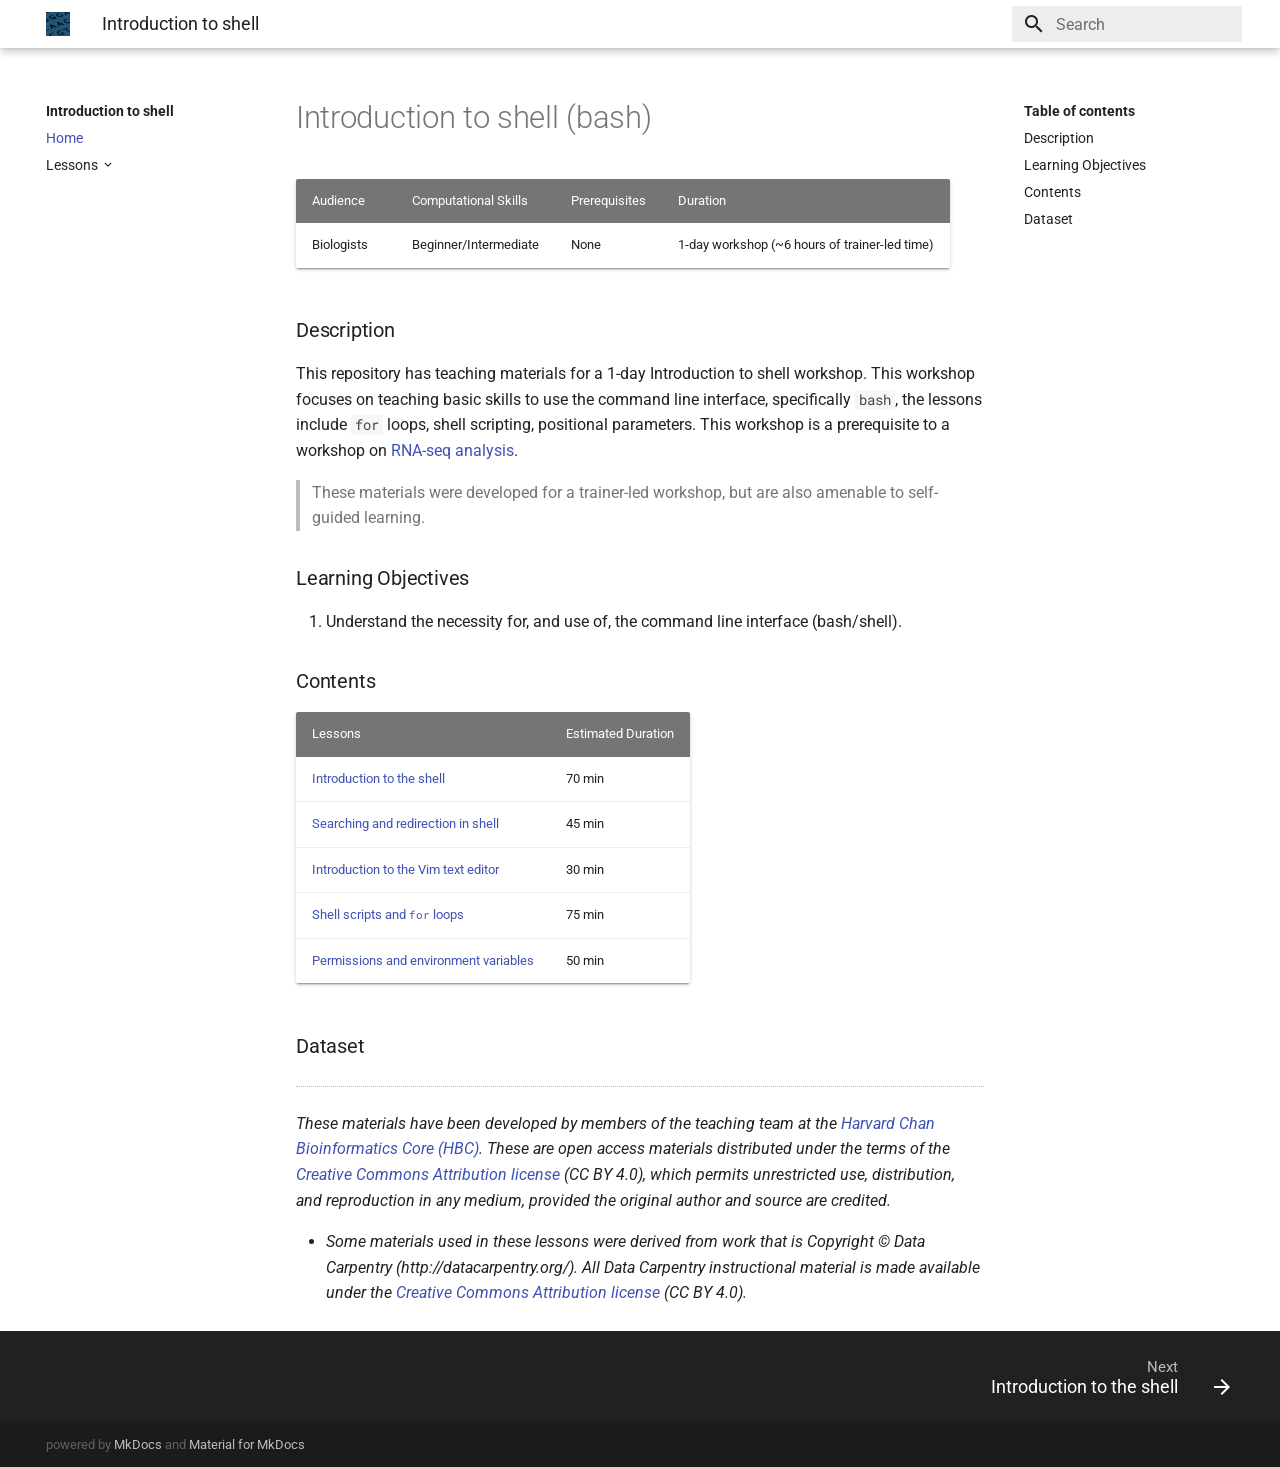
<file: index.html>
<!DOCTYPE html>
<html lang="en" class="no-js">
  <head>
    
      <meta charset="utf-8">
      <meta name="viewport" content="width=device-width,initial-scale=1">
      <meta http-equiv="x-ua-compatible" content="ie=edge">
      
      
      
      
        <meta name="lang:clipboard.copy" content="Copy to clipboard">
      
        <meta name="lang:clipboard.copied" content="Copied to clipboard">
      
        <meta name="lang:search.language" content="en">
      
        <meta name="lang:search.pipeline.stopwords" content="True">
      
        <meta name="lang:search.pipeline.trimmer" content="True">
      
        <meta name="lang:search.result.none" content="No matching documents">
      
        <meta name="lang:search.result.one" content="1 matching document">
      
        <meta name="lang:search.result.other" content="# matching documents">
      
        <meta name="lang:search.tokenizer" content="[\s\-]+">
      
      <link rel="shortcut icon" href="./assets/images/favicon.png">
      <meta name="generator" content="mkdocs-0.17.4, mkdocs-material-2.9.2">
    
    
      
        <title>Introduction to shell</title>
      
    
    
      <link rel="stylesheet" href="./assets/stylesheets/application.ba0fd1a6.css">
      
        <link rel="stylesheet" href="./assets/stylesheets/application-palette.6079476c.css">
      
      
        
        
        <meta name="theme-color" content="">
      
    
    
      <script src="./assets/javascripts/modernizr.1aa3b519.js"></script>
    
    
      <link href="https://fonts.gstatic.com" rel="preconnect" crossorigin>
      
        <link rel="stylesheet" href="https://fonts.googleapis.com/css?family=Roboto:300,400,400i,700|Roboto+Mono">
        <style>body,input{font-family:"Roboto","Helvetica Neue",Helvetica,Arial,sans-serif}code,kbd,pre{font-family:"Roboto Mono","Courier New",Courier,monospace}</style>
      
    
    <link rel="stylesheet" href="./assets/fonts/material-icons.css">
    
      <link rel="stylesheet" href="./extra.css">
    
    
  </head>
  
    
    
    <body dir="ltr" data-md-color-primary="white" data-md-color-accent="light-green">
  
    <svg class="md-svg">
      <defs>
        
        
      </defs>
    </svg>
    <input class="md-toggle" data-md-toggle="drawer" type="checkbox" id="__drawer" autocomplete="off">
    <input class="md-toggle" data-md-toggle="search" type="checkbox" id="__search" autocomplete="off">
    <label class="md-overlay" data-md-component="overlay" for="__drawer"></label>
    
      <a href="#introduction-to-shell-bash" tabindex="1" class="md-skip">
        Skip to content
      </a>
    
    
      <header class="md-header" data-md-component="header">
  <nav class="md-header-nav md-grid">
    <div class="md-flex">
      <div class="md-flex__cell md-flex__cell--shrink">
        <a href="." title="Introduction to shell" class="md-header-nav__button md-logo">
          
            <img src="./images/dna-sequence-1600x800.jpg" width="24" height="24">
          
        </a>
      </div>
      <div class="md-flex__cell md-flex__cell--shrink">
        <label class="md-icon md-icon--menu md-header-nav__button" for="__drawer"></label>
      </div>
      <div class="md-flex__cell md-flex__cell--stretch">
        <div class="md-flex__ellipsis md-header-nav__title" data-md-component="title">
          
            
              <span class="md-header-nav__topic">
                Introduction to shell
              </span>
              <span class="md-header-nav__topic">
                Home
              </span>
            
          
        </div>
      </div>
      <div class="md-flex__cell md-flex__cell--shrink">
        
          
            <label class="md-icon md-icon--search md-header-nav__button" for="__search"></label>
            
<div class="md-search" data-md-component="search" role="dialog">
  <label class="md-search__overlay" for="__search"></label>
  <div class="md-search__inner" role="search">
    <form class="md-search__form" name="search">
      <input type="text" class="md-search__input" name="query" placeholder="Search" autocapitalize="off" autocorrect="off" autocomplete="off" spellcheck="false" data-md-component="query" data-md-state="active">
      <label class="md-icon md-search__icon" for="__search"></label>
      <button type="reset" class="md-icon md-search__icon" data-md-component="reset" tabindex="-1">
        &#xE5CD;
      </button>
    </form>
    <div class="md-search__output">
      <div class="md-search__scrollwrap" data-md-scrollfix>
        <div class="md-search-result" data-md-component="result">
          <div class="md-search-result__meta">
            Type to start searching
          </div>
          <ol class="md-search-result__list"></ol>
        </div>
      </div>
    </div>
  </div>
</div>
          
        
      </div>
      
    </div>
  </nav>
</header>
    
    <div class="md-container">
      
        
      
      
      <main class="md-main">
        <div class="md-main__inner md-grid" data-md-component="container">
          
            
              <div class="md-sidebar md-sidebar--primary" data-md-component="navigation">
                <div class="md-sidebar__scrollwrap">
                  <div class="md-sidebar__inner">
                    <nav class="md-nav md-nav--primary" data-md-level="0">
  <label class="md-nav__title md-nav__title--site" for="__drawer">
    <span class="md-nav__button md-logo">
      
        <img src="./images/dna-sequence-1600x800.jpg" width="48" height="48">
      
    </span>
    Introduction to shell
  </label>
  
  <ul class="md-nav__list" data-md-scrollfix>
    
      
      
      

  


  <li class="md-nav__item md-nav__item--active">
    
    <input class="md-toggle md-nav__toggle" data-md-toggle="toc" type="checkbox" id="__toc">
    
      
    
    
      <label class="md-nav__link md-nav__link--active" for="__toc">
        Home
      </label>
    
    <a href="." title="Home" class="md-nav__link md-nav__link--active">
      Home
    </a>
    
      
<nav class="md-nav md-nav--secondary">
  
  
    
  
  
    <label class="md-nav__title" for="__toc">Table of contents</label>
    <ul class="md-nav__list" data-md-scrollfix>
      
        <li class="md-nav__item">
  <a href="#description" title="Description" class="md-nav__link">
    Description
  </a>
  
</li>
      
        <li class="md-nav__item">
  <a href="#learning-objectives" title="Learning Objectives" class="md-nav__link">
    Learning Objectives
  </a>
  
</li>
      
        <li class="md-nav__item">
  <a href="#contents" title="Contents" class="md-nav__link">
    Contents
  </a>
  
</li>
      
        <li class="md-nav__item">
  <a href="#dataset" title="Dataset" class="md-nav__link">
    Dataset
  </a>
  
</li>
      
      
      
      
      
    </ul>
  
</nav>
    
  </li>

    
      
      
      


  <li class="md-nav__item md-nav__item--nested">
    
      <input class="md-toggle md-nav__toggle" data-md-toggle="nav-2" type="checkbox" id="nav-2">
    
    <label class="md-nav__link" for="nav-2">
      Lessons
    </label>
    <nav class="md-nav" data-md-component="collapsible" data-md-level="1">
      <label class="md-nav__title" for="nav-2">
        Lessons
      </label>
      <ul class="md-nav__list" data-md-scrollfix>
        
        
          
          
          


  <li class="md-nav__item">
    <a href="01_the_filesystem/" title="Introduction to the shell" class="md-nav__link">
      Introduction to the shell
    </a>
  </li>

        
          
          
          


  <li class="md-nav__item">
    <a href="02_searching_files/" title="Searching and redirection in shell" class="md-nav__link">
      Searching and redirection in shell
    </a>
  </li>

        
          
          
          


  <li class="md-nav__item">
    <a href="03_vim/" title="Introduction to the `vim` text editor" class="md-nav__link">
      Introduction to the `vim` text editor
    </a>
  </li>

        
          
          
          


  <li class="md-nav__item">
    <a href="04_loops_and_scripts/" title="Shell scripts and `for` loops" class="md-nav__link">
      Shell scripts and `for` loops
    </a>
  </li>

        
          
          
          


  <li class="md-nav__item">
    <a href="05_permissions_and_environment_variables/" title="Permissions and environment variable" class="md-nav__link">
      Permissions and environment variable
    </a>
  </li>

        
      </ul>
    </nav>
  </li>

    
  </ul>
</nav>
                  </div>
                </div>
              </div>
            
            
              <div class="md-sidebar md-sidebar--secondary" data-md-component="toc">
                <div class="md-sidebar__scrollwrap">
                  <div class="md-sidebar__inner">
                    
<nav class="md-nav md-nav--secondary">
  
  
    
  
  
    <label class="md-nav__title" for="__toc">Table of contents</label>
    <ul class="md-nav__list" data-md-scrollfix>
      
        <li class="md-nav__item">
  <a href="#description" title="Description" class="md-nav__link">
    Description
  </a>
  
</li>
      
        <li class="md-nav__item">
  <a href="#learning-objectives" title="Learning Objectives" class="md-nav__link">
    Learning Objectives
  </a>
  
</li>
      
        <li class="md-nav__item">
  <a href="#contents" title="Contents" class="md-nav__link">
    Contents
  </a>
  
</li>
      
        <li class="md-nav__item">
  <a href="#dataset" title="Dataset" class="md-nav__link">
    Dataset
  </a>
  
</li>
      
      
      
      
      
    </ul>
  
</nav>
                  </div>
                </div>
              </div>
            
          
          <div class="md-content">
            <article class="md-content__inner md-typeset">
              
                
                
                <h1 id="introduction-to-shell-bash">Introduction to shell (bash)</h1>
<table>
<thead>
<tr>
<th align="left">Audience</th>
<th align="left">Computational Skills</th>
<th align="left">Prerequisites</th>
<th align="left">Duration</th>
</tr>
</thead>
<tbody>
<tr>
<td align="left">Biologists</td>
<td align="left">Beginner/Intermediate</td>
<td align="left">None</td>
<td align="left">1-day workshop (~6 hours of trainer-led time)</td>
</tr>
</tbody>
</table>
<h3 id="description">Description</h3>
<p>This repository has teaching materials for a 1-day Introduction to shell workshop. This workshop focuses on teaching basic skills to use the command line interface, specifically <code>bash</code>, the lessons include <code>for</code> loops, shell scripting, positional parameters. This workshop is a prerequisite to a workshop on <a href="https://hbctraining.github.io/Intro-to-rnaseq-hpc-O2/">RNA-seq analysis</a>.</p>
<blockquote>
<p>These materials were developed for a trainer-led workshop, but are also amenable to self-guided learning.</p>
</blockquote>
<h3 id="learning-objectives">Learning Objectives</h3>
<ol>
<li>Understand the necessity for, and use of, the command line interface (bash/shell).</li>
</ol>
<h3 id="contents">Contents</h3>
<table>
<thead>
<tr>
<th align="left">Lessons</th>
<th align="left">Estimated Duration</th>
</tr>
</thead>
<tbody>
<tr>
<td align="left"><a href="01_the_filesystem/">Introduction to the shell</a></td>
<td align="left">70 min</td>
</tr>
<tr>
<td align="left"><a href="02_searching_files/">Searching and redirection in shell</a></td>
<td align="left">45 min</td>
</tr>
<tr>
<td align="left"><a href="03_vim/">Introduction to the Vim text editor</a></td>
<td align="left">30 min</td>
</tr>
<tr>
<td align="left"><a href="04_loops_and_scripts/">Shell scripts and <code>for</code> loops</a></td>
<td align="left">75 min</td>
</tr>
<tr>
<td align="left"><a href="05_permissions_and_environment_variables/">Permissions and environment variables</a></td>
<td align="left">50 min</td>
</tr>
</tbody>
</table>
<h3 id="dataset">Dataset</h3>
<hr />
<p><em>These materials have been developed by members of the teaching team at the <a href="http://bioinformatics.sph.harvard.edu/">Harvard Chan Bioinformatics Core (HBC)</a>. These are open access materials distributed under the terms of the <a href="https://creativecommons.org/licenses/by/4.0/">Creative Commons Attribution license</a> (CC BY 4.0), which permits unrestricted use, distribution, and reproduction in any medium, provided the original author and source are credited.</em></p>
<ul>
<li><em>Some materials used in these lessons were derived from work that is Copyright © Data Carpentry (http://datacarpentry.org/). 
All Data Carpentry instructional material is made available under the <a href="https://creativecommons.org/licenses/by/4.0/">Creative Commons Attribution license</a> (CC BY 4.0).</em></li>
</ul>
                
                  
                
              
              
                


              
            </article>
          </div>
        </div>
      </main>
      
        
<footer class="md-footer">
  
    <div class="md-footer-nav">
      <nav class="md-footer-nav__inner md-grid">
        
        
          <a href="01_the_filesystem/" title="Introduction to the shell" class="md-flex md-footer-nav__link md-footer-nav__link--next" rel="next">
            <div class="md-flex__cell md-flex__cell--stretch md-footer-nav__title">
              <span class="md-flex__ellipsis">
                <span class="md-footer-nav__direction">
                  Next
                </span>
                Introduction to the shell
              </span>
            </div>
            <div class="md-flex__cell md-flex__cell--shrink">
              <i class="md-icon md-icon--arrow-forward md-footer-nav__button"></i>
            </div>
          </a>
        
      </nav>
    </div>
  
  <div class="md-footer-meta md-typeset">
    <div class="md-footer-meta__inner md-grid">
      <div class="md-footer-copyright">
        
        powered by
        <a href="https://www.mkdocs.org">MkDocs</a>
        and
        <a href="https://squidfunk.github.io/mkdocs-material/">
          Material for MkDocs</a>
      </div>
      
        
      
    </div>
  </div>
</footer>
      
    </div>
    
      <script src="./assets/javascripts/application.a59e2a89.js"></script>
      
      <script>app.initialize({version:"0.17.4",url:{base:"."}})</script>
      
    
    
      
    
  </body>
</html>
</file>
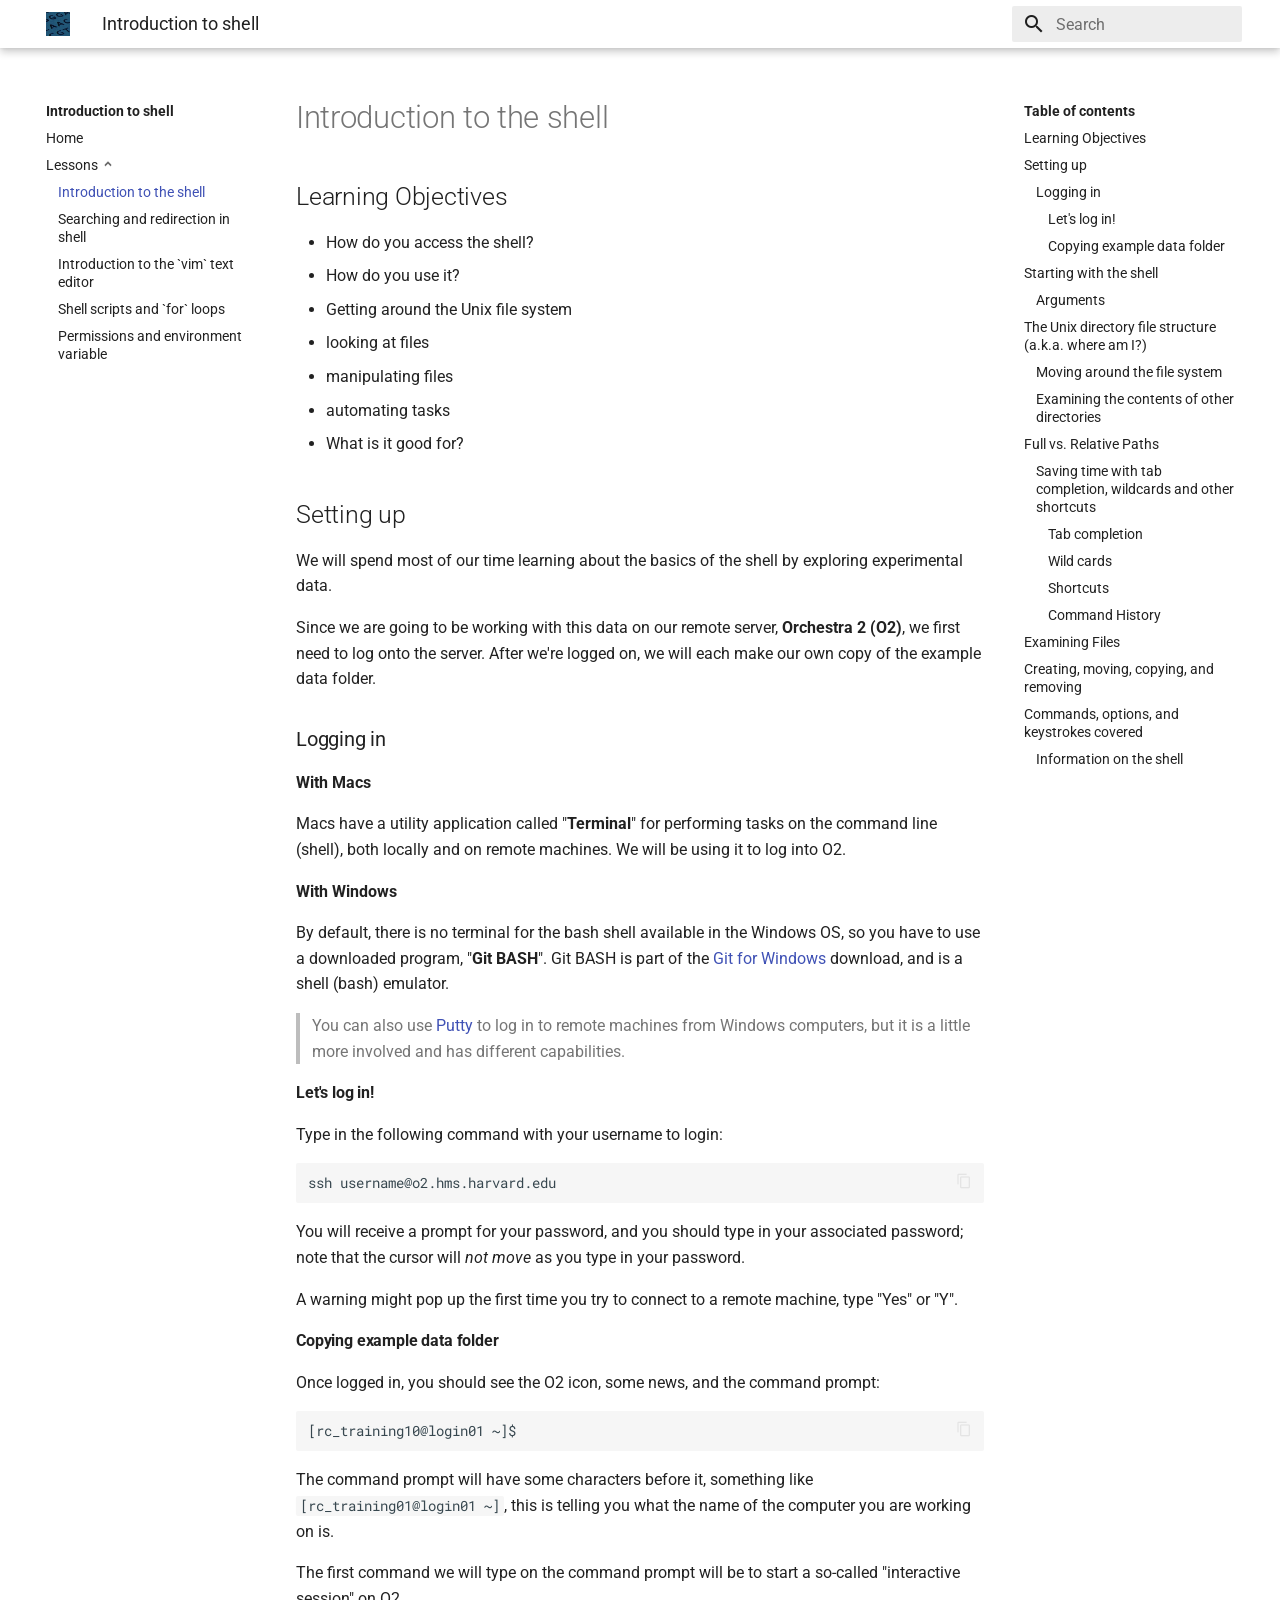
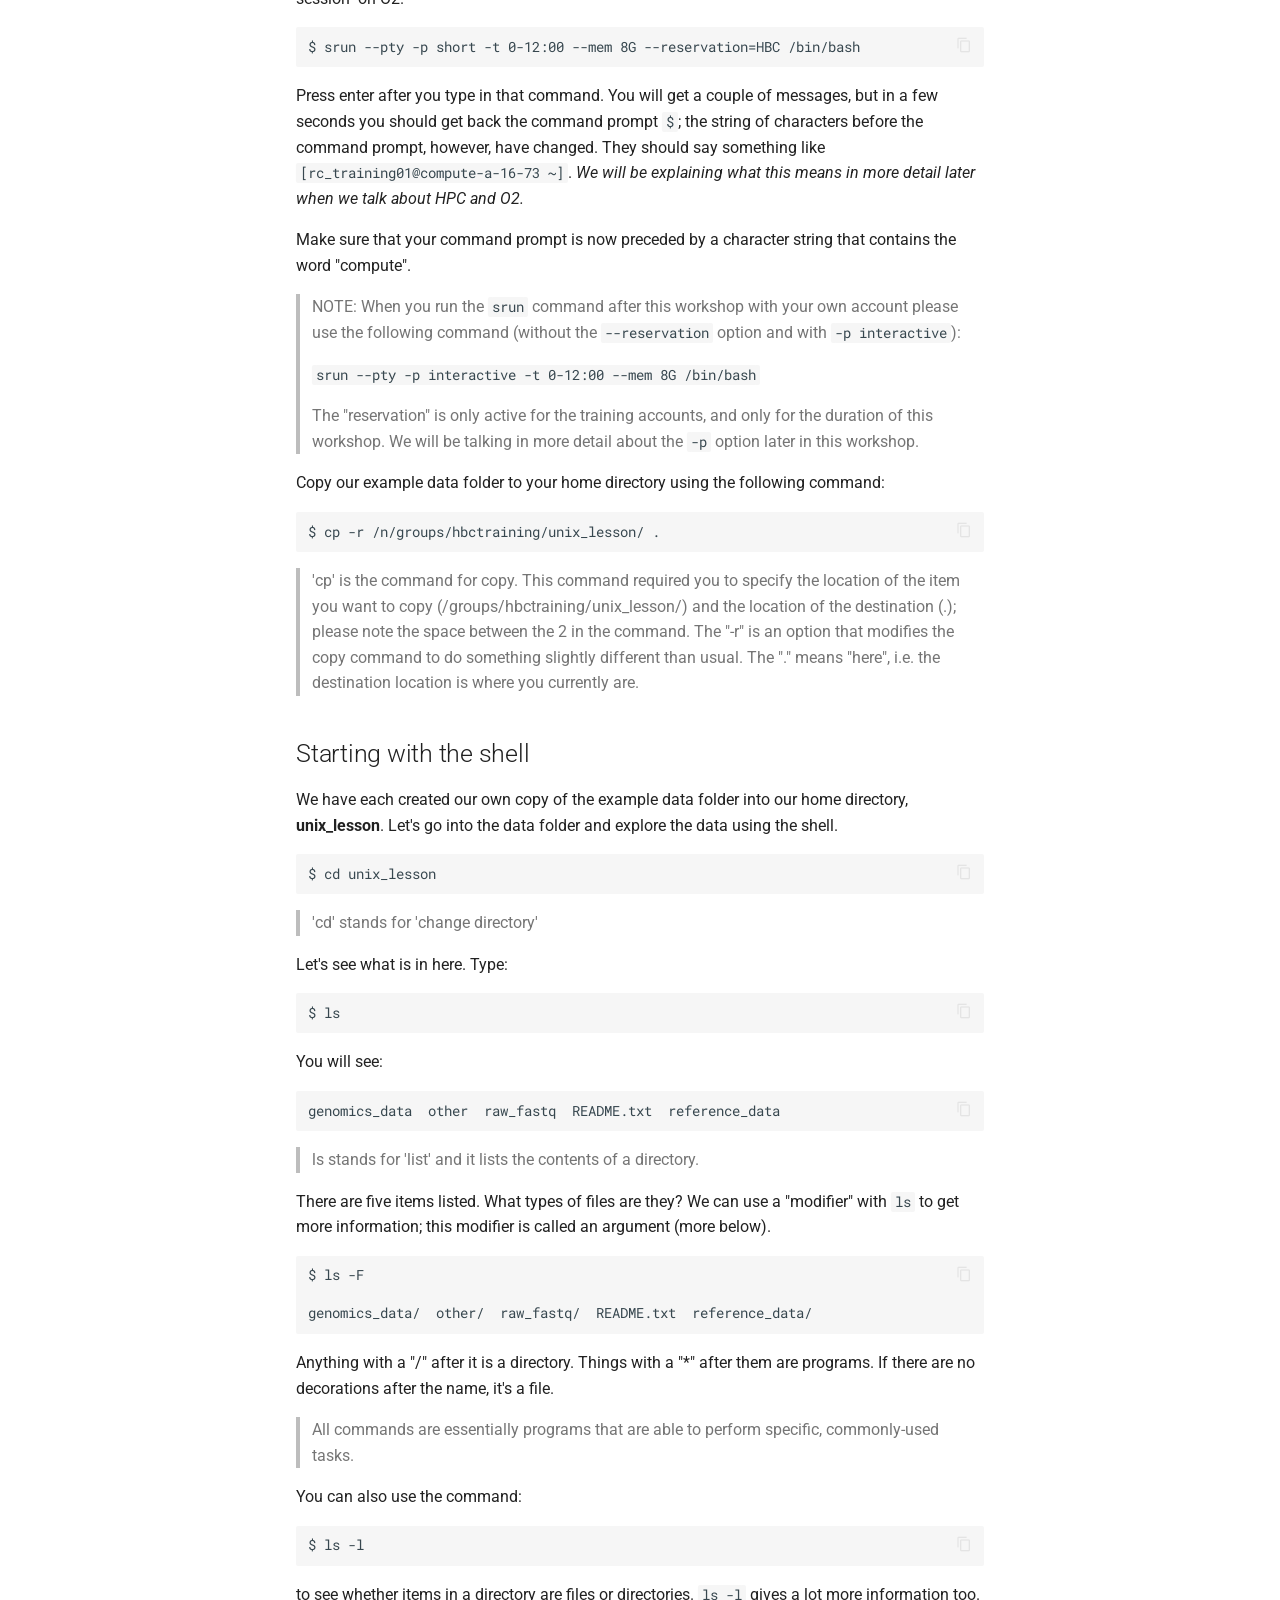
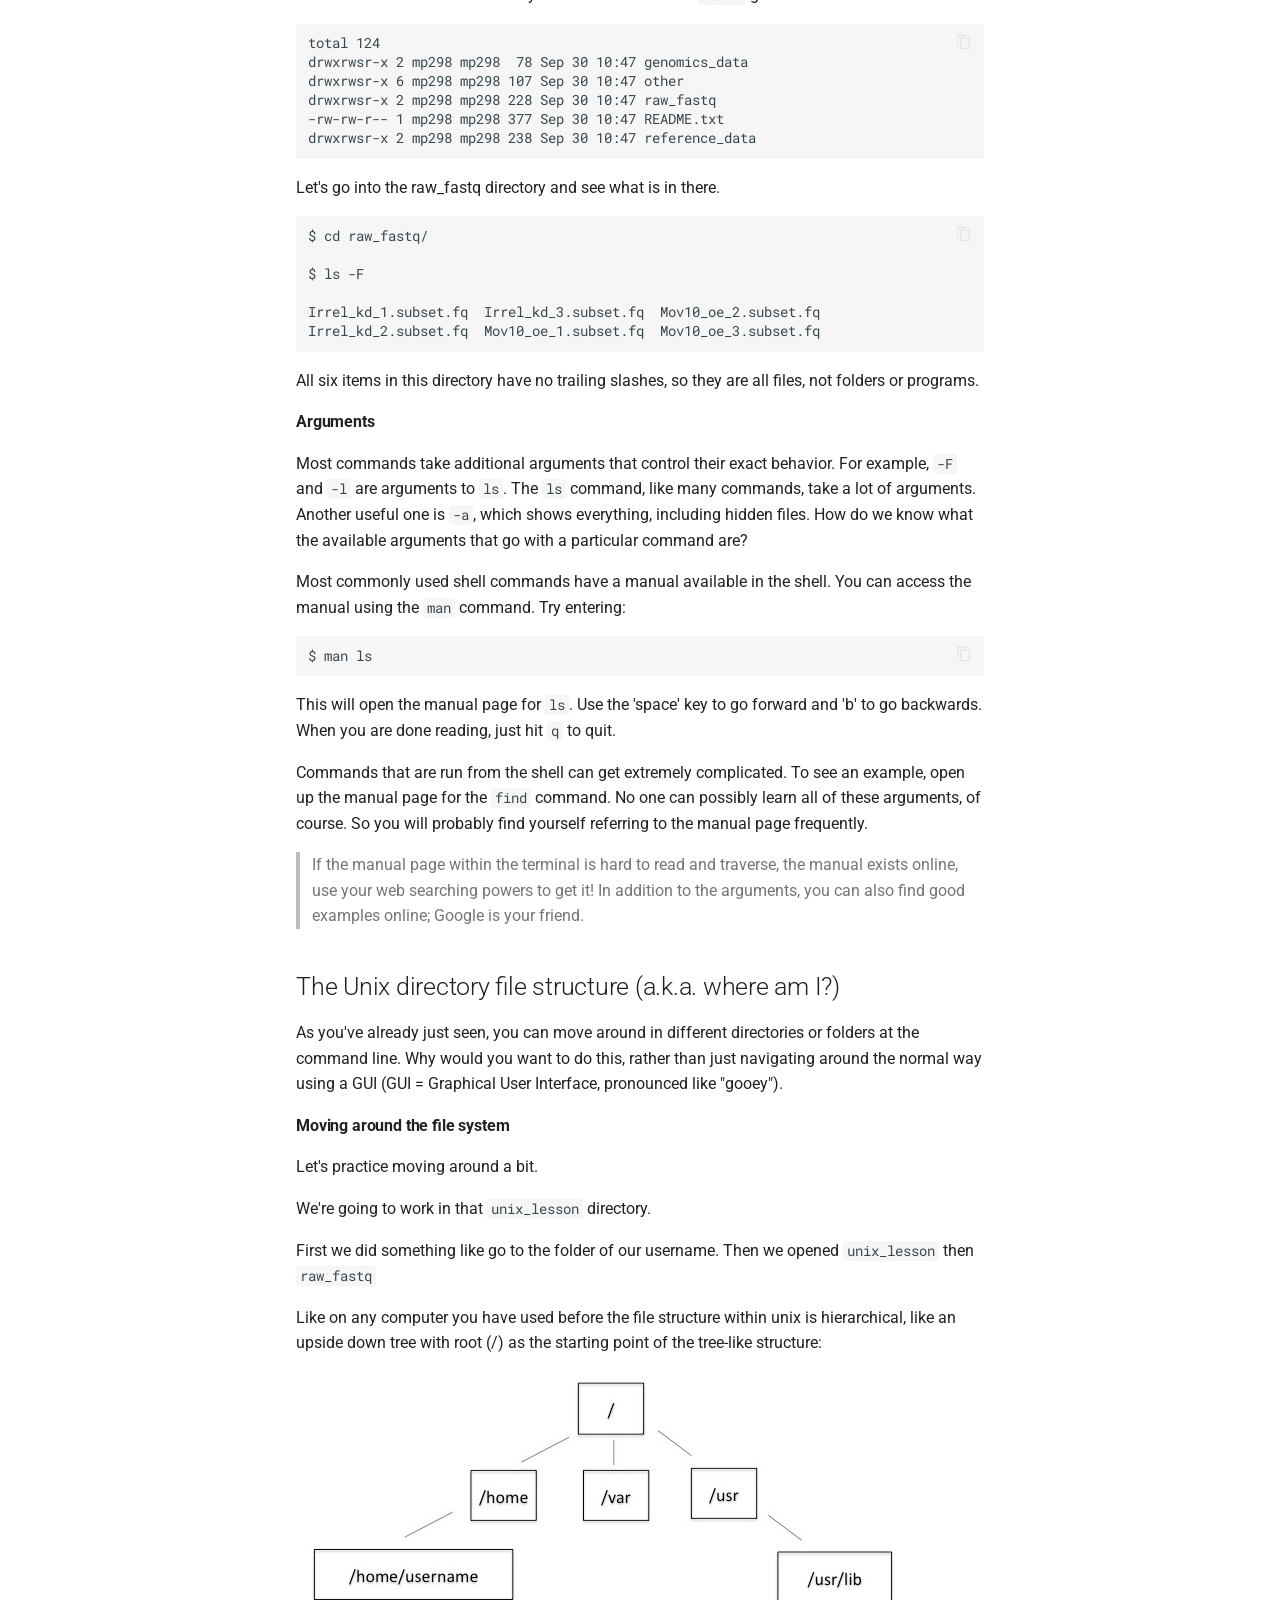
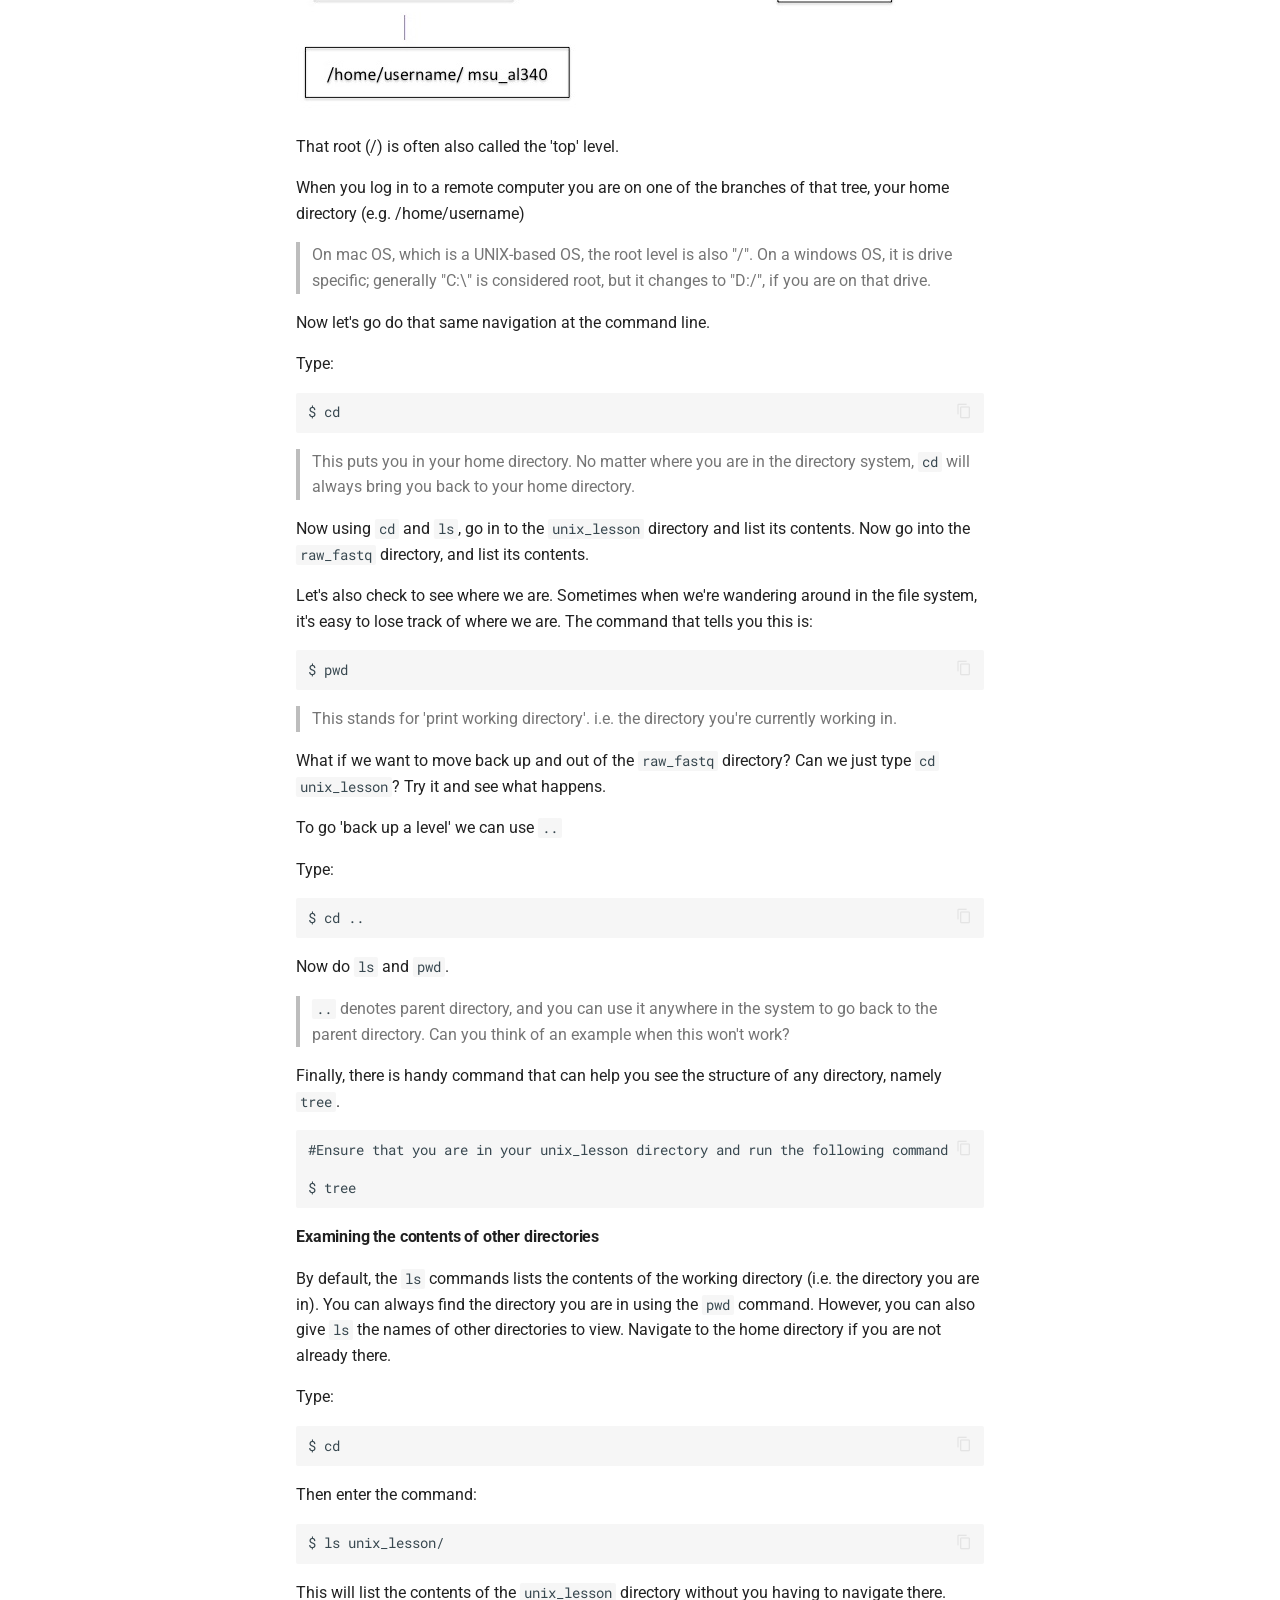
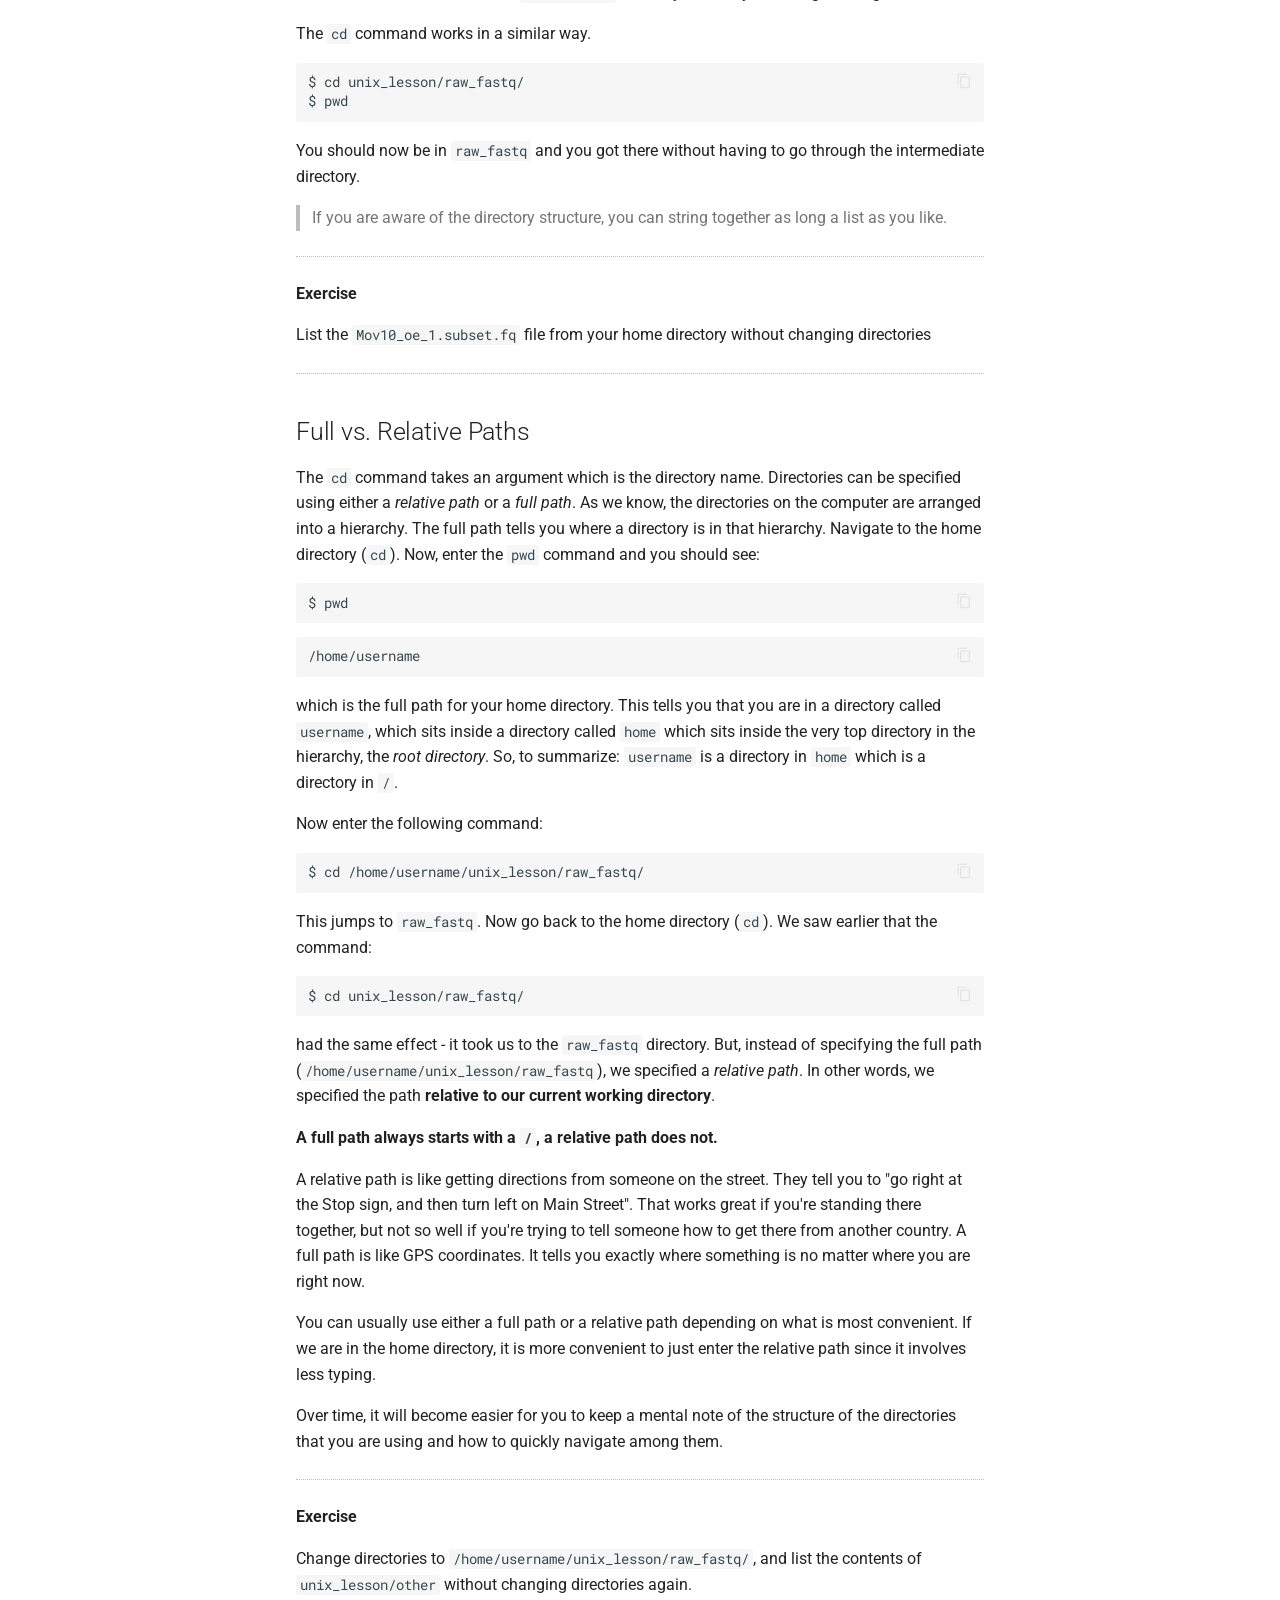
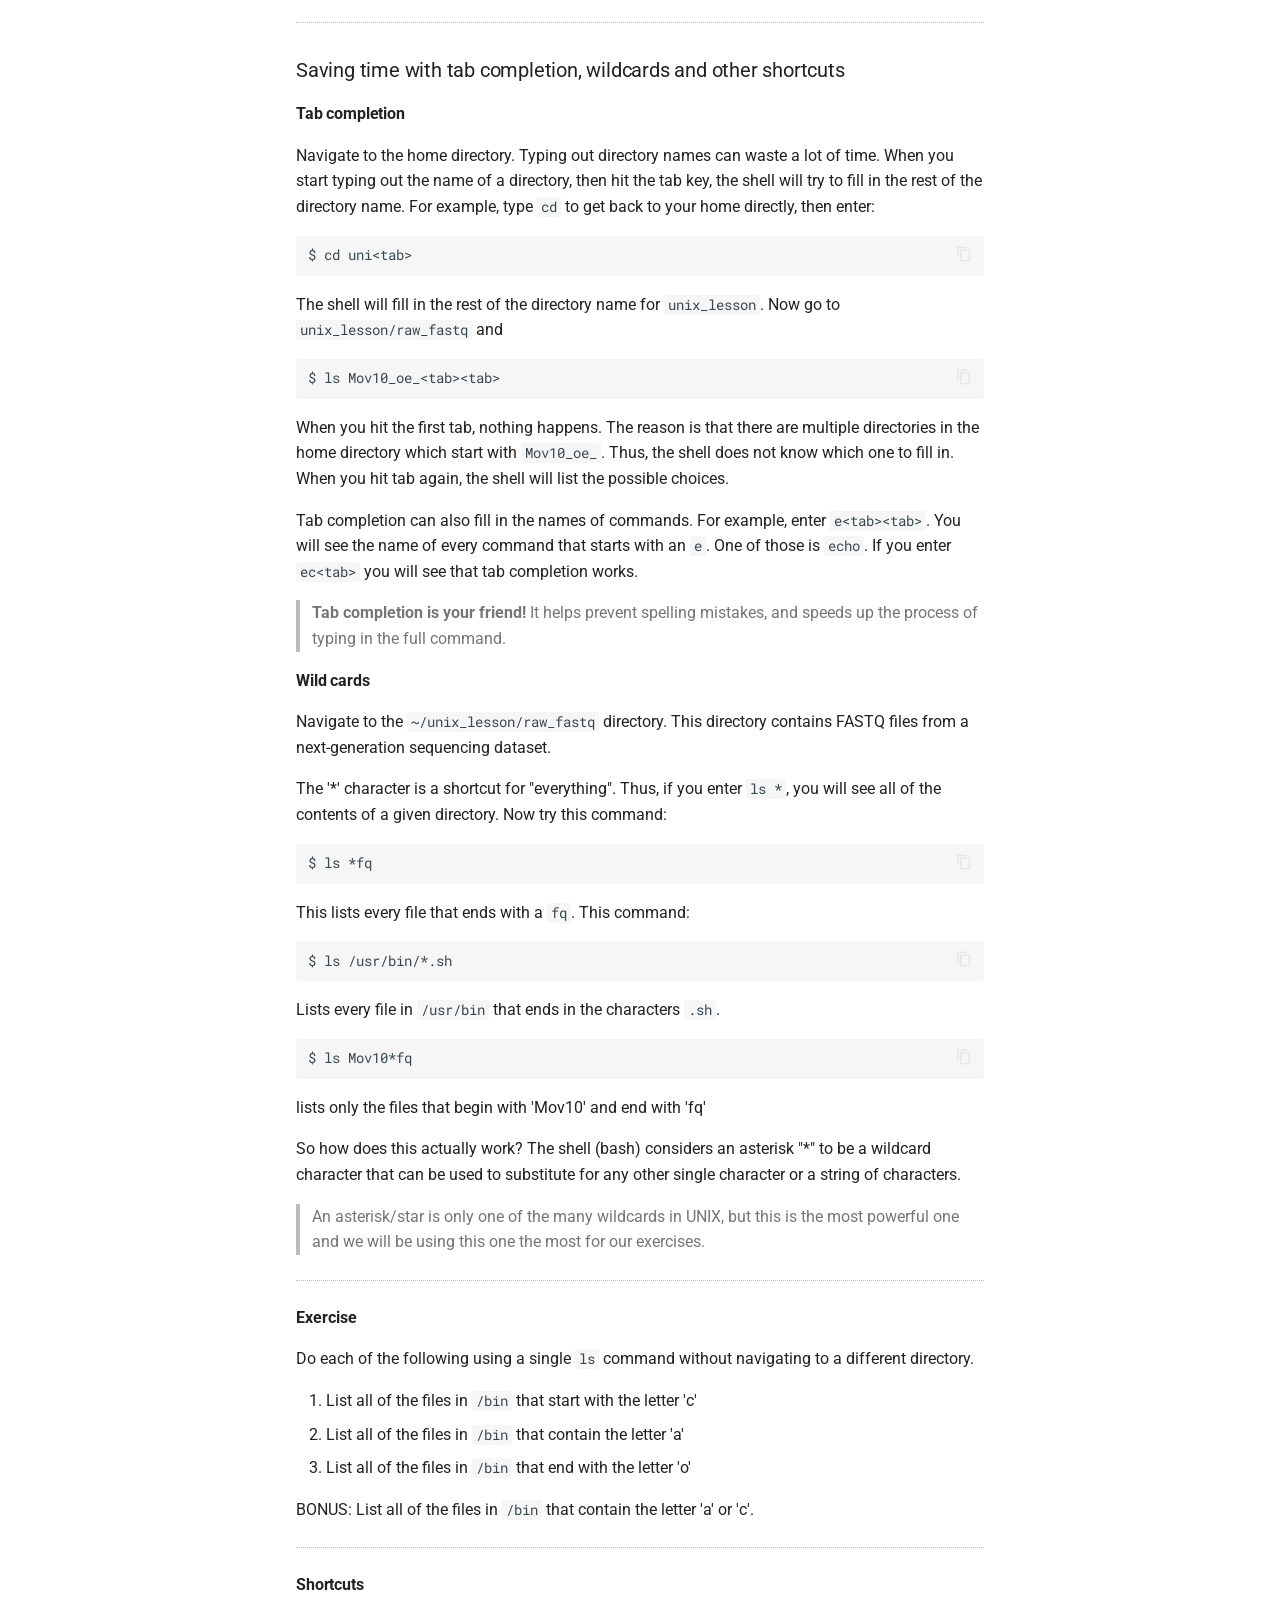
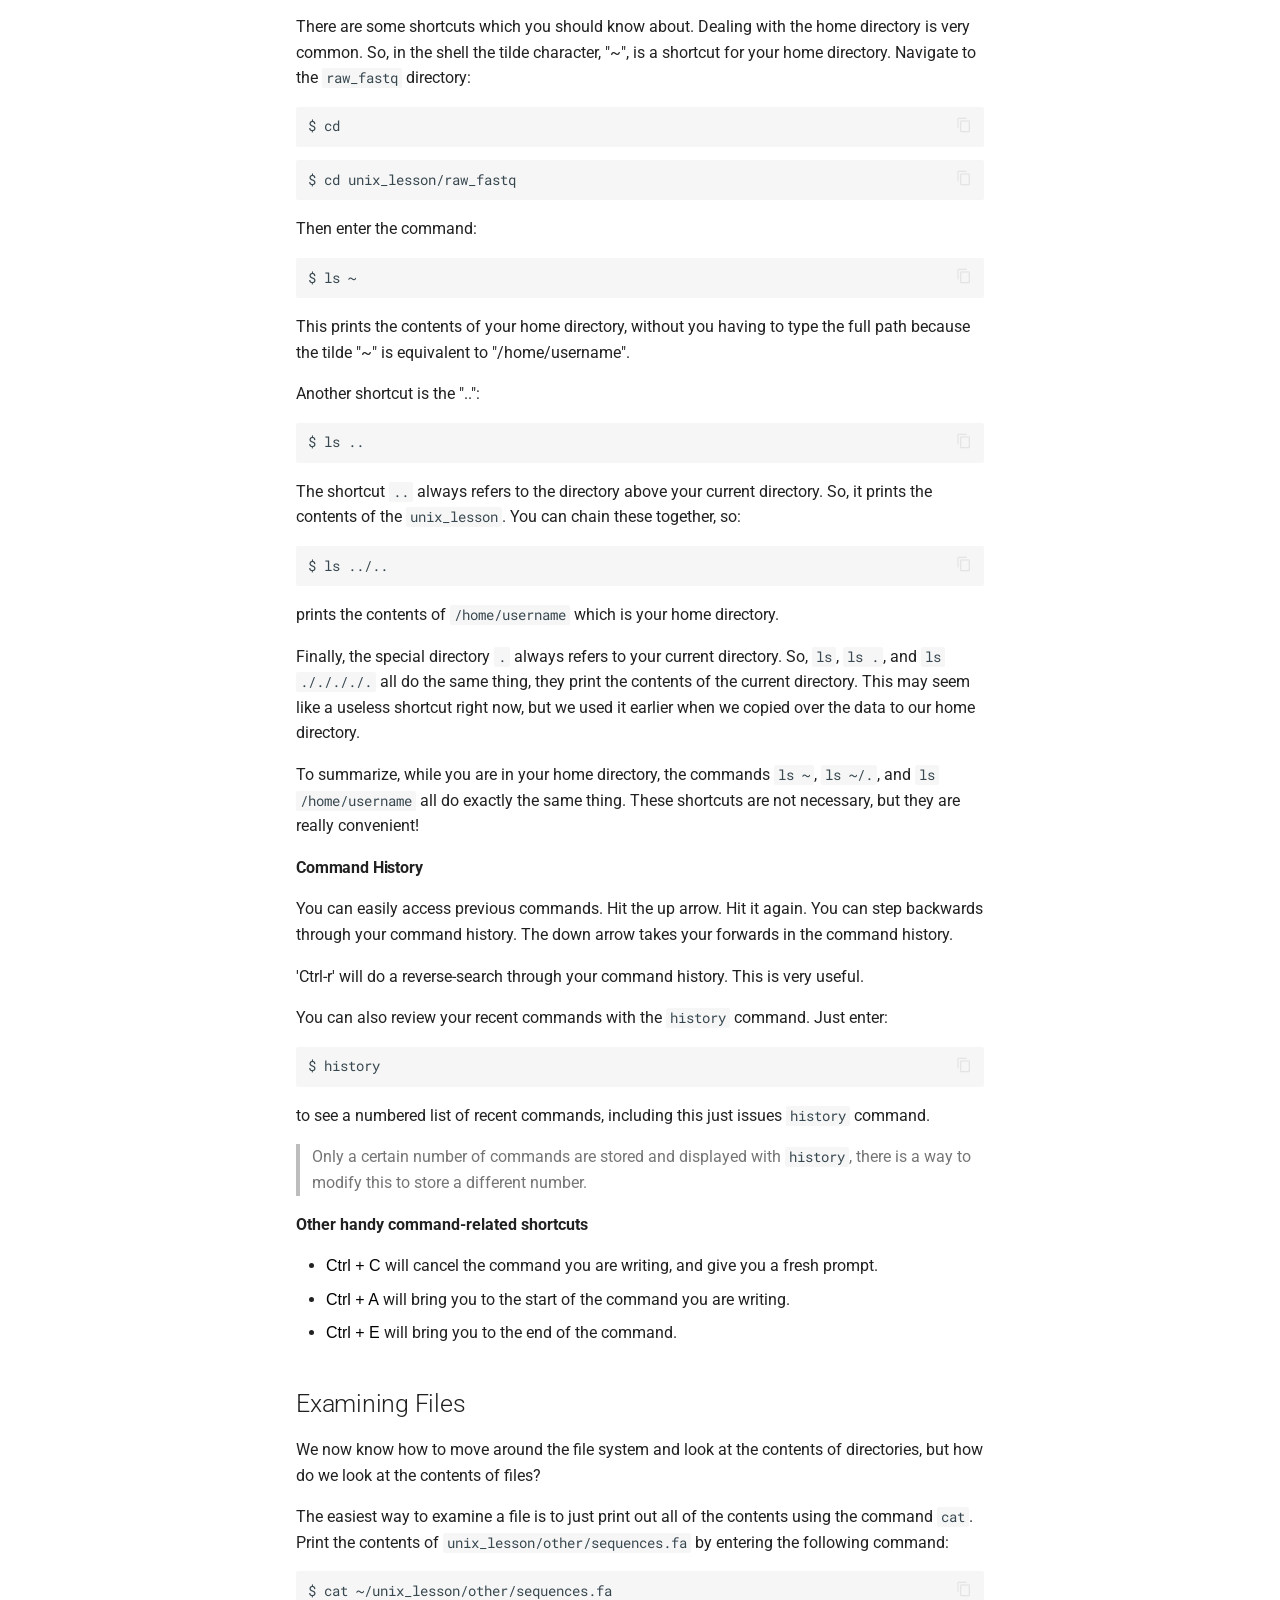
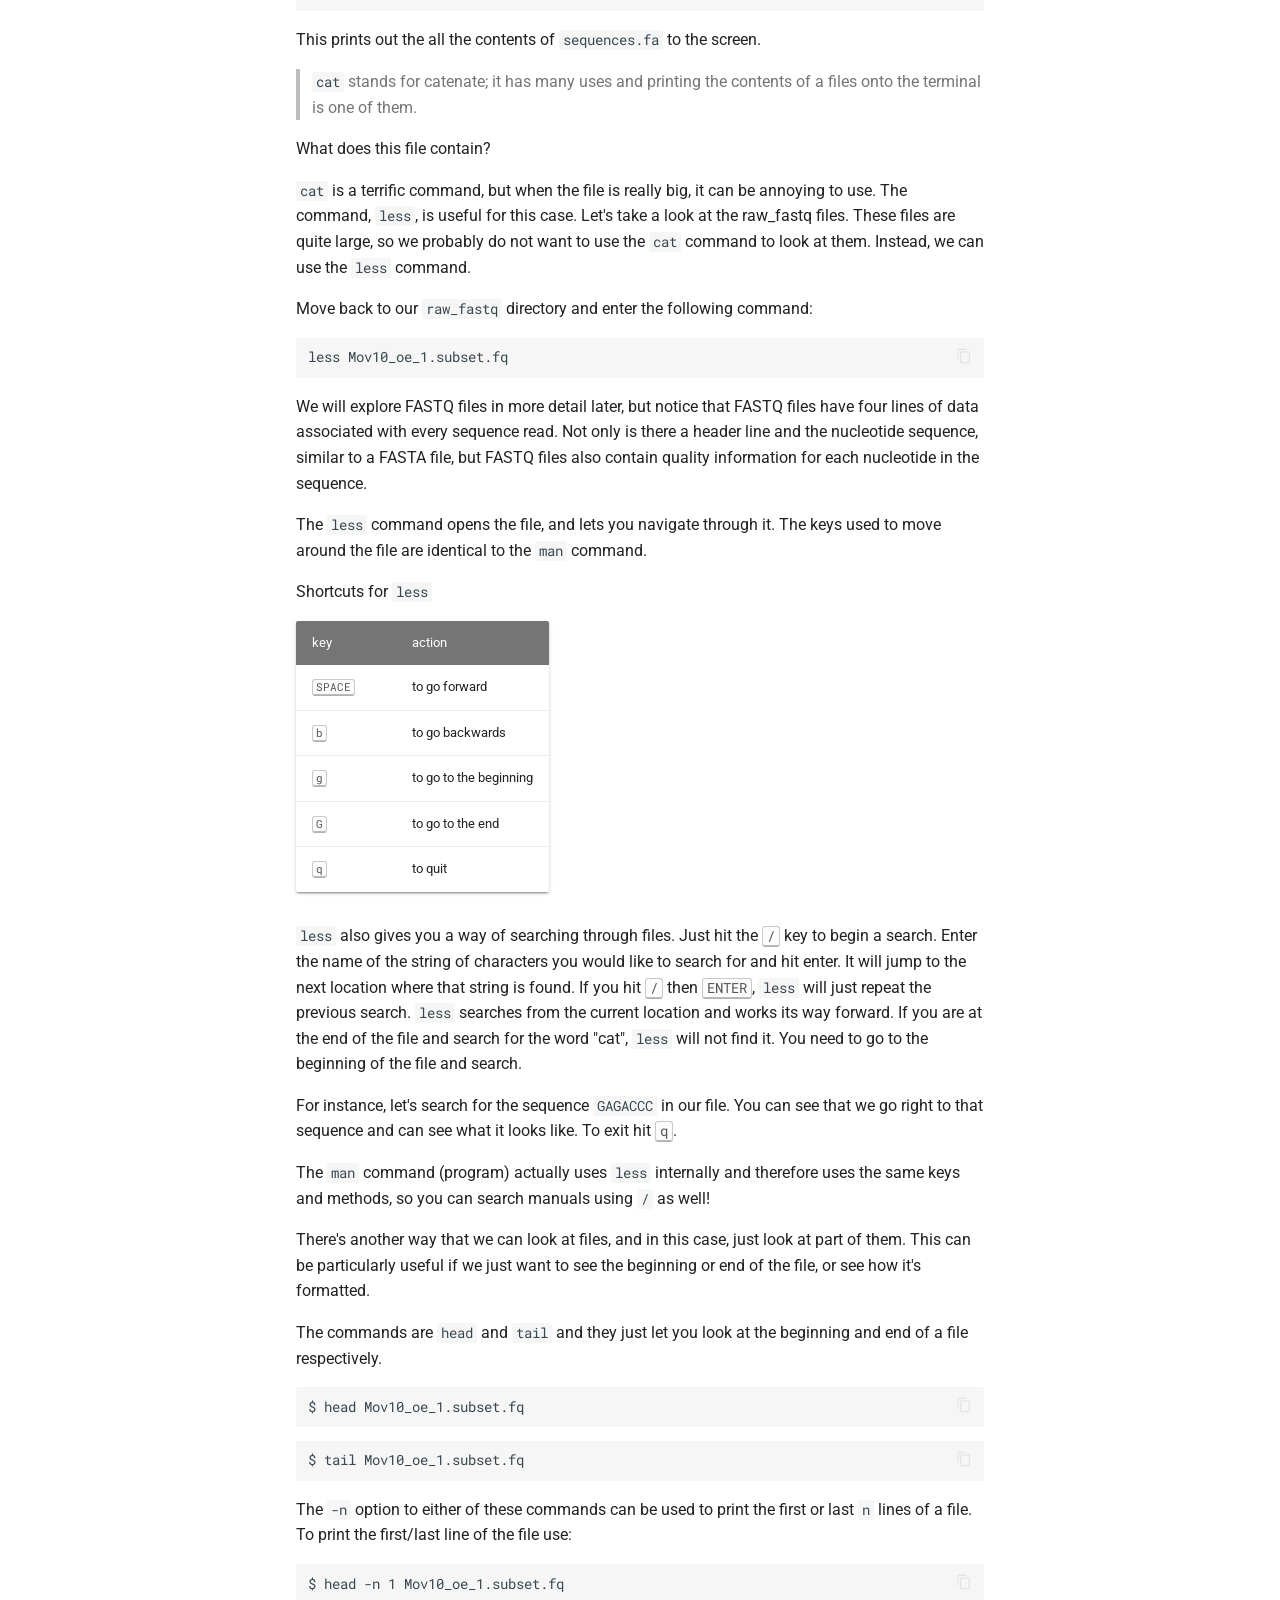
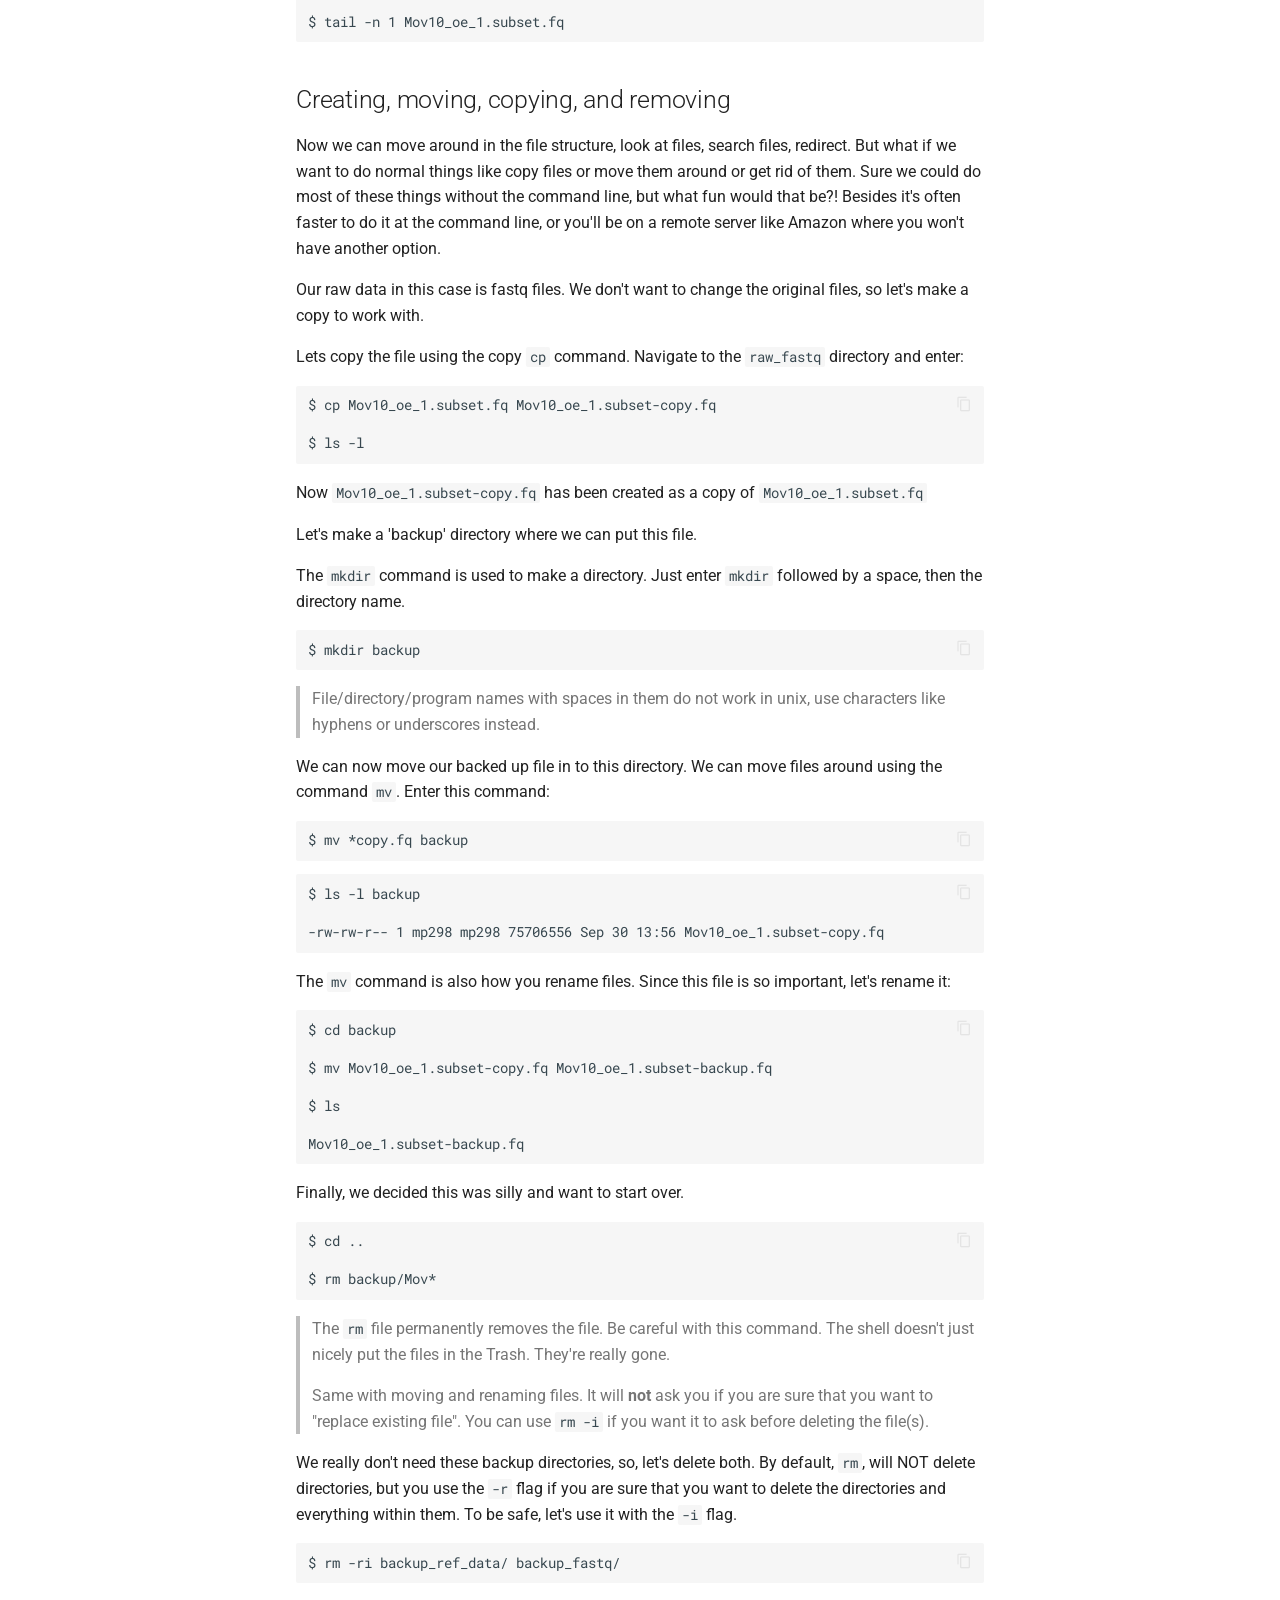
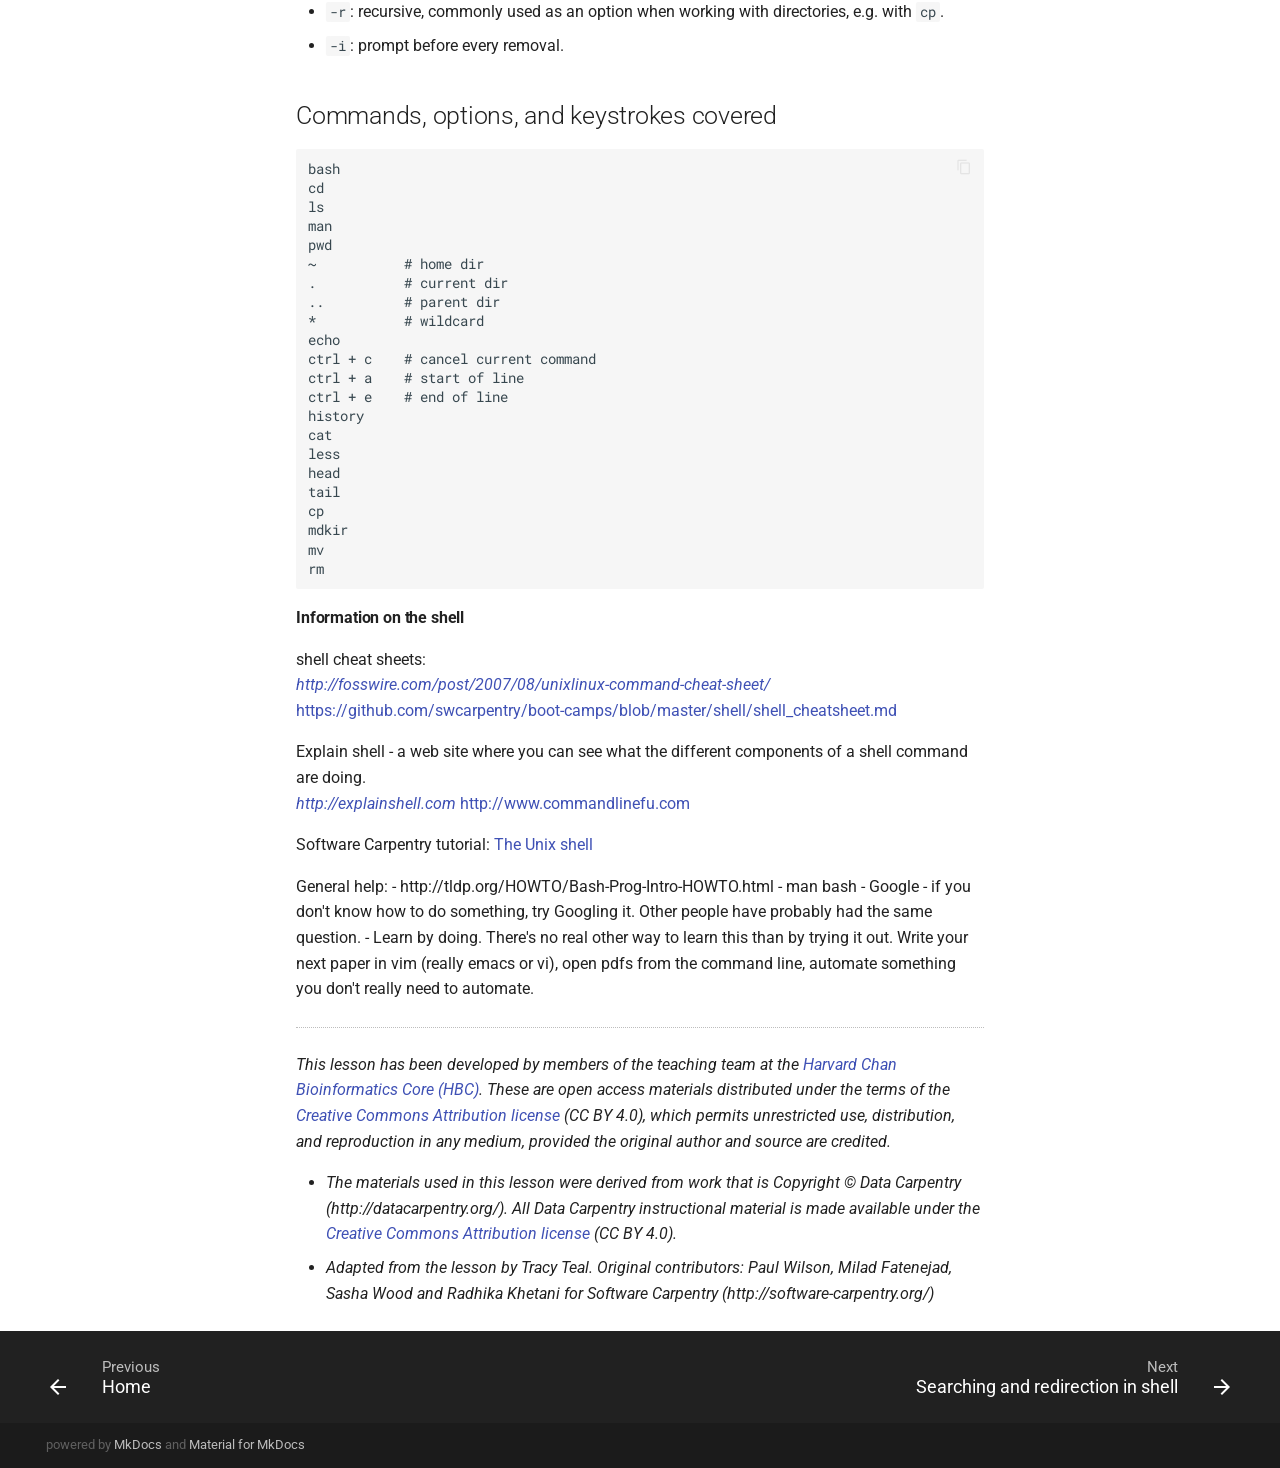
<file: 01_the_filesystem/index.html>
<!DOCTYPE html>
<html lang="en" class="no-js">
  <head>
    
      <meta charset="utf-8">
      <meta name="viewport" content="width=device-width,initial-scale=1">
      <meta http-equiv="x-ua-compatible" content="ie=edge">
      
      
      
        <meta name="author" content=""">
      
      
        <meta name="lang:clipboard.copy" content="Copy to clipboard">
      
        <meta name="lang:clipboard.copied" content="Copied to clipboard">
      
        <meta name="lang:search.language" content="en">
      
        <meta name="lang:search.pipeline.stopwords" content="True">
      
        <meta name="lang:search.pipeline.trimmer" content="True">
      
        <meta name="lang:search.result.none" content="No matching documents">
      
        <meta name="lang:search.result.one" content="1 matching document">
      
        <meta name="lang:search.result.other" content="# matching documents">
      
        <meta name="lang:search.tokenizer" content="[\s\-]+">
      
      <link rel="shortcut icon" href="../assets/images/favicon.png">
      <meta name="generator" content="mkdocs-0.17.4, mkdocs-material-2.9.2">
    
    
      
        <title>"The Shell"</title>
      
    
    
      <link rel="stylesheet" href="../assets/stylesheets/application.ba0fd1a6.css">
      
        <link rel="stylesheet" href="../assets/stylesheets/application-palette.6079476c.css">
      
      
        
        
        <meta name="theme-color" content="">
      
    
    
      <script src="../assets/javascripts/modernizr.1aa3b519.js"></script>
    
    
      <link href="https://fonts.gstatic.com" rel="preconnect" crossorigin>
      
        <link rel="stylesheet" href="https://fonts.googleapis.com/css?family=Roboto:300,400,400i,700|Roboto+Mono">
        <style>body,input{font-family:"Roboto","Helvetica Neue",Helvetica,Arial,sans-serif}code,kbd,pre{font-family:"Roboto Mono","Courier New",Courier,monospace}</style>
      
    
    <link rel="stylesheet" href="../assets/fonts/material-icons.css">
    
      <link rel="stylesheet" href="../extra.css">
    
    
  </head>
  
    
    
    <body dir="ltr" data-md-color-primary="white" data-md-color-accent="light-green">
  
    <svg class="md-svg">
      <defs>
        
        
      </defs>
    </svg>
    <input class="md-toggle" data-md-toggle="drawer" type="checkbox" id="__drawer" autocomplete="off">
    <input class="md-toggle" data-md-toggle="search" type="checkbox" id="__search" autocomplete="off">
    <label class="md-overlay" data-md-component="overlay" for="__drawer"></label>
    
      <a href="#learning-objectives" tabindex="1" class="md-skip">
        Skip to content
      </a>
    
    
      <header class="md-header" data-md-component="header">
  <nav class="md-header-nav md-grid">
    <div class="md-flex">
      <div class="md-flex__cell md-flex__cell--shrink">
        <a href=".." title="Introduction to shell" class="md-header-nav__button md-logo">
          
            <img src="../images/dna-sequence-1600x800.jpg" width="24" height="24">
          
        </a>
      </div>
      <div class="md-flex__cell md-flex__cell--shrink">
        <label class="md-icon md-icon--menu md-header-nav__button" for="__drawer"></label>
      </div>
      <div class="md-flex__cell md-flex__cell--stretch">
        <div class="md-flex__ellipsis md-header-nav__title" data-md-component="title">
          
            
              <span class="md-header-nav__topic">
                Introduction to shell
              </span>
              <span class="md-header-nav__topic">
                Introduction to the shell
              </span>
            
          
        </div>
      </div>
      <div class="md-flex__cell md-flex__cell--shrink">
        
          
            <label class="md-icon md-icon--search md-header-nav__button" for="__search"></label>
            
<div class="md-search" data-md-component="search" role="dialog">
  <label class="md-search__overlay" for="__search"></label>
  <div class="md-search__inner" role="search">
    <form class="md-search__form" name="search">
      <input type="text" class="md-search__input" name="query" placeholder="Search" autocapitalize="off" autocorrect="off" autocomplete="off" spellcheck="false" data-md-component="query" data-md-state="active">
      <label class="md-icon md-search__icon" for="__search"></label>
      <button type="reset" class="md-icon md-search__icon" data-md-component="reset" tabindex="-1">
        &#xE5CD;
      </button>
    </form>
    <div class="md-search__output">
      <div class="md-search__scrollwrap" data-md-scrollfix>
        <div class="md-search-result" data-md-component="result">
          <div class="md-search-result__meta">
            Type to start searching
          </div>
          <ol class="md-search-result__list"></ol>
        </div>
      </div>
    </div>
  </div>
</div>
          
        
      </div>
      
    </div>
  </nav>
</header>
    
    <div class="md-container">
      
        
      
      
      <main class="md-main">
        <div class="md-main__inner md-grid" data-md-component="container">
          
            
              <div class="md-sidebar md-sidebar--primary" data-md-component="navigation">
                <div class="md-sidebar__scrollwrap">
                  <div class="md-sidebar__inner">
                    <nav class="md-nav md-nav--primary" data-md-level="0">
  <label class="md-nav__title md-nav__title--site" for="__drawer">
    <span class="md-nav__button md-logo">
      
        <img src="../images/dna-sequence-1600x800.jpg" width="48" height="48">
      
    </span>
    Introduction to shell
  </label>
  
  <ul class="md-nav__list" data-md-scrollfix>
    
      
      
      


  <li class="md-nav__item">
    <a href=".." title="Home" class="md-nav__link">
      Home
    </a>
  </li>

    
      
      
      

  


  <li class="md-nav__item md-nav__item--active md-nav__item--nested">
    
      <input class="md-toggle md-nav__toggle" data-md-toggle="nav-2" type="checkbox" id="nav-2" checked>
    
    <label class="md-nav__link" for="nav-2">
      Lessons
    </label>
    <nav class="md-nav" data-md-component="collapsible" data-md-level="1">
      <label class="md-nav__title" for="nav-2">
        Lessons
      </label>
      <ul class="md-nav__list" data-md-scrollfix>
        
        
          
          
          

  


  <li class="md-nav__item md-nav__item--active">
    
    <input class="md-toggle md-nav__toggle" data-md-toggle="toc" type="checkbox" id="__toc">
    
    
      <label class="md-nav__link md-nav__link--active" for="__toc">
        Introduction to the shell
      </label>
    
    <a href="./" title="Introduction to the shell" class="md-nav__link md-nav__link--active">
      Introduction to the shell
    </a>
    
      
<nav class="md-nav md-nav--secondary">
  
  
  
    <label class="md-nav__title" for="__toc">Table of contents</label>
    <ul class="md-nav__list" data-md-scrollfix>
      
        <li class="md-nav__item">
  <a href="#learning-objectives" title="Learning Objectives" class="md-nav__link">
    Learning Objectives
  </a>
  
</li>
      
        <li class="md-nav__item">
  <a href="#setting-up" title="Setting up" class="md-nav__link">
    Setting up
  </a>
  
    <nav class="md-nav">
      <ul class="md-nav__list">
        
          <li class="md-nav__item">
  <a href="#logging-in" title="Logging in" class="md-nav__link">
    Logging in
  </a>
  
    <nav class="md-nav">
      <ul class="md-nav__list">
        
          <li class="md-nav__item">
  <a href="#lets-log-in" title="Let's log in!" class="md-nav__link">
    Let's log in!
  </a>
  
</li>
        
          <li class="md-nav__item">
  <a href="#copying-example-data-folder" title="Copying example data folder" class="md-nav__link">
    Copying example data folder
  </a>
  
</li>
        
      </ul>
    </nav>
  
</li>
        
      </ul>
    </nav>
  
</li>
      
        <li class="md-nav__item">
  <a href="#starting-with-the-shell" title="Starting with the shell" class="md-nav__link">
    Starting with the shell
  </a>
  
    <nav class="md-nav">
      <ul class="md-nav__list">
        
          <li class="md-nav__item">
  <a href="#arguments" title="Arguments" class="md-nav__link">
    Arguments
  </a>
  
</li>
        
      </ul>
    </nav>
  
</li>
      
        <li class="md-nav__item">
  <a href="#the-unix-directory-file-structure-aka-where-am-i" title="The Unix directory file structure (a.k.a. where am I?)" class="md-nav__link">
    The Unix directory file structure (a.k.a. where am I?)
  </a>
  
    <nav class="md-nav">
      <ul class="md-nav__list">
        
          <li class="md-nav__item">
  <a href="#moving-around-the-file-system" title="Moving around the file system" class="md-nav__link">
    Moving around the file system
  </a>
  
</li>
        
          <li class="md-nav__item">
  <a href="#examining-the-contents-of-other-directories" title="Examining the contents of other directories" class="md-nav__link">
    Examining the contents of other directories
  </a>
  
</li>
        
      </ul>
    </nav>
  
</li>
      
        <li class="md-nav__item">
  <a href="#full-vs-relative-paths" title="Full vs. Relative Paths" class="md-nav__link">
    Full vs. Relative Paths
  </a>
  
    <nav class="md-nav">
      <ul class="md-nav__list">
        
          <li class="md-nav__item">
  <a href="#saving-time-with-tab-completion-wildcards-and-other-shortcuts" title="Saving time with tab completion, wildcards and other shortcuts" class="md-nav__link">
    Saving time with tab completion, wildcards and other shortcuts
  </a>
  
    <nav class="md-nav">
      <ul class="md-nav__list">
        
          <li class="md-nav__item">
  <a href="#tab-completion" title="Tab completion" class="md-nav__link">
    Tab completion
  </a>
  
</li>
        
          <li class="md-nav__item">
  <a href="#wild-cards" title="Wild cards" class="md-nav__link">
    Wild cards
  </a>
  
</li>
        
          <li class="md-nav__item">
  <a href="#shortcuts" title="Shortcuts" class="md-nav__link">
    Shortcuts
  </a>
  
</li>
        
          <li class="md-nav__item">
  <a href="#command-history" title="Command History" class="md-nav__link">
    Command History
  </a>
  
</li>
        
      </ul>
    </nav>
  
</li>
        
      </ul>
    </nav>
  
</li>
      
        <li class="md-nav__item">
  <a href="#examining-files" title="Examining Files" class="md-nav__link">
    Examining Files
  </a>
  
</li>
      
        <li class="md-nav__item">
  <a href="#creating-moving-copying-and-removing" title="Creating, moving, copying, and removing" class="md-nav__link">
    Creating, moving, copying, and removing
  </a>
  
</li>
      
        <li class="md-nav__item">
  <a href="#commands-options-and-keystrokes-covered" title="Commands, options, and keystrokes covered" class="md-nav__link">
    Commands, options, and keystrokes covered
  </a>
  
    <nav class="md-nav">
      <ul class="md-nav__list">
        
          <li class="md-nav__item">
  <a href="#information-on-the-shell" title="Information on the shell" class="md-nav__link">
    Information on the shell
  </a>
  
</li>
        
      </ul>
    </nav>
  
</li>
      
      
      
      
      
    </ul>
  
</nav>
    
  </li>

        
          
          
          


  <li class="md-nav__item">
    <a href="../02_searching_files/" title="Searching and redirection in shell" class="md-nav__link">
      Searching and redirection in shell
    </a>
  </li>

        
          
          
          


  <li class="md-nav__item">
    <a href="../03_vim/" title="Introduction to the `vim` text editor" class="md-nav__link">
      Introduction to the `vim` text editor
    </a>
  </li>

        
          
          
          


  <li class="md-nav__item">
    <a href="../04_loops_and_scripts/" title="Shell scripts and `for` loops" class="md-nav__link">
      Shell scripts and `for` loops
    </a>
  </li>

        
          
          
          


  <li class="md-nav__item">
    <a href="../05_permissions_and_environment_variables/" title="Permissions and environment variable" class="md-nav__link">
      Permissions and environment variable
    </a>
  </li>

        
      </ul>
    </nav>
  </li>

    
  </ul>
</nav>
                  </div>
                </div>
              </div>
            
            
              <div class="md-sidebar md-sidebar--secondary" data-md-component="toc">
                <div class="md-sidebar__scrollwrap">
                  <div class="md-sidebar__inner">
                    
<nav class="md-nav md-nav--secondary">
  
  
  
    <label class="md-nav__title" for="__toc">Table of contents</label>
    <ul class="md-nav__list" data-md-scrollfix>
      
        <li class="md-nav__item">
  <a href="#learning-objectives" title="Learning Objectives" class="md-nav__link">
    Learning Objectives
  </a>
  
</li>
      
        <li class="md-nav__item">
  <a href="#setting-up" title="Setting up" class="md-nav__link">
    Setting up
  </a>
  
    <nav class="md-nav">
      <ul class="md-nav__list">
        
          <li class="md-nav__item">
  <a href="#logging-in" title="Logging in" class="md-nav__link">
    Logging in
  </a>
  
    <nav class="md-nav">
      <ul class="md-nav__list">
        
          <li class="md-nav__item">
  <a href="#lets-log-in" title="Let's log in!" class="md-nav__link">
    Let's log in!
  </a>
  
</li>
        
          <li class="md-nav__item">
  <a href="#copying-example-data-folder" title="Copying example data folder" class="md-nav__link">
    Copying example data folder
  </a>
  
</li>
        
      </ul>
    </nav>
  
</li>
        
      </ul>
    </nav>
  
</li>
      
        <li class="md-nav__item">
  <a href="#starting-with-the-shell" title="Starting with the shell" class="md-nav__link">
    Starting with the shell
  </a>
  
    <nav class="md-nav">
      <ul class="md-nav__list">
        
          <li class="md-nav__item">
  <a href="#arguments" title="Arguments" class="md-nav__link">
    Arguments
  </a>
  
</li>
        
      </ul>
    </nav>
  
</li>
      
        <li class="md-nav__item">
  <a href="#the-unix-directory-file-structure-aka-where-am-i" title="The Unix directory file structure (a.k.a. where am I?)" class="md-nav__link">
    The Unix directory file structure (a.k.a. where am I?)
  </a>
  
    <nav class="md-nav">
      <ul class="md-nav__list">
        
          <li class="md-nav__item">
  <a href="#moving-around-the-file-system" title="Moving around the file system" class="md-nav__link">
    Moving around the file system
  </a>
  
</li>
        
          <li class="md-nav__item">
  <a href="#examining-the-contents-of-other-directories" title="Examining the contents of other directories" class="md-nav__link">
    Examining the contents of other directories
  </a>
  
</li>
        
      </ul>
    </nav>
  
</li>
      
        <li class="md-nav__item">
  <a href="#full-vs-relative-paths" title="Full vs. Relative Paths" class="md-nav__link">
    Full vs. Relative Paths
  </a>
  
    <nav class="md-nav">
      <ul class="md-nav__list">
        
          <li class="md-nav__item">
  <a href="#saving-time-with-tab-completion-wildcards-and-other-shortcuts" title="Saving time with tab completion, wildcards and other shortcuts" class="md-nav__link">
    Saving time with tab completion, wildcards and other shortcuts
  </a>
  
    <nav class="md-nav">
      <ul class="md-nav__list">
        
          <li class="md-nav__item">
  <a href="#tab-completion" title="Tab completion" class="md-nav__link">
    Tab completion
  </a>
  
</li>
        
          <li class="md-nav__item">
  <a href="#wild-cards" title="Wild cards" class="md-nav__link">
    Wild cards
  </a>
  
</li>
        
          <li class="md-nav__item">
  <a href="#shortcuts" title="Shortcuts" class="md-nav__link">
    Shortcuts
  </a>
  
</li>
        
          <li class="md-nav__item">
  <a href="#command-history" title="Command History" class="md-nav__link">
    Command History
  </a>
  
</li>
        
      </ul>
    </nav>
  
</li>
        
      </ul>
    </nav>
  
</li>
      
        <li class="md-nav__item">
  <a href="#examining-files" title="Examining Files" class="md-nav__link">
    Examining Files
  </a>
  
</li>
      
        <li class="md-nav__item">
  <a href="#creating-moving-copying-and-removing" title="Creating, moving, copying, and removing" class="md-nav__link">
    Creating, moving, copying, and removing
  </a>
  
</li>
      
        <li class="md-nav__item">
  <a href="#commands-options-and-keystrokes-covered" title="Commands, options, and keystrokes covered" class="md-nav__link">
    Commands, options, and keystrokes covered
  </a>
  
    <nav class="md-nav">
      <ul class="md-nav__list">
        
          <li class="md-nav__item">
  <a href="#information-on-the-shell" title="Information on the shell" class="md-nav__link">
    Information on the shell
  </a>
  
</li>
        
      </ul>
    </nav>
  
</li>
      
      
      
      
      
    </ul>
  
</nav>
                  </div>
                </div>
              </div>
            
          
          <div class="md-content">
            <article class="md-content__inner md-typeset">
              
                
                
                  <h1>Introduction to the shell</h1>
                
                <h2 id="learning-objectives">Learning Objectives</h2>
<ul>
<li>How do you access the shell?</li>
<li>How do you use it?</li>
<li>Getting around the Unix file system</li>
<li>looking at files</li>
<li>manipulating files</li>
<li>automating tasks</li>
<li>What is it good for?</li>
</ul>
<h2 id="setting-up">Setting up</h2>
<p>We will spend most of our time learning about the basics of the shell by exploring experimental data.</p>
<p>Since we are going to be working with this data on our remote server, <strong>Orchestra 2 (O2)</strong>, we first need to log onto the server. After we're logged on, we will each make our own copy of the example data folder.</p>
<h3 id="logging-in">Logging in</h3>
<p><strong>With Macs</strong></p>
<p>Macs have a utility application called "<strong>Terminal</strong>" for performing tasks on the command line (shell), both locally and on remote machines. We will be using it to log into O2.</p>
<p><strong>With Windows</strong></p>
<p>By default, there is no terminal for the bash shell available in the Windows OS, so you have to use a downloaded program, "<strong>Git BASH</strong>". Git BASH is part of the <a href="https://git-for-windows.github.io/">Git for Windows</a> download, and is a shell (bash) emulator.</p>
<blockquote>
<p>You can also use <a href="http://www.chiark.greenend.org.uk/~sgtatham/putty/download.html">Putty</a> to log in to remote machines from Windows computers, but it is a little more involved and has different capabilities.</p>
</blockquote>
<h4 id="lets-log-in">Let's log in!</h4>
<p>Type in the following command with your username to login:</p>
<pre><code class="bash">ssh username@o2.hms.harvard.edu
</code></pre>

<p>You will receive a prompt for your password, and you should type in your associated password; note that the cursor will <em>not move</em> as you type in your password.</p>
<p>A warning might pop up the first time you try to connect to a remote machine, type "Yes" or "Y". </p>
<h4 id="copying-example-data-folder">Copying example data folder</h4>
<p>Once logged in, you should see the O2 icon, some news, and the command prompt: </p>
<pre><code class="bash">[rc_training10@login01 ~]$ 
</code></pre>

<p>The command prompt will have some characters before it, something like <code>[rc_training01@login01 ~]</code>, this is telling you what the name of the computer you are working on is.</p>
<p>The first command we will type on the command prompt will be to start a so-called "interactive session" on O2.</p>
<pre><code class="bash">$ srun --pty -p short -t 0-12:00 --mem 8G --reservation=HBC /bin/bash
</code></pre>

<p>Press enter after you type in that command. You will get a couple of messages, but in a few seconds you should get back the command prompt <code>$</code>; the string of characters before the command prompt, however, have changed. They should say something like <code>[rc_training01@compute-a-16-73 ~]</code>. <em>We will be explaining what this means in more detail later when we talk about HPC and O2.</em> </p>
<p>Make sure that your command prompt is now preceded by a character string that contains the word "compute".</p>
<blockquote>
<p>NOTE: When you run the <code>srun</code> command after this workshop with your own account please use the following command (without the <code>--reservation</code> option and with <code>-p interactive</code>):</p>
<p><code>srun --pty -p interactive -t 0-12:00 --mem 8G /bin/bash</code></p>
<p>The "reservation" is only active for the training accounts, and only for the duration of this workshop. We will be talking in more detail about the <code>-p</code> option later in this workshop.</p>
</blockquote>
<p>Copy our example data folder to your home directory using the following command:</p>
<pre><code class="bash">$ cp -r /n/groups/hbctraining/unix_lesson/ .
</code></pre>

<blockquote>
<p>'cp' is the command for copy. This command required you to specify the location of the item you want to copy (/groups/hbctraining/unix_lesson/) and the location of the destination (.); please note the space between the 2 in the command. The "-r" is an option that modifies the copy command to do something slightly different than usual. The "." means "here", i.e. the destination location is where you currently are.</p>
</blockquote>
<h2 id="starting-with-the-shell">Starting with the shell</h2>
<p>We have each created our own copy of the example data folder into our home directory, <strong>unix_lesson</strong>. Let's go into the data folder and explore the data using the shell.</p>
<pre><code class="bash">$ cd unix_lesson
</code></pre>

<blockquote>
<p>'cd' stands for 'change directory'</p>
</blockquote>
<p>Let's see what is in here. Type:</p>
<pre><code class="bash">$ ls
</code></pre>

<p>You will see:</p>
<pre><code>genomics_data  other  raw_fastq  README.txt  reference_data
</code></pre>

<blockquote>
<p>ls stands for 'list' and it lists the contents of a directory.</p>
</blockquote>
<p>There are five items listed. What types of files are they? We can use a "modifier" with <code>ls</code> to get more information; this modifier is called an argument (more below).</p>
<pre><code class="bash">$ ls -F

genomics_data/  other/  raw_fastq/  README.txt  reference_data/
</code></pre>

<p>Anything with a "/" after it is a directory. Things with a "*" after them are programs.  If there are no decorations after the name, it's a file.</p>
<blockquote>
<p>All commands are essentially programs that are able to perform specific, commonly-used tasks.</p>
</blockquote>
<p>You can also use the command:</p>
<pre><code class="bash">$ ls -l
</code></pre>

<p>to see whether items in a directory are files or directories. <code>ls -l</code> gives a lot more information too.</p>
<pre><code>total 124
drwxrwsr-x 2 mp298 mp298  78 Sep 30 10:47 genomics_data
drwxrwsr-x 6 mp298 mp298 107 Sep 30 10:47 other
drwxrwsr-x 2 mp298 mp298 228 Sep 30 10:47 raw_fastq
-rw-rw-r-- 1 mp298 mp298 377 Sep 30 10:47 README.txt
drwxrwsr-x 2 mp298 mp298 238 Sep 30 10:47 reference_data
</code></pre>

<p>Let's go into the raw_fastq directory and see what is in there.</p>
<pre><code class="bash">$ cd raw_fastq/

$ ls -F

Irrel_kd_1.subset.fq  Irrel_kd_3.subset.fq  Mov10_oe_2.subset.fq
Irrel_kd_2.subset.fq  Mov10_oe_1.subset.fq  Mov10_oe_3.subset.fq
</code></pre>

<p>All six items in this directory have no trailing slashes, so they are all files, not folders or programs.</p>
<h4 id="arguments">Arguments</h4>
<p>Most commands take additional arguments that control their exact behavior. For example, <code>-F</code> and <code>-l</code> are arguments to <code>ls</code>.  The <code>ls</code> command, like many commands, take a lot of arguments. Another useful one is <code>-a</code>, which shows everything, including hidden files.  How do we know what the available arguments that go with a particular command are?</p>
<p>Most commonly used shell commands have a manual available in the shell. You can access the
manual using the <code>man</code> command. Try entering:</p>
<pre><code class="bash">$ man ls
</code></pre>

<p>This will open the manual page for <code>ls</code>. Use the 'space' key to go forward and 'b' to go backwards. When you are done reading, just hit <code>q</code> to quit.</p>
<p>Commands that are run from the shell can get extremely complicated. To see an example, open up the manual page for the <code>find</code> command. No one can possibly learn all of these arguments, of course. So you will probably find yourself referring to the manual page frequently.</p>
<blockquote>
<p>If the manual page within the terminal is hard to read and traverse, the manual exists online, use your web searching powers to get it! In addition to the arguments, you can also find good examples online; Google is your friend.</p>
</blockquote>
<h2 id="the-unix-directory-file-structure-aka-where-am-i">The Unix directory file structure (a.k.a. where am I?)</h2>
<p>As you've already just seen, you can move around in different directories or folders at the command line. Why would you want to do this, rather than just navigating around the normal way using a GUI (GUI = Graphical User Interface, pronounced like "gooey").</p>
<h4 id="moving-around-the-file-system">Moving around the file system</h4>
<p>Let's practice moving around a bit.</p>
<p>We're going to work in that <code>unix_lesson</code> directory.</p>
<p>First we did something like go to the folder of our username. Then we opened <code>unix_lesson</code> then <code>raw_fastq</code></p>
<p>Like on any computer you have used before the file structure within unix is hierarchical, like an upside down tree with root (/) as the starting point of the tree-like structure:</p>
<p><img alt="Unix" src="../../img/Slide1.jpg" /></p>
<p>That root (/) is often also called the 'top' level.</p>
<p>When you log in to a remote computer you are on one of the branches of that tree, your home directory (e.g. /home/username)</p>
<blockquote>
<p>On mac OS, which is a UNIX-based OS, the root level is also "/". On a windows OS, it is drive specific; generally "C:\" is considered root, but it changes to "D:/", if you are on that drive.</p>
</blockquote>
<p>Now let's go do that same navigation at the command line.</p>
<p>Type:</p>
<pre><code class="bash">$ cd
</code></pre>

<blockquote>
<p>This puts you in your home directory. No matter where you are in the directory system, <code>cd</code> will always bring you back to your home directory.</p>
</blockquote>
<p>Now using <code>cd</code> and <code>ls</code>, go in to the <code>unix_lesson</code> directory and list its contents. Now go into the <code>raw_fastq</code> directory, and list its contents.</p>
<p>Let's also check to see where we are. Sometimes when we're wandering around in the file system, it's easy to lose track of where we are. The command that tells you this is:</p>
<pre><code class="bash">$ pwd
</code></pre>

<blockquote>
<p>This stands for 'print working directory'. i.e. the directory you're currently working in.</p>
</blockquote>
<p>What if we want to move back up and out of the <code>raw_fastq</code> directory? Can we just type <code>cd unix_lesson</code>? Try it and see what happens.</p>
<p>To go 'back up a level' we can use <code>..</code></p>
<p>Type:</p>
<pre><code class="bash">$ cd ..
</code></pre>

<p>Now do <code>ls</code> and <code>pwd</code>. </p>
<blockquote>
<p><code>..</code> denotes parent directory, and you can use it anywhere in the system to go back to the parent directory. Can you think of an example when this won't work?</p>
</blockquote>
<p>Finally, there is handy command that can help you see the structure of any directory, namely <code>tree</code>.</p>
<pre><code class="bash">#Ensure that you are in your unix_lesson directory and run the following command

$ tree
</code></pre>

<h4 id="examining-the-contents-of-other-directories">Examining the contents of other directories</h4>
<p>By default, the <code>ls</code> commands lists the contents of the working directory (i.e. the directory you are in). You can always find the directory you are in using the <code>pwd</code> command. However, you can also give <code>ls</code> the names of other directories to view. Navigate to the home directory if you are not already there.</p>
<p>Type:</p>
<pre><code class="bash">$ cd
</code></pre>

<p>Then enter the command:</p>
<pre><code class="bash">$ ls unix_lesson/
</code></pre>

<p>This will list the contents of the <code>unix_lesson</code> directory without you having to navigate there.</p>
<p>The <code>cd</code> command works in a similar way.</p>
<pre><code class="bash">$ cd unix_lesson/raw_fastq/
$ pwd
</code></pre>

<p>You should now be in <code>raw_fastq</code> and you got there without having to go through the intermediate directory. </p>
<blockquote>
<p>If you are aware of the directory structure, you can string together as long a list as you like.</p>
</blockquote>
<hr />
<p><strong>Exercise</strong></p>
<p>List the <code>Mov10_oe_1.subset.fq</code> file from your home directory without changing directories</p>
<hr />
<h2 id="full-vs-relative-paths">Full vs. Relative Paths</h2>
<p>The <code>cd</code> command takes an argument which is the directory name. Directories can be specified using either a <em>relative path</em> or a <em>full path</em>. As we know, the directories on the computer are arranged into a hierarchy. The full path tells you where a directory is in that hierarchy. Navigate to the home directory (<code>cd</code>). Now, enter the <code>pwd</code> command and you should see:</p>
<pre><code class="bash">$ pwd
</code></pre>

<pre><code>/home/username
</code></pre>

<p>which is the full path for your home directory. This tells you that you are in a directory called <code>username</code>, which sits inside a directory called <code>home</code> which sits inside the very top directory in the hierarchy, the <em>root directory</em>. So, to summarize: <code>username</code> is a directory in <code>home</code> which is a directory in <code>/</code>.</p>
<p>Now enter the following command:</p>
<pre><code class="bash">$ cd /home/username/unix_lesson/raw_fastq/
</code></pre>

<p>This jumps to <code>raw_fastq</code>. Now go back to the home directory (<code>cd</code>). We saw
earlier that the command:</p>
<pre><code class="bash">$ cd unix_lesson/raw_fastq/
</code></pre>

<p>had the same effect - it took us to the <code>raw_fastq</code> directory. But, instead of specifying the full path (<code>/home/username/unix_lesson/raw_fastq</code>), we specified a <em>relative path</em>. In other words, we specified the path <strong>relative to our current working directory</strong>. </p>
<p><strong>A full path always starts with a <code>/</code>, a relative path does not.</strong></p>
<p>A relative path is like getting directions from someone on the street. They tell you to "go right at the Stop sign, and then turn left on Main Street". That works great if you're standing there together, but not so well if you're trying to tell someone how to get there from another country. A full path is like GPS coordinates. It tells you exactly where something is no matter where you are right now.</p>
<p>You can usually use either a full path or a relative path depending on what is most convenient. If we are in the home directory, it is more convenient to just enter the relative path since it involves less typing.</p>
<p>Over time, it will become easier for you to keep a mental note of the structure of the directories that you are using and how to quickly navigate among them.</p>
<hr />
<p><strong>Exercise</strong></p>
<p>Change directories to <code>/home/username/unix_lesson/raw_fastq/</code>, and list the contents of <code>unix_lesson/other</code> without changing directories again.</p>
<hr />
<h3 id="saving-time-with-tab-completion-wildcards-and-other-shortcuts">Saving time with tab completion, wildcards and other shortcuts</h3>
<h4 id="tab-completion">Tab completion</h4>
<p>Navigate to the home directory. Typing out directory names can waste a lot of time. When you start typing out the name of a directory, then hit the tab key, the shell will try to fill in the rest of the directory name. For example, type <code>cd</code> to get back to your home directly, then enter:</p>
<pre><code class="bash">$ cd uni&lt;tab&gt;
</code></pre>

<p>The shell will fill in the rest of the directory name for <code>unix_lesson</code>. Now go to <code>unix_lesson/raw_fastq</code> and </p>
<pre><code class="bash">$ ls Mov10_oe_&lt;tab&gt;&lt;tab&gt;
</code></pre>

<p>When you hit the first tab, nothing happens. The reason is that there are multiple directories in the home directory which start with <code>Mov10_oe_</code>. Thus, the shell does not know which one to fill in. When you hit tab again, the shell will list the possible choices.</p>
<p>Tab completion can also fill in the names of commands. For example, enter <code>e&lt;tab&gt;&lt;tab&gt;</code>. You will see the name of every command that starts with an <code>e</code>. One of those is <code>echo</code>. If you enter <code>ec&lt;tab&gt;</code> you will see that tab completion works. </p>
<blockquote>
<p><strong>Tab completion is your friend!</strong> It helps prevent spelling mistakes, and speeds up the process of typing in the full command.</p>
</blockquote>
<h4 id="wild-cards">Wild cards</h4>
<p>Navigate to the <code>~/unix_lesson/raw_fastq</code> directory. This directory contains FASTQ files from a next-generation sequencing dataset. </p>
<p>The '*' character is a shortcut for "everything". Thus, if you enter <code>ls *</code>, you will see all of the contents of a given directory. Now try this command:</p>
<pre><code class="bash">$ ls *fq
</code></pre>

<p>This lists every file that ends with a <code>fq</code>. This command:</p>
<pre><code class="bash">$ ls /usr/bin/*.sh
</code></pre>

<p>Lists every file in <code>/usr/bin</code> that ends in the characters <code>.sh</code>.</p>
<pre><code class="bash">$ ls Mov10*fq
</code></pre>

<p>lists only the files that begin with 'Mov10' and end with 'fq'</p>
<p>So how does this actually work? The shell (bash) considers an asterisk "*" to be a wildcard character that can be used to substitute for any other single character or a string of characters. </p>
<blockquote>
<p>An asterisk/star is only one of the many wildcards in UNIX, but this is the most powerful one and we will be using this one the most for our exercises.</p>
</blockquote>
<hr />
<p><strong>Exercise</strong></p>
<p>Do each of the following using a single <code>ls</code> command without
navigating to a different directory.</p>
<ol>
<li>List all of the files in <code>/bin</code> that start with the letter 'c'</li>
<li>List all of the files in <code>/bin</code> that contain the letter 'a'</li>
<li>List all of the files in <code>/bin</code> that end with the letter 'o'</li>
</ol>
<p>BONUS: List all of the files in <code>/bin</code> that contain the letter 'a' or 'c'.</p>
<hr />
<h4 id="shortcuts">Shortcuts</h4>
<p>There are some shortcuts which you should know about. Dealing with the
home directory is very common. So, in the shell the tilde character,
"~", is a shortcut for your home directory. Navigate to the <code>raw_fastq</code>
directory:</p>
<pre><code class="bash">$ cd
</code></pre>

<pre><code class="bash">$ cd unix_lesson/raw_fastq
</code></pre>

<p>Then enter the command:</p>
<pre><code class="bash">$ ls ~
</code></pre>

<p>This prints the contents of your home directory, without you having to type the full path because the tilde "~" is equivalent to "/home/username".</p>
<p>Another shortcut is the "..":</p>
<pre><code class="bash">$ ls ..
</code></pre>

<p>The shortcut <code>..</code> always refers to the directory above your current directory. So, it prints the contents of the <code>unix_lesson</code>. You can chain these together, so:</p>
<pre><code class="bash">$ ls ../..
</code></pre>

<p>prints the contents of <code>/home/username</code> which is your home directory. </p>
<p>Finally, the special directory <code>.</code> always refers to your current directory. So, <code>ls</code>, <code>ls .</code>, and <code>ls ././././.</code> all do the same thing, they print the contents of the current directory. This may seem like a useless shortcut right now, but we used it earlier when we copied over the data to our home directory.</p>
<p>To summarize, while you are in your home directory, the commands <code>ls ~</code>, <code>ls ~/.</code>, and <code>ls /home/username</code> all do exactly the same thing. These shortcuts are not necessary, but they are really convenient!</p>
<h4 id="command-history">Command History</h4>
<p>You can easily access previous commands.  Hit the up arrow. Hit it again.  You can step backwards through your command history. The down arrow takes your forwards in the command history.</p>
<p>'Ctrl-r' will do a reverse-search through your command history.  This
is very useful.</p>
<p>You can also review your recent commands with the <code>history</code> command.  Just enter:</p>
<pre><code class="bash">$ history
</code></pre>

<p>to see a numbered list of recent commands, including this just issues
<code>history</code> command. </p>
<blockquote>
<p>Only a certain number of commands are stored and displayed with <code>history</code>, there is a way to modify this to store a different number.</p>
</blockquote>
<p><strong>Other handy command-related shortcuts</strong></p>
<ul>
<li><button>Ctrl + C</button> will cancel the command you are writing, and give you a fresh prompt.</li>
<li><button>Ctrl + A</button> will bring you to the start of the command you are writing.</li>
<li><button>Ctrl + E</button> will bring you to the end of the command.</li>
</ul>
<h2 id="examining-files">Examining Files</h2>
<p>We now know how to move around the file system and look at the
contents of directories, but how do we look at the contents of files?</p>
<p>The easiest way to examine a file is to just print out all of the
contents using the command <code>cat</code>. Print the contents of <code>unix_lesson/other/sequences.fa</code> by entering the following command:</p>
<pre><code class="bash">$ cat ~/unix_lesson/other/sequences.fa
</code></pre>

<p>This prints out the all the contents of <code>sequences.fa</code> to the screen.</p>
<blockquote>
<p><code>cat</code> stands for catenate; it has many uses and printing the contents of a files onto the terminal is one of them.</p>
</blockquote>
<p>What does this file contain?</p>
<p><code>cat</code> is a terrific command, but when the file is really big, it can be annoying to use. The command, <code>less</code>, is useful for this case. Let's take a look at the raw_fastq files. These files are quite large, so we probably do not want to use the <code>cat</code> command to look at them. Instead, we can use the <code>less</code> command. </p>
<p>Move back to our <code>raw_fastq</code> directory and enter the following command:</p>
<pre><code class="bash">less Mov10_oe_1.subset.fq
</code></pre>

<p>We will explore FASTQ files in more detail later, but notice that FASTQ files have four lines of data associated with every sequence read. Not only is there a header line and the nucleotide sequence, similar to a FASTA file, but FASTQ files also contain quality information for each nucleotide in the sequence. </p>
<p>The <code>less</code> command opens the file, and lets you navigate through it. The keys used to move around the file are identical to the <code>man</code> command.</p>
<p><span class="caption">Shortcuts for <code>less</code></span></p>
<table>
<thead>
<tr>
<th>key</th>
<th>action</th>
</tr>
</thead>
<tbody>
<tr>
<td><kbd>SPACE</kbd></td>
<td>to go forward</td>
</tr>
<tr>
<td><kbd>b</kbd></td>
<td>to go backwards</td>
</tr>
<tr>
<td><kbd>g</kbd></td>
<td>to go to the beginning</td>
</tr>
<tr>
<td><kbd>G</kbd></td>
<td>to go to the end</td>
</tr>
<tr>
<td><kbd>q</kbd></td>
<td>to quit</td>
</tr>
</tbody>
</table>
<p><code>less</code> also gives you a way of searching through files. Just hit the <kbd>/</kbd> key to begin a search. Enter the name of the string of characters you would like to search for and hit enter. It will jump to the next location where that string is found. If you hit <kbd>/</kbd> then <kbd>ENTER</kbd>, <code>less</code> will just repeat the previous search. <code>less</code> searches from the current location and works its way forward. If you are at the end of the file and search for the word "cat", <code>less</code> will not find it. You need to go to the beginning of the file and search.</p>
<p>For instance, let's search for the sequence <code>GAGACCC</code> in our file. You can see that we go right to that sequence and can see what it looks like. To exit hit <kbd>q</kbd>.</p>
<p>The <code>man</code> command (program) actually uses <code>less</code> internally and therefore uses the same keys and methods, so you can search manuals using <code>/</code> as well!</p>
<p>There's another way that we can look at files, and in this case, just
look at part of them. This can be particularly useful if we just want
to see the beginning or end of the file, or see how it's formatted.</p>
<p>The commands are <code>head</code> and <code>tail</code> and they just let you look at
the beginning and end of a file respectively.</p>
<pre><code class="bash">$ head Mov10_oe_1.subset.fq
</code></pre>

<pre><code class="bash">$ tail Mov10_oe_1.subset.fq
</code></pre>

<p>The <code>-n</code> option to either of these commands can be used to print the first or last <code>n</code> lines of a file. To print the first/last line of the file use:</p>
<pre><code class="bash">$ head -n 1 Mov10_oe_1.subset.fq

$ tail -n 1 Mov10_oe_1.subset.fq
</code></pre>

<h2 id="creating-moving-copying-and-removing">Creating, moving, copying, and removing</h2>
<p>Now we can move around in the file structure, look at files, search files, redirect. But what if we want to do normal things like copy files or move them around or get rid of them. Sure we could do most of these things without the command line, but what fun would that be?! Besides it's often faster to do it at the command line, or you'll be on a remote server like Amazon where you won't have another option.</p>
<p>Our raw data in this case is fastq files. We don't want to change the original files, so let's make a copy to work with.</p>
<p>Lets copy the file using the copy <code>cp</code> command. Navigate to the <code>raw_fastq</code> directory and enter:</p>
<pre><code class="bash">$ cp Mov10_oe_1.subset.fq Mov10_oe_1.subset-copy.fq

$ ls -l
</code></pre>

<p>Now <code>Mov10_oe_1.subset-copy.fq</code> has been created as a copy of <code>Mov10_oe_1.subset.fq</code></p>
<p>Let's make a 'backup' directory where we can put this file.</p>
<p>The <code>mkdir</code> command is used to make a directory. Just enter <code>mkdir</code>
followed by a space, then the directory name.</p>
<pre><code class="bash">$ mkdir backup
</code></pre>

<blockquote>
<p>File/directory/program names with spaces in them do not work in unix, use characters like hyphens or underscores instead.</p>
</blockquote>
<p>We can now move our backed up file in to this directory. We can move files around using the command <code>mv</code>. Enter this command:</p>
<pre><code class="bash">$ mv *copy.fq backup
</code></pre>

<pre><code class="bash">$ ls -l backup

-rw-rw-r-- 1 mp298 mp298 75706556 Sep 30 13:56 Mov10_oe_1.subset-copy.fq
</code></pre>

<p>The <code>mv</code> command is also how you rename files. Since this file is so
important, let's rename it:</p>
<pre><code class="bash">$ cd backup

$ mv Mov10_oe_1.subset-copy.fq Mov10_oe_1.subset-backup.fq

$ ls

Mov10_oe_1.subset-backup.fq
</code></pre>

<p>Finally, we decided this was silly and want to start over.</p>
<pre><code class="bash">$ cd ..

$ rm backup/Mov*
</code></pre>

<blockquote>
<p>The <code>rm</code> file permanently removes the file. Be careful with this command. The shell doesn't
just nicely put the files in the Trash. They're really gone.</p>
<p>Same with moving and renaming files. It will <strong>not</strong> ask you if you are sure that you want to "replace existing file". You can use <code>rm -i</code> if you want it to ask before deleting the file(s).</p>
</blockquote>
<p>We really don't need these backup directories, so, let's delete both. By default, <code>rm</code>, will NOT delete directories, but you use the <code>-r</code> flag if you are sure that you want to delete the directories and everything within them. To be safe, let's use it with the <code>-i</code> flag.</p>
<pre><code class="bash">$ rm -ri backup_ref_data/ backup_fastq/ 
</code></pre>

<ul>
<li><code>-r</code>: recursive, commonly used as an option when working with directories, e.g. with <code>cp</code>. </li>
<li><code>-i</code>: prompt before every removal.</li>
</ul>
<h2 id="commands-options-and-keystrokes-covered">Commands, options, and keystrokes covered</h2>
<pre><code>bash
cd
ls
man
pwd
~           # home dir
.           # current dir
..          # parent dir
*           # wildcard
echo
ctrl + c    # cancel current command
ctrl + a    # start of line
ctrl + e    # end of line
history
cat
less
head
tail
cp
mdkir
mv
rm
</code></pre>

<h4 id="information-on-the-shell">Information on the shell</h4>
<p>shell cheat sheets:<br>
<em> <a href="http://fosswire.com/post/2007/08/unixlinux-command-cheat-sheet/">http://fosswire.com/post/2007/08/unixlinux-command-cheat-sheet/</a>
</em> <a href="https://github.com/swcarpentry/boot-camps/blob/master/shell/shell_cheatsheet.md">https://github.com/swcarpentry/boot-camps/blob/master/shell/shell_cheatsheet.md</a></p>
<p>Explain shell - a web site where you can see what the different components of
a shell command are doing.<br />
<em> <a href="http://explainshell.com">http://explainshell.com</a>
</em> <a href="http://www.commandlinefu.com">http://www.commandlinefu.com</a></p>
<p>Software Carpentry tutorial: <a href="http://software-carpentry.org/v4/shell/index.html">The Unix shell</a></p>
<p>General help:
- http://tldp.org/HOWTO/Bash-Prog-Intro-HOWTO.html
- man bash
- Google - if you don't know how to do something, try Googling it. Other people
have probably had the same question.
- Learn by doing. There's no real other way to learn this than by trying it
out.  Write your next paper in vim (really emacs or vi), open pdfs from
the command line, automate something you don't really need to automate.</p>
<hr />
<p><em>This lesson has been developed by members of the teaching team at the <a href="http://bioinformatics.sph.harvard.edu/">Harvard Chan Bioinformatics Core (HBC)</a>. These are open access materials distributed under the terms of the <a href="https://creativecommons.org/licenses/by/4.0/">Creative Commons Attribution license</a> (CC BY 4.0), which permits unrestricted use, distribution, and reproduction in any medium, provided the original author and source are credited.</em></p>
<ul>
<li><em>The materials used in this lesson were derived from work that is Copyright © Data Carpentry (http://datacarpentry.org/). 
All Data Carpentry instructional material is made available under the <a href="https://creativecommons.org/licenses/by/4.0/">Creative Commons Attribution license</a> (CC BY 4.0).</em></li>
<li><em>Adapted from the lesson by Tracy Teal. Original contributors: Paul Wilson, Milad Fatenejad, Sasha Wood and Radhika Khetani for Software Carpentry (http://software-carpentry.org/)</em></li>
</ul>
                
                  
                
              
              
                


              
            </article>
          </div>
        </div>
      </main>
      
        
<footer class="md-footer">
  
    <div class="md-footer-nav">
      <nav class="md-footer-nav__inner md-grid">
        
          <a href=".." title="Home" class="md-flex md-footer-nav__link md-footer-nav__link--prev" rel="prev">
            <div class="md-flex__cell md-flex__cell--shrink">
              <i class="md-icon md-icon--arrow-back md-footer-nav__button"></i>
            </div>
            <div class="md-flex__cell md-flex__cell--stretch md-footer-nav__title">
              <span class="md-flex__ellipsis">
                <span class="md-footer-nav__direction">
                  Previous
                </span>
                Home
              </span>
            </div>
          </a>
        
        
          <a href="../02_searching_files/" title="Searching and redirection in shell" class="md-flex md-footer-nav__link md-footer-nav__link--next" rel="next">
            <div class="md-flex__cell md-flex__cell--stretch md-footer-nav__title">
              <span class="md-flex__ellipsis">
                <span class="md-footer-nav__direction">
                  Next
                </span>
                Searching and redirection in shell
              </span>
            </div>
            <div class="md-flex__cell md-flex__cell--shrink">
              <i class="md-icon md-icon--arrow-forward md-footer-nav__button"></i>
            </div>
          </a>
        
      </nav>
    </div>
  
  <div class="md-footer-meta md-typeset">
    <div class="md-footer-meta__inner md-grid">
      <div class="md-footer-copyright">
        
        powered by
        <a href="https://www.mkdocs.org">MkDocs</a>
        and
        <a href="https://squidfunk.github.io/mkdocs-material/">
          Material for MkDocs</a>
      </div>
      
        
      
    </div>
  </div>
</footer>
      
    </div>
    
      <script src="../assets/javascripts/application.a59e2a89.js"></script>
      
      <script>app.initialize({version:"0.17.4",url:{base:".."}})</script>
      
    
    
      
    
  </body>
</html>
</file>
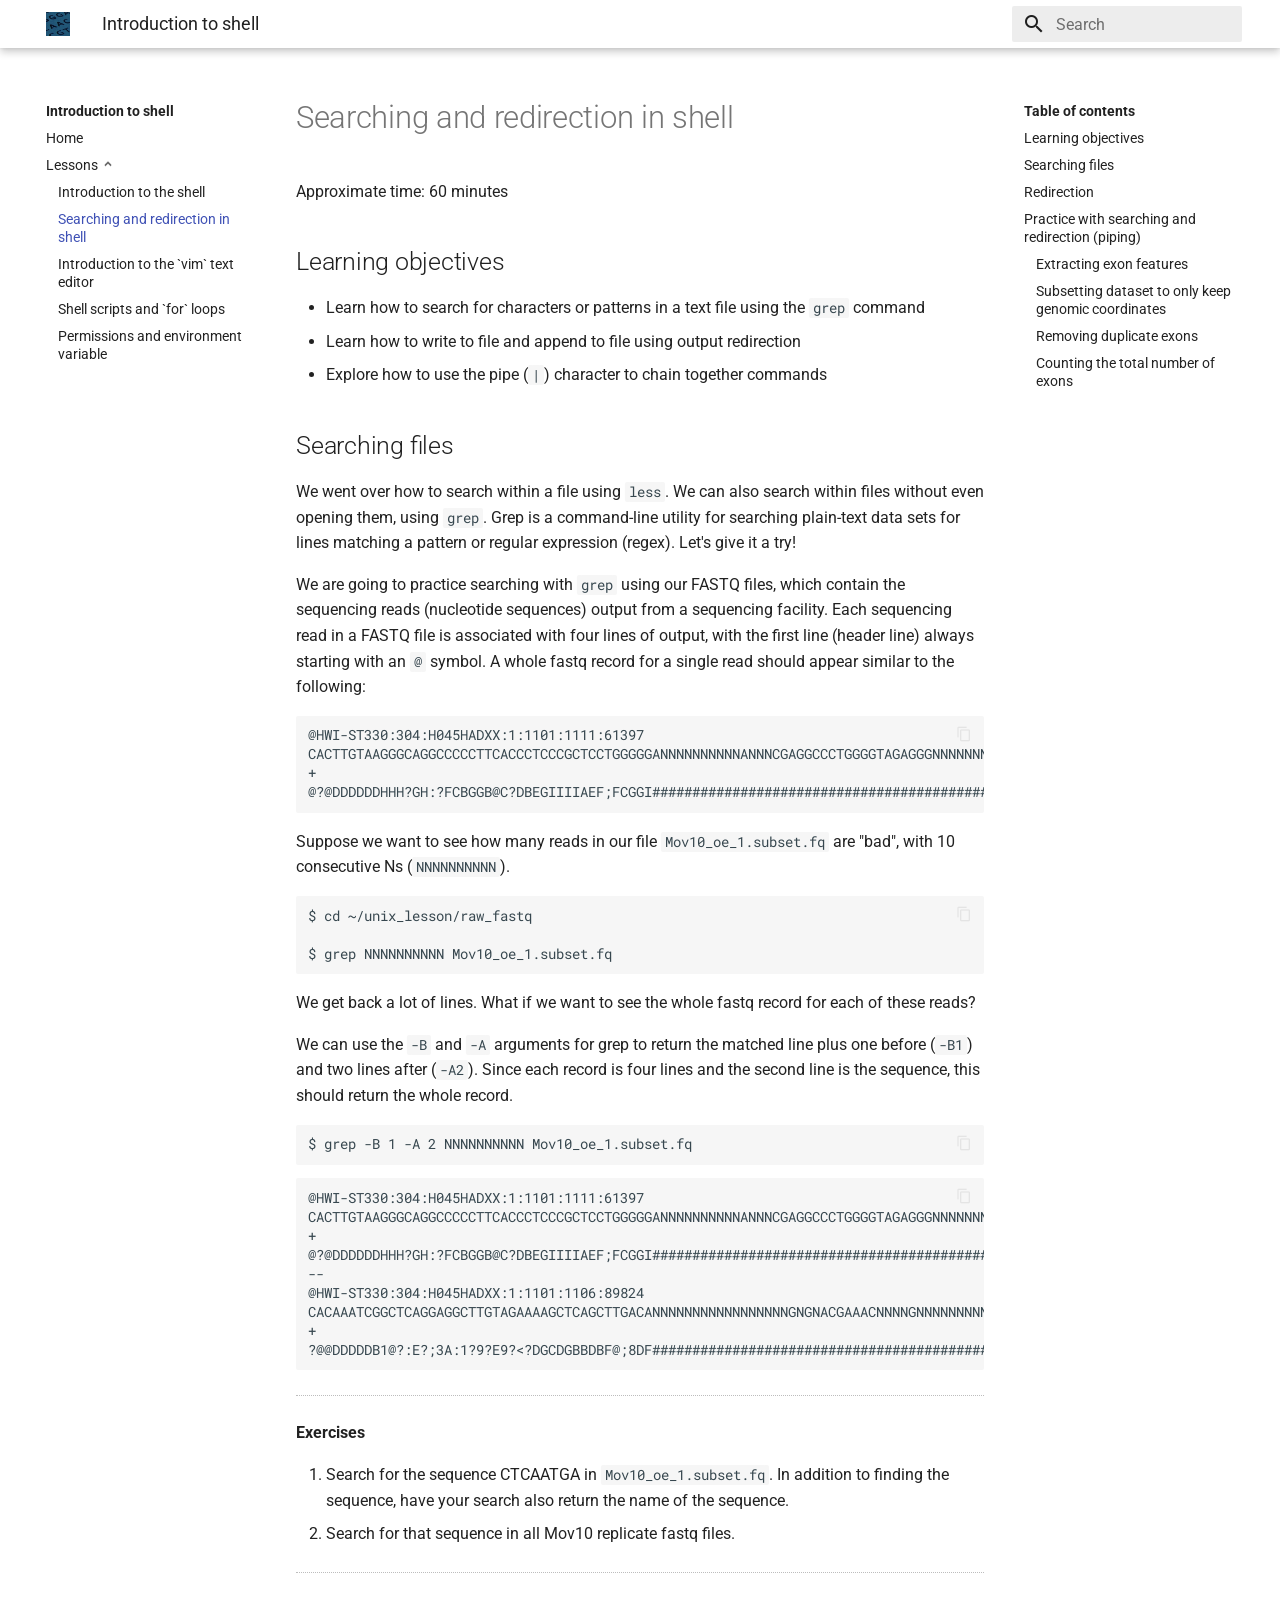
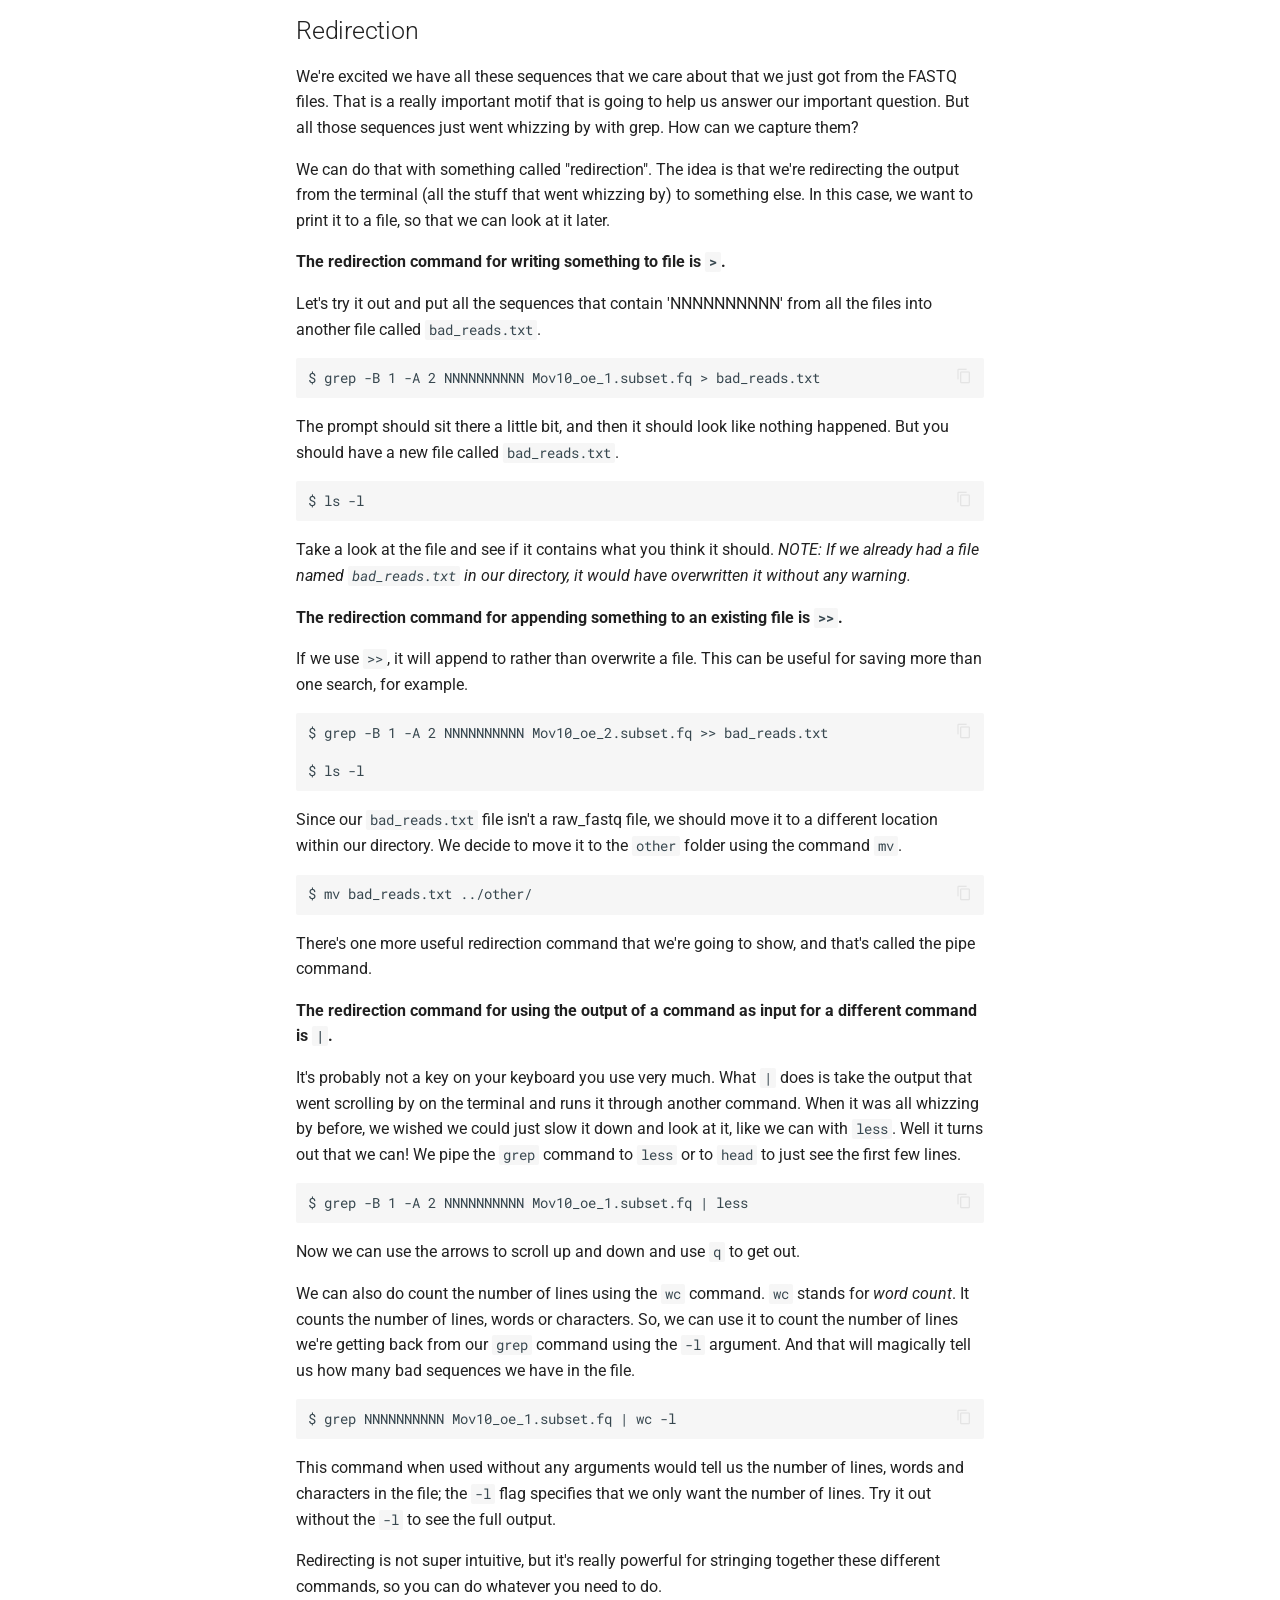
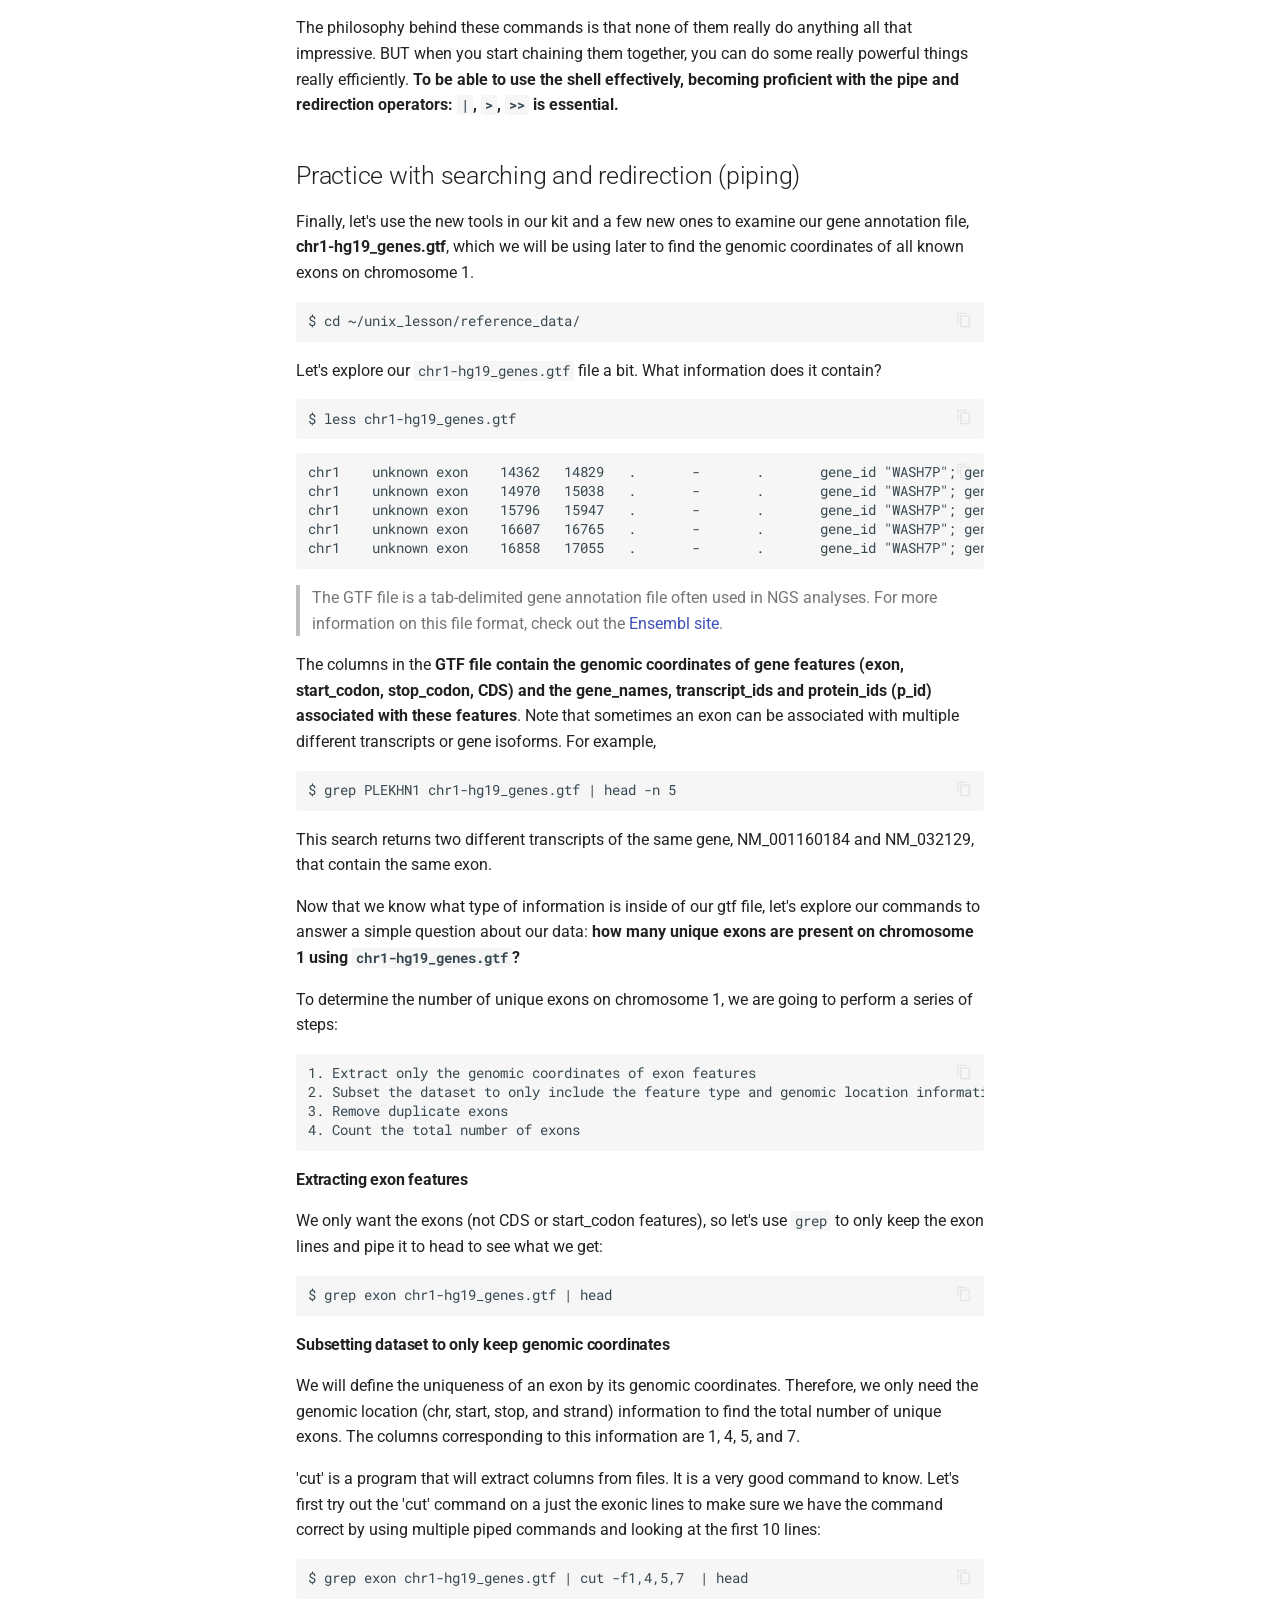
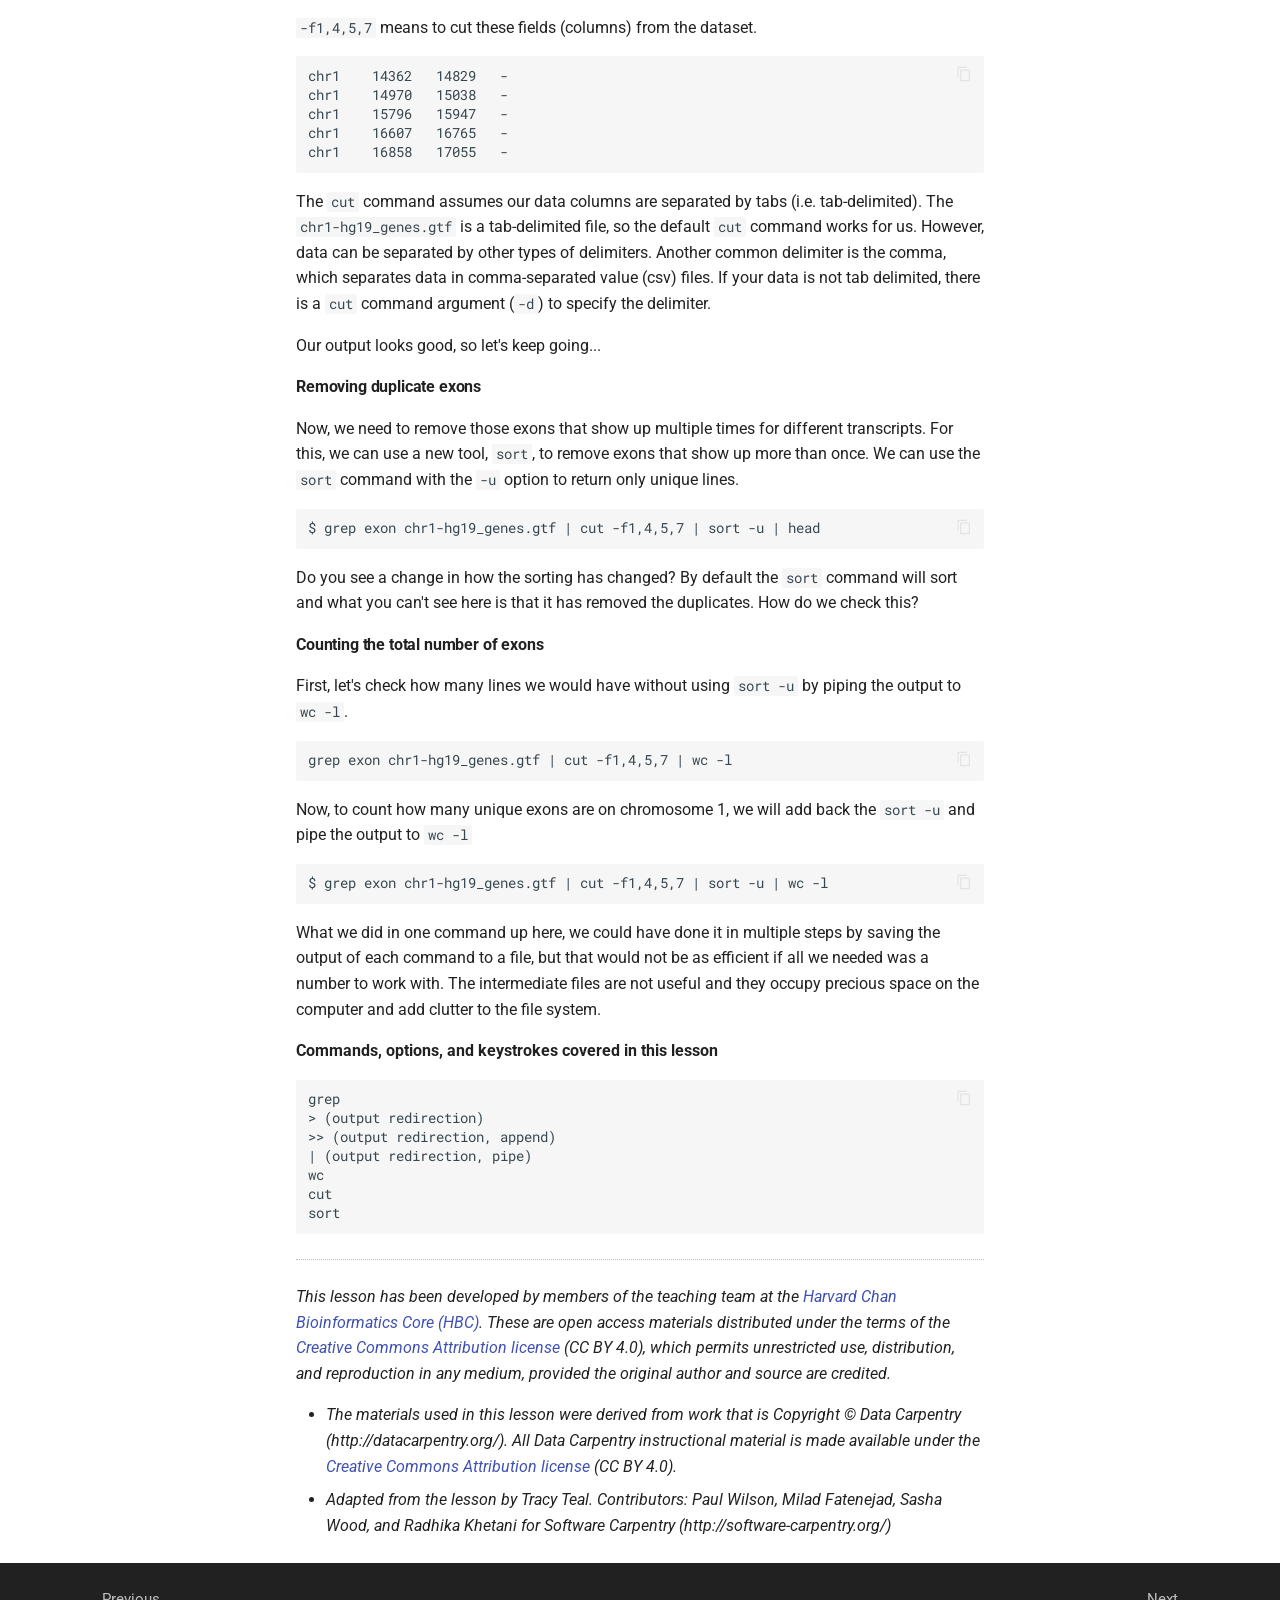
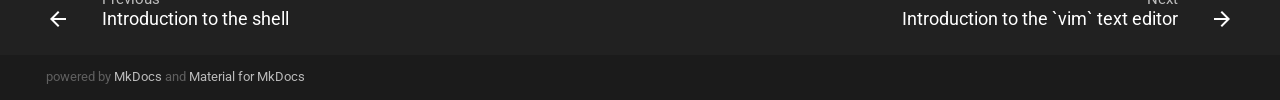
<file: 02_searching_files/index.html>
<!DOCTYPE html>
<html lang="en" class="no-js">
  <head>
    
      <meta charset="utf-8">
      <meta name="viewport" content="width=device-width,initial-scale=1">
      <meta http-equiv="x-ua-compatible" content="ie=edge">
      
      
      
        <meta name="author" content=""">
      
      
        <meta name="lang:clipboard.copy" content="Copy to clipboard">
      
        <meta name="lang:clipboard.copied" content="Copied to clipboard">
      
        <meta name="lang:search.language" content="en">
      
        <meta name="lang:search.pipeline.stopwords" content="True">
      
        <meta name="lang:search.pipeline.trimmer" content="True">
      
        <meta name="lang:search.result.none" content="No matching documents">
      
        <meta name="lang:search.result.one" content="1 matching document">
      
        <meta name="lang:search.result.other" content="# matching documents">
      
        <meta name="lang:search.tokenizer" content="[\s\-]+">
      
      <link rel="shortcut icon" href="../assets/images/favicon.png">
      <meta name="generator" content="mkdocs-0.17.4, mkdocs-material-2.9.2">
    
    
      
        <title>"The Shell: Searching and Redirection"</title>
      
    
    
      <link rel="stylesheet" href="../assets/stylesheets/application.ba0fd1a6.css">
      
        <link rel="stylesheet" href="../assets/stylesheets/application-palette.6079476c.css">
      
      
        
        
        <meta name="theme-color" content="">
      
    
    
      <script src="../assets/javascripts/modernizr.1aa3b519.js"></script>
    
    
      <link href="https://fonts.gstatic.com" rel="preconnect" crossorigin>
      
        <link rel="stylesheet" href="https://fonts.googleapis.com/css?family=Roboto:300,400,400i,700|Roboto+Mono">
        <style>body,input{font-family:"Roboto","Helvetica Neue",Helvetica,Arial,sans-serif}code,kbd,pre{font-family:"Roboto Mono","Courier New",Courier,monospace}</style>
      
    
    <link rel="stylesheet" href="../assets/fonts/material-icons.css">
    
      <link rel="stylesheet" href="../extra.css">
    
    
  </head>
  
    
    
    <body dir="ltr" data-md-color-primary="white" data-md-color-accent="light-green">
  
    <svg class="md-svg">
      <defs>
        
        
      </defs>
    </svg>
    <input class="md-toggle" data-md-toggle="drawer" type="checkbox" id="__drawer" autocomplete="off">
    <input class="md-toggle" data-md-toggle="search" type="checkbox" id="__search" autocomplete="off">
    <label class="md-overlay" data-md-component="overlay" for="__drawer"></label>
    
      <a href="#learning-objectives" tabindex="1" class="md-skip">
        Skip to content
      </a>
    
    
      <header class="md-header" data-md-component="header">
  <nav class="md-header-nav md-grid">
    <div class="md-flex">
      <div class="md-flex__cell md-flex__cell--shrink">
        <a href=".." title="Introduction to shell" class="md-header-nav__button md-logo">
          
            <img src="../images/dna-sequence-1600x800.jpg" width="24" height="24">
          
        </a>
      </div>
      <div class="md-flex__cell md-flex__cell--shrink">
        <label class="md-icon md-icon--menu md-header-nav__button" for="__drawer"></label>
      </div>
      <div class="md-flex__cell md-flex__cell--stretch">
        <div class="md-flex__ellipsis md-header-nav__title" data-md-component="title">
          
            
              <span class="md-header-nav__topic">
                Introduction to shell
              </span>
              <span class="md-header-nav__topic">
                Searching and redirection in shell
              </span>
            
          
        </div>
      </div>
      <div class="md-flex__cell md-flex__cell--shrink">
        
          
            <label class="md-icon md-icon--search md-header-nav__button" for="__search"></label>
            
<div class="md-search" data-md-component="search" role="dialog">
  <label class="md-search__overlay" for="__search"></label>
  <div class="md-search__inner" role="search">
    <form class="md-search__form" name="search">
      <input type="text" class="md-search__input" name="query" placeholder="Search" autocapitalize="off" autocorrect="off" autocomplete="off" spellcheck="false" data-md-component="query" data-md-state="active">
      <label class="md-icon md-search__icon" for="__search"></label>
      <button type="reset" class="md-icon md-search__icon" data-md-component="reset" tabindex="-1">
        &#xE5CD;
      </button>
    </form>
    <div class="md-search__output">
      <div class="md-search__scrollwrap" data-md-scrollfix>
        <div class="md-search-result" data-md-component="result">
          <div class="md-search-result__meta">
            Type to start searching
          </div>
          <ol class="md-search-result__list"></ol>
        </div>
      </div>
    </div>
  </div>
</div>
          
        
      </div>
      
    </div>
  </nav>
</header>
    
    <div class="md-container">
      
        
      
      
      <main class="md-main">
        <div class="md-main__inner md-grid" data-md-component="container">
          
            
              <div class="md-sidebar md-sidebar--primary" data-md-component="navigation">
                <div class="md-sidebar__scrollwrap">
                  <div class="md-sidebar__inner">
                    <nav class="md-nav md-nav--primary" data-md-level="0">
  <label class="md-nav__title md-nav__title--site" for="__drawer">
    <span class="md-nav__button md-logo">
      
        <img src="../images/dna-sequence-1600x800.jpg" width="48" height="48">
      
    </span>
    Introduction to shell
  </label>
  
  <ul class="md-nav__list" data-md-scrollfix>
    
      
      
      


  <li class="md-nav__item">
    <a href=".." title="Home" class="md-nav__link">
      Home
    </a>
  </li>

    
      
      
      

  


  <li class="md-nav__item md-nav__item--active md-nav__item--nested">
    
      <input class="md-toggle md-nav__toggle" data-md-toggle="nav-2" type="checkbox" id="nav-2" checked>
    
    <label class="md-nav__link" for="nav-2">
      Lessons
    </label>
    <nav class="md-nav" data-md-component="collapsible" data-md-level="1">
      <label class="md-nav__title" for="nav-2">
        Lessons
      </label>
      <ul class="md-nav__list" data-md-scrollfix>
        
        
          
          
          


  <li class="md-nav__item">
    <a href="../01_the_filesystem/" title="Introduction to the shell" class="md-nav__link">
      Introduction to the shell
    </a>
  </li>

        
          
          
          

  


  <li class="md-nav__item md-nav__item--active">
    
    <input class="md-toggle md-nav__toggle" data-md-toggle="toc" type="checkbox" id="__toc">
    
    
      <label class="md-nav__link md-nav__link--active" for="__toc">
        Searching and redirection in shell
      </label>
    
    <a href="./" title="Searching and redirection in shell" class="md-nav__link md-nav__link--active">
      Searching and redirection in shell
    </a>
    
      
<nav class="md-nav md-nav--secondary">
  
  
  
    <label class="md-nav__title" for="__toc">Table of contents</label>
    <ul class="md-nav__list" data-md-scrollfix>
      
        <li class="md-nav__item">
  <a href="#learning-objectives" title="Learning objectives" class="md-nav__link">
    Learning objectives
  </a>
  
</li>
      
        <li class="md-nav__item">
  <a href="#searching-files" title="Searching files" class="md-nav__link">
    Searching files
  </a>
  
</li>
      
        <li class="md-nav__item">
  <a href="#redirection" title="Redirection" class="md-nav__link">
    Redirection
  </a>
  
</li>
      
        <li class="md-nav__item">
  <a href="#practice-with-searching-and-redirection-piping" title="Practice with searching and redirection (piping)" class="md-nav__link">
    Practice with searching and redirection (piping)
  </a>
  
    <nav class="md-nav">
      <ul class="md-nav__list">
        
          <li class="md-nav__item">
  <a href="#extracting-exon-features" title="Extracting exon features" class="md-nav__link">
    Extracting exon features
  </a>
  
</li>
        
          <li class="md-nav__item">
  <a href="#subsetting-dataset-to-only-keep-genomic-coordinates" title="Subsetting dataset to only keep genomic coordinates" class="md-nav__link">
    Subsetting dataset to only keep genomic coordinates
  </a>
  
</li>
        
          <li class="md-nav__item">
  <a href="#removing-duplicate-exons" title="Removing duplicate exons" class="md-nav__link">
    Removing duplicate exons
  </a>
  
</li>
        
          <li class="md-nav__item">
  <a href="#counting-the-total-number-of-exons" title="Counting the total number of exons" class="md-nav__link">
    Counting the total number of exons
  </a>
  
</li>
        
      </ul>
    </nav>
  
</li>
      
      
      
      
      
    </ul>
  
</nav>
    
  </li>

        
          
          
          


  <li class="md-nav__item">
    <a href="../03_vim/" title="Introduction to the `vim` text editor" class="md-nav__link">
      Introduction to the `vim` text editor
    </a>
  </li>

        
          
          
          


  <li class="md-nav__item">
    <a href="../04_loops_and_scripts/" title="Shell scripts and `for` loops" class="md-nav__link">
      Shell scripts and `for` loops
    </a>
  </li>

        
          
          
          


  <li class="md-nav__item">
    <a href="../05_permissions_and_environment_variables/" title="Permissions and environment variable" class="md-nav__link">
      Permissions and environment variable
    </a>
  </li>

        
      </ul>
    </nav>
  </li>

    
  </ul>
</nav>
                  </div>
                </div>
              </div>
            
            
              <div class="md-sidebar md-sidebar--secondary" data-md-component="toc">
                <div class="md-sidebar__scrollwrap">
                  <div class="md-sidebar__inner">
                    
<nav class="md-nav md-nav--secondary">
  
  
  
    <label class="md-nav__title" for="__toc">Table of contents</label>
    <ul class="md-nav__list" data-md-scrollfix>
      
        <li class="md-nav__item">
  <a href="#learning-objectives" title="Learning objectives" class="md-nav__link">
    Learning objectives
  </a>
  
</li>
      
        <li class="md-nav__item">
  <a href="#searching-files" title="Searching files" class="md-nav__link">
    Searching files
  </a>
  
</li>
      
        <li class="md-nav__item">
  <a href="#redirection" title="Redirection" class="md-nav__link">
    Redirection
  </a>
  
</li>
      
        <li class="md-nav__item">
  <a href="#practice-with-searching-and-redirection-piping" title="Practice with searching and redirection (piping)" class="md-nav__link">
    Practice with searching and redirection (piping)
  </a>
  
    <nav class="md-nav">
      <ul class="md-nav__list">
        
          <li class="md-nav__item">
  <a href="#extracting-exon-features" title="Extracting exon features" class="md-nav__link">
    Extracting exon features
  </a>
  
</li>
        
          <li class="md-nav__item">
  <a href="#subsetting-dataset-to-only-keep-genomic-coordinates" title="Subsetting dataset to only keep genomic coordinates" class="md-nav__link">
    Subsetting dataset to only keep genomic coordinates
  </a>
  
</li>
        
          <li class="md-nav__item">
  <a href="#removing-duplicate-exons" title="Removing duplicate exons" class="md-nav__link">
    Removing duplicate exons
  </a>
  
</li>
        
          <li class="md-nav__item">
  <a href="#counting-the-total-number-of-exons" title="Counting the total number of exons" class="md-nav__link">
    Counting the total number of exons
  </a>
  
</li>
        
      </ul>
    </nav>
  
</li>
      
      
      
      
      
    </ul>
  
</nav>
                  </div>
                </div>
              </div>
            
          
          <div class="md-content">
            <article class="md-content__inner md-typeset">
              
                
                
                  <h1>Searching and redirection in shell</h1>
                
                <p>Approximate time: 60 minutes</p>
<h2 id="learning-objectives">Learning objectives</h2>
<ul>
<li>Learn how to search for characters or patterns in a text file using the <code>grep</code> command</li>
<li>Learn how to write to file and append to file using output redirection</li>
<li>Explore how to use the pipe (<code>|</code>) character to chain together commands</li>
</ul>
<h2 id="searching-files">Searching files</h2>
<p>We went over how to search within a file using <code>less</code>. We can also
search within files without even opening them, using <code>grep</code>. Grep is a command-line
utility for searching plain-text data sets for lines matching a pattern or regular expression (regex).
Let's give it a try!</p>
<p>We are going to practice searching with <code>grep</code> using our FASTQ files, which contain the sequencing reads (nucleotide sequences) output from a sequencing facility. Each sequencing read in a FASTQ file is associated with four lines of output, with the first line (header line) always starting with an <code>@</code> symbol. A whole fastq record for a single read should appear similar to the following:</p>
<pre><code>@HWI-ST330:304:H045HADXX:1:1101:1111:61397
CACTTGTAAGGGCAGGCCCCCTTCACCCTCCCGCTCCTGGGGGANNNNNNNNNNANNNCGAGGCCCTGGGGTAGAGGGNNNNNNNNNNNNNNGATCTTGG
+
@?@DDDDDDHHH?GH:?FCBGGB@C?DBEGIIIIAEF;FCGGI#########################################################
</code></pre>
<p>Suppose we want to see how many reads in our file <code>Mov10_oe_1.subset.fq</code> are "bad", with 10 consecutive Ns (<code>NNNNNNNNNN</code>).</p>
<pre><code class="bash">$ cd ~/unix_lesson/raw_fastq

$ grep NNNNNNNNNN Mov10_oe_1.subset.fq
</code></pre>

<p>We get back a lot of lines.  What if we want to see the whole fastq record for each of these reads? </p>
<p>We can use the <code>-B</code> and <code>-A</code> arguments for grep to return the matched line plus one before (<code>-B1</code>) and two lines after (<code>-A2</code>). Since each record is four lines and the second line is the sequence, this should return the whole record.</p>
<pre><code class="bash">$ grep -B 1 -A 2 NNNNNNNNNN Mov10_oe_1.subset.fq
</code></pre>

<pre><code>@HWI-ST330:304:H045HADXX:1:1101:1111:61397
CACTTGTAAGGGCAGGCCCCCTTCACCCTCCCGCTCCTGGGGGANNNNNNNNNNANNNCGAGGCCCTGGGGTAGAGGGNNNNNNNNNNNNNNGATCTTGG
+
@?@DDDDDDHHH?GH:?FCBGGB@C?DBEGIIIIAEF;FCGGI#########################################################
--
@HWI-ST330:304:H045HADXX:1:1101:1106:89824
CACAAATCGGCTCAGGAGGCTTGTAGAAAAGCTCAGCTTGACANNNNNNNNNNNNNNNNNGNGNACGAAACNNNNGNNNNNNNNNNNNNNNNNNNGTTGG
+
?@@DDDDDB1@?:E?;3A:1?9?E9?&lt;?DGCDGBBDBF@;8DF#########################################################
</code></pre>

<hr />
<p><strong>Exercises</strong></p>
<ol>
<li>
<p>Search for the sequence CTCAATGA in <code>Mov10_oe_1.subset.fq</code>.
In addition to finding the sequence, have your search also return
the name of the sequence.</p>
</li>
<li>
<p>Search for that sequence in all Mov10 replicate fastq files.</p>
</li>
</ol>
<hr />
<h2 id="redirection">Redirection</h2>
<p>We're excited we have all these sequences that we care about that we
just got from the FASTQ files. That is a really important motif
that is going to help us answer our important question. But all those
sequences just went whizzing by with grep. How can we capture them?</p>
<p>We can do that with something called "redirection". The idea is that
we're redirecting the output from the terminal (all the stuff that went
whizzing by) to something else. In this case, we want to print it
to a file, so that we can look at it later.</p>
<p><strong>The redirection command for writing something to file is <code>&gt;</code>.</strong></p>
<p>Let's try it out and put all the sequences that contain 'NNNNNNNNNN'
from all the files into another file called <code>bad_reads.txt</code>.</p>
<pre><code class="bash">$ grep -B 1 -A 2 NNNNNNNNNN Mov10_oe_1.subset.fq &gt; bad_reads.txt
</code></pre>

<p>The prompt should sit there a little bit, and then it should look like nothing
happened. But you should have a new file called <code>bad_reads.txt</code>. </p>
<pre><code class="bash">$ ls -l
</code></pre>

<p>Take a look at the file and see if it contains what you think it should. <em>NOTE: If we already had a file named <code>bad_reads.txt</code> in our directory, it would have overwritten it without any warning.</em></p>
<p><strong>The redirection command for appending something to an existing file is <code>&gt;&gt;</code>.</strong></p>
<p>If we use <code>&gt;&gt;</code>, it will append to rather than overwrite a file.  This can be useful for saving more than one search, for example.</p>
<pre><code class="bash">$ grep -B 1 -A 2 NNNNNNNNNN Mov10_oe_2.subset.fq &gt;&gt; bad_reads.txt

$ ls -l
</code></pre>

<p>Since our <code>bad_reads.txt</code> file isn't a raw_fastq file, we should move it to a different location within our directory. We decide to move it to the <code>other</code> folder using the command <code>mv</code>. </p>
<pre><code class="bash">$ mv bad_reads.txt ../other/
</code></pre>

<p>There's one more useful redirection command that we're going to show, and that's called the pipe command. </p>
<p><strong>The redirection command for using the output of a command as input for a different command is <code>|</code>.</strong></p>
<p>It's probably not a key on your keyboard you use very much. What <code>|</code> does is take the output that went scrolling by on the terminal and runs it through another command. When it was all whizzing by before, we wished we could just slow it down and look at it, like we can with <code>less</code>. Well it turns out that we can! We pipe the <code>grep</code> command to <code>less</code> or to <code>head</code> to just see the first few lines.</p>
<pre><code class="bash">$ grep -B 1 -A 2 NNNNNNNNNN Mov10_oe_1.subset.fq | less
</code></pre>

<p>Now we can use the arrows to scroll up and down and use <code>q</code> to get out.</p>
<p>We can also do count the number of lines using the <code>wc</code> command. <code>wc</code> stands for <em>word count</em>. It counts the number of lines, words or characters. So, we can use it to count the number of lines we're getting back from our <code>grep</code> command using the <code>-l</code> argument. And that will magically tell us how many bad sequences we have in the file.</p>
<pre><code class="bash">$ grep NNNNNNNNNN Mov10_oe_1.subset.fq | wc -l
</code></pre>

<p>This command when used without any arguments would tell us the number of lines, words and characters in the file; the <code>-l</code> flag specifies that we only want the number of lines. Try it out without the <code>-l</code> to see the full output.</p>
<p>Redirecting is not super intuitive, but it's really powerful for stringing together these different commands, so you can do whatever you need to do.</p>
<p>The philosophy behind these commands is that none of them really do anything all that impressive. BUT when you start chaining them together, you can do some really powerful things really efficiently. <strong>To be able to use the shell effectively, becoming proficient with the pipe and redirection operators:  <code>|</code>, <code>&gt;</code>, <code>&gt;&gt;</code> is essential.</strong></p>
<h2 id="practice-with-searching-and-redirection-piping">Practice with searching and redirection (piping)</h2>
<p>Finally, let's use the new tools in our kit and a few new ones to examine our gene annotation file, <strong>chr1-hg19_genes.gtf</strong>, which we will be using later to find the genomic coordinates of all known exons on chromosome 1.</p>
<pre><code class="bash">$ cd ~/unix_lesson/reference_data/
</code></pre>

<p>Let's explore our <code>chr1-hg19_genes.gtf</code> file a bit. What information does it contain?</p>
<pre><code class="bash">$ less chr1-hg19_genes.gtf
</code></pre>

<pre><code>chr1    unknown exon    14362   14829   .       -       .       gene_id "WASH7P"; gene_name "WASH7P"; transcript_id "NR_024540"; tss_id "TSS7245";
chr1    unknown exon    14970   15038   .       -       .       gene_id "WASH7P"; gene_name "WASH7P"; transcript_id "NR_024540"; tss_id "TSS7245";
chr1    unknown exon    15796   15947   .       -       .       gene_id "WASH7P"; gene_name "WASH7P"; transcript_id "NR_024540"; tss_id "TSS7245";
chr1    unknown exon    16607   16765   .       -       .       gene_id "WASH7P"; gene_name "WASH7P"; transcript_id "NR_024540"; tss_id "TSS7245";
chr1    unknown exon    16858   17055   .       -       .       gene_id "WASH7P"; gene_name "WASH7P"; transcript_id "NR_024540"; tss_id "TSS7245";
</code></pre>
<blockquote>
<p>The GTF file is a tab-delimited gene annotation file often used in NGS analyses. For more information on this file format, check out the <a href="http://useast.ensembl.org/info/website/upload/gff.html">Ensembl site</a>. </p>
</blockquote>
<p>The columns in the <strong>GTF file contain the genomic coordinates of gene features (exon, start_codon, stop_codon, CDS) and the gene_names, transcript_ids and protein_ids (p_id) associated with these features</strong>. Note that sometimes an exon can be associated with multiple different transcripts or gene isoforms. For example, </p>
<pre><code class="bash">$ grep PLEKHN1 chr1-hg19_genes.gtf | head -n 5
</code></pre>

<p>This search returns two different transcripts of the same gene, NM_001160184 and NM_032129, that contain the same exon.</p>
<p>Now that we know what type of information is inside of our gtf file, let's explore our commands to answer a simple question about our data: <strong>how many unique exons are present on chromosome 1 using <code>chr1-hg19_genes.gtf</code>?</strong></p>
<p>To determine the number of unique exons on chromosome 1, we are going to perform a series of steps:</p>
<pre><code>1. Extract only the genomic coordinates of exon features
2. Subset the dataset to only include the feature type and genomic location information
3. Remove duplicate exons
4. Count the total number of exons
</code></pre>
<h4 id="extracting-exon-features">Extracting exon features</h4>
<p>We only want the exons (not CDS or start_codon features), so let's use <code>grep</code> to only keep the exon lines and pipe it to head to see what we get:</p>
<pre><code class="bash">$ grep exon chr1-hg19_genes.gtf | head
</code></pre>

<h4 id="subsetting-dataset-to-only-keep-genomic-coordinates">Subsetting dataset to only keep genomic coordinates</h4>
<p>We will define the uniqueness of an exon by its genomic coordinates. Therefore, we only need the genomic location (chr, start, stop, and strand) information to find the total number of unique exons. The columns corresponding to this information are 1, 4, 5, and 7. </p>
<p>'cut' is a program that will extract columns from files.  It is a very good command to know.  Let's first try out the 'cut' command on a just the exonic lines to make sure we have the command correct by using multiple piped commands and looking at the first 10 lines:</p>
<pre><code class="bash">$ grep exon chr1-hg19_genes.gtf | cut -f1,4,5,7  | head
</code></pre>

<p><code>-f1,4,5,7</code> means to cut these fields (columns) from the dataset.  </p>
<pre><code>chr1    14362   14829   -
chr1    14970   15038   -
chr1    15796   15947   -
chr1    16607   16765   -
chr1    16858   17055   -
</code></pre>
<p>The <code>cut</code> command assumes our data columns are separated by tabs (i.e. tab-delimited). The <code>chr1-hg19_genes.gtf</code> is a tab-delimited file, so the default <code>cut</code> command works for us. However, data can be separated by other types of delimiters. Another common delimiter is the comma, which separates data in comma-separated value (csv) files. If your data is not tab delimited, there is a <code>cut</code> command argument (<code>-d</code>) to specify the delimiter.</p>
<p>Our output looks good, so let's keep going...</p>
<h4 id="removing-duplicate-exons">Removing duplicate exons</h4>
<p>Now, we need to remove those exons that show up multiple times for different transcripts. For this, we can use a new tool, <code>sort</code>, to remove exons that show up more than once. We can use the <code>sort</code> command with the <code>-u</code> option to return only unique lines.</p>
<pre><code class="bash">$ grep exon chr1-hg19_genes.gtf | cut -f1,4,5,7 | sort -u | head 
</code></pre>

<p>Do you see a change in how the sorting has changed? By default the <code>sort</code> command will sort and what you can't see here is that it has removed the duplicates. How do we check this?</p>
<h4 id="counting-the-total-number-of-exons">Counting the total number of exons</h4>
<p>First, let's check how many lines we would have without using <code>sort -u</code> by piping the output to <code>wc -l</code>.</p>
<pre><code class="bash">grep exon chr1-hg19_genes.gtf | cut -f1,4,5,7 | wc -l
</code></pre>

<p>Now, to count how many unique exons are on chromosome 1, we will add back the <code>sort -u</code> and pipe the output to <code>wc -l</code></p>
<pre><code class="bash">$ grep exon chr1-hg19_genes.gtf | cut -f1,4,5,7 | sort -u | wc -l
</code></pre>

<p>What we did in one command up here, we could have done it in multiple steps by saving the output of each command to a file, but that would not be as efficient if all we needed was a number to work with. The intermediate files are not useful and they occupy precious space on the computer and add clutter to the file system. </p>
<p><strong>Commands, options, and keystrokes covered in this lesson</strong></p>
<pre><code class="bash">grep
&gt; (output redirection)
&gt;&gt; (output redirection, append)
| (output redirection, pipe)
wc
cut
sort
</code></pre>

<hr />
<p><em>This lesson has been developed by members of the teaching team at the <a href="http://bioinformatics.sph.harvard.edu/">Harvard Chan Bioinformatics Core (HBC)</a>. These are open access materials distributed under the terms of the <a href="https://creativecommons.org/licenses/by/4.0/">Creative Commons Attribution license</a> (CC BY 4.0), which permits unrestricted use, distribution, and reproduction in any medium, provided the original author and source are credited.</em></p>
<ul>
<li>
<p><em>The materials used in this lesson were derived from work that is Copyright © Data Carpentry (http://datacarpentry.org/). 
All Data Carpentry instructional material is made available under the <a href="https://creativecommons.org/licenses/by/4.0/">Creative Commons Attribution license</a> (CC BY 4.0).</em></p>
</li>
<li>
<p><em>Adapted from the lesson by Tracy Teal. Contributors: Paul Wilson, Milad Fatenejad, Sasha Wood, and Radhika Khetani for Software Carpentry (http://software-carpentry.org/)</em></p>
</li>
</ul>
                
                  
                
              
              
                


              
            </article>
          </div>
        </div>
      </main>
      
        
<footer class="md-footer">
  
    <div class="md-footer-nav">
      <nav class="md-footer-nav__inner md-grid">
        
          <a href="../01_the_filesystem/" title="Introduction to the shell" class="md-flex md-footer-nav__link md-footer-nav__link--prev" rel="prev">
            <div class="md-flex__cell md-flex__cell--shrink">
              <i class="md-icon md-icon--arrow-back md-footer-nav__button"></i>
            </div>
            <div class="md-flex__cell md-flex__cell--stretch md-footer-nav__title">
              <span class="md-flex__ellipsis">
                <span class="md-footer-nav__direction">
                  Previous
                </span>
                Introduction to the shell
              </span>
            </div>
          </a>
        
        
          <a href="../03_vim/" title="Introduction to the `vim` text editor" class="md-flex md-footer-nav__link md-footer-nav__link--next" rel="next">
            <div class="md-flex__cell md-flex__cell--stretch md-footer-nav__title">
              <span class="md-flex__ellipsis">
                <span class="md-footer-nav__direction">
                  Next
                </span>
                Introduction to the `vim` text editor
              </span>
            </div>
            <div class="md-flex__cell md-flex__cell--shrink">
              <i class="md-icon md-icon--arrow-forward md-footer-nav__button"></i>
            </div>
          </a>
        
      </nav>
    </div>
  
  <div class="md-footer-meta md-typeset">
    <div class="md-footer-meta__inner md-grid">
      <div class="md-footer-copyright">
        
        powered by
        <a href="https://www.mkdocs.org">MkDocs</a>
        and
        <a href="https://squidfunk.github.io/mkdocs-material/">
          Material for MkDocs</a>
      </div>
      
        
      
    </div>
  </div>
</footer>
      
    </div>
    
      <script src="../assets/javascripts/application.a59e2a89.js"></script>
      
      <script>app.initialize({version:"0.17.4",url:{base:".."}})</script>
      
    
    
      
    
  </body>
</html>
</file>
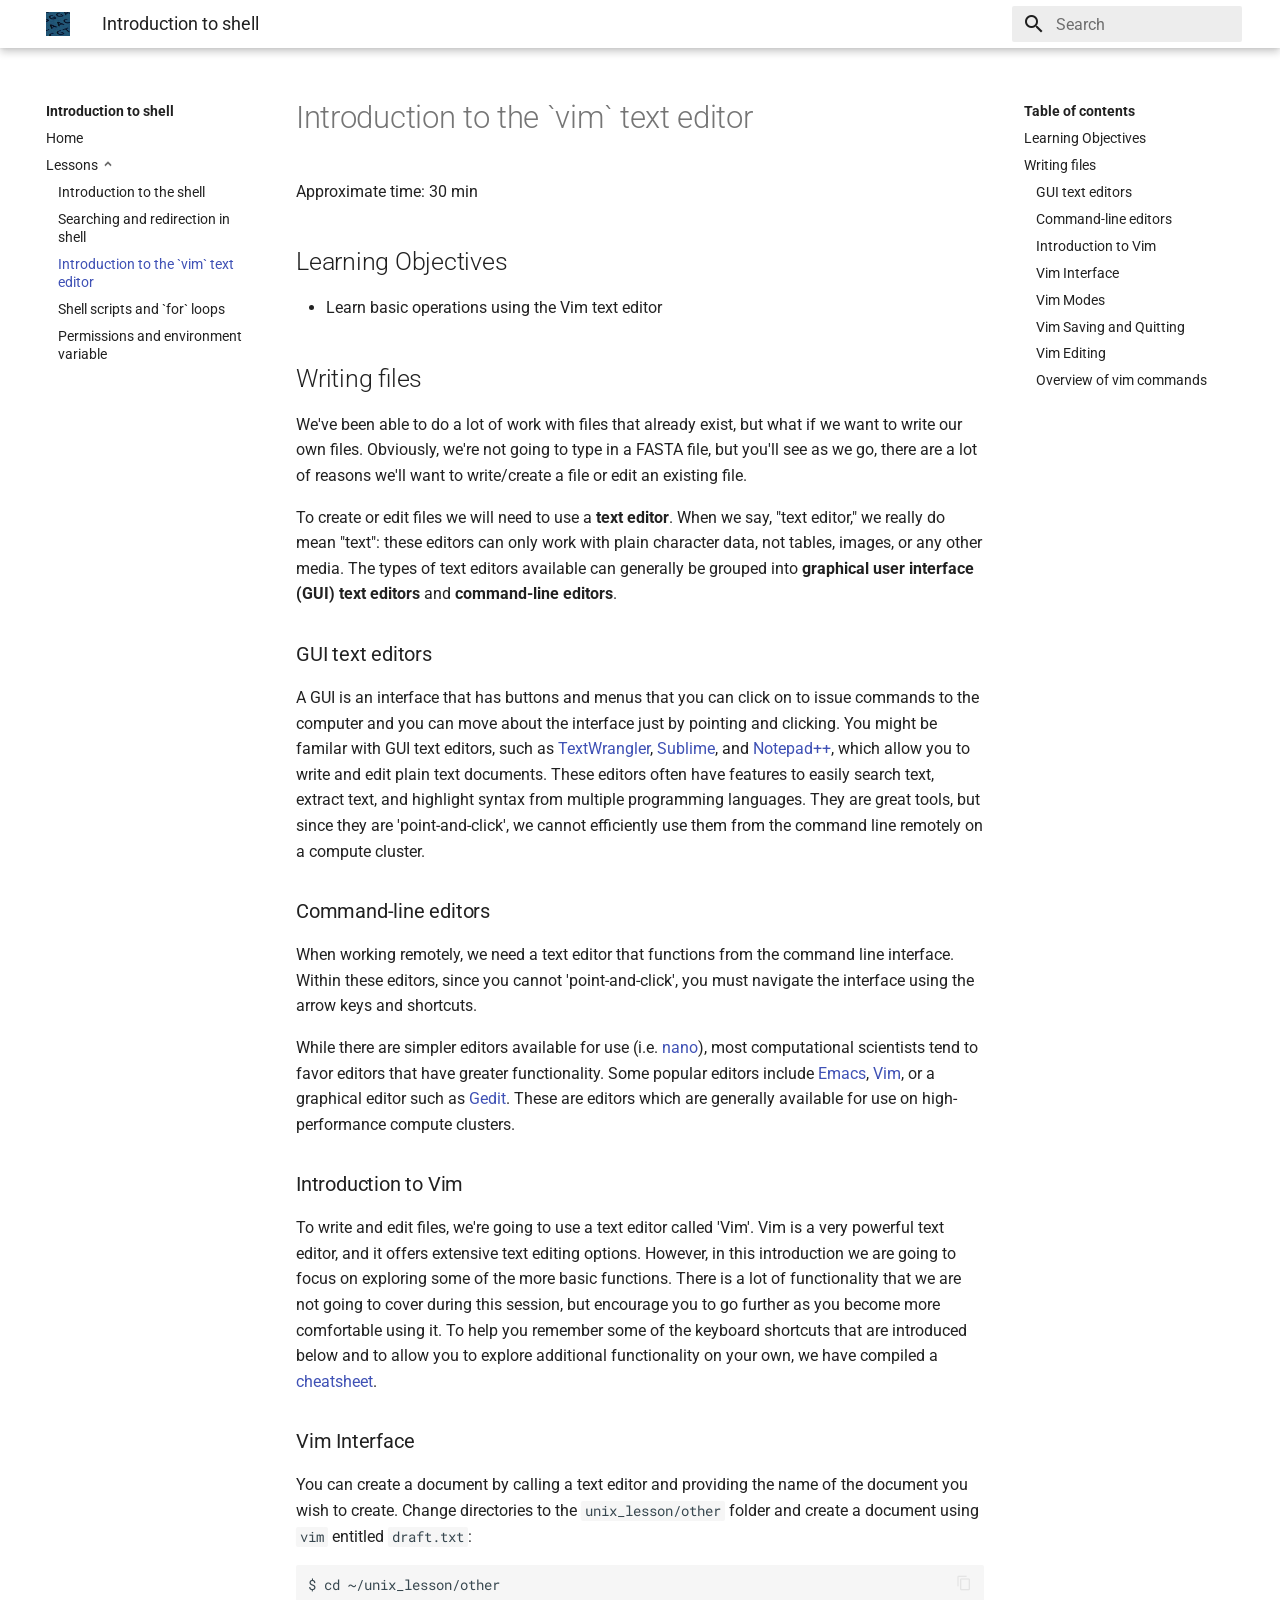
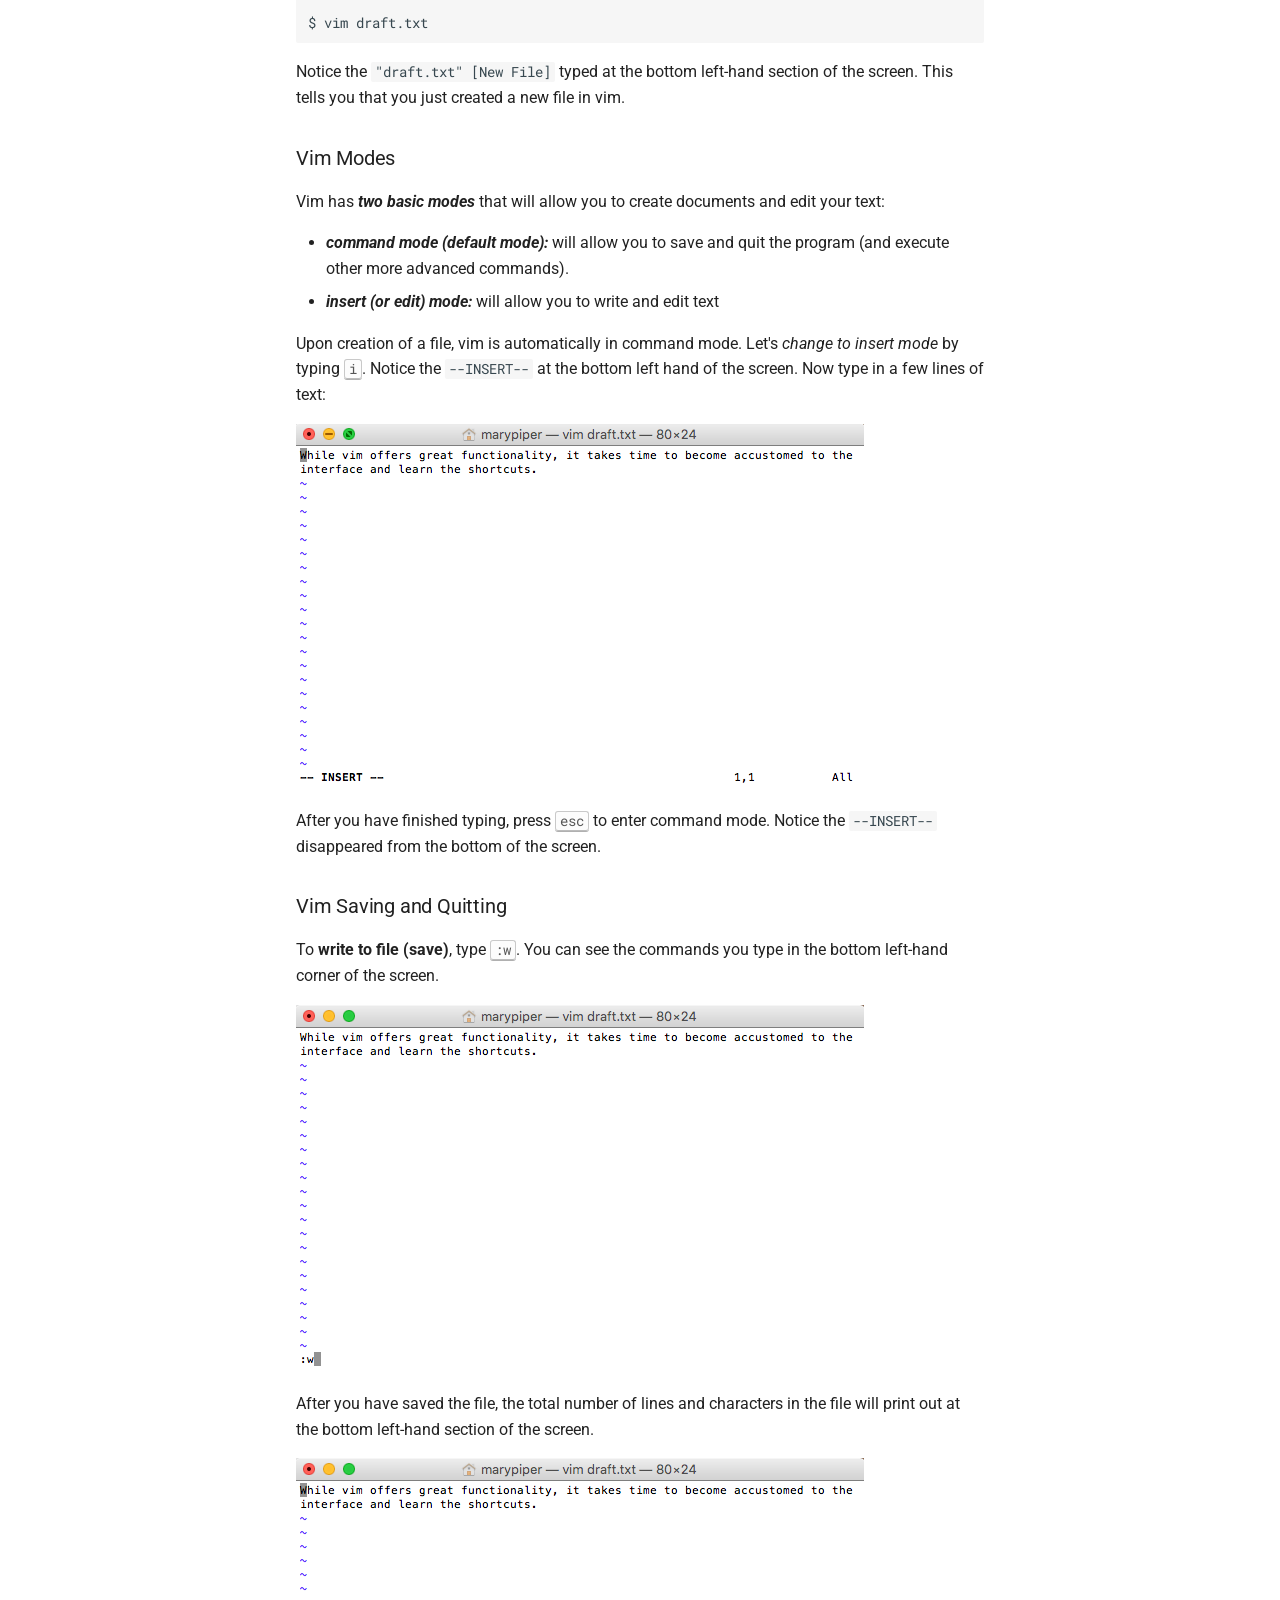
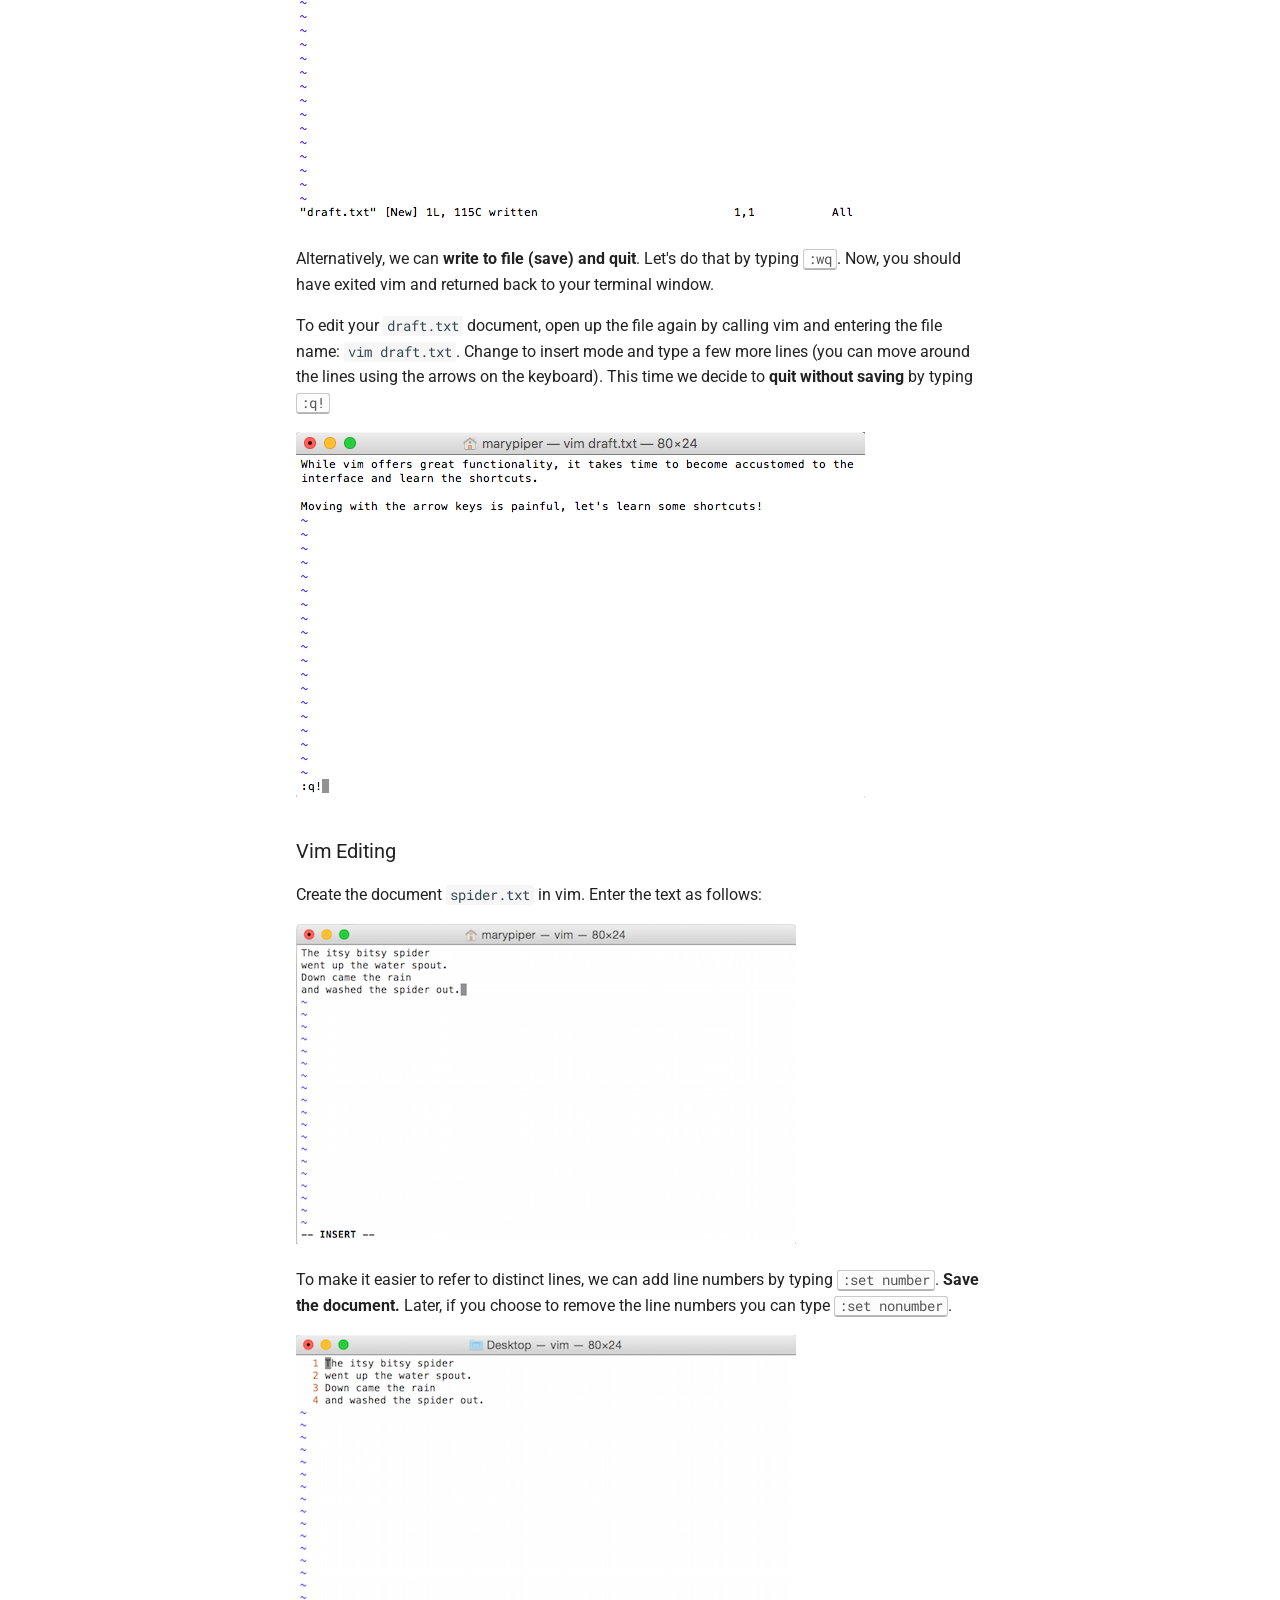
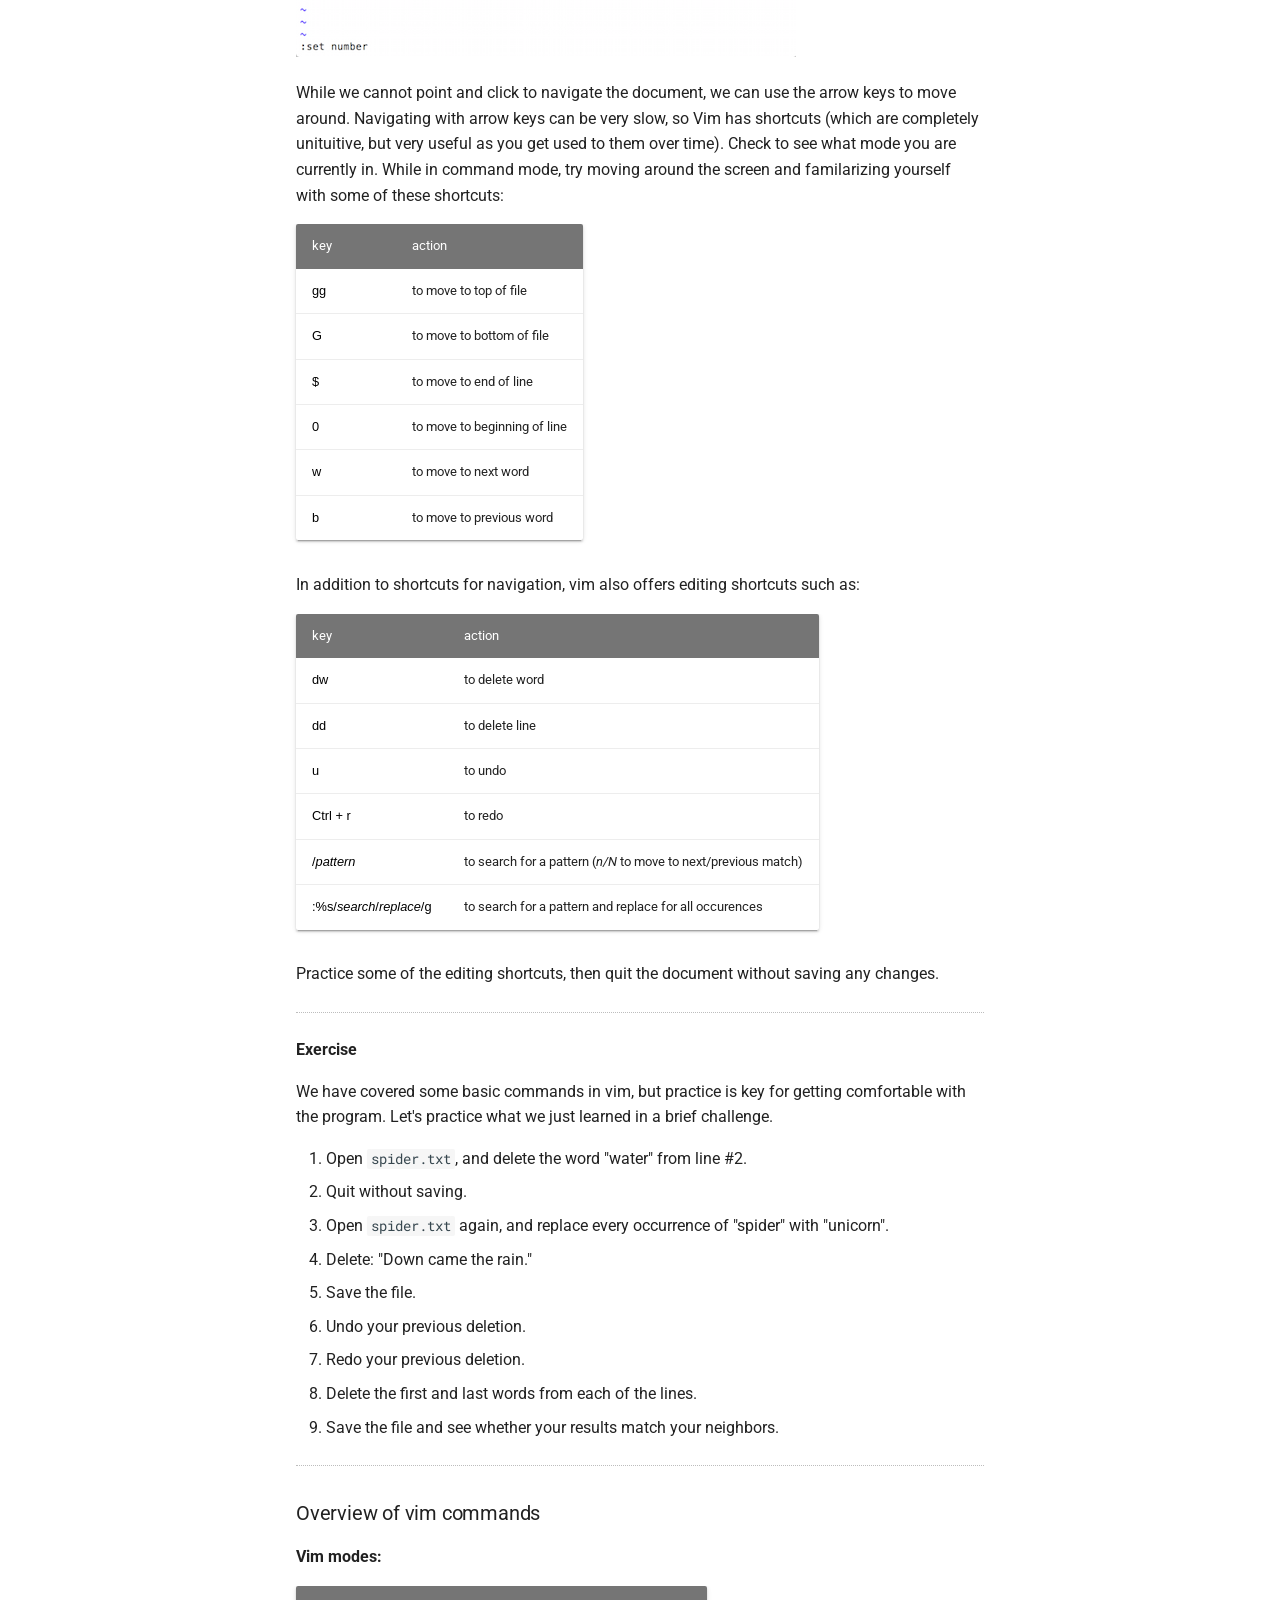
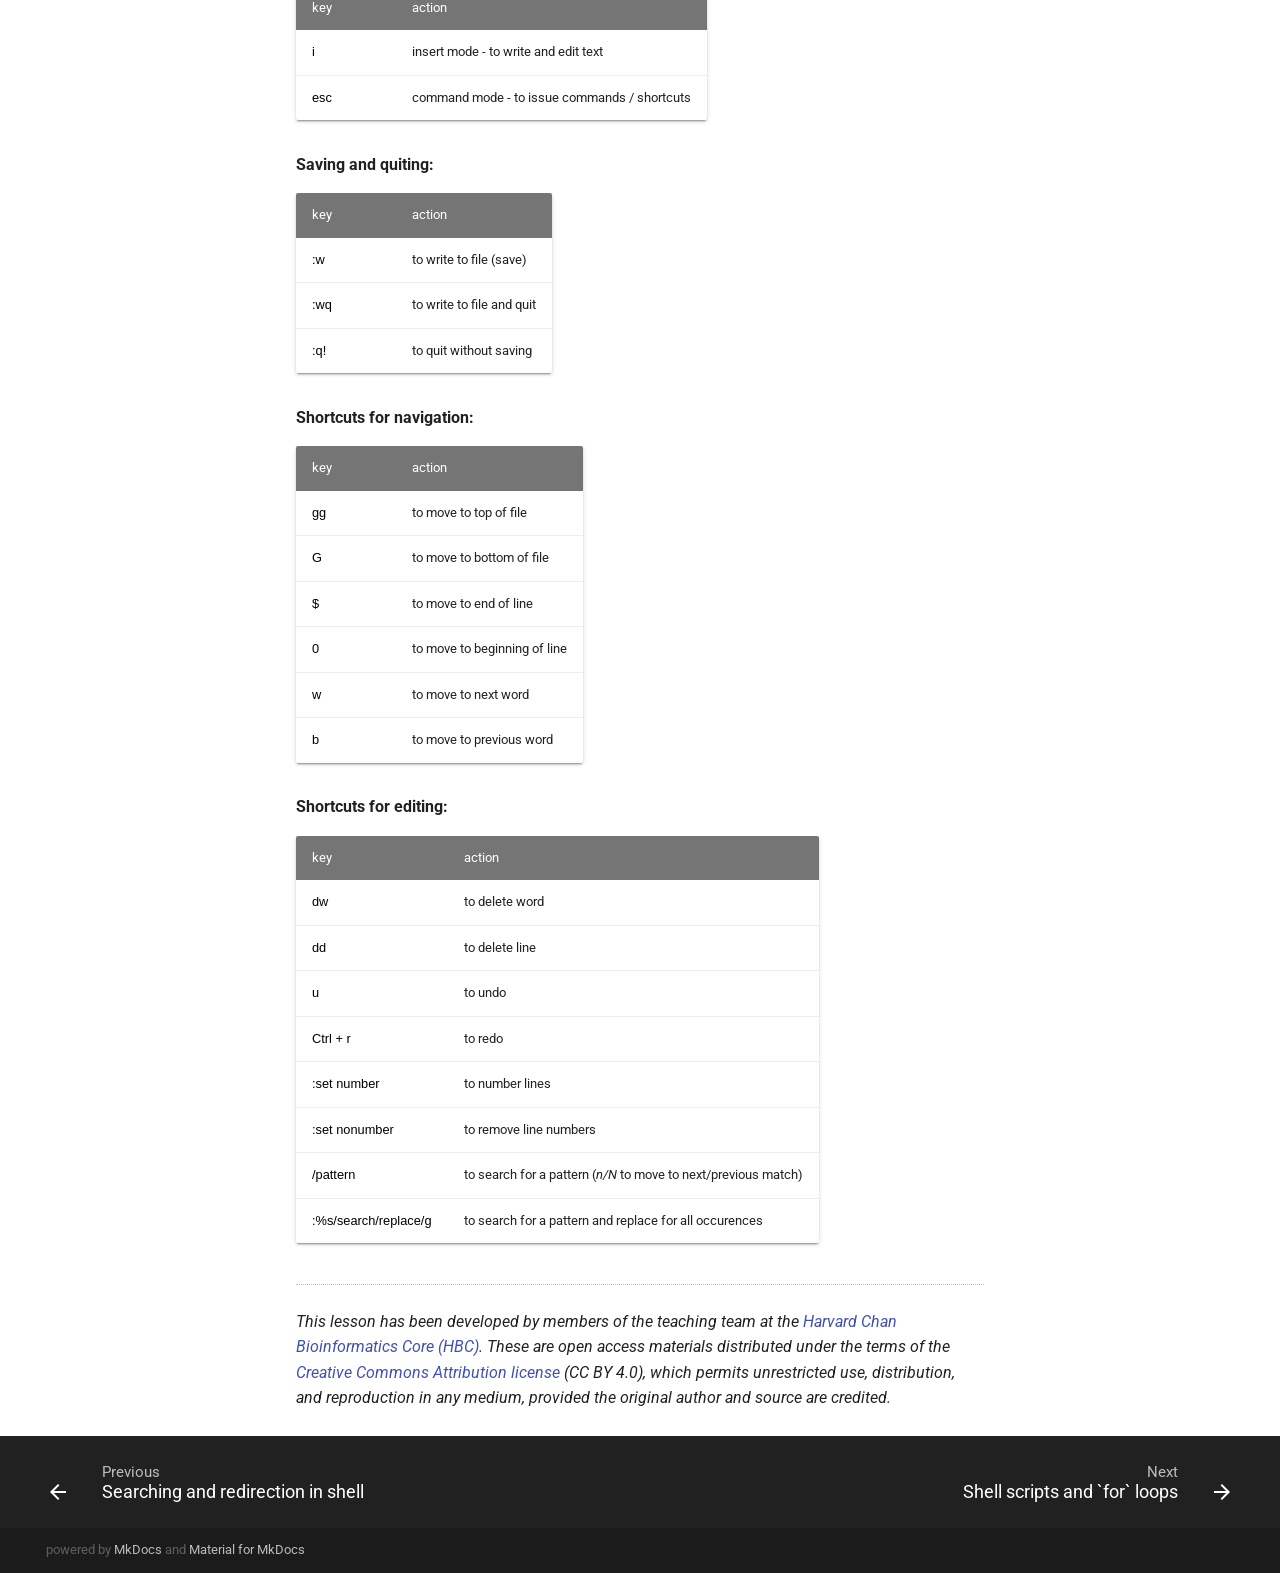
<file: 03_vim/index.html>
<!DOCTYPE html>
<html lang="en" class="no-js">
  <head>
    
      <meta charset="utf-8">
      <meta name="viewport" content="width=device-width,initial-scale=1">
      <meta http-equiv="x-ua-compatible" content="ie=edge">
      
      
      
        <meta name="author" content=""">
      
      
        <meta name="lang:clipboard.copy" content="Copy to clipboard">
      
        <meta name="lang:clipboard.copied" content="Copied to clipboard">
      
        <meta name="lang:search.language" content="en">
      
        <meta name="lang:search.pipeline.stopwords" content="True">
      
        <meta name="lang:search.pipeline.trimmer" content="True">
      
        <meta name="lang:search.result.none" content="No matching documents">
      
        <meta name="lang:search.result.one" content="1 matching document">
      
        <meta name="lang:search.result.other" content="# matching documents">
      
        <meta name="lang:search.tokenizer" content="[\s\-]+">
      
      <link rel="shortcut icon" href="../assets/images/favicon.png">
      <meta name="generator" content="mkdocs-0.17.4, mkdocs-material-2.9.2">
    
    
      
        <title>Introduction to Vim</title>
      
    
    
      <link rel="stylesheet" href="../assets/stylesheets/application.ba0fd1a6.css">
      
        <link rel="stylesheet" href="../assets/stylesheets/application-palette.6079476c.css">
      
      
        
        
        <meta name="theme-color" content="">
      
    
    
      <script src="../assets/javascripts/modernizr.1aa3b519.js"></script>
    
    
      <link href="https://fonts.gstatic.com" rel="preconnect" crossorigin>
      
        <link rel="stylesheet" href="https://fonts.googleapis.com/css?family=Roboto:300,400,400i,700|Roboto+Mono">
        <style>body,input{font-family:"Roboto","Helvetica Neue",Helvetica,Arial,sans-serif}code,kbd,pre{font-family:"Roboto Mono","Courier New",Courier,monospace}</style>
      
    
    <link rel="stylesheet" href="../assets/fonts/material-icons.css">
    
      <link rel="stylesheet" href="../extra.css">
    
    
  </head>
  
    
    
    <body dir="ltr" data-md-color-primary="white" data-md-color-accent="light-green">
  
    <svg class="md-svg">
      <defs>
        
        
      </defs>
    </svg>
    <input class="md-toggle" data-md-toggle="drawer" type="checkbox" id="__drawer" autocomplete="off">
    <input class="md-toggle" data-md-toggle="search" type="checkbox" id="__search" autocomplete="off">
    <label class="md-overlay" data-md-component="overlay" for="__drawer"></label>
    
      <a href="#learning-objectives" tabindex="1" class="md-skip">
        Skip to content
      </a>
    
    
      <header class="md-header" data-md-component="header">
  <nav class="md-header-nav md-grid">
    <div class="md-flex">
      <div class="md-flex__cell md-flex__cell--shrink">
        <a href=".." title="Introduction to shell" class="md-header-nav__button md-logo">
          
            <img src="../images/dna-sequence-1600x800.jpg" width="24" height="24">
          
        </a>
      </div>
      <div class="md-flex__cell md-flex__cell--shrink">
        <label class="md-icon md-icon--menu md-header-nav__button" for="__drawer"></label>
      </div>
      <div class="md-flex__cell md-flex__cell--stretch">
        <div class="md-flex__ellipsis md-header-nav__title" data-md-component="title">
          
            
              <span class="md-header-nav__topic">
                Introduction to shell
              </span>
              <span class="md-header-nav__topic">
                Introduction to the `vim` text editor
              </span>
            
          
        </div>
      </div>
      <div class="md-flex__cell md-flex__cell--shrink">
        
          
            <label class="md-icon md-icon--search md-header-nav__button" for="__search"></label>
            
<div class="md-search" data-md-component="search" role="dialog">
  <label class="md-search__overlay" for="__search"></label>
  <div class="md-search__inner" role="search">
    <form class="md-search__form" name="search">
      <input type="text" class="md-search__input" name="query" placeholder="Search" autocapitalize="off" autocorrect="off" autocomplete="off" spellcheck="false" data-md-component="query" data-md-state="active">
      <label class="md-icon md-search__icon" for="__search"></label>
      <button type="reset" class="md-icon md-search__icon" data-md-component="reset" tabindex="-1">
        &#xE5CD;
      </button>
    </form>
    <div class="md-search__output">
      <div class="md-search__scrollwrap" data-md-scrollfix>
        <div class="md-search-result" data-md-component="result">
          <div class="md-search-result__meta">
            Type to start searching
          </div>
          <ol class="md-search-result__list"></ol>
        </div>
      </div>
    </div>
  </div>
</div>
          
        
      </div>
      
    </div>
  </nav>
</header>
    
    <div class="md-container">
      
        
      
      
      <main class="md-main">
        <div class="md-main__inner md-grid" data-md-component="container">
          
            
              <div class="md-sidebar md-sidebar--primary" data-md-component="navigation">
                <div class="md-sidebar__scrollwrap">
                  <div class="md-sidebar__inner">
                    <nav class="md-nav md-nav--primary" data-md-level="0">
  <label class="md-nav__title md-nav__title--site" for="__drawer">
    <span class="md-nav__button md-logo">
      
        <img src="../images/dna-sequence-1600x800.jpg" width="48" height="48">
      
    </span>
    Introduction to shell
  </label>
  
  <ul class="md-nav__list" data-md-scrollfix>
    
      
      
      


  <li class="md-nav__item">
    <a href=".." title="Home" class="md-nav__link">
      Home
    </a>
  </li>

    
      
      
      

  


  <li class="md-nav__item md-nav__item--active md-nav__item--nested">
    
      <input class="md-toggle md-nav__toggle" data-md-toggle="nav-2" type="checkbox" id="nav-2" checked>
    
    <label class="md-nav__link" for="nav-2">
      Lessons
    </label>
    <nav class="md-nav" data-md-component="collapsible" data-md-level="1">
      <label class="md-nav__title" for="nav-2">
        Lessons
      </label>
      <ul class="md-nav__list" data-md-scrollfix>
        
        
          
          
          


  <li class="md-nav__item">
    <a href="../01_the_filesystem/" title="Introduction to the shell" class="md-nav__link">
      Introduction to the shell
    </a>
  </li>

        
          
          
          


  <li class="md-nav__item">
    <a href="../02_searching_files/" title="Searching and redirection in shell" class="md-nav__link">
      Searching and redirection in shell
    </a>
  </li>

        
          
          
          

  


  <li class="md-nav__item md-nav__item--active">
    
    <input class="md-toggle md-nav__toggle" data-md-toggle="toc" type="checkbox" id="__toc">
    
    
      <label class="md-nav__link md-nav__link--active" for="__toc">
        Introduction to the `vim` text editor
      </label>
    
    <a href="./" title="Introduction to the `vim` text editor" class="md-nav__link md-nav__link--active">
      Introduction to the `vim` text editor
    </a>
    
      
<nav class="md-nav md-nav--secondary">
  
  
  
    <label class="md-nav__title" for="__toc">Table of contents</label>
    <ul class="md-nav__list" data-md-scrollfix>
      
        <li class="md-nav__item">
  <a href="#learning-objectives" title="Learning Objectives" class="md-nav__link">
    Learning Objectives
  </a>
  
</li>
      
        <li class="md-nav__item">
  <a href="#writing-files" title="Writing files" class="md-nav__link">
    Writing files
  </a>
  
    <nav class="md-nav">
      <ul class="md-nav__list">
        
          <li class="md-nav__item">
  <a href="#gui-text-editors" title="GUI text editors" class="md-nav__link">
    GUI text editors
  </a>
  
</li>
        
          <li class="md-nav__item">
  <a href="#command-line-editors" title="Command-line editors" class="md-nav__link">
    Command-line editors
  </a>
  
</li>
        
          <li class="md-nav__item">
  <a href="#introduction-to-vim" title="Introduction to Vim" class="md-nav__link">
    Introduction to Vim
  </a>
  
</li>
        
          <li class="md-nav__item">
  <a href="#vim-interface" title="Vim Interface" class="md-nav__link">
    Vim Interface
  </a>
  
</li>
        
          <li class="md-nav__item">
  <a href="#vim-modes" title="Vim Modes" class="md-nav__link">
    Vim Modes
  </a>
  
</li>
        
          <li class="md-nav__item">
  <a href="#vim-saving-and-quitting" title="Vim Saving and Quitting" class="md-nav__link">
    Vim Saving and Quitting
  </a>
  
</li>
        
          <li class="md-nav__item">
  <a href="#vim-editing" title="Vim Editing" class="md-nav__link">
    Vim Editing
  </a>
  
</li>
        
          <li class="md-nav__item">
  <a href="#overview-of-vim-commands" title="Overview of vim commands" class="md-nav__link">
    Overview of vim commands
  </a>
  
</li>
        
      </ul>
    </nav>
  
</li>
      
      
      
      
      
    </ul>
  
</nav>
    
  </li>

        
          
          
          


  <li class="md-nav__item">
    <a href="../04_loops_and_scripts/" title="Shell scripts and `for` loops" class="md-nav__link">
      Shell scripts and `for` loops
    </a>
  </li>

        
          
          
          


  <li class="md-nav__item">
    <a href="../05_permissions_and_environment_variables/" title="Permissions and environment variable" class="md-nav__link">
      Permissions and environment variable
    </a>
  </li>

        
      </ul>
    </nav>
  </li>

    
  </ul>
</nav>
                  </div>
                </div>
              </div>
            
            
              <div class="md-sidebar md-sidebar--secondary" data-md-component="toc">
                <div class="md-sidebar__scrollwrap">
                  <div class="md-sidebar__inner">
                    
<nav class="md-nav md-nav--secondary">
  
  
  
    <label class="md-nav__title" for="__toc">Table of contents</label>
    <ul class="md-nav__list" data-md-scrollfix>
      
        <li class="md-nav__item">
  <a href="#learning-objectives" title="Learning Objectives" class="md-nav__link">
    Learning Objectives
  </a>
  
</li>
      
        <li class="md-nav__item">
  <a href="#writing-files" title="Writing files" class="md-nav__link">
    Writing files
  </a>
  
    <nav class="md-nav">
      <ul class="md-nav__list">
        
          <li class="md-nav__item">
  <a href="#gui-text-editors" title="GUI text editors" class="md-nav__link">
    GUI text editors
  </a>
  
</li>
        
          <li class="md-nav__item">
  <a href="#command-line-editors" title="Command-line editors" class="md-nav__link">
    Command-line editors
  </a>
  
</li>
        
          <li class="md-nav__item">
  <a href="#introduction-to-vim" title="Introduction to Vim" class="md-nav__link">
    Introduction to Vim
  </a>
  
</li>
        
          <li class="md-nav__item">
  <a href="#vim-interface" title="Vim Interface" class="md-nav__link">
    Vim Interface
  </a>
  
</li>
        
          <li class="md-nav__item">
  <a href="#vim-modes" title="Vim Modes" class="md-nav__link">
    Vim Modes
  </a>
  
</li>
        
          <li class="md-nav__item">
  <a href="#vim-saving-and-quitting" title="Vim Saving and Quitting" class="md-nav__link">
    Vim Saving and Quitting
  </a>
  
</li>
        
          <li class="md-nav__item">
  <a href="#vim-editing" title="Vim Editing" class="md-nav__link">
    Vim Editing
  </a>
  
</li>
        
          <li class="md-nav__item">
  <a href="#overview-of-vim-commands" title="Overview of vim commands" class="md-nav__link">
    Overview of vim commands
  </a>
  
</li>
        
      </ul>
    </nav>
  
</li>
      
      
      
      
      
    </ul>
  
</nav>
                  </div>
                </div>
              </div>
            
          
          <div class="md-content">
            <article class="md-content__inner md-typeset">
              
                
                
                  <h1>Introduction to the `vim` text editor</h1>
                
                <p>Approximate time: 30 min</p>
<h2 id="learning-objectives">Learning Objectives</h2>
<ul>
<li>Learn basic operations using the Vim text editor</li>
</ul>
<h2 id="writing-files">Writing files</h2>
<p>We've been able to do a lot of work with files that already exist, but what if we want to write our own files. Obviously, we're not going to type in a FASTA file, but you'll see as we go, there are a lot of reasons we'll want to write/create a file or edit an existing file.</p>
<p>To create or edit files we will need to use a <strong>text editor</strong>. When we say, "text editor," we really do mean "text": these editors can
only work with plain character data, not tables, images, or any other
media. The types of text editors available can generally be grouped into <strong>graphical user interface (GUI) text editors</strong> and <strong>command-line editors</strong>.</p>
<h3 id="gui-text-editors">GUI text editors</h3>
<p>A GUI is an interface that has buttons and menus that you can click on to issue commands to the computer and you can move about the interface just by pointing and clicking. You might be familar with GUI text editors, such as <a href="http://www.barebones.com/products/textwrangler/">TextWrangler</a>, <a href="http://www.sublimetext.com/">Sublime</a>, and <a href="http://notepad-plus-plus.org/">Notepad++</a>, which allow you to write and edit plain text documents. These editors often have features to easily search text, extract text, and highlight syntax from multiple programming languages. They are great tools, but since they are 'point-and-click', we cannot efficiently use them from the command line remotely on a compute cluster.</p>
<h3 id="command-line-editors">Command-line editors</h3>
<p>When working remotely, we need a text editor that functions from the command line interface. Within these editors, since you cannot 'point-and-click', you must navigate the interface using the arrow keys and shortcuts. </p>
<p>While there are simpler editors available for use (i.e. <a href="http://www.nano-editor.org/">nano</a>), most computational scientists tend to favor editors that have greater functionality. Some popular editors include <a href="http://www.gnu.org/software/emacs/">Emacs</a>, <a href="http://www.vim.org/">Vim</a>, or a graphical editor such as <a href="http://projects.gnome.org/gedit/">Gedit</a>. These are editors which are generally available for use on high-performance compute clusters.</p>
<h3 id="introduction-to-vim">Introduction to Vim</h3>
<p>To write and edit files, we're going to use a text editor called 'Vim'. Vim is a very powerful text editor, and it offers extensive text editing options. However, in this introduction we are going to focus on exploring some of the more basic functions. There is a lot of functionality that we are not going to cover during this session, but encourage you to go further as you become more comfortable using it. To help you remember some of the keyboard shortcuts that are introduced below and to allow you to explore additional functionality on your own, we have compiled a <a href="https://github.com/hbctraining/In-depth-NGS-Data-Analysis-Course/blob/master/resources/VI_CommandReference.pdf">cheatsheet</a>.</p>
<h3 id="vim-interface">Vim Interface</h3>
<p>You can create a document by calling a text editor and providing the name of the document you wish to create. Change directories to the <code>unix_lesson/other</code> folder and create a document using <code>vim</code> entitled <code>draft.txt</code>:</p>
<pre><code class="bash">$ cd ~/unix_lesson/other

$ vim draft.txt
</code></pre>

<p>Notice the <code>"draft.txt" [New File]</code> typed at the bottom left-hand section of the screen. This tells you that you just created a new file in vim. </p>
<h3 id="vim-modes">Vim Modes</h3>
<p>Vim has <strong><em>two basic modes</em></strong> that will allow you to create documents and edit your text:   </p>
<ul>
<li>
<p><strong><em>command mode (default mode):</em></strong> will allow you to save and quit the program (and execute other more advanced commands).  </p>
</li>
<li>
<p><strong><em>insert (or edit) mode:</em></strong> will allow you to write and edit text</p>
</li>
</ul>
<p>Upon creation of a file, vim is automatically in command mode. Let's <em>change to insert mode</em> by typing <kbd>i</kbd>. Notice the <code>--INSERT--</code> at the bottom left hand of the screen. Now type in a few lines of text:</p>
<p><img alt="vim-insert-mode" src="../../img/vim_insert.png" /></p>
<p>After you have finished typing, press <kbd>esc</kbd> to enter command mode. Notice the <code>--INSERT--</code> disappeared from the bottom of the screen.</p>
<h3 id="vim-saving-and-quitting">Vim Saving and Quitting</h3>
<p>To <strong>write to file (save)</strong>, type <kbd>:w</kbd>. You can see the commands you type in the bottom left-hand corner of the screen. </p>
<p><img alt="vim-save" src="../../img/vim_save.png" /></p>
<p>After you have saved the file, the total number of lines and characters in the file will print out at the bottom left-hand section of the screen.</p>
<p><img alt="vim-postsave" src="../../img/vim_postsave.png" /></p>
<p>Alternatively, we can <strong>write to file (save) and quit</strong>. Let's do that by typing <kbd>:wq</kbd>. Now, you should have exited vim and returned back to your terminal window.</p>
<p>To edit your <code>draft.txt</code> document, open up the file again by calling vim and entering the file name: <code>vim draft.txt</code>. Change to insert mode and type a few more lines (you can move around the lines using the arrows on the keyboard). This time we decide to <strong>quit without saving</strong> by typing <kbd>:q!</kbd></p>
<p><img alt="vim-quit" src="../../img/vim_quit.png" /></p>
<h3 id="vim-editing">Vim Editing</h3>
<p>Create the document <code>spider.txt</code> in vim. Enter the text as follows: </p>
<p><img alt="image" src="../../img/vim_spider.png" /></p>
<p>To make it easier to refer to distinct lines, we can add line numbers by typing <kbd>:set number</kbd>. <strong>Save the document.</strong> Later, if you choose to remove the line numbers you can type <kbd>:set nonumber</kbd>.</p>
<p><img alt="image" src="../../img/vim_spider_number.png" /></p>
<p>While we cannot point and click to navigate the document, we can use the arrow keys to move around. Navigating with arrow keys can be very slow, so Vim has shortcuts (which are completely unituitive, but very useful as you get used to them over time). Check to see what mode you are currently in. While in command mode, try moving around the screen and familarizing yourself with some of these shortcuts:    </p>
<table>
<thead>
<tr>
<th>key</th>
<th>action</th>
</tr>
</thead>
<tbody>
<tr>
<td><button>gg</button></td>
<td>to move to top of file</td>
</tr>
<tr>
<td><button>G</button></td>
<td>to move to bottom of file</td>
</tr>
<tr>
<td><button>$</button></td>
<td>to move to end of line</td>
</tr>
<tr>
<td><button>0</button></td>
<td>to move to beginning of line</td>
</tr>
<tr>
<td><button>w</button></td>
<td>to move to next word</td>
</tr>
<tr>
<td><button>b</button></td>
<td>to move to previous word</td>
</tr>
</tbody>
</table>
<p>In addition to shortcuts for navigation, vim also offers editing shortcuts such as:</p>
<table>
<thead>
<tr>
<th>key</th>
<th>action</th>
</tr>
</thead>
<tbody>
<tr>
<td><button>dw</button></td>
<td>to delete word</td>
</tr>
<tr>
<td><button>dd</button></td>
<td>to delete line</td>
</tr>
<tr>
<td><button>u</button></td>
<td>to undo</td>
</tr>
<tr>
<td><button>Ctrl + r</button></td>
<td>to redo</td>
</tr>
<tr>
<td><button>/<em>pattern</em></button></td>
<td>to search for a pattern (<em>n/N</em> to move to next/previous match)</td>
</tr>
<tr>
<td><button>:%s/<em>search</em>/<em>replace</em>/g</button></td>
<td>to search for a pattern and replace for all occurences</td>
</tr>
</tbody>
</table>
<p>Practice some of the editing shortcuts, then quit the document without saving any changes.</p>
<hr />
<p><strong>Exercise</strong></p>
<p>We have covered some basic commands in vim, but practice is key for getting comfortable with the program. Let's
practice what we just learned in a brief challenge.</p>
<ol>
<li>Open <code>spider.txt</code>, and delete the word "water" from line #2.</li>
<li>Quit without saving.</li>
<li>Open <code>spider.txt</code> again, and replace every occurrence of "spider" with "unicorn".</li>
<li>Delete: "Down came the rain." </li>
<li>Save the file.</li>
<li>Undo your previous deletion.</li>
<li>Redo your previous deletion.</li>
<li>Delete the first and last words from each of the lines.</li>
<li>Save the file and see whether your results match your neighbors.</li>
</ol>
<hr />
<h3 id="overview-of-vim-commands">Overview of vim commands</h3>
<p><strong>Vim modes:</strong></p>
<table>
<thead>
<tr>
<th>key</th>
<th>action</th>
</tr>
</thead>
<tbody>
<tr>
<td><button>i</button></td>
<td>insert mode - to write and edit text</td>
</tr>
<tr>
<td><button>esc</button></td>
<td>command mode - to issue commands / shortcuts</td>
</tr>
</tbody>
</table>
<p><strong>Saving and quiting:</strong></p>
<table>
<thead>
<tr>
<th>key</th>
<th>action</th>
</tr>
</thead>
<tbody>
<tr>
<td><button>:w</button></td>
<td>to write to file (save)</td>
</tr>
<tr>
<td><button>:wq</button></td>
<td>to write to file and quit</td>
</tr>
<tr>
<td><button>:q!</button></td>
<td>to quit without saving</td>
</tr>
</tbody>
</table>
<p><strong>Shortcuts for navigation:</strong></p>
<table>
<thead>
<tr>
<th>key</th>
<th>action</th>
</tr>
</thead>
<tbody>
<tr>
<td><button>gg</button></td>
<td>to move to top of file</td>
</tr>
<tr>
<td><button>G</button></td>
<td>to move to bottom of file</td>
</tr>
<tr>
<td><button>$</button></td>
<td>to move to end of line</td>
</tr>
<tr>
<td><button>0</button></td>
<td>to move to beginning of line</td>
</tr>
<tr>
<td><button>w</button></td>
<td>to move to next word</td>
</tr>
<tr>
<td><button>b</button></td>
<td>to move to previous word</td>
</tr>
</tbody>
</table>
<p><strong>Shortcuts for editing:</strong></p>
<table>
<thead>
<tr>
<th>key</th>
<th>action</th>
</tr>
</thead>
<tbody>
<tr>
<td><button>dw</button></td>
<td>to delete word</td>
</tr>
<tr>
<td><button>dd</button></td>
<td>to delete line</td>
</tr>
<tr>
<td><button>u</button></td>
<td>to undo</td>
</tr>
<tr>
<td><button>Ctrl + r</button></td>
<td>to redo</td>
</tr>
<tr>
<td><button>:set number</button></td>
<td>to number lines</td>
</tr>
<tr>
<td><button>:set nonumber</button></td>
<td>to remove line numbers</td>
</tr>
<tr>
<td><button>/pattern</button></td>
<td>to search for a pattern (<em>n/N</em> to move to next/previous match)</td>
</tr>
<tr>
<td><button>:%s/search/replace/g</button></td>
<td>to search for a pattern and replace for all occurences</td>
</tr>
</tbody>
</table>
<hr />
<p><em>This lesson has been developed by members of the teaching team at the <a href="http://bioinformatics.sph.harvard.edu/">Harvard Chan Bioinformatics Core (HBC)</a>. These are open access materials distributed under the terms of the <a href="https://creativecommons.org/licenses/by/4.0/">Creative Commons Attribution license</a> (CC BY 4.0), which permits unrestricted use, distribution, and reproduction in any medium, provided the original author and source are credited.</em></p>
                
                  
                
              
              
                


              
            </article>
          </div>
        </div>
      </main>
      
        
<footer class="md-footer">
  
    <div class="md-footer-nav">
      <nav class="md-footer-nav__inner md-grid">
        
          <a href="../02_searching_files/" title="Searching and redirection in shell" class="md-flex md-footer-nav__link md-footer-nav__link--prev" rel="prev">
            <div class="md-flex__cell md-flex__cell--shrink">
              <i class="md-icon md-icon--arrow-back md-footer-nav__button"></i>
            </div>
            <div class="md-flex__cell md-flex__cell--stretch md-footer-nav__title">
              <span class="md-flex__ellipsis">
                <span class="md-footer-nav__direction">
                  Previous
                </span>
                Searching and redirection in shell
              </span>
            </div>
          </a>
        
        
          <a href="../04_loops_and_scripts/" title="Shell scripts and `for` loops" class="md-flex md-footer-nav__link md-footer-nav__link--next" rel="next">
            <div class="md-flex__cell md-flex__cell--stretch md-footer-nav__title">
              <span class="md-flex__ellipsis">
                <span class="md-footer-nav__direction">
                  Next
                </span>
                Shell scripts and `for` loops
              </span>
            </div>
            <div class="md-flex__cell md-flex__cell--shrink">
              <i class="md-icon md-icon--arrow-forward md-footer-nav__button"></i>
            </div>
          </a>
        
      </nav>
    </div>
  
  <div class="md-footer-meta md-typeset">
    <div class="md-footer-meta__inner md-grid">
      <div class="md-footer-copyright">
        
        powered by
        <a href="https://www.mkdocs.org">MkDocs</a>
        and
        <a href="https://squidfunk.github.io/mkdocs-material/">
          Material for MkDocs</a>
      </div>
      
        
      
    </div>
  </div>
</footer>
      
    </div>
    
      <script src="../assets/javascripts/application.a59e2a89.js"></script>
      
      <script>app.initialize({version:"0.17.4",url:{base:".."}})</script>
      
    
    
      
    
  </body>
</html>
</file>
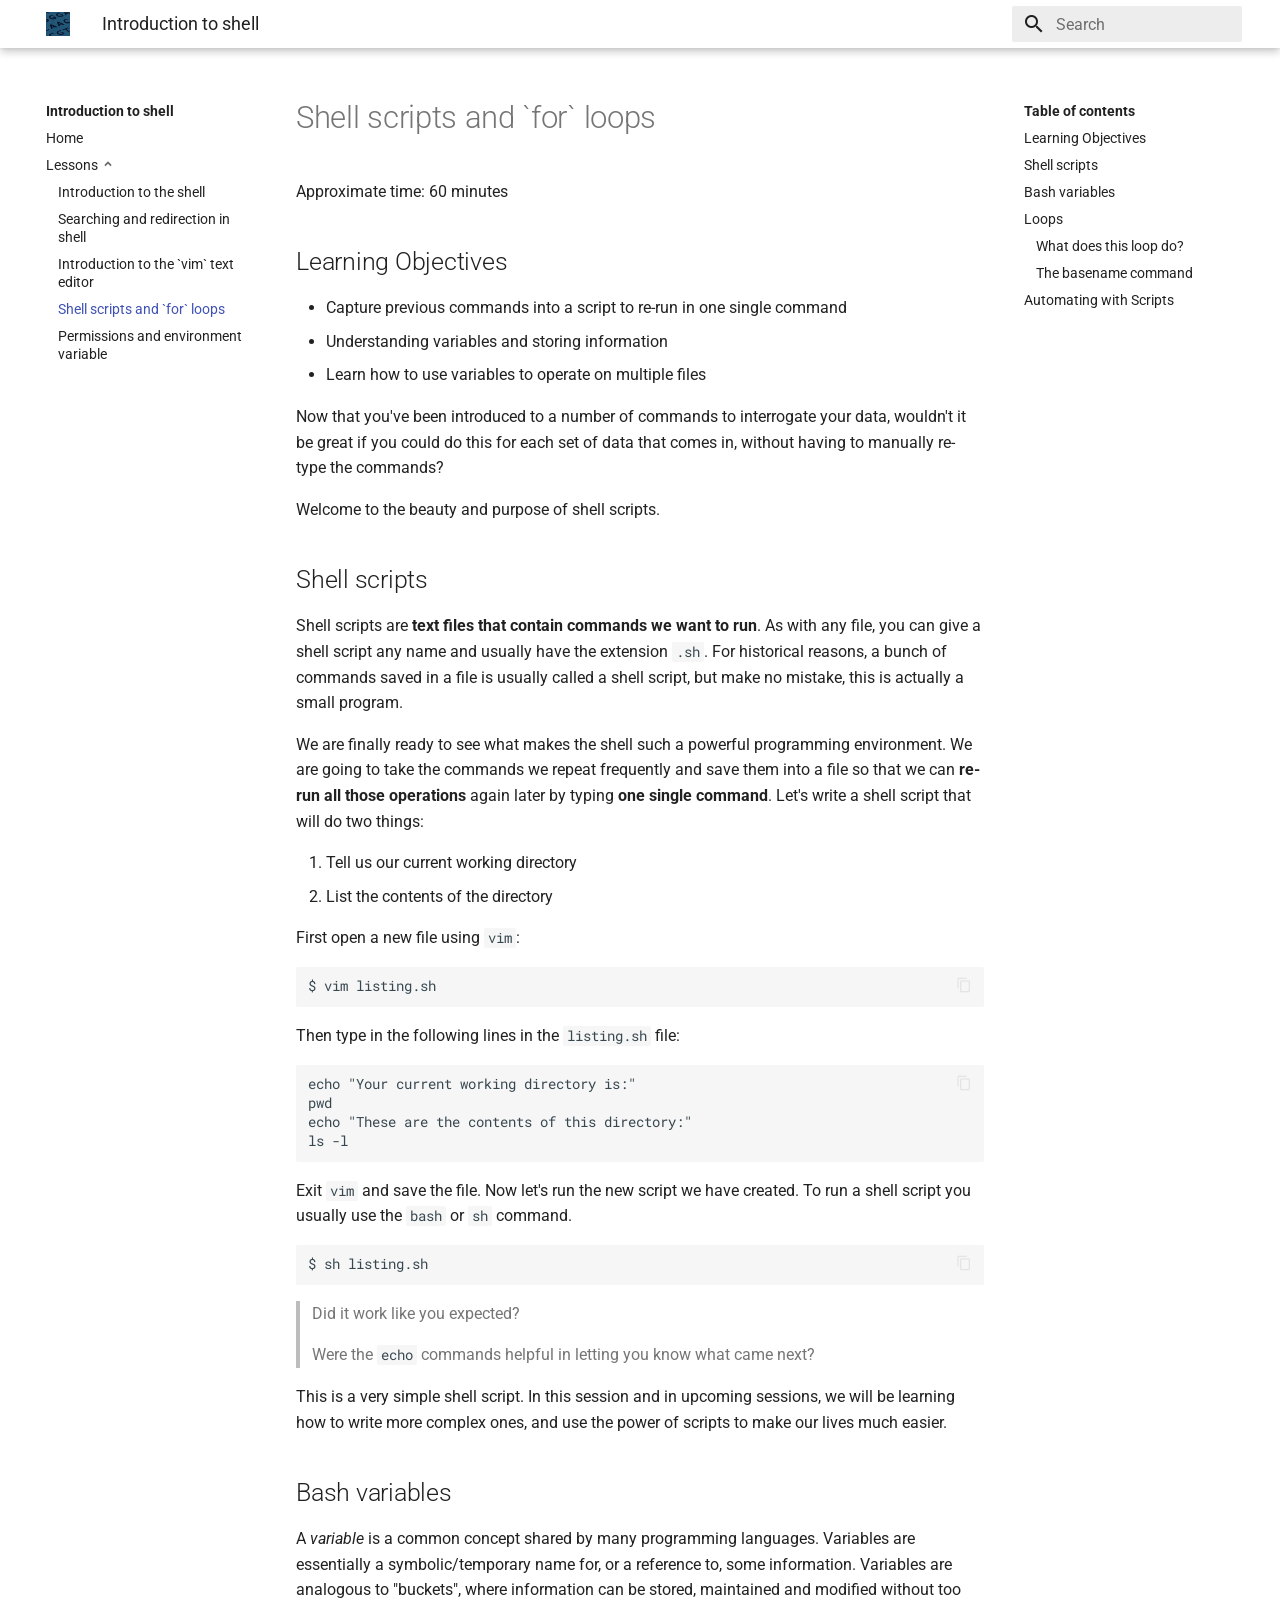
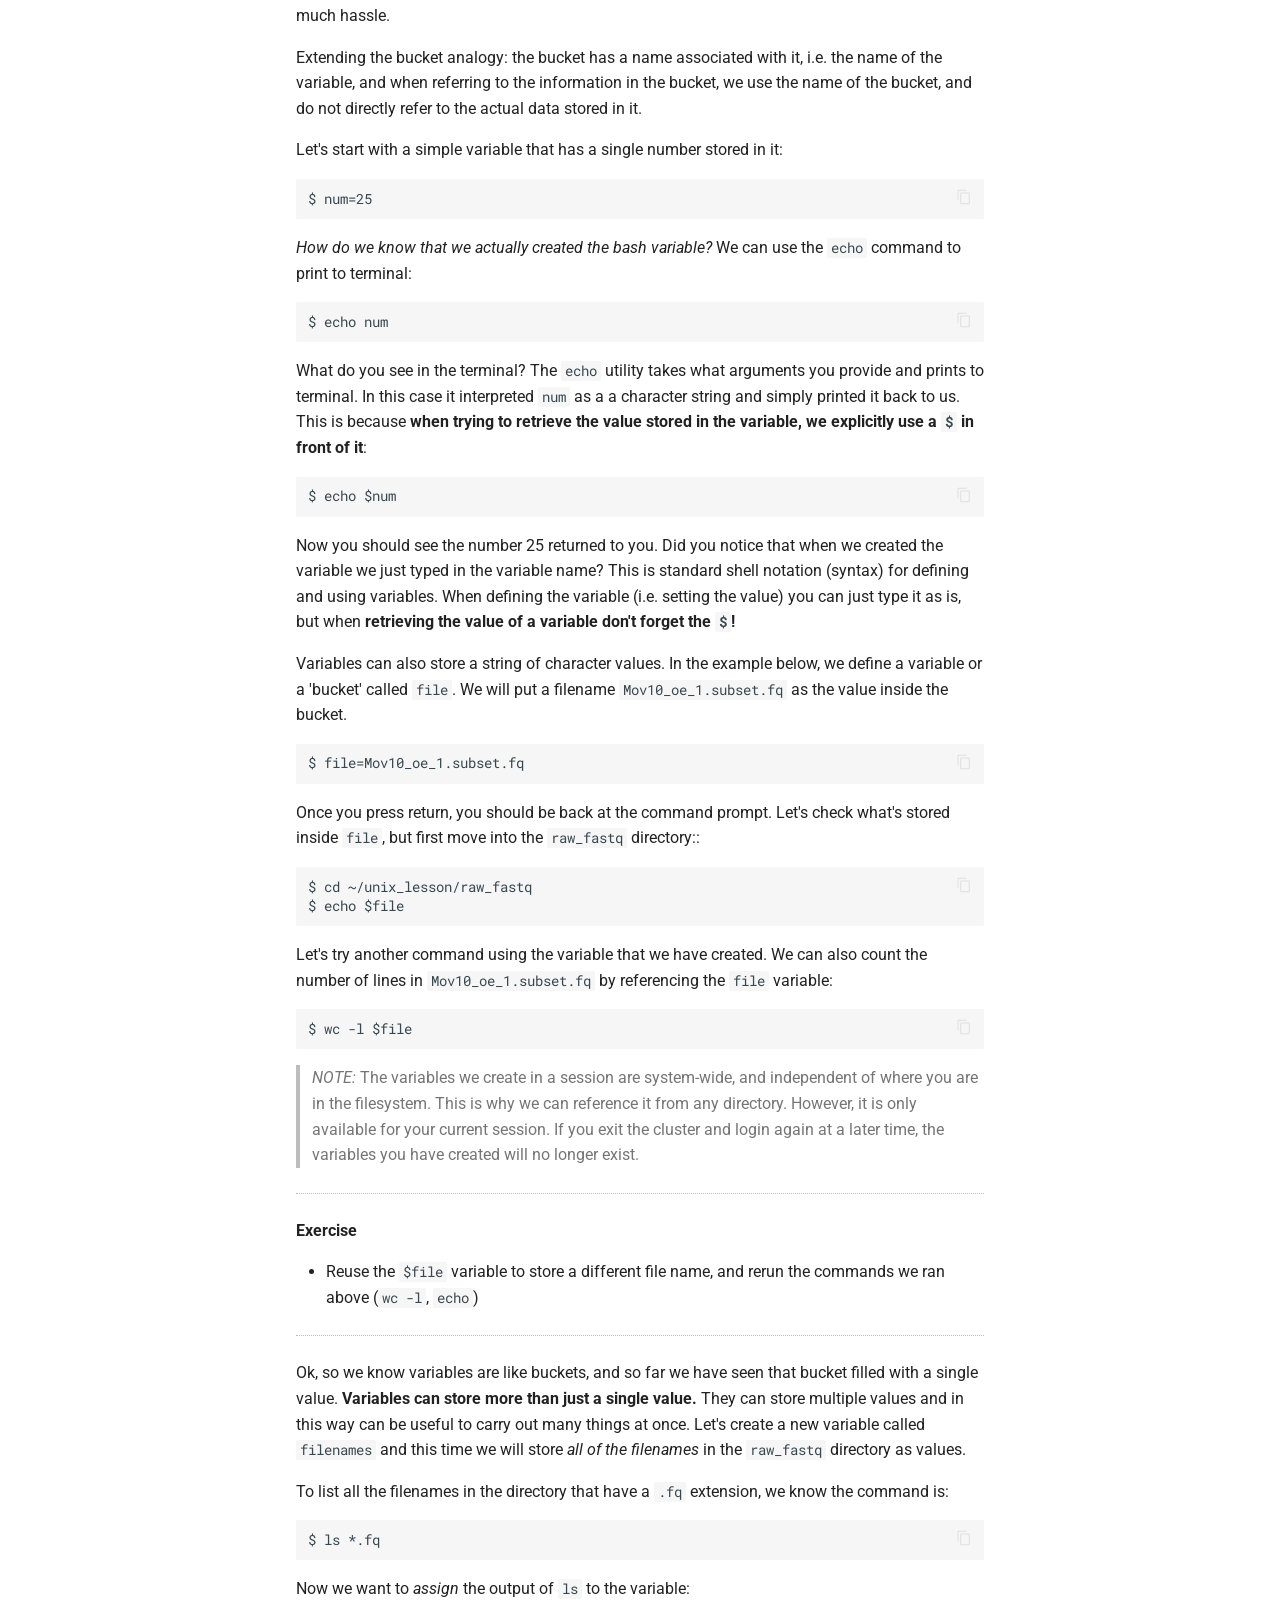
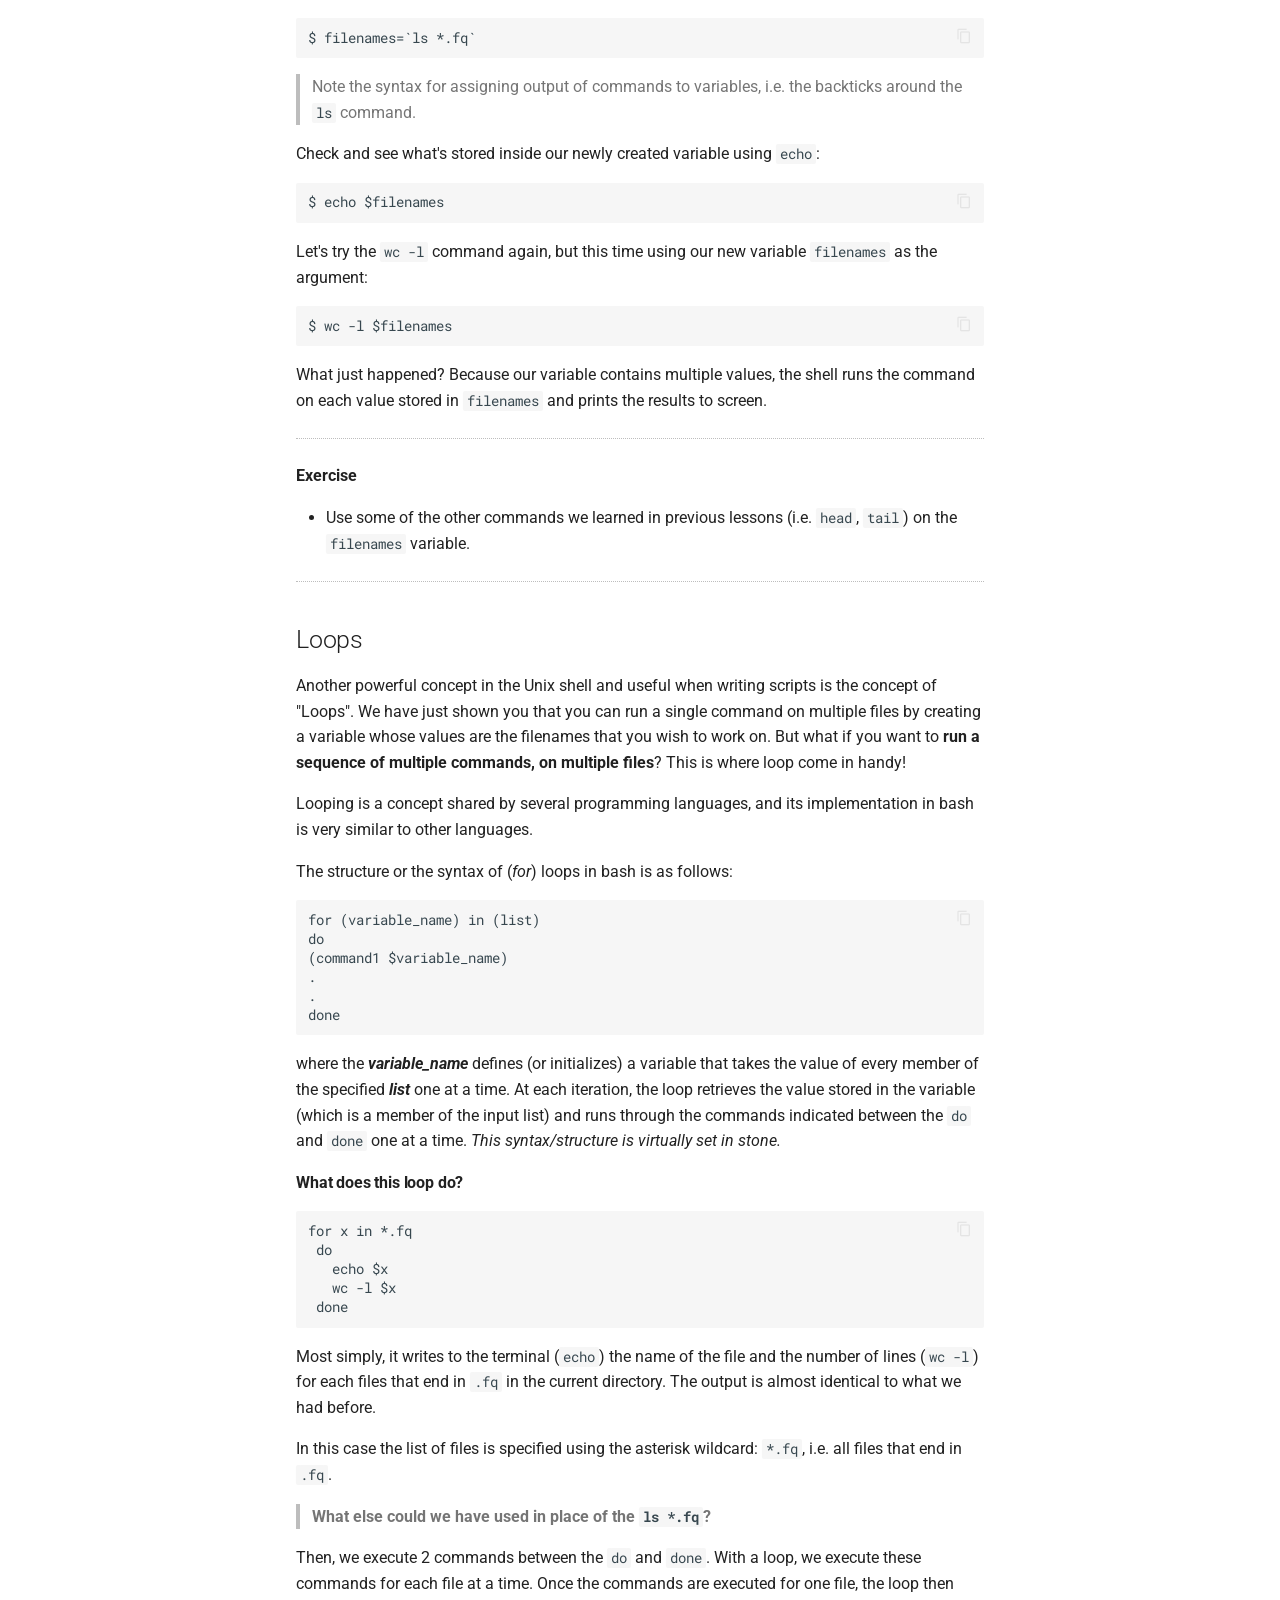
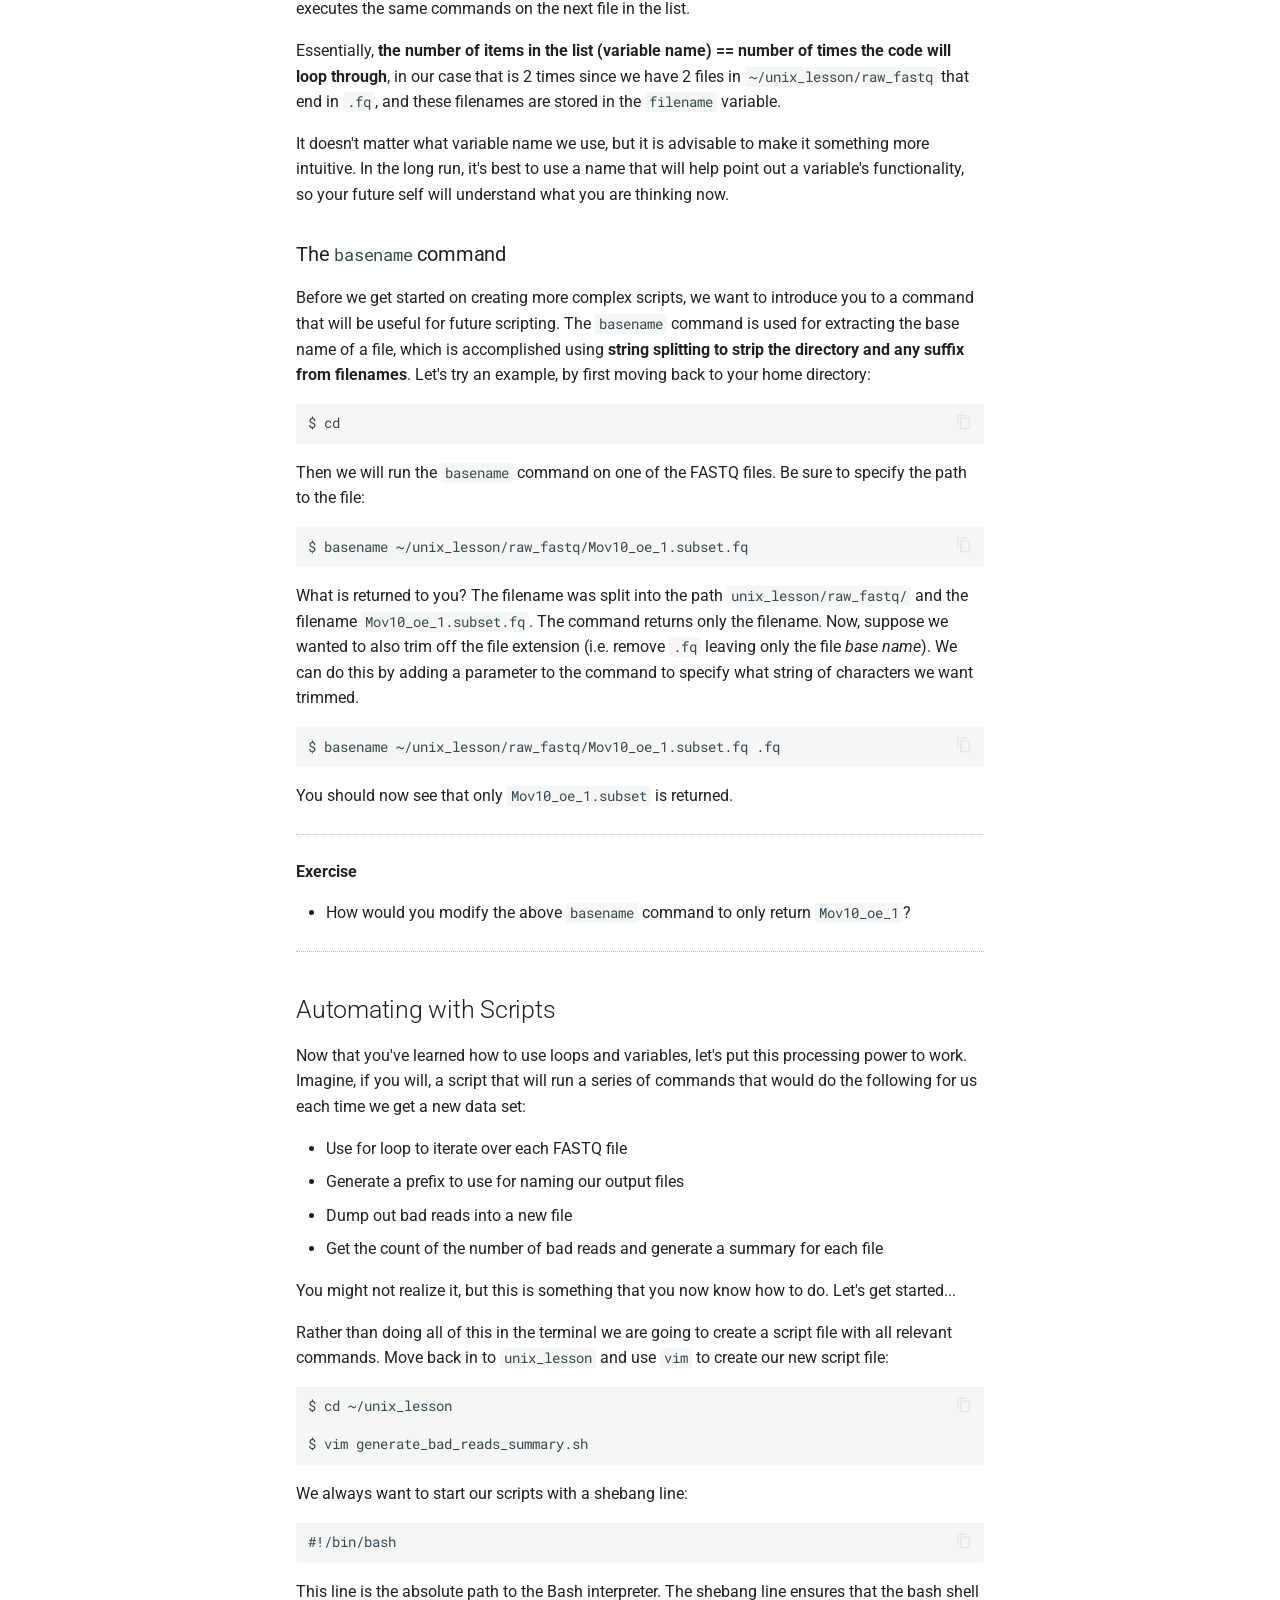
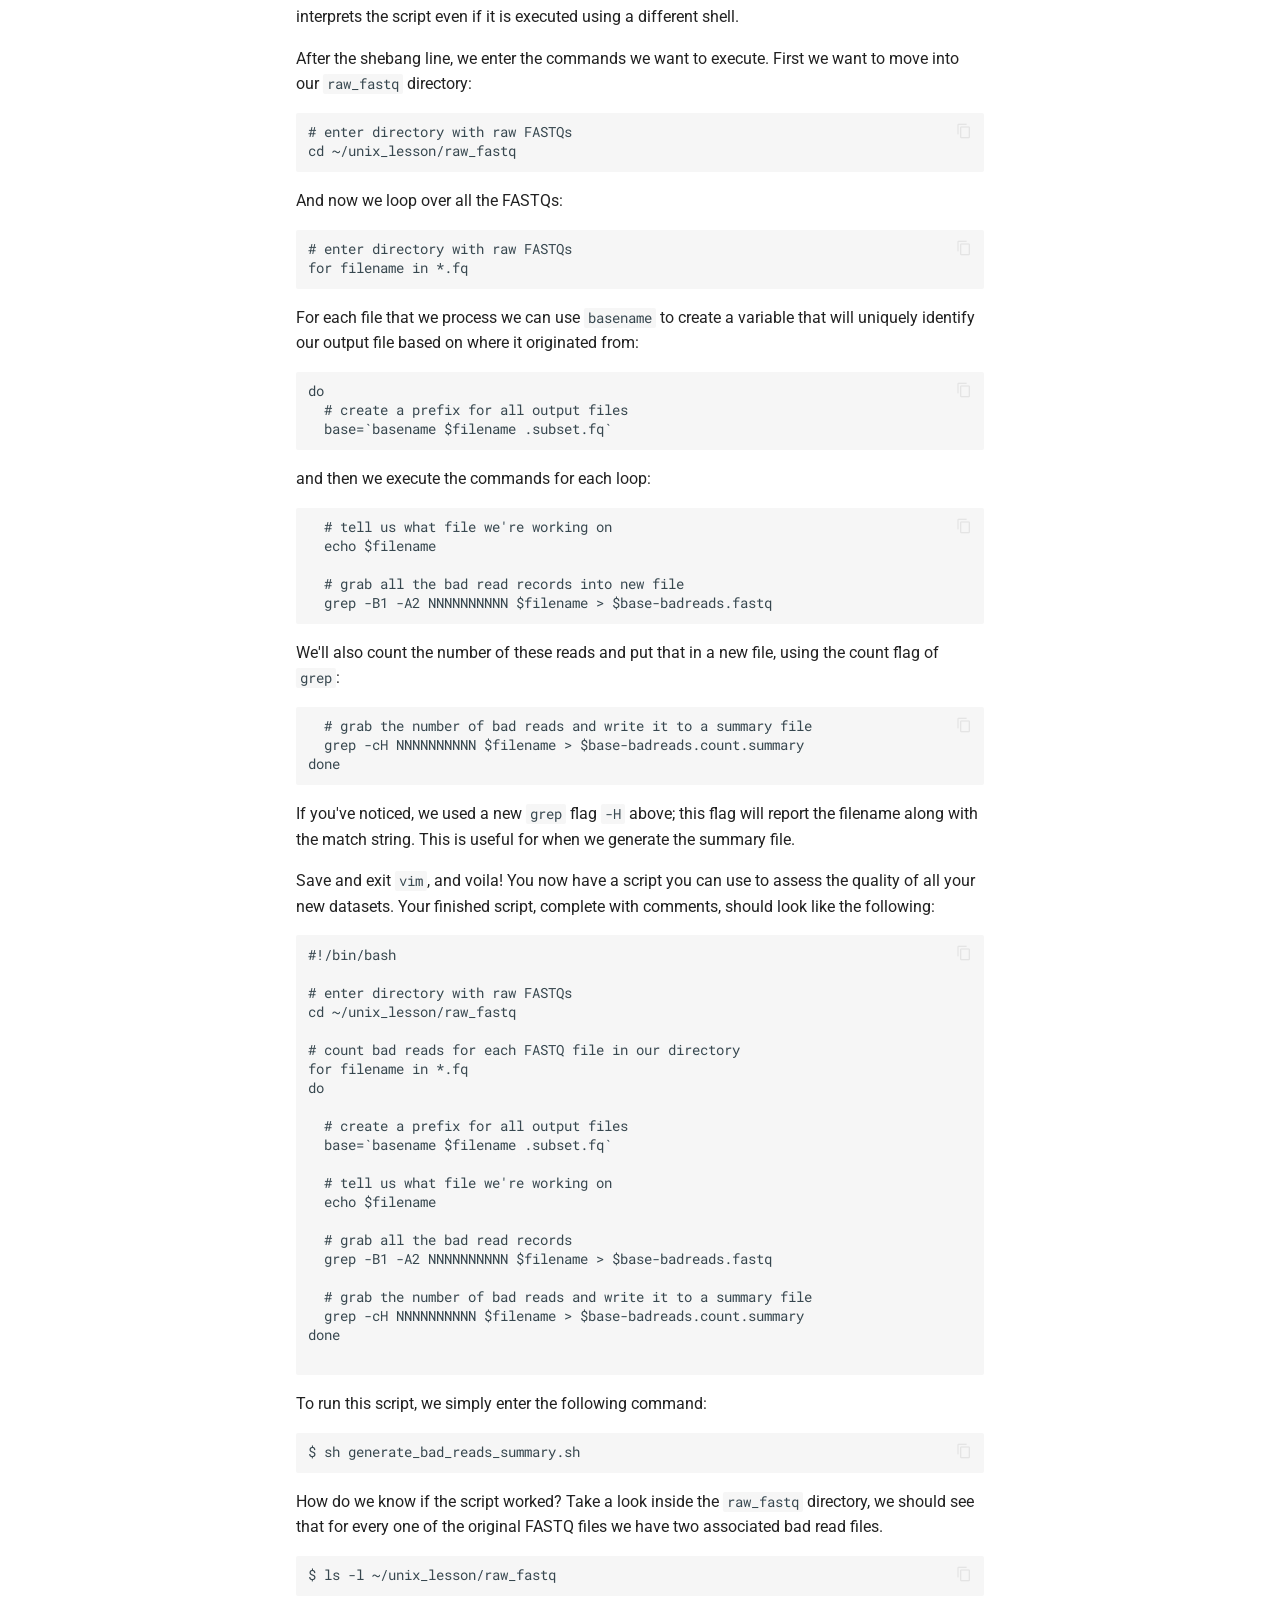
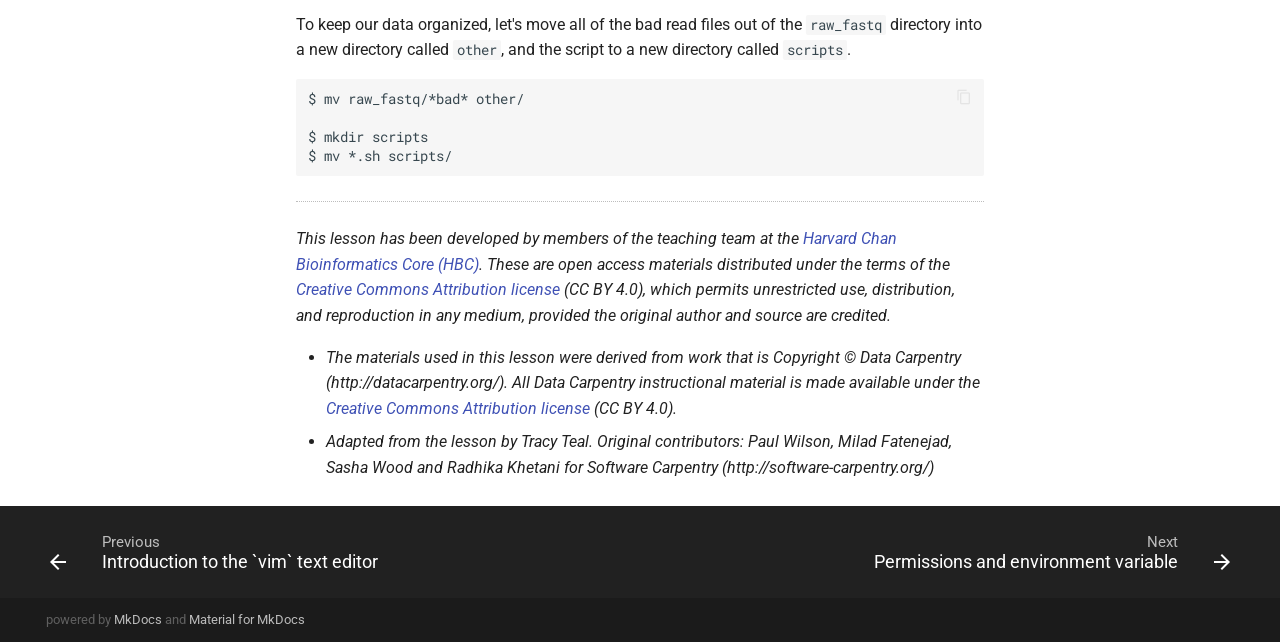
<file: 04_loops_and_scripts/index.html>
<!DOCTYPE html>
<html lang="en" class="no-js">
  <head>
    
      <meta charset="utf-8">
      <meta name="viewport" content="width=device-width,initial-scale=1">
      <meta http-equiv="x-ua-compatible" content="ie=edge">
      
      
      
        <meta name="author" content=""">
      
      
        <meta name="lang:clipboard.copy" content="Copy to clipboard">
      
        <meta name="lang:clipboard.copied" content="Copied to clipboard">
      
        <meta name="lang:search.language" content="en">
      
        <meta name="lang:search.pipeline.stopwords" content="True">
      
        <meta name="lang:search.pipeline.trimmer" content="True">
      
        <meta name="lang:search.result.none" content="No matching documents">
      
        <meta name="lang:search.result.one" content="1 matching document">
      
        <meta name="lang:search.result.other" content="# matching documents">
      
        <meta name="lang:search.tokenizer" content="[\s\-]+">
      
      <link rel="shortcut icon" href="../assets/images/favicon.png">
      <meta name="generator" content="mkdocs-0.17.4, mkdocs-material-2.9.2">
    
    
      
        <title>"The Shell: Loops & Scripts"</title>
      
    
    
      <link rel="stylesheet" href="../assets/stylesheets/application.ba0fd1a6.css">
      
        <link rel="stylesheet" href="../assets/stylesheets/application-palette.6079476c.css">
      
      
        
        
        <meta name="theme-color" content="">
      
    
    
      <script src="../assets/javascripts/modernizr.1aa3b519.js"></script>
    
    
      <link href="https://fonts.gstatic.com" rel="preconnect" crossorigin>
      
        <link rel="stylesheet" href="https://fonts.googleapis.com/css?family=Roboto:300,400,400i,700|Roboto+Mono">
        <style>body,input{font-family:"Roboto","Helvetica Neue",Helvetica,Arial,sans-serif}code,kbd,pre{font-family:"Roboto Mono","Courier New",Courier,monospace}</style>
      
    
    <link rel="stylesheet" href="../assets/fonts/material-icons.css">
    
      <link rel="stylesheet" href="../extra.css">
    
    
  </head>
  
    
    
    <body dir="ltr" data-md-color-primary="white" data-md-color-accent="light-green">
  
    <svg class="md-svg">
      <defs>
        
        
      </defs>
    </svg>
    <input class="md-toggle" data-md-toggle="drawer" type="checkbox" id="__drawer" autocomplete="off">
    <input class="md-toggle" data-md-toggle="search" type="checkbox" id="__search" autocomplete="off">
    <label class="md-overlay" data-md-component="overlay" for="__drawer"></label>
    
      <a href="#learning-objectives" tabindex="1" class="md-skip">
        Skip to content
      </a>
    
    
      <header class="md-header" data-md-component="header">
  <nav class="md-header-nav md-grid">
    <div class="md-flex">
      <div class="md-flex__cell md-flex__cell--shrink">
        <a href=".." title="Introduction to shell" class="md-header-nav__button md-logo">
          
            <img src="../images/dna-sequence-1600x800.jpg" width="24" height="24">
          
        </a>
      </div>
      <div class="md-flex__cell md-flex__cell--shrink">
        <label class="md-icon md-icon--menu md-header-nav__button" for="__drawer"></label>
      </div>
      <div class="md-flex__cell md-flex__cell--stretch">
        <div class="md-flex__ellipsis md-header-nav__title" data-md-component="title">
          
            
              <span class="md-header-nav__topic">
                Introduction to shell
              </span>
              <span class="md-header-nav__topic">
                Shell scripts and `for` loops
              </span>
            
          
        </div>
      </div>
      <div class="md-flex__cell md-flex__cell--shrink">
        
          
            <label class="md-icon md-icon--search md-header-nav__button" for="__search"></label>
            
<div class="md-search" data-md-component="search" role="dialog">
  <label class="md-search__overlay" for="__search"></label>
  <div class="md-search__inner" role="search">
    <form class="md-search__form" name="search">
      <input type="text" class="md-search__input" name="query" placeholder="Search" autocapitalize="off" autocorrect="off" autocomplete="off" spellcheck="false" data-md-component="query" data-md-state="active">
      <label class="md-icon md-search__icon" for="__search"></label>
      <button type="reset" class="md-icon md-search__icon" data-md-component="reset" tabindex="-1">
        &#xE5CD;
      </button>
    </form>
    <div class="md-search__output">
      <div class="md-search__scrollwrap" data-md-scrollfix>
        <div class="md-search-result" data-md-component="result">
          <div class="md-search-result__meta">
            Type to start searching
          </div>
          <ol class="md-search-result__list"></ol>
        </div>
      </div>
    </div>
  </div>
</div>
          
        
      </div>
      
    </div>
  </nav>
</header>
    
    <div class="md-container">
      
        
      
      
      <main class="md-main">
        <div class="md-main__inner md-grid" data-md-component="container">
          
            
              <div class="md-sidebar md-sidebar--primary" data-md-component="navigation">
                <div class="md-sidebar__scrollwrap">
                  <div class="md-sidebar__inner">
                    <nav class="md-nav md-nav--primary" data-md-level="0">
  <label class="md-nav__title md-nav__title--site" for="__drawer">
    <span class="md-nav__button md-logo">
      
        <img src="../images/dna-sequence-1600x800.jpg" width="48" height="48">
      
    </span>
    Introduction to shell
  </label>
  
  <ul class="md-nav__list" data-md-scrollfix>
    
      
      
      


  <li class="md-nav__item">
    <a href=".." title="Home" class="md-nav__link">
      Home
    </a>
  </li>

    
      
      
      

  


  <li class="md-nav__item md-nav__item--active md-nav__item--nested">
    
      <input class="md-toggle md-nav__toggle" data-md-toggle="nav-2" type="checkbox" id="nav-2" checked>
    
    <label class="md-nav__link" for="nav-2">
      Lessons
    </label>
    <nav class="md-nav" data-md-component="collapsible" data-md-level="1">
      <label class="md-nav__title" for="nav-2">
        Lessons
      </label>
      <ul class="md-nav__list" data-md-scrollfix>
        
        
          
          
          


  <li class="md-nav__item">
    <a href="../01_the_filesystem/" title="Introduction to the shell" class="md-nav__link">
      Introduction to the shell
    </a>
  </li>

        
          
          
          


  <li class="md-nav__item">
    <a href="../02_searching_files/" title="Searching and redirection in shell" class="md-nav__link">
      Searching and redirection in shell
    </a>
  </li>

        
          
          
          


  <li class="md-nav__item">
    <a href="../03_vim/" title="Introduction to the `vim` text editor" class="md-nav__link">
      Introduction to the `vim` text editor
    </a>
  </li>

        
          
          
          

  


  <li class="md-nav__item md-nav__item--active">
    
    <input class="md-toggle md-nav__toggle" data-md-toggle="toc" type="checkbox" id="__toc">
    
    
      <label class="md-nav__link md-nav__link--active" for="__toc">
        Shell scripts and `for` loops
      </label>
    
    <a href="./" title="Shell scripts and `for` loops" class="md-nav__link md-nav__link--active">
      Shell scripts and `for` loops
    </a>
    
      
<nav class="md-nav md-nav--secondary">
  
  
  
    <label class="md-nav__title" for="__toc">Table of contents</label>
    <ul class="md-nav__list" data-md-scrollfix>
      
        <li class="md-nav__item">
  <a href="#learning-objectives" title="Learning Objectives" class="md-nav__link">
    Learning Objectives
  </a>
  
</li>
      
        <li class="md-nav__item">
  <a href="#shell-scripts" title="Shell scripts" class="md-nav__link">
    Shell scripts
  </a>
  
</li>
      
        <li class="md-nav__item">
  <a href="#bash-variables" title="Bash variables" class="md-nav__link">
    Bash variables
  </a>
  
</li>
      
        <li class="md-nav__item">
  <a href="#loops" title="Loops" class="md-nav__link">
    Loops
  </a>
  
    <nav class="md-nav">
      <ul class="md-nav__list">
        
          <li class="md-nav__item">
  <a href="#what-does-this-loop-do" title="What does this loop do?" class="md-nav__link">
    What does this loop do?
  </a>
  
</li>
        
          <li class="md-nav__item">
  <a href="#the-basename-command" title="The basename command" class="md-nav__link">
    The basename command
  </a>
  
</li>
        
      </ul>
    </nav>
  
</li>
      
        <li class="md-nav__item">
  <a href="#automating-with-scripts" title="Automating with Scripts" class="md-nav__link">
    Automating with Scripts
  </a>
  
</li>
      
      
      
      
      
    </ul>
  
</nav>
    
  </li>

        
          
          
          


  <li class="md-nav__item">
    <a href="../05_permissions_and_environment_variables/" title="Permissions and environment variable" class="md-nav__link">
      Permissions and environment variable
    </a>
  </li>

        
      </ul>
    </nav>
  </li>

    
  </ul>
</nav>
                  </div>
                </div>
              </div>
            
            
              <div class="md-sidebar md-sidebar--secondary" data-md-component="toc">
                <div class="md-sidebar__scrollwrap">
                  <div class="md-sidebar__inner">
                    
<nav class="md-nav md-nav--secondary">
  
  
  
    <label class="md-nav__title" for="__toc">Table of contents</label>
    <ul class="md-nav__list" data-md-scrollfix>
      
        <li class="md-nav__item">
  <a href="#learning-objectives" title="Learning Objectives" class="md-nav__link">
    Learning Objectives
  </a>
  
</li>
      
        <li class="md-nav__item">
  <a href="#shell-scripts" title="Shell scripts" class="md-nav__link">
    Shell scripts
  </a>
  
</li>
      
        <li class="md-nav__item">
  <a href="#bash-variables" title="Bash variables" class="md-nav__link">
    Bash variables
  </a>
  
</li>
      
        <li class="md-nav__item">
  <a href="#loops" title="Loops" class="md-nav__link">
    Loops
  </a>
  
    <nav class="md-nav">
      <ul class="md-nav__list">
        
          <li class="md-nav__item">
  <a href="#what-does-this-loop-do" title="What does this loop do?" class="md-nav__link">
    What does this loop do?
  </a>
  
</li>
        
          <li class="md-nav__item">
  <a href="#the-basename-command" title="The basename command" class="md-nav__link">
    The basename command
  </a>
  
</li>
        
      </ul>
    </nav>
  
</li>
      
        <li class="md-nav__item">
  <a href="#automating-with-scripts" title="Automating with Scripts" class="md-nav__link">
    Automating with Scripts
  </a>
  
</li>
      
      
      
      
      
    </ul>
  
</nav>
                  </div>
                </div>
              </div>
            
          
          <div class="md-content">
            <article class="md-content__inner md-typeset">
              
                
                
                  <h1>Shell scripts and `for` loops</h1>
                
                <p>Approximate time: 60 minutes</p>
<h2 id="learning-objectives">Learning Objectives</h2>
<ul>
<li>Capture previous commands into a script to re-run in one single command</li>
<li>Understanding variables and storing information</li>
<li>Learn how to use variables to operate on multiple files</li>
</ul>
<p>Now that you've been introduced to a number of commands to interrogate your data, wouldn't it be great if you could do this for each set of data that comes in, without having to manually re-type the commands?</p>
<p>Welcome to the beauty and purpose of shell scripts.</p>
<h2 id="shell-scripts">Shell scripts</h2>
<p>Shell scripts are <strong>text files that contain commands we want to run</strong>. As with any file, you can give a shell script any name and usually have the extension <code>.sh</code>. For historical reasons, a bunch of commands saved in a file is usually called a shell script, but make no mistake, this is actually a small program. </p>
<p>We are finally ready to see what makes the shell such a powerful programming environment. We are going to take the commands we repeat frequently and save them into a file so that we can <strong>re-run all those operations</strong> again later by typing <strong>one single command</strong>. Let's write a shell script that will do two things:</p>
<ol>
<li>Tell us our current working directory</li>
<li>List the contents of the directory </li>
</ol>
<p>First open a new file using <code>vim</code>:</p>
<pre><code class="bash">$ vim listing.sh
</code></pre>

<p>Then type in the following lines in the <code>listing.sh</code> file:</p>
<pre><code class="bash">echo &quot;Your current working directory is:&quot;
pwd
echo &quot;These are the contents of this directory:&quot;
ls -l 
</code></pre>

<p>Exit <code>vim</code> and save the file. Now let's run the new script we have created. To run a shell script you usually use the <code>bash</code> or <code>sh</code> command.</p>
<pre><code class="bash">$ sh listing.sh
</code></pre>

<blockquote>
<p>Did it work like you expected?</p>
<p>Were the <code>echo</code> commands helpful in letting you know what came next?</p>
</blockquote>
<p>This is a very simple shell script. In this session and in upcoming sessions, we will be learning how to write more complex ones, and use the power of scripts to make our lives much easier.</p>
<h2 id="bash-variables">Bash variables</h2>
<p>A <em>variable</em> is a common concept shared by many programming languages. Variables are essentially a symbolic/temporary name for, or a reference to, some information. Variables are analogous to "buckets", where information can be stored, maintained and modified without too much hassle. </p>
<p>Extending the bucket analogy: the bucket has a name associated with it, i.e. the name of the variable, and when referring to the information in the bucket, we use the name of the bucket, and do not directly refer to the actual data stored in it.</p>
<p>Let's start with a simple variable that has a single number stored in it:</p>
<pre><code class="bash">$ num=25
</code></pre>

<p><em>How do we know that we actually created the bash variable?</em> We can use the <code>echo</code> command to print to terminal:</p>
<pre><code class="bash">$ echo num
</code></pre>

<p>What do you see in the terminal? The <code>echo</code> utility takes what arguments you provide and prints to terminal. In this case it interpreted <code>num</code> as a a character string and simply printed it back to us. This is because <strong>when trying to retrieve the value stored in the variable, we explicitly use a <code>$</code> in front of it</strong>:</p>
<pre><code class="bash">$ echo $num
</code></pre>

<p>Now you should see the number 25 returned to you. Did you notice that when we created the variable we just typed in the variable name? This is standard shell notation (syntax) for defining and using variables. When defining the variable (i.e. setting the value) you can just type it as is, but when <strong>retrieving the value of a variable don't forget the <code>$</code>!</strong> </p>
<p>Variables can also store a string of character values. In the example below, we define a variable or a 'bucket' called <code>file</code>. We will put a filename <code>Mov10_oe_1.subset.fq</code> as the value inside the bucket.</p>
<pre><code class="bash">$ file=Mov10_oe_1.subset.fq
</code></pre>

<p>Once you press return, you should be back at the command prompt. Let's check what's stored inside <code>file</code>, but first move into the <code>raw_fastq</code> directory::</p>
<pre><code class="bash">$ cd ~/unix_lesson/raw_fastq
$ echo $file
</code></pre>

<p>Let's try another command using the variable that we have created. We can also count the number of lines in <code>Mov10_oe_1.subset.fq</code> by referencing the <code>file</code> variable:</p>
<pre><code class="bash">$ wc -l $file
</code></pre>

<blockquote>
<p><em>NOTE:</em> The variables we create in a session are system-wide, and independent of where you are in the filesystem. This is why we can reference it from any directory. However, it is only available for your current session. If you exit the cluster and login again at a later time, the variables you have created will no longer exist.</p>
</blockquote>
<hr />
<p><strong>Exercise</strong></p>
<ul>
<li>Reuse the <code>$file</code> variable to store a different file name, and rerun the commands we ran above (<code>wc -l</code>, <code>echo</code>)</li>
</ul>
<hr />
<p>Ok, so we know variables are like buckets, and so far we have seen that bucket filled with a single value. <strong>Variables can store more than just a single value.</strong> They can store multiple values and in this way can be useful to carry out many things at once. Let's create a new variable called <code>filenames</code> and this time we will store <em>all of the filenames</em> in the <code>raw_fastq</code> directory as values. </p>
<p>To list all the filenames in the directory that have a <code>.fq</code> extension, we know the command is:</p>
<pre><code class="bash">$ ls *.fq
</code></pre>

<p>Now we want to <em>assign</em> the output of <code>ls</code> to the variable:</p>
<pre><code class="bash">$ filenames=`ls *.fq`
</code></pre>

<blockquote>
<p>Note the syntax for assigning output of commands to variables, i.e. the backticks around the <code>ls</code> command.</p>
</blockquote>
<p>Check and see what's stored inside our newly created variable using <code>echo</code>:</p>
<pre><code class="bash">$ echo $filenames
</code></pre>

<p>Let's try the <code>wc -l</code> command again, but this time using our new variable <code>filenames</code> as the argument:</p>
<pre><code class="bash">$ wc -l $filenames
</code></pre>

<p>What just happened? Because our variable contains multiple values, the shell runs the command on each value stored in <code>filenames</code> and prints the results to screen. </p>
<hr />
<p><strong>Exercise</strong></p>
<ul>
<li>Use some of the other commands we learned in previous lessons (i.e. <code>head</code>, <code>tail</code>) on the <code>filenames</code> variable. </li>
</ul>
<hr />
<h2 id="loops">Loops</h2>
<p>Another powerful concept in the Unix shell and useful when writing scripts is the concept of "Loops". We have just shown you that you can run a single command on multiple files by creating a variable whose values are the filenames that you wish to work on. But what if you want to <strong>run a sequence of multiple commands, on multiple files</strong>? This is where loop come in handy!</p>
<p>Looping is a concept shared by several programming languages, and its implementation in bash is very similar to other languages. </p>
<p>The structure or the syntax of (<em>for</em>) loops in bash is as follows:</p>
<pre><code class="bash">for (variable_name) in (list)
do
(command1 $variable_name)
.
.
done
</code></pre>

<p>where the <strong><em>variable_name</em></strong> defines (or initializes) a variable that takes the value of every member of the specified <strong><em>list</em></strong> one at a time. At each iteration, the loop retrieves the value stored in the variable (which is a member of the input list) and runs through the commands indicated between the <code>do</code> and <code>done</code> one at a time. <em>This syntax/structure is virtually set in stone.</em> </p>
<h4 id="what-does-this-loop-do">What does this loop do?</h4>
<pre><code class="bash">for x in *.fq
 do
   echo $x
   wc -l $x
 done
</code></pre>

<p>Most simply, it writes to the terminal (<code>echo</code>) the name of the file and the number of lines (<code>wc -l</code>) for each files that end in <code>.fq</code> in the current directory. The output is almost identical to what we had before.</p>
<p>In this case the list of files is specified using the asterisk wildcard: <code>*.fq</code>, i.e. all files that end in <code>.fq</code>. </p>
<blockquote>
<p><strong>What else could we have used in place of the <code>ls *.fq</code>?</strong></p>
</blockquote>
<p>Then, we execute 2 commands between the <code>do</code> and <code>done</code>. With a loop, we execute these commands for each file at a time. Once the commands are executed for one file, the loop then executes the same commands on the next file in the list. </p>
<p>Essentially, <strong>the number of items in the list (variable name) == number of times the code will loop through</strong>, in our case that is 2 times since we have 2 files in <code>~/unix_lesson/raw_fastq</code> that end in <code>.fq</code>, and these filenames are stored in the <code>filename</code> variable.</p>
<p>It doesn't matter what variable name we use, but it is advisable to make it something more intuitive. In the long run, it's best to use a name that will help point out a variable's functionality, so your future self will understand what you are thinking now.</p>
<h3 id="the-basename-command">The <code>basename</code> command</h3>
<p>Before we get started on creating more complex scripts, we want to introduce you to a command that will be useful for future scripting. The <code>basename</code> command is used for extracting the base name of a file, which is accomplished using <strong>string splitting to strip the directory and any suffix from filenames</strong>. Let's try an example, by first moving back to your home directory:</p>
<pre><code class="bash">$ cd
</code></pre>

<p>Then we will run the <code>basename</code> command on one of the FASTQ files. Be sure to specify the path to the file:</p>
<pre><code class="bash">$ basename ~/unix_lesson/raw_fastq/Mov10_oe_1.subset.fq
</code></pre>

<p>What is returned to you? The filename was split into the path <code>unix_lesson/raw_fastq/</code> and the filename <code>Mov10_oe_1.subset.fq</code>. The command returns only the filename. Now, suppose we wanted to also trim off the file extension (i.e. remove <code>.fq</code> leaving only the file <em>base name</em>). We can do this by adding a parameter to the command to specify what string of characters we want trimmed.</p>
<pre><code class="bash">$ basename ~/unix_lesson/raw_fastq/Mov10_oe_1.subset.fq .fq
</code></pre>

<p>You should now see that only <code>Mov10_oe_1.subset</code> is returned. </p>
<hr />
<p><strong>Exercise</strong></p>
<ul>
<li>How would you modify the above <code>basename</code> command to only return <code>Mov10_oe_1</code>?</li>
</ul>
<hr />
<h2 id="automating-with-scripts">Automating with Scripts</h2>
<p>Now that you've learned how to use loops and variables, let's put this processing power to work. Imagine, if you will, a script that will run a series of commands that would do the following for us each time we get a new data set:</p>
<ul>
<li>Use for loop to iterate over each FASTQ file</li>
<li>Generate a prefix to use for naming our output files</li>
<li>Dump out bad reads into a new file</li>
<li>Get the count of the number of bad reads and generate a summary for each file</li>
</ul>
<p>You might not realize it, but this is something that you now know how to do. Let's get started...</p>
<p>Rather than doing all of this in the terminal we are going to create a script file with all relevant commands. Move back in to <code>unix_lesson</code> and use <code>vim</code> to create our new script file:</p>
<pre><code class="bash">$ cd ~/unix_lesson

$ vim generate_bad_reads_summary.sh
</code></pre>

<p>We always want to start our scripts with a shebang line: </p>
<pre><code class="bash">#!/bin/bash
</code></pre>

<p>This line is the absolute path to the Bash interpreter. The shebang line ensures that the bash shell interprets the script even if it is executed using a different shell.</p>
<p>After the shebang line, we enter the commands we want to execute. First we want to move into our <code>raw_fastq</code> directory:</p>
<pre><code class="bash"># enter directory with raw FASTQs
cd ~/unix_lesson/raw_fastq
</code></pre>

<p>And now we loop over all the FASTQs:</p>
<pre><code class="bash"># enter directory with raw FASTQs
for filename in *.fq
</code></pre>

<p>For each file that we process we can use <code>basename</code> to create a variable that will uniquely identify our output file based on where it originated from:</p>
<pre><code class="bash">do
  # create a prefix for all output files
  base=`basename $filename .subset.fq`
</code></pre>

<p>and then we execute the commands for each loop:</p>
<pre><code class="bash">  # tell us what file we're working on
  echo $filename

  # grab all the bad read records into new file
  grep -B1 -A2 NNNNNNNNNN $filename &gt; $base-badreads.fastq
</code></pre>

<p>We'll also count the number of these reads and put that in a new file, using the count flag of <code>grep</code>:</p>
<pre><code class="bash">  # grab the number of bad reads and write it to a summary file
  grep -cH NNNNNNNNNN $filename &gt; $base-badreads.count.summary
done
</code></pre>

<p>If you've noticed, we used a new <code>grep</code> flag <code>-H</code> above; this flag will report the filename along with the match string. This is useful for when we generate the summary file.</p>
<p>Save and exit <code>vim</code>, and voila! You now have a script you can use to assess the quality of all your new datasets. Your finished script, complete with comments, should look like the following:</p>
<pre><code class="bash">#!/bin/bash 

# enter directory with raw FASTQs
cd ~/unix_lesson/raw_fastq

# count bad reads for each FASTQ file in our directory
for filename in *.fq 
do 

  # create a prefix for all output files
  base=`basename $filename .subset.fq`

  # tell us what file we're working on  
  echo $filename

  # grab all the bad read records
  grep -B1 -A2 NNNNNNNNNN $filename &gt; $base-badreads.fastq

  # grab the number of bad reads and write it to a summary file
  grep -cH NNNNNNNNNN $filename &gt; $base-badreads.count.summary
done

</code></pre>

<p>To run this script, we simply enter the following command:</p>
<pre><code class="bash">$ sh generate_bad_reads_summary.sh
</code></pre>

<p>How do we know if the script worked? Take a look inside the <code>raw_fastq</code> directory, we should see that for every one of the original FASTQ files we have two associated bad read files.</p>
<pre><code class="bash">$ ls -l ~/unix_lesson/raw_fastq 
</code></pre>

<p>To keep our data organized, let's move all of the bad read files out of the <code>raw_fastq</code> directory into a new directory called <code>other</code>, and the script to a new directory called <code>scripts</code>.</p>
<pre><code class="bash">$ mv raw_fastq/*bad* other/

$ mkdir scripts
$ mv *.sh scripts/
</code></pre>

<hr />
<p><em>This lesson has been developed by members of the teaching team at the <a href="http://bioinformatics.sph.harvard.edu/">Harvard Chan Bioinformatics Core (HBC)</a>. These are open access materials distributed under the terms of the <a href="https://creativecommons.org/licenses/by/4.0/">Creative Commons Attribution license</a> (CC BY 4.0), which permits unrestricted use, distribution, and reproduction in any medium, provided the original author and source are credited.</em></p>
<ul>
<li><em>The materials used in this lesson were derived from work that is Copyright © Data Carpentry (http://datacarpentry.org/). 
All Data Carpentry instructional material is made available under the <a href="https://creativecommons.org/licenses/by/4.0/">Creative Commons Attribution license</a> (CC BY 4.0).</em></li>
<li><em>Adapted from the lesson by Tracy Teal. Original contributors: Paul Wilson, Milad Fatenejad, Sasha Wood and Radhika Khetani for Software Carpentry (http://software-carpentry.org/)</em></li>
</ul>
                
                  
                
              
              
                


              
            </article>
          </div>
        </div>
      </main>
      
        
<footer class="md-footer">
  
    <div class="md-footer-nav">
      <nav class="md-footer-nav__inner md-grid">
        
          <a href="../03_vim/" title="Introduction to the `vim` text editor" class="md-flex md-footer-nav__link md-footer-nav__link--prev" rel="prev">
            <div class="md-flex__cell md-flex__cell--shrink">
              <i class="md-icon md-icon--arrow-back md-footer-nav__button"></i>
            </div>
            <div class="md-flex__cell md-flex__cell--stretch md-footer-nav__title">
              <span class="md-flex__ellipsis">
                <span class="md-footer-nav__direction">
                  Previous
                </span>
                Introduction to the `vim` text editor
              </span>
            </div>
          </a>
        
        
          <a href="../05_permissions_and_environment_variables/" title="Permissions and environment variable" class="md-flex md-footer-nav__link md-footer-nav__link--next" rel="next">
            <div class="md-flex__cell md-flex__cell--stretch md-footer-nav__title">
              <span class="md-flex__ellipsis">
                <span class="md-footer-nav__direction">
                  Next
                </span>
                Permissions and environment variable
              </span>
            </div>
            <div class="md-flex__cell md-flex__cell--shrink">
              <i class="md-icon md-icon--arrow-forward md-footer-nav__button"></i>
            </div>
          </a>
        
      </nav>
    </div>
  
  <div class="md-footer-meta md-typeset">
    <div class="md-footer-meta__inner md-grid">
      <div class="md-footer-copyright">
        
        powered by
        <a href="https://www.mkdocs.org">MkDocs</a>
        and
        <a href="https://squidfunk.github.io/mkdocs-material/">
          Material for MkDocs</a>
      </div>
      
        
      
    </div>
  </div>
</footer>
      
    </div>
    
      <script src="../assets/javascripts/application.a59e2a89.js"></script>
      
      <script>app.initialize({version:"0.17.4",url:{base:".."}})</script>
      
    
    
      
    
  </body>
</html>
</file>
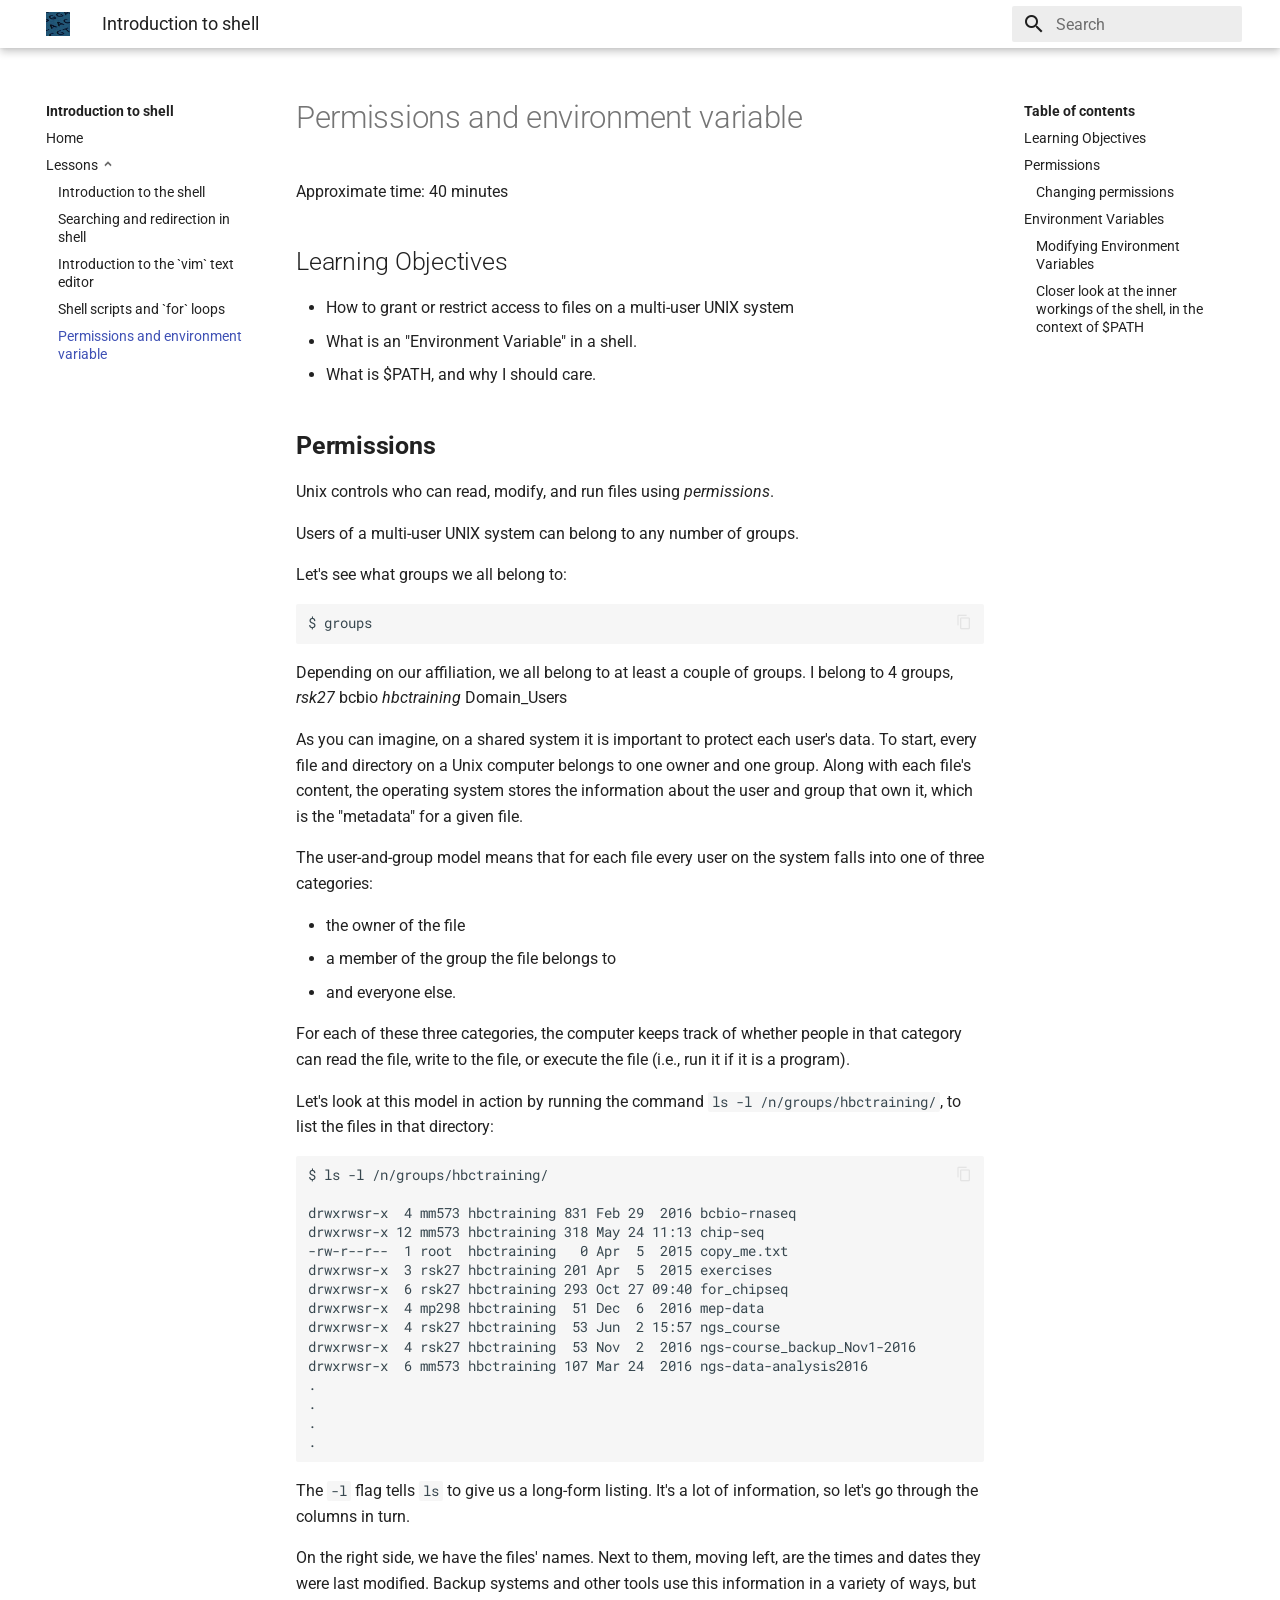
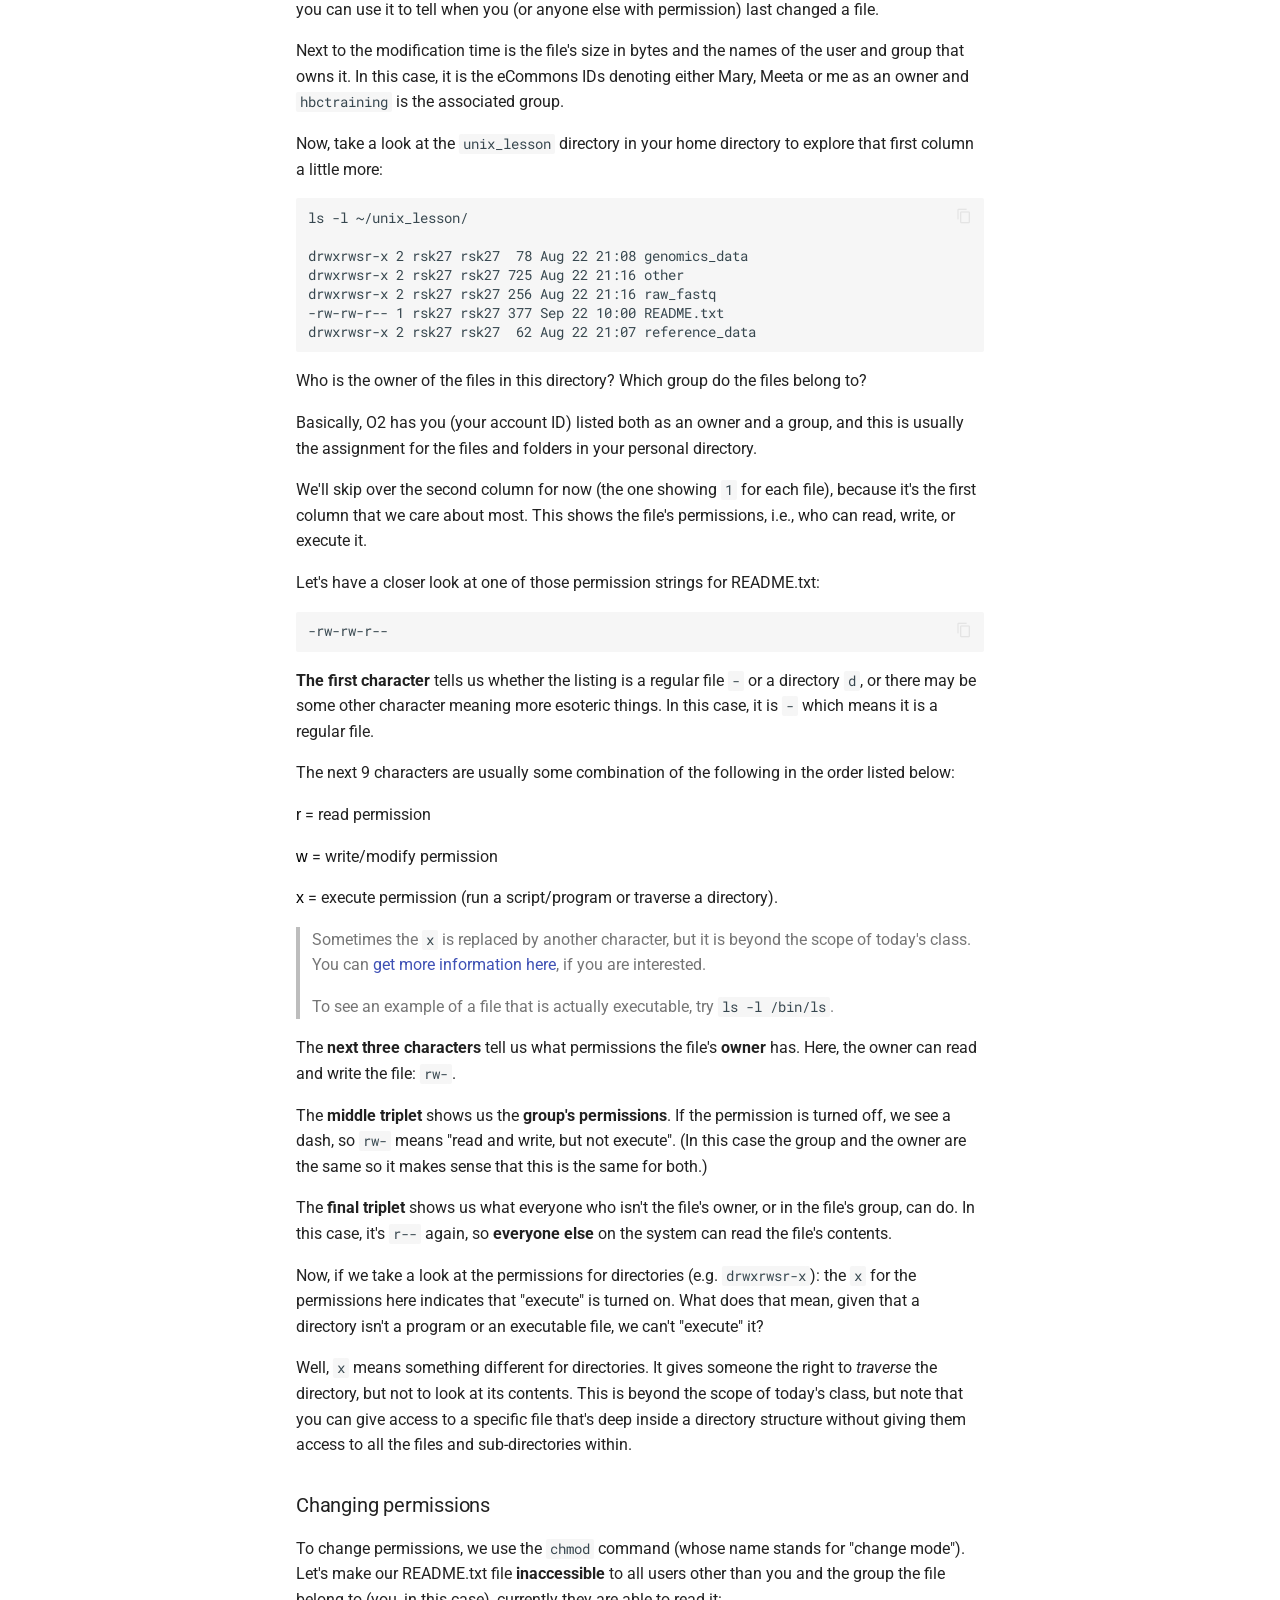
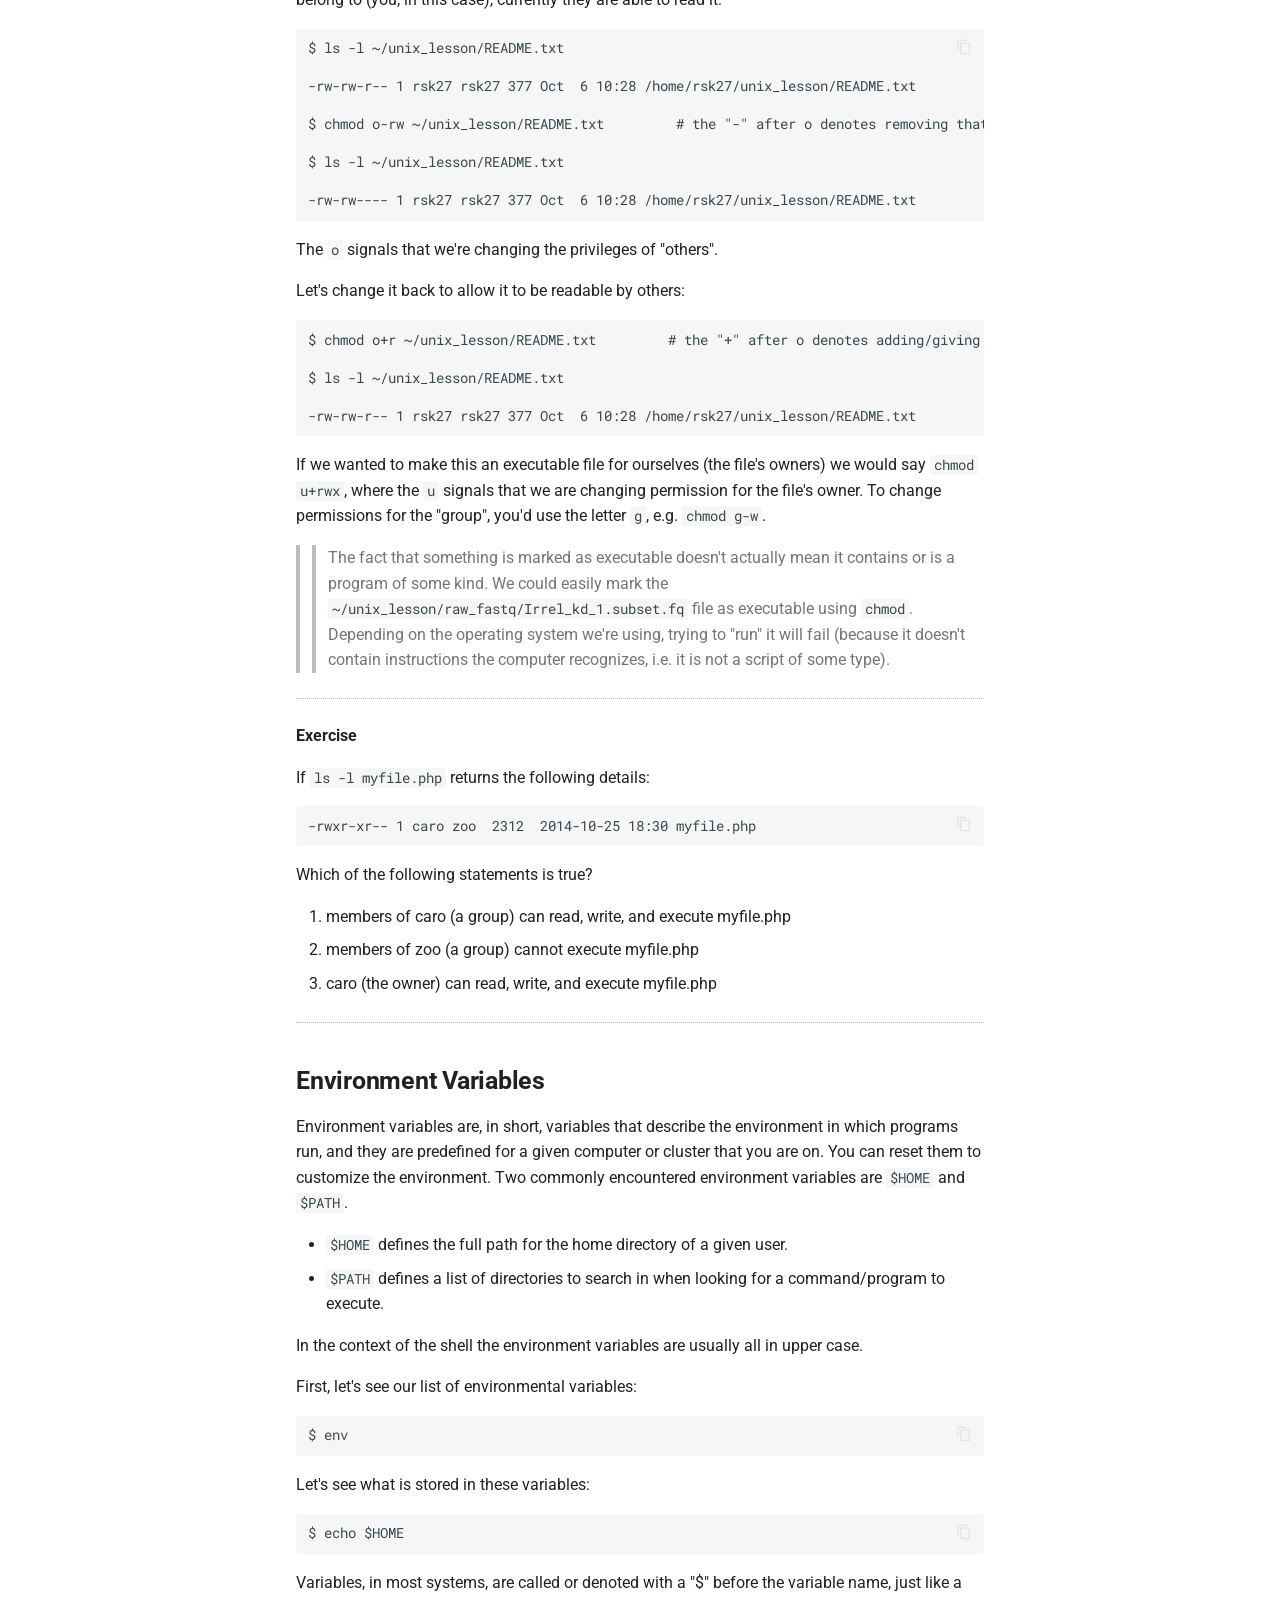
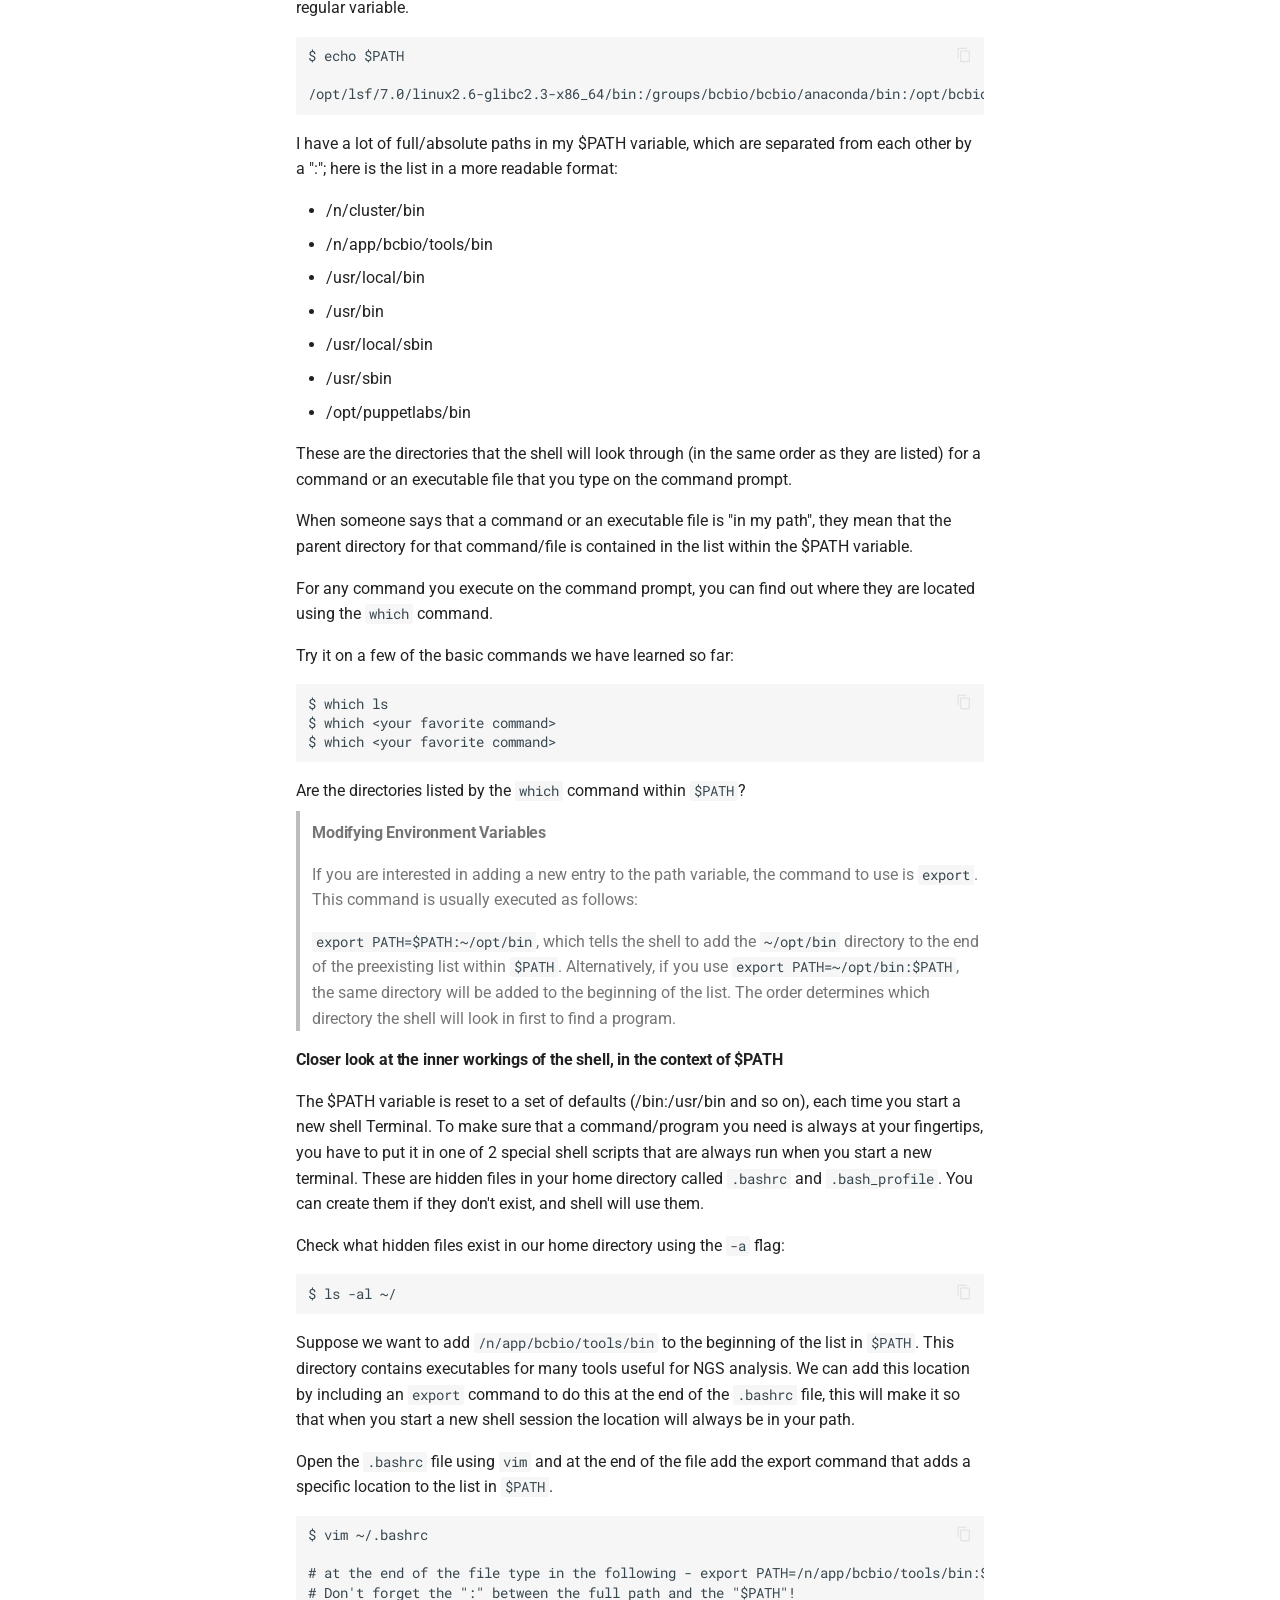
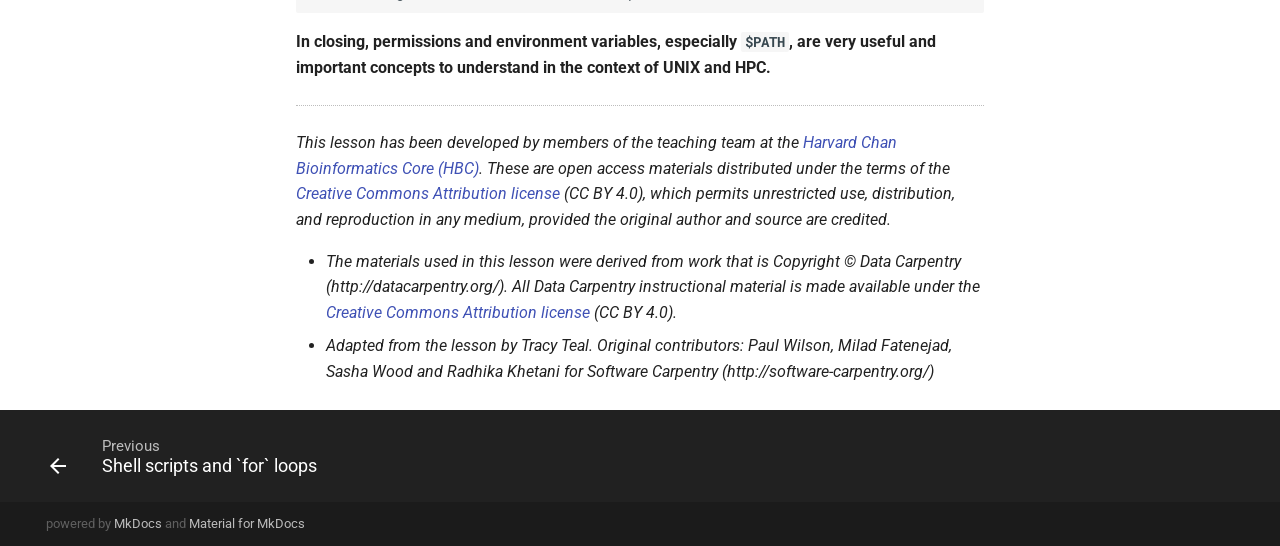
<file: 05_permissions_and_environment_variables/index.html>
<!DOCTYPE html>
<html lang="en" class="no-js">
  <head>
    
      <meta charset="utf-8">
      <meta name="viewport" content="width=device-width,initial-scale=1">
      <meta http-equiv="x-ua-compatible" content="ie=edge">
      
      
      
        <meta name="author" content=""">
      
      
        <meta name="lang:clipboard.copy" content="Copy to clipboard">
      
        <meta name="lang:clipboard.copied" content="Copied to clipboard">
      
        <meta name="lang:search.language" content="en">
      
        <meta name="lang:search.pipeline.stopwords" content="True">
      
        <meta name="lang:search.pipeline.trimmer" content="True">
      
        <meta name="lang:search.result.none" content="No matching documents">
      
        <meta name="lang:search.result.one" content="1 matching document">
      
        <meta name="lang:search.result.other" content="# matching documents">
      
        <meta name="lang:search.tokenizer" content="[\s\-]+">
      
      <link rel="shortcut icon" href="../assets/images/favicon.png">
      <meta name="generator" content="mkdocs-0.17.4, mkdocs-material-2.9.2">
    
    
      
        <title>"Permissions and Environment variables"</title>
      
    
    
      <link rel="stylesheet" href="../assets/stylesheets/application.ba0fd1a6.css">
      
        <link rel="stylesheet" href="../assets/stylesheets/application-palette.6079476c.css">
      
      
        
        
        <meta name="theme-color" content="">
      
    
    
      <script src="../assets/javascripts/modernizr.1aa3b519.js"></script>
    
    
      <link href="https://fonts.gstatic.com" rel="preconnect" crossorigin>
      
        <link rel="stylesheet" href="https://fonts.googleapis.com/css?family=Roboto:300,400,400i,700|Roboto+Mono">
        <style>body,input{font-family:"Roboto","Helvetica Neue",Helvetica,Arial,sans-serif}code,kbd,pre{font-family:"Roboto Mono","Courier New",Courier,monospace}</style>
      
    
    <link rel="stylesheet" href="../assets/fonts/material-icons.css">
    
      <link rel="stylesheet" href="../extra.css">
    
    
  </head>
  
    
    
    <body dir="ltr" data-md-color-primary="white" data-md-color-accent="light-green">
  
    <svg class="md-svg">
      <defs>
        
        
      </defs>
    </svg>
    <input class="md-toggle" data-md-toggle="drawer" type="checkbox" id="__drawer" autocomplete="off">
    <input class="md-toggle" data-md-toggle="search" type="checkbox" id="__search" autocomplete="off">
    <label class="md-overlay" data-md-component="overlay" for="__drawer"></label>
    
      <a href="#learning-objectives" tabindex="1" class="md-skip">
        Skip to content
      </a>
    
    
      <header class="md-header" data-md-component="header">
  <nav class="md-header-nav md-grid">
    <div class="md-flex">
      <div class="md-flex__cell md-flex__cell--shrink">
        <a href=".." title="Introduction to shell" class="md-header-nav__button md-logo">
          
            <img src="../images/dna-sequence-1600x800.jpg" width="24" height="24">
          
        </a>
      </div>
      <div class="md-flex__cell md-flex__cell--shrink">
        <label class="md-icon md-icon--menu md-header-nav__button" for="__drawer"></label>
      </div>
      <div class="md-flex__cell md-flex__cell--stretch">
        <div class="md-flex__ellipsis md-header-nav__title" data-md-component="title">
          
            
              <span class="md-header-nav__topic">
                Introduction to shell
              </span>
              <span class="md-header-nav__topic">
                Permissions and environment variable
              </span>
            
          
        </div>
      </div>
      <div class="md-flex__cell md-flex__cell--shrink">
        
          
            <label class="md-icon md-icon--search md-header-nav__button" for="__search"></label>
            
<div class="md-search" data-md-component="search" role="dialog">
  <label class="md-search__overlay" for="__search"></label>
  <div class="md-search__inner" role="search">
    <form class="md-search__form" name="search">
      <input type="text" class="md-search__input" name="query" placeholder="Search" autocapitalize="off" autocorrect="off" autocomplete="off" spellcheck="false" data-md-component="query" data-md-state="active">
      <label class="md-icon md-search__icon" for="__search"></label>
      <button type="reset" class="md-icon md-search__icon" data-md-component="reset" tabindex="-1">
        &#xE5CD;
      </button>
    </form>
    <div class="md-search__output">
      <div class="md-search__scrollwrap" data-md-scrollfix>
        <div class="md-search-result" data-md-component="result">
          <div class="md-search-result__meta">
            Type to start searching
          </div>
          <ol class="md-search-result__list"></ol>
        </div>
      </div>
    </div>
  </div>
</div>
          
        
      </div>
      
    </div>
  </nav>
</header>
    
    <div class="md-container">
      
        
      
      
      <main class="md-main">
        <div class="md-main__inner md-grid" data-md-component="container">
          
            
              <div class="md-sidebar md-sidebar--primary" data-md-component="navigation">
                <div class="md-sidebar__scrollwrap">
                  <div class="md-sidebar__inner">
                    <nav class="md-nav md-nav--primary" data-md-level="0">
  <label class="md-nav__title md-nav__title--site" for="__drawer">
    <span class="md-nav__button md-logo">
      
        <img src="../images/dna-sequence-1600x800.jpg" width="48" height="48">
      
    </span>
    Introduction to shell
  </label>
  
  <ul class="md-nav__list" data-md-scrollfix>
    
      
      
      


  <li class="md-nav__item">
    <a href=".." title="Home" class="md-nav__link">
      Home
    </a>
  </li>

    
      
      
      

  


  <li class="md-nav__item md-nav__item--active md-nav__item--nested">
    
      <input class="md-toggle md-nav__toggle" data-md-toggle="nav-2" type="checkbox" id="nav-2" checked>
    
    <label class="md-nav__link" for="nav-2">
      Lessons
    </label>
    <nav class="md-nav" data-md-component="collapsible" data-md-level="1">
      <label class="md-nav__title" for="nav-2">
        Lessons
      </label>
      <ul class="md-nav__list" data-md-scrollfix>
        
        
          
          
          


  <li class="md-nav__item">
    <a href="../01_the_filesystem/" title="Introduction to the shell" class="md-nav__link">
      Introduction to the shell
    </a>
  </li>

        
          
          
          


  <li class="md-nav__item">
    <a href="../02_searching_files/" title="Searching and redirection in shell" class="md-nav__link">
      Searching and redirection in shell
    </a>
  </li>

        
          
          
          


  <li class="md-nav__item">
    <a href="../03_vim/" title="Introduction to the `vim` text editor" class="md-nav__link">
      Introduction to the `vim` text editor
    </a>
  </li>

        
          
          
          


  <li class="md-nav__item">
    <a href="../04_loops_and_scripts/" title="Shell scripts and `for` loops" class="md-nav__link">
      Shell scripts and `for` loops
    </a>
  </li>

        
          
          
          

  


  <li class="md-nav__item md-nav__item--active">
    
    <input class="md-toggle md-nav__toggle" data-md-toggle="toc" type="checkbox" id="__toc">
    
    
      <label class="md-nav__link md-nav__link--active" for="__toc">
        Permissions and environment variable
      </label>
    
    <a href="./" title="Permissions and environment variable" class="md-nav__link md-nav__link--active">
      Permissions and environment variable
    </a>
    
      
<nav class="md-nav md-nav--secondary">
  
  
  
    <label class="md-nav__title" for="__toc">Table of contents</label>
    <ul class="md-nav__list" data-md-scrollfix>
      
        <li class="md-nav__item">
  <a href="#learning-objectives" title="Learning Objectives" class="md-nav__link">
    Learning Objectives
  </a>
  
</li>
      
        <li class="md-nav__item">
  <a href="#permissions" title="Permissions" class="md-nav__link">
    Permissions
  </a>
  
    <nav class="md-nav">
      <ul class="md-nav__list">
        
          <li class="md-nav__item">
  <a href="#changing-permissions" title="Changing permissions" class="md-nav__link">
    Changing permissions
  </a>
  
</li>
        
      </ul>
    </nav>
  
</li>
      
        <li class="md-nav__item">
  <a href="#environment-variables" title="Environment Variables" class="md-nav__link">
    Environment Variables
  </a>
  
    <nav class="md-nav">
      <ul class="md-nav__list">
        
          <li class="md-nav__item">
  <a href="#modifying-environment-variables" title="Modifying Environment Variables" class="md-nav__link">
    Modifying Environment Variables
  </a>
  
</li>
        
          <li class="md-nav__item">
  <a href="#closer-look-at-the-inner-workings-of-the-shell-in-the-context-of-path" title="Closer look at the inner workings of the shell, in the context of $PATH" class="md-nav__link">
    Closer look at the inner workings of the shell, in the context of $PATH
  </a>
  
</li>
        
      </ul>
    </nav>
  
</li>
      
      
      
      
      
    </ul>
  
</nav>
    
  </li>

        
      </ul>
    </nav>
  </li>

    
  </ul>
</nav>
                  </div>
                </div>
              </div>
            
            
              <div class="md-sidebar md-sidebar--secondary" data-md-component="toc">
                <div class="md-sidebar__scrollwrap">
                  <div class="md-sidebar__inner">
                    
<nav class="md-nav md-nav--secondary">
  
  
  
    <label class="md-nav__title" for="__toc">Table of contents</label>
    <ul class="md-nav__list" data-md-scrollfix>
      
        <li class="md-nav__item">
  <a href="#learning-objectives" title="Learning Objectives" class="md-nav__link">
    Learning Objectives
  </a>
  
</li>
      
        <li class="md-nav__item">
  <a href="#permissions" title="Permissions" class="md-nav__link">
    Permissions
  </a>
  
    <nav class="md-nav">
      <ul class="md-nav__list">
        
          <li class="md-nav__item">
  <a href="#changing-permissions" title="Changing permissions" class="md-nav__link">
    Changing permissions
  </a>
  
</li>
        
      </ul>
    </nav>
  
</li>
      
        <li class="md-nav__item">
  <a href="#environment-variables" title="Environment Variables" class="md-nav__link">
    Environment Variables
  </a>
  
    <nav class="md-nav">
      <ul class="md-nav__list">
        
          <li class="md-nav__item">
  <a href="#modifying-environment-variables" title="Modifying Environment Variables" class="md-nav__link">
    Modifying Environment Variables
  </a>
  
</li>
        
          <li class="md-nav__item">
  <a href="#closer-look-at-the-inner-workings-of-the-shell-in-the-context-of-path" title="Closer look at the inner workings of the shell, in the context of $PATH" class="md-nav__link">
    Closer look at the inner workings of the shell, in the context of $PATH
  </a>
  
</li>
        
      </ul>
    </nav>
  
</li>
      
      
      
      
      
    </ul>
  
</nav>
                  </div>
                </div>
              </div>
            
          
          <div class="md-content">
            <article class="md-content__inner md-typeset">
              
                
                
                  <h1>Permissions and environment variable</h1>
                
                <p>Approximate time: 40 minutes</p>
<h2 id="learning-objectives">Learning Objectives</h2>
<ul>
<li>How to grant or restrict access to files on a multi-user UNIX system</li>
<li>What is an "Environment Variable" in a shell.</li>
<li>What is $PATH, and why I should care.</li>
</ul>
<h2 id="permissions"><strong>Permissions</strong></h2>
<p>Unix controls who can read, modify, and run files using <em>permissions</em>.</p>
<p>Users of a multi-user UNIX system can belong to any number of groups.</p>
<p>Let's see what groups we all belong to:</p>
<pre><code class="bash">$ groups
</code></pre>

<p>Depending on our affiliation, we all belong to at least a couple of groups. I belong to 4 groups,
<em> rsk27
</em> bcbio
<em> hbctraining
</em> Domain_Users</p>
<p>As you can imagine, on a shared system it is important to protect each user's data. To start, every file and directory on a Unix computer belongs to one owner and one group. Along with each file's content, the operating system stores the information about the user and group that own it, which is the "metadata" for a given file.</p>
<p>The user-and-group model means that for each file every user on the system falls into one of three categories:</p>
<ul>
<li>the owner of the file</li>
<li>a member of the group the file belongs to</li>
<li>and everyone else.</li>
</ul>
<p>For each of these three categories, the computer keeps track of whether people in that category can read the file, write to the file, or execute the file (i.e., run it if it is a program).</p>
<p>Let's look at this model in action by running the command <code>ls -l /n/groups/hbctraining/</code>, to list the files in that directory:</p>
<pre><code class="bash">$ ls -l /n/groups/hbctraining/

drwxrwsr-x  4 mm573 hbctraining 831 Feb 29  2016 bcbio-rnaseq
drwxrwsr-x 12 mm573 hbctraining 318 May 24 11:13 chip-seq
-rw-r--r--  1 root  hbctraining   0 Apr  5  2015 copy_me.txt
drwxrwsr-x  3 rsk27 hbctraining 201 Apr  5  2015 exercises
drwxrwsr-x  6 rsk27 hbctraining 293 Oct 27 09:40 for_chipseq
drwxrwsr-x  4 mp298 hbctraining  51 Dec  6  2016 mep-data
drwxrwsr-x  4 rsk27 hbctraining  53 Jun  2 15:57 ngs_course
drwxrwsr-x  4 rsk27 hbctraining  53 Nov  2  2016 ngs-course_backup_Nov1-2016
drwxrwsr-x  6 mm573 hbctraining 107 Mar 24  2016 ngs-data-analysis2016
.
.
.
.
</code></pre>

<p>The <code>-l</code> flag tells <code>ls</code> to give us a long-form listing. It's a lot of information, so let's go through the columns in turn.</p>
<p>On the right side, we have the files' names. Next to them, moving left, are the times and dates they were last modified. Backup systems and other tools use this information in a variety of ways, but you can use it to tell when you (or anyone else with permission) last changed a file.</p>
<p>Next to the modification time is the file's size in bytes and the names of the user and group that owns it. In this case, it is the eCommons IDs denoting either Mary, Meeta or me as an owner and <code>hbctraining</code> is the associated group. </p>
<p>Now, take a look at the <code>unix_lesson</code> directory in your home directory to explore that first column a little more:</p>
<pre><code class="bash">ls -l ~/unix_lesson/

drwxrwsr-x 2 rsk27 rsk27  78 Aug 22 21:08 genomics_data
drwxrwsr-x 2 rsk27 rsk27 725 Aug 22 21:16 other
drwxrwsr-x 2 rsk27 rsk27 256 Aug 22 21:16 raw_fastq
-rw-rw-r-- 1 rsk27 rsk27 377 Sep 22 10:00 README.txt
drwxrwsr-x 2 rsk27 rsk27  62 Aug 22 21:07 reference_data
</code></pre>

<p>Who is the owner of the files in this directory? Which group do the files belong to?</p>
<p>Basically, O2 has you (your account ID) listed both as an owner and a group, and this is usually the assignment for the files and folders in your personal directory.</p>
<p>We'll skip over the second column for now (the one showing <code>1</code> for each file), because it's the first column that we care about most. This shows the file's permissions, i.e., who can read, write, or execute it.</p>
<p>Let's have a closer look at one of those permission strings for README.txt:</p>
<pre><code class="bash">-rw-rw-r--
</code></pre>

<p><strong>The first character</strong> tells us whether the listing is a regular file <code>-</code> or a directory <code>d</code>, or there may be some other character meaning more esoteric things. In this case, it is <code>-</code> which means it is a regular file.</p>
<p>The next 9 characters are usually some combination of the following in the order listed below:</p>
<p><button>r</button> = read permission</p>
<p><button>w</button> = write/modify permission</p>
<p><button>x</button> = execute permission (run a script/program or traverse a directory).</p>
<blockquote>
<p>Sometimes the <code>x</code> is replaced by another character, but it is beyond the scope of today's class. You can <a href="https://en.wikipedia.org/wiki/File_system_permissions#Notation_of_traditional_Unix_permissions">get more information here</a>, if you are interested.</p>
<p>To see an example of a file that is actually executable, try <code>ls -l /bin/ls</code>.</p>
</blockquote>
<p>The <strong>next three characters</strong> tell us what permissions the file's <strong>owner</strong> has. Here, the owner can read and write the file: <code>rw-</code>. </p>
<p>The <strong>middle triplet</strong> shows us the <strong>group's permissions</strong>. If the permission is turned off, we see a dash, so <code>rw-</code> means "read and write, but not execute". (In this case the group and the owner are the same so it makes sense that this is the same for both.)</p>
<p>The <strong>final triplet</strong> shows us what everyone who isn't the file's owner, or in the file's group, can do. In this case, it's <code>r--</code> again, so <strong>everyone else</strong> on the system can read the file's contents.</p>
<p>Now, if we take a look at the permissions for directories (e.g. <code>drwxrwsr-x</code>): the <code>x</code> for the permissions here indicates that "execute" is turned on. What does that mean, given that a directory isn't a program or an executable file, we can't "execute" it? </p>
<p>Well, <code>x</code> means something different for directories. It gives someone the right to <em>traverse</em> the directory, but not to look at its contents. This is beyond the scope of today's class, but note that you can give access to a specific file that's deep inside a directory structure without giving them access to all the files and sub-directories within.</p>
<h3 id="changing-permissions">Changing permissions</h3>
<p>To change permissions, we use the <code>chmod</code> command (whose name stands for "change mode"). Let's make our README.txt file <strong>inaccessible</strong> to all users other than you and the group the file belong to (you, in this case), currently they are able to read it:</p>
<pre><code class="bash">$ ls -l ~/unix_lesson/README.txt

-rw-rw-r-- 1 rsk27 rsk27 377 Oct  6 10:28 /home/rsk27/unix_lesson/README.txt

$ chmod o-rw ~/unix_lesson/README.txt         # the &quot;-&quot; after o denotes removing that permission

$ ls -l ~/unix_lesson/README.txt

-rw-rw---- 1 rsk27 rsk27 377 Oct  6 10:28 /home/rsk27/unix_lesson/README.txt
</code></pre>

<p>The <code>o</code> signals that we're changing the privileges of "others".</p>
<p>Let's change it back to allow it to be readable by others:</p>
<pre><code class="bash">$ chmod o+r ~/unix_lesson/README.txt         # the &quot;+&quot; after o denotes adding/giving that permission

$ ls -l ~/unix_lesson/README.txt

-rw-rw-r-- 1 rsk27 rsk27 377 Oct  6 10:28 /home/rsk27/unix_lesson/README.txt
</code></pre>

<p>If we wanted to make this an executable file for ourselves (the file's owners) we would say <code>chmod u+rwx</code>, where the <code>u</code> signals that we are changing permission for the file's owner. To change permissions for the "group", you'd use the letter <code>g</code>, e.g. <code>chmod g-w</code>. </p>
<blockquote>
<blockquote>
<p>The fact that something is marked as executable doesn't actually mean it contains or is a program of some kind. We could easily mark the <code>~/unix_lesson/raw_fastq/Irrel_kd_1.subset.fq</code> file as executable using <code>chmod</code>. Depending on the operating system we're using, trying to "run" it will fail (because it doesn't contain instructions the computer recognizes, i.e. it is not a script of some type).</p>
</blockquote>
</blockquote>
<hr />
<p><strong>Exercise</strong></p>
<p>If <code>ls -l myfile.php</code> returns the following details:</p>
<pre><code class="bash">-rwxr-xr-- 1 caro zoo  2312  2014-10-25 18:30 myfile.php
</code></pre>

<p>Which of the following statements is true?</p>
<ol>
<li>members of caro (a group) can read, write, and execute myfile.php</li>
<li>members of zoo (a group) cannot execute myfile.php</li>
<li>caro (the owner) can read, write, and execute myfile.php</li>
</ol>
<hr />
<h2 id="environment-variables"><strong>Environment Variables</strong></h2>
<p>Environment variables are, in short, variables that describe the environment in which programs run, and they are predefined for a given computer or cluster that you are on. You can reset them to customize the environment. Two commonly encountered environment variables are <code>$HOME</code> and <code>$PATH</code>.</p>
<ul>
<li><code>$HOME</code> defines the full path for the home directory of a given user.</li>
<li><code>$PATH</code> defines a list of directories to search in when looking for a command/program to execute.</li>
</ul>
<p>In the context of the shell the environment variables are usually all in upper case.</p>
<p>First, let's see our list of environmental variables:</p>
<pre><code class="bash">$ env
</code></pre>

<p>Let's see what is stored in these variables:</p>
<pre><code class="bash">$ echo $HOME
</code></pre>

<p>Variables, in most systems, are called or denoted with a "$" before the variable name, just like a regular variable.</p>
<pre><code class="bash">$ echo $PATH

/opt/lsf/7.0/linux2.6-glibc2.3-x86_64/bin:/groups/bcbio/bcbio/anaconda/bin:/opt/bcbio/local/bin:/opt/lsf/7.0/linux2.6-glibc2.3-x86_64/etc:/usr/local/bin:/bin:/usr/bin:/usr/local/sbin:/usr/sbin:/sbin
</code></pre>

<p>I have a lot of full/absolute paths in my $PATH variable, which are separated from each other by a ":"; here is the list in a more readable format:</p>
<ul>
<li>/n/cluster/bin</li>
<li>/n/app/bcbio/tools/bin</li>
<li>/usr/local/bin</li>
<li>/usr/bin</li>
<li>/usr/local/sbin</li>
<li>/usr/sbin</li>
<li>/opt/puppetlabs/bin</li>
</ul>
<p>These are the directories that the shell will look through (in the same order as they are listed) for a command or an executable file that you type on the command prompt.</p>
<p>When someone says that a command or an executable file is "in my path", they mean that the parent directory for that command/file is contained in the list within the $PATH variable. </p>
<p>For any command you execute on the command prompt, you can find out where they are located using the <code>which</code> command.</p>
<p>Try it on a few of the basic commands we have learned so far:</p>
<pre><code class="bash">$ which ls
$ which &lt;your favorite command&gt;
$ which &lt;your favorite command&gt;
</code></pre>

<p>Are the directories listed by the <code>which</code> command within <code>$PATH</code>?</p>
<blockquote>
<h4 id="modifying-environment-variables">Modifying Environment Variables</h4>
<p>If you are interested in adding a new entry to the path variable, the command to use is <code>export</code>. This command is usually executed as follows: </p>
<p><code>export PATH=$PATH:~/opt/bin</code>, which tells the shell to add the <code>~/opt/bin</code> directory to the end of the preexisting list within <code>$PATH</code>. Alternatively, if you use <code>export PATH=~/opt/bin:$PATH</code>, the same directory will be added to the beginning of the list. The order determines which directory the shell will look in first to find a program.</p>
</blockquote>
<h4 id="closer-look-at-the-inner-workings-of-the-shell-in-the-context-of-path">Closer look at the inner workings of the shell, in the context of $PATH</h4>
<p>The $PATH variable is reset to a set of defaults (/bin:/usr/bin and so on), each time you start a new shell Terminal. To make sure that a command/program you need is always at your fingertips, you have to put it in one of 2 special shell scripts that are always run when you start a new terminal. These are hidden files in your home directory called <code>.bashrc</code> and <code>.bash_profile</code>. You can create them if they don't exist, and shell will use them.</p>
<p>Check what hidden files exist in our home directory using the <code>-a</code> flag:</p>
<pre><code class="bash">$ ls -al ~/
</code></pre>

<p>Suppose we want to add <code>/n/app/bcbio/tools/bin</code> to the beginning of the list in <code>$PATH</code>. This directory contains executables for many tools useful for NGS analysis. We can add this location by including an <code>export</code> command to do this at the end of the <code>.bashrc</code> file, this will make it so that when you start a new shell session the location will always be in your path. </p>
<p>Open the <code>.bashrc</code> file using <code>vim</code> and at the end of the file add the export command that adds a specific location to the list in <code>$PATH</code>. </p>
<pre><code class="bash">$ vim ~/.bashrc

# at the end of the file type in the following - export PATH=/n/app/bcbio/tools/bin:$PATH
# Don't forget the &quot;:&quot; between the full path and the &quot;$PATH&quot;!
</code></pre>

<p><strong>In closing, permissions and environment variables, especially <code>$PATH</code>, are very useful and important concepts to understand in the context of UNIX and HPC.</strong></p>
<hr />
<p><em>This lesson has been developed by members of the teaching team at the <a href="http://bioinformatics.sph.harvard.edu/">Harvard Chan Bioinformatics Core (HBC)</a>. These are open access materials distributed under the terms of the <a href="https://creativecommons.org/licenses/by/4.0/">Creative Commons Attribution license</a> (CC BY 4.0), which permits unrestricted use, distribution, and reproduction in any medium, provided the original author and source are credited.</em></p>
<ul>
<li><em>The materials used in this lesson were derived from work that is Copyright © Data Carpentry (http://datacarpentry.org/). 
All Data Carpentry instructional material is made available under the <a href="https://creativecommons.org/licenses/by/4.0/">Creative Commons Attribution license</a> (CC BY 4.0).</em></li>
<li><em>Adapted from the lesson by Tracy Teal. Original contributors: Paul Wilson, Milad Fatenejad, Sasha Wood and Radhika Khetani for Software Carpentry (http://software-carpentry.org/)</em></li>
</ul>
                
                  
                
              
              
                


              
            </article>
          </div>
        </div>
      </main>
      
        
<footer class="md-footer">
  
    <div class="md-footer-nav">
      <nav class="md-footer-nav__inner md-grid">
        
          <a href="../04_loops_and_scripts/" title="Shell scripts and `for` loops" class="md-flex md-footer-nav__link md-footer-nav__link--prev" rel="prev">
            <div class="md-flex__cell md-flex__cell--shrink">
              <i class="md-icon md-icon--arrow-back md-footer-nav__button"></i>
            </div>
            <div class="md-flex__cell md-flex__cell--stretch md-footer-nav__title">
              <span class="md-flex__ellipsis">
                <span class="md-footer-nav__direction">
                  Previous
                </span>
                Shell scripts and `for` loops
              </span>
            </div>
          </a>
        
        
      </nav>
    </div>
  
  <div class="md-footer-meta md-typeset">
    <div class="md-footer-meta__inner md-grid">
      <div class="md-footer-copyright">
        
        powered by
        <a href="https://www.mkdocs.org">MkDocs</a>
        and
        <a href="https://squidfunk.github.io/mkdocs-material/">
          Material for MkDocs</a>
      </div>
      
        
      
    </div>
  </div>
</footer>
      
    </div>
    
      <script src="../assets/javascripts/application.a59e2a89.js"></script>
      
      <script>app.initialize({version:"0.17.4",url:{base:".."}})</script>
      
    
    
      
    
  </body>
</html>
</file>
<file: assets/stylesheets/application.ba0fd1a6.css>
html{box-sizing:border-box}*,:after,:before{box-sizing:inherit}html{-webkit-text-size-adjust:none;-moz-text-size-adjust:none;-ms-text-size-adjust:none;text-size-adjust:none}body{margin:0}hr{overflow:visible;box-sizing:content-box}a{-webkit-text-decoration-skip:objects}a,button,input,label{-webkit-tap-highlight-color:transparent}a{color:inherit;text-decoration:none}small,sub,sup{font-size:80%}sub,sup{position:relative;line-height:0;vertical-align:baseline}sub{bottom:-.25em}sup{top:-.5em}img{border-style:none}table{border-collapse:separate;border-spacing:0}td,th{font-weight:400;vertical-align:top}button{margin:0;padding:0;border:0;outline-style:none;background:transparent;font-size:inherit}input{border:0;outline:0}.md-clipboard:before,.md-icon,.md-nav__button,.md-nav__link:after,.md-nav__title:before,.md-search-result__article--document:before,.md-source-file:before,.md-typeset .admonition>.admonition-title:before,.md-typeset .admonition>summary:before,.md-typeset .critic.comment:before,.md-typeset .footnote-backref,.md-typeset .task-list-control .task-list-indicator:before,.md-typeset details>.admonition-title:before,.md-typeset details>summary:before,.md-typeset summary:after{font-family:Material Icons;font-style:normal;font-variant:normal;font-weight:400;line-height:1;text-transform:none;white-space:nowrap;speak:none;word-wrap:normal;direction:ltr}.md-content__icon,.md-footer-nav__button,.md-header-nav__button,.md-nav__button,.md-nav__title:before,.md-search-result__article--document:before{display:inline-block;margin:.4rem;padding:.8rem;font-size:2.4rem;cursor:pointer}.md-icon--arrow-back:before{content:"\E5C4"}.md-icon--arrow-forward:before{content:"\E5C8"}.md-icon--menu:before{content:"\E5D2"}.md-icon--search:before{content:"\E8B6"}[dir=rtl] .md-icon--arrow-back:before{content:"\E5C8"}[dir=rtl] .md-icon--arrow-forward:before{content:"\E5C4"}body{-webkit-font-smoothing:antialiased;-moz-osx-font-smoothing:grayscale}body,input{color:rgba(0,0,0,.87);-webkit-font-feature-settings:"kern","liga";font-feature-settings:"kern","liga";font-family:Helvetica Neue,Helvetica,Arial,sans-serif}code,kbd,pre{color:rgba(0,0,0,.87);-webkit-font-feature-settings:"kern";font-feature-settings:"kern";font-family:Courier New,Courier,monospace}.md-typeset{font-size:1.6rem;line-height:1.6;-webkit-print-color-adjust:exact}.md-typeset blockquote,.md-typeset ol,.md-typeset p,.md-typeset ul{margin:1em 0}.md-typeset h1{margin:0 0 4rem;color:rgba(0,0,0,.54);font-size:3.125rem;line-height:1.3}.md-typeset h1,.md-typeset h2{font-weight:300;letter-spacing:-.01em}.md-typeset h2{margin:4rem 0 1.6rem;font-size:2.5rem;line-height:1.4}.md-typeset h3{margin:3.2rem 0 1.6rem;font-size:2rem;font-weight:400;letter-spacing:-.01em;line-height:1.5}.md-typeset h2+h3{margin-top:1.6rem}.md-typeset h4{font-size:1.6rem}.md-typeset h4,.md-typeset h5,.md-typeset h6{margin:1.6rem 0;font-weight:700;letter-spacing:-.01em}.md-typeset h5,.md-typeset h6{color:rgba(0,0,0,.54);font-size:1.28rem}.md-typeset h5{text-transform:uppercase}.md-typeset hr{margin:1.5em 0;border-bottom:.1rem dotted rgba(0,0,0,.26)}.md-typeset a{color:#3f51b5;word-break:break-word}.md-typeset a,.md-typeset a:before{transition:color .125s}.md-typeset a:active,.md-typeset a:hover{color:#536dfe}.md-typeset code,.md-typeset pre{background-color:hsla(0,0%,93%,.5);color:#37474f;font-size:85%;direction:ltr}.md-typeset code{margin:0 .29412em;padding:.07353em 0;border-radius:.2rem;box-shadow:.29412em 0 0 hsla(0,0%,93%,.5),-.29412em 0 0 hsla(0,0%,93%,.5);word-break:break-word;-webkit-box-decoration-break:clone;box-decoration-break:clone}.md-typeset h1 code,.md-typeset h2 code,.md-typeset h3 code,.md-typeset h4 code,.md-typeset h5 code,.md-typeset h6 code{margin:0;background-color:transparent;box-shadow:none}.md-typeset a>code{margin:inherit;padding:inherit;border-radius:none;background-color:inherit;color:inherit;box-shadow:none}.md-typeset pre{position:relative;margin:1em 0;border-radius:.2rem;line-height:1.4;-webkit-overflow-scrolling:touch}.md-typeset pre>code{display:block;margin:0;padding:1.05rem 1.2rem;background-color:transparent;font-size:inherit;box-shadow:none;-webkit-box-decoration-break:none;box-decoration-break:none;overflow:auto}.md-typeset pre>code::-webkit-scrollbar{width:.4rem;height:.4rem}.md-typeset pre>code::-webkit-scrollbar-thumb{background-color:rgba(0,0,0,.26)}.md-typeset pre>code::-webkit-scrollbar-thumb:hover{background-color:#536dfe}.md-typeset kbd{padding:0 .29412em;border:.1rem solid #c9c9c9;border-radius:.3rem;border-bottom-color:#bcbcbc;background-color:#fcfcfc;color:#555;font-size:85%;box-shadow:0 .1rem 0 #b0b0b0;word-break:break-word}.md-typeset mark{margin:0 .25em;padding:.0625em 0;border-radius:.2rem;background-color:rgba(255,235,59,.5);box-shadow:.25em 0 0 rgba(255,235,59,.5),-.25em 0 0 rgba(255,235,59,.5);word-break:break-word;-webkit-box-decoration-break:clone;box-decoration-break:clone}.md-typeset abbr{border-bottom:.1rem dotted rgba(0,0,0,.54);text-decoration:none;cursor:help}.md-typeset small{opacity:.75}.md-typeset sub,.md-typeset sup{margin-left:.07812em}[dir=rtl] .md-typeset sub,[dir=rtl] .md-typeset sup{margin-right:.07812em;margin-left:0}.md-typeset blockquote{padding-left:1.2rem;border-left:.4rem solid rgba(0,0,0,.26);color:rgba(0,0,0,.54)}[dir=rtl] .md-typeset blockquote{padding-right:1.2rem;padding-left:0;border-right:.4rem solid rgba(0,0,0,.26);border-left:initial}.md-typeset ul{list-style-type:disc}.md-typeset ol,.md-typeset ul{margin-left:.625em;padding:0}[dir=rtl] .md-typeset ol,[dir=rtl] .md-typeset ul{margin-right:.625em;margin-left:0}.md-typeset ol ol,.md-typeset ul ol{list-style-type:lower-alpha}.md-typeset ol ol ol,.md-typeset ul ol ol{list-style-type:lower-roman}.md-typeset ol li,.md-typeset ul li{margin-bottom:.5em;margin-left:1.25em}[dir=rtl] .md-typeset ol li,[dir=rtl] .md-typeset ul li{margin-right:1.25em;margin-left:0}.md-typeset ol li blockquote,.md-typeset ol li p,.md-typeset ul li blockquote,.md-typeset ul li p{margin:.5em 0}.md-typeset ol li:last-child,.md-typeset ul li:last-child{margin-bottom:0}.md-typeset ol li ol,.md-typeset ol li ul,.md-typeset ul li ol,.md-typeset ul li ul{margin:.5em 0 .5em .625em}[dir=rtl] .md-typeset ol li ol,[dir=rtl] .md-typeset ol li ul,[dir=rtl] .md-typeset ul li ol,[dir=rtl] .md-typeset ul li ul{margin-right:.625em;margin-left:0}.md-typeset dd{margin:1em 0 1em 1.875em}[dir=rtl] .md-typeset dd{margin-right:1.875em;margin-left:0}.md-typeset iframe,.md-typeset img,.md-typeset svg{max-width:100%}.md-typeset table:not([class]){box-shadow:0 2px 2px 0 rgba(0,0,0,.14),0 1px 5px 0 rgba(0,0,0,.12),0 3px 1px -2px rgba(0,0,0,.2);display:inline-block;max-width:100%;border-radius:.2rem;font-size:1.28rem;overflow:auto;-webkit-overflow-scrolling:touch}.md-typeset table:not([class])+*{margin-top:1.5em}.md-typeset table:not([class]) td:not([align]),.md-typeset table:not([class]) th:not([align]){text-align:left}[dir=rtl] .md-typeset table:not([class]) td:not([align]),[dir=rtl] .md-typeset table:not([class]) th:not([align]){text-align:right}.md-typeset table:not([class]) th{min-width:10rem;padding:1.2rem 1.6rem;background-color:rgba(0,0,0,.54);color:#fff;vertical-align:top}.md-typeset table:not([class]) td{padding:1.2rem 1.6rem;border-top:.1rem solid rgba(0,0,0,.07);vertical-align:top}.md-typeset table:not([class]) tr:first-child td{border-top:0}.md-typeset table:not([class]) a{word-break:normal}.md-typeset__scrollwrap{margin:1em -1.6rem;overflow-x:auto;-webkit-overflow-scrolling:touch}.md-typeset .md-typeset__table{display:inline-block;margin-bottom:.5em;padding:0 1.6rem}.md-typeset .md-typeset__table table{display:table;width:100%;margin:0;overflow:hidden}html{font-size:62.5%;overflow-x:hidden}body,html{height:100%}body{position:relative}hr{display:block;height:.1rem;padding:0;border:0}.md-svg{display:none}.md-grid{max-width:122rem;margin-right:auto;margin-left:auto}.md-container,.md-main{overflow:auto}.md-container{display:table;width:100%;height:100%;padding-top:4.8rem;table-layout:fixed}.md-main{display:table-row;height:100%}.md-main__inner{height:100%;padding-top:3rem;padding-bottom:.1rem}.md-toggle{display:none}.md-overlay{position:fixed;top:0;width:0;height:0;transition:width 0s .25s,height 0s .25s,opacity .25s;background-color:rgba(0,0,0,.54);opacity:0;z-index:3}.md-flex{display:table}.md-flex__cell{display:table-cell;position:relative;vertical-align:top}.md-flex__cell--shrink{width:0}.md-flex__cell--stretch{display:table;width:100%;table-layout:fixed}.md-flex__ellipsis{display:table-cell;text-overflow:ellipsis;white-space:nowrap;overflow:hidden}.md-skip{position:fixed;width:.1rem;height:.1rem;margin:1rem;padding:.6rem 1rem;clip:rect(.1rem);-webkit-transform:translateY(.8rem);transform:translateY(.8rem);border-radius:.2rem;background-color:rgba(0,0,0,.87);color:#fff;font-size:1.28rem;opacity:0;overflow:hidden}.md-skip:focus{width:auto;height:auto;clip:auto;-webkit-transform:translateX(0);transform:translateX(0);transition:opacity .175s 75ms,-webkit-transform .25s cubic-bezier(.4,0,.2,1);transition:transform .25s cubic-bezier(.4,0,.2,1),opacity .175s 75ms;transition:transform .25s cubic-bezier(.4,0,.2,1),opacity .175s 75ms,-webkit-transform .25s cubic-bezier(.4,0,.2,1);opacity:1;z-index:10}@page{margin:25mm}.md-clipboard{position:absolute;top:.6rem;right:.6rem;width:2.8rem;height:2.8rem;border-radius:.2rem;font-size:1.6rem;cursor:pointer;z-index:1;-webkit-backface-visibility:hidden;backface-visibility:hidden}.md-clipboard:before{transition:color .25s,opacity .25s;color:rgba(0,0,0,.07);content:"\E14D"}.codehilite:hover .md-clipboard:before,.md-typeset .highlight:hover .md-clipboard:before,pre:hover .md-clipboard:before{color:rgba(0,0,0,.54)}.md-clipboard:focus:before,.md-clipboard:hover:before{color:#536dfe}.md-clipboard__message{display:block;position:absolute;top:0;right:3.4rem;padding:.6rem 1rem;-webkit-transform:translateX(.8rem);transform:translateX(.8rem);transition:opacity .175s,-webkit-transform .25s cubic-bezier(.9,.1,.9,0);transition:transform .25s cubic-bezier(.9,.1,.9,0),opacity .175s;transition:transform .25s cubic-bezier(.9,.1,.9,0),opacity .175s,-webkit-transform .25s cubic-bezier(.9,.1,.9,0);border-radius:.2rem;background-color:rgba(0,0,0,.54);color:#fff;font-size:1.28rem;white-space:nowrap;opacity:0;pointer-events:none}.md-clipboard__message--active{-webkit-transform:translateX(0);transform:translateX(0);transition:opacity .175s 75ms,-webkit-transform .25s cubic-bezier(.4,0,.2,1);transition:transform .25s cubic-bezier(.4,0,.2,1),opacity .175s 75ms;transition:transform .25s cubic-bezier(.4,0,.2,1),opacity .175s 75ms,-webkit-transform .25s cubic-bezier(.4,0,.2,1);opacity:1;pointer-events:auto}.md-clipboard__message:before{content:attr(aria-label)}.md-clipboard__message:after{display:block;position:absolute;top:50%;right:-.4rem;width:0;margin-top:-.4rem;border-width:.4rem 0 .4rem .4rem;border-style:solid;border-color:transparent rgba(0,0,0,.54);content:""}.md-content__inner{margin:0 1.6rem 2.4rem;padding-top:1.2rem}.md-content__inner:before{display:block;height:.8rem;content:""}.md-content__inner>:last-child{margin-bottom:0}.md-content__icon{position:relative;margin:.8rem 0;padding:0;float:right}.md-typeset .md-content__icon{color:rgba(0,0,0,.26)}.md-header{position:fixed;top:0;right:0;left:0;height:4.8rem;transition:background-color .25s,color .25s;background-color:#3f51b5;color:#fff;box-shadow:none;z-index:2;-webkit-backface-visibility:hidden;backface-visibility:hidden}.no-js .md-header{transition:none;box-shadow:none}.md-header[data-md-state=shadow]{transition:background-color .25s,color .25s,box-shadow .25s;box-shadow:0 0 .4rem rgba(0,0,0,.1),0 .4rem .8rem rgba(0,0,0,.2)}.md-header-nav{padding:0 .4rem}.md-header-nav__button{position:relative;transition:opacity .25s;z-index:1}.md-header-nav__button:hover{opacity:.7}.md-header-nav__button.md-logo *{display:block}.no-js .md-header-nav__button.md-icon--search{display:none}.md-header-nav__topic{display:block;position:absolute;transition:opacity .15s,-webkit-transform .4s cubic-bezier(.1,.7,.1,1);transition:transform .4s cubic-bezier(.1,.7,.1,1),opacity .15s;transition:transform .4s cubic-bezier(.1,.7,.1,1),opacity .15s,-webkit-transform .4s cubic-bezier(.1,.7,.1,1);text-overflow:ellipsis;white-space:nowrap;overflow:hidden}.md-header-nav__topic+.md-header-nav__topic{-webkit-transform:translateX(2.5rem);transform:translateX(2.5rem);transition:opacity .15s,-webkit-transform .4s cubic-bezier(1,.7,.1,.1);transition:transform .4s cubic-bezier(1,.7,.1,.1),opacity .15s;transition:transform .4s cubic-bezier(1,.7,.1,.1),opacity .15s,-webkit-transform .4s cubic-bezier(1,.7,.1,.1);opacity:0;z-index:-1;pointer-events:none}[dir=rtl] .md-header-nav__topic+.md-header-nav__topic{-webkit-transform:translateX(-2.5rem);transform:translateX(-2.5rem)}.no-js .md-header-nav__topic{position:static}.no-js .md-header-nav__topic+.md-header-nav__topic{display:none}.md-header-nav__title{padding:0 2rem;font-size:1.8rem;line-height:4.8rem}.md-header-nav__title[data-md-state=active] .md-header-nav__topic{-webkit-transform:translateX(-2.5rem);transform:translateX(-2.5rem);transition:opacity .15s,-webkit-transform .4s cubic-bezier(1,.7,.1,.1);transition:transform .4s cubic-bezier(1,.7,.1,.1),opacity .15s;transition:transform .4s cubic-bezier(1,.7,.1,.1),opacity .15s,-webkit-transform .4s cubic-bezier(1,.7,.1,.1);opacity:0;z-index:-1;pointer-events:none}[dir=rtl] .md-header-nav__title[data-md-state=active] .md-header-nav__topic{-webkit-transform:translateX(2.5rem);transform:translateX(2.5rem)}.md-header-nav__title[data-md-state=active] .md-header-nav__topic+.md-header-nav__topic{-webkit-transform:translateX(0);transform:translateX(0);transition:opacity .15s,-webkit-transform .4s cubic-bezier(.1,.7,.1,1);transition:transform .4s cubic-bezier(.1,.7,.1,1),opacity .15s;transition:transform .4s cubic-bezier(.1,.7,.1,1),opacity .15s,-webkit-transform .4s cubic-bezier(.1,.7,.1,1);opacity:1;z-index:0;pointer-events:auto}.md-header-nav__source{display:none}.md-hero{transition:background .25s;background-color:#3f51b5;color:#fff;font-size:2rem;overflow:hidden}.md-hero__inner{margin-top:2rem;padding:1.6rem 1.6rem .8rem;transition:opacity .25s,-webkit-transform .4s cubic-bezier(.1,.7,.1,1);transition:transform .4s cubic-bezier(.1,.7,.1,1),opacity .25s;transition:transform .4s cubic-bezier(.1,.7,.1,1),opacity .25s,-webkit-transform .4s cubic-bezier(.1,.7,.1,1);transition-delay:.1s}[data-md-state=hidden] .md-hero__inner{pointer-events:none;-webkit-transform:translateY(1.25rem);transform:translateY(1.25rem);transition:opacity .1s 0s,-webkit-transform 0s .4s;transition:transform 0s .4s,opacity .1s 0s;transition:transform 0s .4s,opacity .1s 0s,-webkit-transform 0s .4s;opacity:0}.md-hero--expand .md-hero__inner{margin-bottom:2.4rem}.md-footer-nav{background-color:rgba(0,0,0,.87);color:#fff}.md-footer-nav__inner{padding:.4rem;overflow:auto}.md-footer-nav__link{padding-top:2.8rem;padding-bottom:.8rem;transition:opacity .25s}.md-footer-nav__link:hover{opacity:.7}.md-footer-nav__link--prev{width:25%;float:left}[dir=rtl] .md-footer-nav__link--prev{float:right}.md-footer-nav__link--next{width:75%;float:right;text-align:right}[dir=rtl] .md-footer-nav__link--next{float:left;text-align:left}.md-footer-nav__button{transition:background .25s}.md-footer-nav__title{position:relative;padding:0 2rem;font-size:1.8rem;line-height:4.8rem}.md-footer-nav__direction{position:absolute;right:0;left:0;margin-top:-2rem;padding:0 2rem;color:hsla(0,0%,100%,.7);font-size:1.5rem}.md-footer-meta{background-color:rgba(0,0,0,.895)}.md-footer-meta__inner{padding:.4rem;overflow:auto}html .md-footer-meta.md-typeset a{color:hsla(0,0%,100%,.7)}html .md-footer-meta.md-typeset a:focus,html .md-footer-meta.md-typeset a:hover{color:#fff}.md-footer-copyright{margin:0 1.2rem;padding:.8rem 0;color:hsla(0,0%,100%,.3);font-size:1.28rem}.md-footer-copyright__highlight{color:hsla(0,0%,100%,.7)}.md-footer-social{margin:0 .8rem;padding:.4rem 0 1.2rem}.md-footer-social__link{display:inline-block;width:3.2rem;height:3.2rem;font-size:1.6rem;text-align:center}.md-footer-social__link:before{line-height:1.9}.md-nav{font-size:1.4rem;line-height:1.3}.md-nav__title{display:block;padding:0 1.2rem;font-weight:700;text-overflow:ellipsis;overflow:hidden}.md-nav__title:before{display:none;content:"\E5C4"}[dir=rtl] .md-nav__title:before{content:"\E5C8"}.md-nav__title .md-nav__button{display:none}.md-nav__list{margin:0;padding:0;list-style:none}.md-nav__item{padding:0 1.2rem}.md-nav__item:last-child{padding-bottom:1.2rem}.md-nav__item .md-nav__item{padding-right:0}[dir=rtl] .md-nav__item .md-nav__item{padding-right:1.2rem;padding-left:0}.md-nav__item .md-nav__item:last-child{padding-bottom:0}.md-nav__button img{width:100%;height:auto}.md-nav__link{display:block;margin-top:.625em;transition:color .125s;text-overflow:ellipsis;cursor:pointer;overflow:hidden}.md-nav__item--nested>.md-nav__link:after{content:"\E313"}html .md-nav__link[for=__toc],html .md-nav__link[for=__toc]+.md-nav__link:after,html .md-nav__link[for=__toc]~.md-nav{display:none}.md-nav__link[data-md-state=blur]{color:rgba(0,0,0,.54)}.md-nav__link--active,.md-nav__link:active{color:#3f51b5}.md-nav__item--nested>.md-nav__link{color:inherit}.md-nav__link:focus,.md-nav__link:hover{color:#536dfe}.md-nav__source,.no-js .md-search{display:none}.md-search__overlay{opacity:0;z-index:1}.md-search__form{position:relative}.md-search__input{position:relative;padding:0 4.4rem 0 7.2rem;text-overflow:ellipsis;z-index:2}[dir=rtl] .md-search__input{padding:0 7.2rem 0 4.4rem}.md-search__input::-webkit-input-placeholder{transition:color .25s cubic-bezier(.1,.7,.1,1)}.md-search__input:-ms-input-placeholder,.md-search__input::-ms-input-placeholder{transition:color .25s cubic-bezier(.1,.7,.1,1)}.md-search__input::placeholder{transition:color .25s cubic-bezier(.1,.7,.1,1)}.md-search__input::-webkit-input-placeholder,.md-search__input~.md-search__icon{color:rgba(0,0,0,.54)}.md-search__input:-ms-input-placeholder,.md-search__input::-ms-input-placeholder,.md-search__input~.md-search__icon{color:rgba(0,0,0,.54)}.md-search__input::placeholder,.md-search__input~.md-search__icon{color:rgba(0,0,0,.54)}.md-search__input::-ms-clear{display:none}.md-search__icon{position:absolute;transition:color .25s cubic-bezier(.1,.7,.1,1),opacity .25s;font-size:2.4rem;cursor:pointer;z-index:2}.md-search__icon:hover{opacity:.7}.md-search__icon[for=__search]{top:.6rem;left:1rem}[dir=rtl] .md-search__icon[for=__search]{right:1rem;left:auto}.md-search__icon[for=__search]:before{content:"\E8B6"}.md-search__icon[type=reset]{top:.6rem;right:1rem;-webkit-transform:scale(.125);transform:scale(.125);transition:opacity .15s,-webkit-transform .15s cubic-bezier(.1,.7,.1,1);transition:transform .15s cubic-bezier(.1,.7,.1,1),opacity .15s;transition:transform .15s cubic-bezier(.1,.7,.1,1),opacity .15s,-webkit-transform .15s cubic-bezier(.1,.7,.1,1);opacity:0}[dir=rtl] .md-search__icon[type=reset]{right:auto;left:1rem}[data-md-toggle=search]:checked~.md-header .md-search__input:valid~.md-search__icon[type=reset]{-webkit-transform:scale(1);transform:scale(1);opacity:1}[data-md-toggle=search]:checked~.md-header .md-search__input:valid~.md-search__icon[type=reset]:hover{opacity:.7}.md-search__output{position:absolute;width:100%;border-radius:0 0 .2rem .2rem;overflow:hidden;z-index:1}.md-search__scrollwrap{height:100%;background-color:#fff;box-shadow:inset 0 .1rem 0 rgba(0,0,0,.07);overflow-y:auto;-webkit-overflow-scrolling:touch}.md-search-result{color:rgba(0,0,0,.87);word-break:break-word}.md-search-result__meta{padding:0 1.6rem;background-color:rgba(0,0,0,.07);color:rgba(0,0,0,.54);font-size:1.28rem;line-height:3.6rem}.md-search-result__list{margin:0;padding:0;border-top:.1rem solid rgba(0,0,0,.07);list-style:none}.md-search-result__item{box-shadow:0 -.1rem 0 rgba(0,0,0,.07)}.md-search-result__link{display:block;transition:background .25s;outline:0;overflow:hidden}.md-search-result__link:hover,.md-search-result__link[data-md-state=active]{background-color:rgba(83,109,254,.1)}.md-search-result__link:hover .md-search-result__article:before,.md-search-result__link[data-md-state=active] .md-search-result__article:before{opacity:.7}.md-search-result__link:last-child .md-search-result__teaser{margin-bottom:1.2rem}.md-search-result__article{position:relative;padding:0 1.6rem;overflow:auto}.md-search-result__article--document:before{position:absolute;left:0;margin:.2rem;transition:opacity .25s;color:rgba(0,0,0,.54);content:"\E880"}[dir=rtl] .md-search-result__article--document:before{right:0;left:auto}.md-search-result__article--document .md-search-result__title{margin:1.1rem 0;font-size:1.6rem;font-weight:400;line-height:1.4}.md-search-result__title{margin:.5em 0;font-size:1.28rem;font-weight:700;line-height:1.4}.md-search-result__teaser{display:-webkit-box;max-height:3.3rem;margin:.5em 0;color:rgba(0,0,0,.54);font-size:1.28rem;line-height:1.4;text-overflow:ellipsis;overflow:hidden;-webkit-line-clamp:2}.md-search-result em{font-style:normal;font-weight:700;text-decoration:underline}.md-sidebar{position:absolute;width:24.2rem;padding:2.4rem 0;overflow:hidden}.md-sidebar[data-md-state=lock]{position:fixed;top:4.8rem}.md-sidebar--secondary{display:none}.md-sidebar__scrollwrap{max-height:100%;margin:0 .4rem;overflow-y:auto;-webkit-backface-visibility:hidden;backface-visibility:hidden}.md-sidebar__scrollwrap::-webkit-scrollbar{width:.4rem;height:.4rem}.md-sidebar__scrollwrap::-webkit-scrollbar-thumb{background-color:rgba(0,0,0,.26)}.md-sidebar__scrollwrap::-webkit-scrollbar-thumb:hover{background-color:#536dfe}@-webkit-keyframes md-source__facts--done{0%{height:0}to{height:1.3rem}}@keyframes md-source__facts--done{0%{height:0}to{height:1.3rem}}@-webkit-keyframes md-source__fact--done{0%{-webkit-transform:translateY(100%);transform:translateY(100%);opacity:0}50%{opacity:0}to{-webkit-transform:translateY(0);transform:translateY(0);opacity:1}}@keyframes md-source__fact--done{0%{-webkit-transform:translateY(100%);transform:translateY(100%);opacity:0}50%{opacity:0}to{-webkit-transform:translateY(0);transform:translateY(0);opacity:1}}.md-source{display:block;padding-right:1.2rem;transition:opacity .25s;font-size:1.3rem;line-height:1.2;white-space:nowrap}[dir=rtl] .md-source{padding-right:0;padding-left:1.2rem}.md-source:hover{opacity:.7}.md-source:after,.md-source__icon{display:inline-block;height:4.8rem;content:"";vertical-align:middle}.md-source__icon{width:4.8rem}.md-source__icon svg{width:2.4rem;height:2.4rem;margin-top:1.2rem;margin-left:1.2rem}[dir=rtl] .md-source__icon svg{margin-right:1.2rem;margin-left:0}.md-source__icon+.md-source__repository{margin-left:-4.4rem;padding-left:4rem}[dir=rtl] .md-source__icon+.md-source__repository{margin-right:-4.4rem;margin-left:0;padding-right:4rem;padding-left:0}.md-source__repository{display:inline-block;max-width:100%;margin-left:1.2rem;font-weight:700;text-overflow:ellipsis;overflow:hidden;vertical-align:middle}.md-source__facts{margin:0;padding:0;font-size:1.1rem;font-weight:700;list-style-type:none;opacity:.75;overflow:hidden}[data-md-state=done] .md-source__facts{-webkit-animation:md-source__facts--done .25s ease-in;animation:md-source__facts--done .25s ease-in}.md-source__fact{float:left}[dir=rtl] .md-source__fact{float:right}[data-md-state=done] .md-source__fact{-webkit-animation:md-source__fact--done .4s ease-out;animation:md-source__fact--done .4s ease-out}.md-source__fact:before{margin:0 .2rem;content:"\B7"}.md-source__fact:first-child:before{display:none}.md-source-file{display:inline-block;margin:1em .5em 1em 0;padding-right:.5rem;border-radius:.2rem;background-color:rgba(0,0,0,.07);font-size:1.28rem;list-style-type:none;cursor:pointer;overflow:hidden}.md-source-file:before{display:inline-block;margin-right:.5rem;padding:.5rem;background-color:rgba(0,0,0,.26);color:#fff;font-size:1.6rem;content:"\E86F";vertical-align:middle}html .md-source-file{transition:background .4s,color .4s,box-shadow .4s cubic-bezier(.4,0,.2,1)}html .md-source-file:before{transition:inherit}html body .md-typeset .md-source-file{color:rgba(0,0,0,.54)}.md-source-file:hover{box-shadow:0 0 8px rgba(0,0,0,.18),0 8px 16px rgba(0,0,0,.36)}.md-source-file:hover:before{background-color:#536dfe}.md-tabs{width:100%;transition:background .25s;background-color:#3f51b5;color:#fff;overflow:auto}.md-tabs__list{margin:0;margin-left:.4rem;padding:0;list-style:none;white-space:nowrap}.md-tabs__item{display:inline-block;height:4.8rem;padding-right:1.2rem;padding-left:1.2rem}.md-tabs__link{display:block;margin-top:1.6rem;transition:opacity .25s,-webkit-transform .4s cubic-bezier(.1,.7,.1,1);transition:transform .4s cubic-bezier(.1,.7,.1,1),opacity .25s;transition:transform .4s cubic-bezier(.1,.7,.1,1),opacity .25s,-webkit-transform .4s cubic-bezier(.1,.7,.1,1);font-size:1.4rem;opacity:.7}.md-tabs__link--active,.md-tabs__link:hover{color:inherit;opacity:1}.md-tabs__item:nth-child(2) .md-tabs__link{transition-delay:.02s}.md-tabs__item:nth-child(3) .md-tabs__link{transition-delay:.04s}.md-tabs__item:nth-child(4) .md-tabs__link{transition-delay:.06s}.md-tabs__item:nth-child(5) .md-tabs__link{transition-delay:.08s}.md-tabs__item:nth-child(6) .md-tabs__link{transition-delay:.1s}.md-tabs__item:nth-child(7) .md-tabs__link{transition-delay:.12s}.md-tabs__item:nth-child(8) .md-tabs__link{transition-delay:.14s}.md-tabs__item:nth-child(9) .md-tabs__link{transition-delay:.16s}.md-tabs__item:nth-child(10) .md-tabs__link{transition-delay:.18s}.md-tabs__item:nth-child(11) .md-tabs__link{transition-delay:.2s}.md-tabs__item:nth-child(12) .md-tabs__link{transition-delay:.22s}.md-tabs__item:nth-child(13) .md-tabs__link{transition-delay:.24s}.md-tabs__item:nth-child(14) .md-tabs__link{transition-delay:.26s}.md-tabs__item:nth-child(15) .md-tabs__link{transition-delay:.28s}.md-tabs__item:nth-child(16) .md-tabs__link{transition-delay:.3s}.md-tabs[data-md-state=hidden]{pointer-events:none}.md-tabs[data-md-state=hidden] .md-tabs__link{-webkit-transform:translateY(50%);transform:translateY(50%);transition:color .25s,opacity .1s,-webkit-transform 0s .4s;transition:color .25s,transform 0s .4s,opacity .1s;transition:color .25s,transform 0s .4s,opacity .1s,-webkit-transform 0s .4s;opacity:0}.md-typeset .admonition,.md-typeset details{box-shadow:0 2px 2px 0 rgba(0,0,0,.14),0 1px 5px 0 rgba(0,0,0,.12),0 3px 1px -2px rgba(0,0,0,.2);position:relative;margin:1.5625em 0;padding:0 1.2rem;border-left:.4rem solid #448aff;border-radius:.2rem;font-size:1.28rem;overflow:auto}[dir=rtl] .md-typeset .admonition,[dir=rtl] .md-typeset details{border-right:.4rem solid #448aff;border-left:none}html .md-typeset .admonition>:last-child,html .md-typeset details>:last-child{margin-bottom:1.2rem}.md-typeset .admonition .admonition,.md-typeset .admonition details,.md-typeset details .admonition,.md-typeset details details{margin:1em 0}.md-typeset .admonition>.admonition-title,.md-typeset .admonition>summary,.md-typeset details>.admonition-title,.md-typeset details>summary{margin:0 -1.2rem;padding:.8rem 1.2rem .8rem 4rem;border-bottom:.1rem solid rgba(68,138,255,.1);background-color:rgba(68,138,255,.1);font-weight:700}[dir=rtl] .md-typeset .admonition>.admonition-title,[dir=rtl] .md-typeset .admonition>summary,[dir=rtl] .md-typeset details>.admonition-title,[dir=rtl] .md-typeset details>summary{padding:.8rem 4rem .8rem 1.2rem}.md-typeset .admonition>.admonition-title:last-child,.md-typeset .admonition>summary:last-child,.md-typeset details>.admonition-title:last-child,.md-typeset details>summary:last-child{margin-bottom:0}.md-typeset .admonition>.admonition-title:before,.md-typeset .admonition>summary:before,.md-typeset details>.admonition-title:before,.md-typeset details>summary:before{position:absolute;left:1.2rem;color:#448aff;font-size:2rem;content:"\E3C9"}[dir=rtl] .md-typeset .admonition>.admonition-title:before,[dir=rtl] .md-typeset .admonition>summary:before,[dir=rtl] .md-typeset details>.admonition-title:before,[dir=rtl] .md-typeset details>summary:before{right:1.2rem;left:auto}.md-typeset .admonition.abstract,.md-typeset .admonition.summary,.md-typeset .admonition.tldr,.md-typeset details.abstract,.md-typeset details.summary,.md-typeset details.tldr{border-left-color:#00b0ff}[dir=rtl] .md-typeset .admonition.abstract,[dir=rtl] .md-typeset .admonition.summary,[dir=rtl] .md-typeset .admonition.tldr,[dir=rtl] .md-typeset details.abstract,[dir=rtl] .md-typeset details.summary,[dir=rtl] .md-typeset details.tldr{border-right-color:#00b0ff}.md-typeset .admonition.abstract>.admonition-title,.md-typeset .admonition.abstract>summary,.md-typeset .admonition.summary>.admonition-title,.md-typeset .admonition.summary>summary,.md-typeset .admonition.tldr>.admonition-title,.md-typeset .admonition.tldr>summary,.md-typeset details.abstract>.admonition-title,.md-typeset details.abstract>summary,.md-typeset details.summary>.admonition-title,.md-typeset details.summary>summary,.md-typeset details.tldr>.admonition-title,.md-typeset details.tldr>summary{border-bottom-color:.1rem solid rgba(0,176,255,.1);background-color:rgba(0,176,255,.1)}.md-typeset .admonition.abstract>.admonition-title:before,.md-typeset .admonition.abstract>summary:before,.md-typeset .admonition.summary>.admonition-title:before,.md-typeset .admonition.summary>summary:before,.md-typeset .admonition.tldr>.admonition-title:before,.md-typeset .admonition.tldr>summary:before,.md-typeset details.abstract>.admonition-title:before,.md-typeset details.abstract>summary:before,.md-typeset details.summary>.admonition-title:before,.md-typeset details.summary>summary:before,.md-typeset details.tldr>.admonition-title:before,.md-typeset details.tldr>summary:before{color:#00b0ff;content:"\E8D2"}.md-typeset .admonition.info,.md-typeset .admonition.todo,.md-typeset details.info,.md-typeset details.todo{border-left-color:#00b8d4}[dir=rtl] .md-typeset .admonition.info,[dir=rtl] .md-typeset .admonition.todo,[dir=rtl] .md-typeset details.info,[dir=rtl] .md-typeset details.todo{border-right-color:#00b8d4}.md-typeset .admonition.info>.admonition-title,.md-typeset .admonition.info>summary,.md-typeset .admonition.todo>.admonition-title,.md-typeset .admonition.todo>summary,.md-typeset details.info>.admonition-title,.md-typeset details.info>summary,.md-typeset details.todo>.admonition-title,.md-typeset details.todo>summary{border-bottom-color:.1rem solid rgba(0,184,212,.1);background-color:rgba(0,184,212,.1)}.md-typeset .admonition.info>.admonition-title:before,.md-typeset .admonition.info>summary:before,.md-typeset .admonition.todo>.admonition-title:before,.md-typeset .admonition.todo>summary:before,.md-typeset details.info>.admonition-title:before,.md-typeset details.info>summary:before,.md-typeset details.todo>.admonition-title:before,.md-typeset details.todo>summary:before{color:#00b8d4;content:"\E88E"}.md-typeset .admonition.hint,.md-typeset .admonition.important,.md-typeset .admonition.tip,.md-typeset details.hint,.md-typeset details.important,.md-typeset details.tip{border-left-color:#00bfa5}[dir=rtl] .md-typeset .admonition.hint,[dir=rtl] .md-typeset .admonition.important,[dir=rtl] .md-typeset .admonition.tip,[dir=rtl] .md-typeset details.hint,[dir=rtl] .md-typeset details.important,[dir=rtl] .md-typeset details.tip{border-right-color:#00bfa5}.md-typeset .admonition.hint>.admonition-title,.md-typeset .admonition.hint>summary,.md-typeset .admonition.important>.admonition-title,.md-typeset .admonition.important>summary,.md-typeset .admonition.tip>.admonition-title,.md-typeset .admonition.tip>summary,.md-typeset details.hint>.admonition-title,.md-typeset details.hint>summary,.md-typeset details.important>.admonition-title,.md-typeset details.important>summary,.md-typeset details.tip>.admonition-title,.md-typeset details.tip>summary{border-bottom-color:.1rem solid rgba(0,191,165,.1);background-color:rgba(0,191,165,.1)}.md-typeset .admonition.hint>.admonition-title:before,.md-typeset .admonition.hint>summary:before,.md-typeset .admonition.important>.admonition-title:before,.md-typeset .admonition.important>summary:before,.md-typeset .admonition.tip>.admonition-title:before,.md-typeset .admonition.tip>summary:before,.md-typeset details.hint>.admonition-title:before,.md-typeset details.hint>summary:before,.md-typeset details.important>.admonition-title:before,.md-typeset details.important>summary:before,.md-typeset details.tip>.admonition-title:before,.md-typeset details.tip>summary:before{color:#00bfa5;content:"\E80E"}.md-typeset .admonition.check,.md-typeset .admonition.done,.md-typeset .admonition.success,.md-typeset details.check,.md-typeset details.done,.md-typeset details.success{border-left-color:#00c853}[dir=rtl] .md-typeset .admonition.check,[dir=rtl] .md-typeset .admonition.done,[dir=rtl] .md-typeset .admonition.success,[dir=rtl] .md-typeset details.check,[dir=rtl] .md-typeset details.done,[dir=rtl] .md-typeset details.success{border-right-color:#00c853}.md-typeset .admonition.check>.admonition-title,.md-typeset .admonition.check>summary,.md-typeset .admonition.done>.admonition-title,.md-typeset .admonition.done>summary,.md-typeset .admonition.success>.admonition-title,.md-typeset .admonition.success>summary,.md-typeset details.check>.admonition-title,.md-typeset details.check>summary,.md-typeset details.done>.admonition-title,.md-typeset details.done>summary,.md-typeset details.success>.admonition-title,.md-typeset details.success>summary{border-bottom-color:.1rem solid rgba(0,200,83,.1);background-color:rgba(0,200,83,.1)}.md-typeset .admonition.check>.admonition-title:before,.md-typeset .admonition.check>summary:before,.md-typeset .admonition.done>.admonition-title:before,.md-typeset .admonition.done>summary:before,.md-typeset .admonition.success>.admonition-title:before,.md-typeset .admonition.success>summary:before,.md-typeset details.check>.admonition-title:before,.md-typeset details.check>summary:before,.md-typeset details.done>.admonition-title:before,.md-typeset details.done>summary:before,.md-typeset details.success>.admonition-title:before,.md-typeset details.success>summary:before{color:#00c853;content:"\E876"}.md-typeset .admonition.faq,.md-typeset .admonition.help,.md-typeset .admonition.question,.md-typeset details.faq,.md-typeset details.help,.md-typeset details.question{border-left-color:#64dd17}[dir=rtl] .md-typeset .admonition.faq,[dir=rtl] .md-typeset .admonition.help,[dir=rtl] .md-typeset .admonition.question,[dir=rtl] .md-typeset details.faq,[dir=rtl] .md-typeset details.help,[dir=rtl] .md-typeset details.question{border-right-color:#64dd17}.md-typeset .admonition.faq>.admonition-title,.md-typeset .admonition.faq>summary,.md-typeset .admonition.help>.admonition-title,.md-typeset .admonition.help>summary,.md-typeset .admonition.question>.admonition-title,.md-typeset .admonition.question>summary,.md-typeset details.faq>.admonition-title,.md-typeset details.faq>summary,.md-typeset details.help>.admonition-title,.md-typeset details.help>summary,.md-typeset details.question>.admonition-title,.md-typeset details.question>summary{border-bottom-color:.1rem solid rgba(100,221,23,.1);background-color:rgba(100,221,23,.1)}.md-typeset .admonition.faq>.admonition-title:before,.md-typeset .admonition.faq>summary:before,.md-typeset .admonition.help>.admonition-title:before,.md-typeset .admonition.help>summary:before,.md-typeset .admonition.question>.admonition-title:before,.md-typeset .admonition.question>summary:before,.md-typeset details.faq>.admonition-title:before,.md-typeset details.faq>summary:before,.md-typeset details.help>.admonition-title:before,.md-typeset details.help>summary:before,.md-typeset details.question>.admonition-title:before,.md-typeset details.question>summary:before{color:#64dd17;content:"\E887"}.md-typeset .admonition.attention,.md-typeset .admonition.caution,.md-typeset .admonition.warning,.md-typeset details.attention,.md-typeset details.caution,.md-typeset details.warning{border-left-color:#ff9100}[dir=rtl] .md-typeset .admonition.attention,[dir=rtl] .md-typeset .admonition.caution,[dir=rtl] .md-typeset .admonition.warning,[dir=rtl] .md-typeset details.attention,[dir=rtl] .md-typeset details.caution,[dir=rtl] .md-typeset details.warning{border-right-color:#ff9100}.md-typeset .admonition.attention>.admonition-title,.md-typeset .admonition.attention>summary,.md-typeset .admonition.caution>.admonition-title,.md-typeset .admonition.caution>summary,.md-typeset .admonition.warning>.admonition-title,.md-typeset .admonition.warning>summary,.md-typeset details.attention>.admonition-title,.md-typeset details.attention>summary,.md-typeset details.caution>.admonition-title,.md-typeset details.caution>summary,.md-typeset details.warning>.admonition-title,.md-typeset details.warning>summary{border-bottom-color:.1rem solid rgba(255,145,0,.1);background-color:rgba(255,145,0,.1)}.md-typeset .admonition.attention>.admonition-title:before,.md-typeset .admonition.attention>summary:before,.md-typeset .admonition.caution>.admonition-title:before,.md-typeset .admonition.caution>summary:before,.md-typeset .admonition.warning>.admonition-title:before,.md-typeset .admonition.warning>summary:before,.md-typeset details.attention>.admonition-title:before,.md-typeset details.attention>summary:before,.md-typeset details.caution>.admonition-title:before,.md-typeset details.caution>summary:before,.md-typeset details.warning>.admonition-title:before,.md-typeset details.warning>summary:before{color:#ff9100;content:"\E002"}.md-typeset .admonition.fail,.md-typeset .admonition.failure,.md-typeset .admonition.missing,.md-typeset details.fail,.md-typeset details.failure,.md-typeset details.missing{border-left-color:#ff5252}[dir=rtl] .md-typeset .admonition.fail,[dir=rtl] .md-typeset .admonition.failure,[dir=rtl] .md-typeset .admonition.missing,[dir=rtl] .md-typeset details.fail,[dir=rtl] .md-typeset details.failure,[dir=rtl] .md-typeset details.missing{border-right-color:#ff5252}.md-typeset .admonition.fail>.admonition-title,.md-typeset .admonition.fail>summary,.md-typeset .admonition.failure>.admonition-title,.md-typeset .admonition.failure>summary,.md-typeset .admonition.missing>.admonition-title,.md-typeset .admonition.missing>summary,.md-typeset details.fail>.admonition-title,.md-typeset details.fail>summary,.md-typeset details.failure>.admonition-title,.md-typeset details.failure>summary,.md-typeset details.missing>.admonition-title,.md-typeset details.missing>summary{border-bottom-color:.1rem solid rgba(255,82,82,.1);background-color:rgba(255,82,82,.1)}.md-typeset .admonition.fail>.admonition-title:before,.md-typeset .admonition.fail>summary:before,.md-typeset .admonition.failure>.admonition-title:before,.md-typeset .admonition.failure>summary:before,.md-typeset .admonition.missing>.admonition-title:before,.md-typeset .admonition.missing>summary:before,.md-typeset details.fail>.admonition-title:before,.md-typeset details.fail>summary:before,.md-typeset details.failure>.admonition-title:before,.md-typeset details.failure>summary:before,.md-typeset details.missing>.admonition-title:before,.md-typeset details.missing>summary:before{color:#ff5252;content:"\E14C"}.md-typeset .admonition.danger,.md-typeset .admonition.error,.md-typeset details.danger,.md-typeset details.error{border-left-color:#ff1744}[dir=rtl] .md-typeset .admonition.danger,[dir=rtl] .md-typeset .admonition.error,[dir=rtl] .md-typeset details.danger,[dir=rtl] .md-typeset details.error{border-right-color:#ff1744}.md-typeset .admonition.danger>.admonition-title,.md-typeset .admonition.danger>summary,.md-typeset .admonition.error>.admonition-title,.md-typeset .admonition.error>summary,.md-typeset details.danger>.admonition-title,.md-typeset details.danger>summary,.md-typeset details.error>.admonition-title,.md-typeset details.error>summary{border-bottom-color:.1rem solid rgba(255,23,68,.1);background-color:rgba(255,23,68,.1)}.md-typeset .admonition.danger>.admonition-title:before,.md-typeset .admonition.danger>summary:before,.md-typeset .admonition.error>.admonition-title:before,.md-typeset .admonition.error>summary:before,.md-typeset details.danger>.admonition-title:before,.md-typeset details.danger>summary:before,.md-typeset details.error>.admonition-title:before,.md-typeset details.error>summary:before{color:#ff1744;content:"\E3E7"}.md-typeset .admonition.bug,.md-typeset details.bug{border-left-color:#f50057}[dir=rtl] .md-typeset .admonition.bug,[dir=rtl] .md-typeset details.bug{border-right-color:#f50057}.md-typeset .admonition.bug>.admonition-title,.md-typeset .admonition.bug>summary,.md-typeset details.bug>.admonition-title,.md-typeset details.bug>summary{border-bottom-color:.1rem solid rgba(245,0,87,.1);background-color:rgba(245,0,87,.1)}.md-typeset .admonition.bug>.admonition-title:before,.md-typeset .admonition.bug>summary:before,.md-typeset details.bug>.admonition-title:before,.md-typeset details.bug>summary:before{color:#f50057;content:"\E868"}.md-typeset .admonition.example,.md-typeset details.example{border-left-color:#651fff}[dir=rtl] .md-typeset .admonition.example,[dir=rtl] .md-typeset details.example{border-right-color:#651fff}.md-typeset .admonition.example>.admonition-title,.md-typeset .admonition.example>summary,.md-typeset details.example>.admonition-title,.md-typeset details.example>summary{border-bottom-color:.1rem solid rgba(101,31,255,.1);background-color:rgba(101,31,255,.1)}.md-typeset .admonition.example>.admonition-title:before,.md-typeset .admonition.example>summary:before,.md-typeset details.example>.admonition-title:before,.md-typeset details.example>summary:before{color:#651fff;content:"\E242"}.md-typeset .admonition.cite,.md-typeset .admonition.quote,.md-typeset details.cite,.md-typeset details.quote{border-left-color:#9e9e9e}[dir=rtl] .md-typeset .admonition.cite,[dir=rtl] .md-typeset .admonition.quote,[dir=rtl] .md-typeset details.cite,[dir=rtl] .md-typeset details.quote{border-right-color:#9e9e9e}.md-typeset .admonition.cite>.admonition-title,.md-typeset .admonition.cite>summary,.md-typeset .admonition.quote>.admonition-title,.md-typeset .admonition.quote>summary,.md-typeset details.cite>.admonition-title,.md-typeset details.cite>summary,.md-typeset details.quote>.admonition-title,.md-typeset details.quote>summary{border-bottom-color:.1rem solid hsla(0,0%,62%,.1);background-color:hsla(0,0%,62%,.1)}.md-typeset .admonition.cite>.admonition-title:before,.md-typeset .admonition.cite>summary:before,.md-typeset .admonition.quote>.admonition-title:before,.md-typeset .admonition.quote>summary:before,.md-typeset details.cite>.admonition-title:before,.md-typeset details.cite>summary:before,.md-typeset details.quote>.admonition-title:before,.md-typeset details.quote>summary:before{color:#9e9e9e;content:"\E244"}.codehilite .o,.codehilite .ow,.md-typeset .highlight .o,.md-typeset .highlight .ow{color:inherit}.codehilite .ge,.md-typeset .highlight .ge{color:#000}.codehilite .gr,.md-typeset .highlight .gr{color:#a00}.codehilite .gh,.md-typeset .highlight .gh{color:#999}.codehilite .go,.md-typeset .highlight .go{color:#888}.codehilite .gp,.md-typeset .highlight .gp{color:#555}.codehilite .gs,.md-typeset .highlight .gs{color:inherit}.codehilite .gu,.md-typeset .highlight .gu{color:#aaa}.codehilite .gt,.md-typeset .highlight .gt{color:#a00}.codehilite .gd,.md-typeset .highlight .gd{background-color:#fdd}.codehilite .gi,.md-typeset .highlight .gi{background-color:#dfd}.codehilite .k,.md-typeset .highlight .k{color:#3b78e7}.codehilite .kc,.md-typeset .highlight .kc{color:#a71d5d}.codehilite .kd,.codehilite .kn,.md-typeset .highlight .kd,.md-typeset .highlight .kn{color:#3b78e7}.codehilite .kp,.md-typeset .highlight .kp{color:#a71d5d}.codehilite .kr,.codehilite .kt,.md-typeset .highlight .kr,.md-typeset .highlight .kt{color:#3e61a2}.codehilite .c,.codehilite .cm,.md-typeset .highlight .c,.md-typeset .highlight .cm{color:#999}.codehilite .cp,.md-typeset .highlight .cp{color:#666}.codehilite .c1,.codehilite .ch,.codehilite .cs,.md-typeset .highlight .c1,.md-typeset .highlight .ch,.md-typeset .highlight .cs{color:#999}.codehilite .na,.codehilite .nb,.md-typeset .highlight .na,.md-typeset .highlight .nb{color:#c2185b}.codehilite .bp,.md-typeset .highlight .bp{color:#3e61a2}.codehilite .nc,.md-typeset .highlight .nc{color:#c2185b}.codehilite .no,.md-typeset .highlight .no{color:#3e61a2}.codehilite .nd,.codehilite .ni,.md-typeset .highlight .nd,.md-typeset .highlight .ni{color:#666}.codehilite .ne,.codehilite .nf,.md-typeset .highlight .ne,.md-typeset .highlight .nf{color:#c2185b}.codehilite .nl,.md-typeset .highlight .nl{color:#3b5179}.codehilite .nn,.md-typeset .highlight .nn{color:#ec407a}.codehilite .nt,.md-typeset .highlight .nt{color:#3b78e7}.codehilite .nv,.codehilite .vc,.codehilite .vg,.codehilite .vi,.md-typeset .highlight .nv,.md-typeset .highlight .vc,.md-typeset .highlight .vg,.md-typeset .highlight .vi{color:#3e61a2}.codehilite .nx,.md-typeset .highlight .nx{color:#ec407a}.codehilite .il,.codehilite .m,.codehilite .mf,.codehilite .mh,.codehilite .mi,.codehilite .mo,.md-typeset .highlight .il,.md-typeset .highlight .m,.md-typeset .highlight .mf,.md-typeset .highlight .mh,.md-typeset .highlight .mi,.md-typeset .highlight .mo{color:#e74c3c}.codehilite .s,.codehilite .sb,.codehilite .sc,.md-typeset .highlight .s,.md-typeset .highlight .sb,.md-typeset .highlight .sc{color:#0d904f}.codehilite .sd,.md-typeset .highlight .sd{color:#999}.codehilite .s2,.md-typeset .highlight .s2{color:#0d904f}.codehilite .se,.codehilite .sh,.codehilite .si,.codehilite .sx,.md-typeset .highlight .se,.md-typeset .highlight .sh,.md-typeset .highlight .si,.md-typeset .highlight .sx{color:#183691}.codehilite .sr,.md-typeset .highlight .sr{color:#009926}.codehilite .s1,.codehilite .ss,.md-typeset .highlight .s1,.md-typeset .highlight .ss{color:#0d904f}.codehilite .err,.md-typeset .highlight .err{color:#a61717}.codehilite .w,.md-typeset .highlight .w{color:transparent}.codehilite .hll,.md-typeset .highlight .hll{display:block;margin:0 -1.2rem;padding:0 1.2rem;background-color:rgba(255,235,59,.5)}.md-typeset .codehilite,.md-typeset .highlight{position:relative;margin:1em 0;padding:0;border-radius:.2rem;background-color:hsla(0,0%,93%,.5);color:#37474f;line-height:1.4;-webkit-overflow-scrolling:touch}.md-typeset .codehilite code,.md-typeset .codehilite pre,.md-typeset .highlight code,.md-typeset .highlight pre{display:block;margin:0;padding:1.05rem 1.2rem;background-color:transparent;overflow:auto;vertical-align:top}.md-typeset .codehilite code::-webkit-scrollbar,.md-typeset .codehilite pre::-webkit-scrollbar,.md-typeset .highlight code::-webkit-scrollbar,.md-typeset .highlight pre::-webkit-scrollbar{width:.4rem;height:.4rem}.md-typeset .codehilite code::-webkit-scrollbar-thumb,.md-typeset .codehilite pre::-webkit-scrollbar-thumb,.md-typeset .highlight code::-webkit-scrollbar-thumb,.md-typeset .highlight pre::-webkit-scrollbar-thumb{background-color:rgba(0,0,0,.26)}.md-typeset .codehilite code::-webkit-scrollbar-thumb:hover,.md-typeset .codehilite pre::-webkit-scrollbar-thumb:hover,.md-typeset .highlight code::-webkit-scrollbar-thumb:hover,.md-typeset .highlight pre::-webkit-scrollbar-thumb:hover{background-color:#536dfe}.md-typeset pre.codehilite,.md-typeset pre.highlight{overflow:visible}.md-typeset pre.codehilite code,.md-typeset pre.highlight code{display:block;padding:1.05rem 1.2rem;overflow:auto}.md-typeset .codehilitetable,.md-typeset .highlighttable{display:block;margin:1em 0;border-radius:.2em;font-size:1.6rem;overflow:hidden}.md-typeset .codehilitetable tbody,.md-typeset .codehilitetable td,.md-typeset .highlighttable tbody,.md-typeset .highlighttable td{display:block;padding:0}.md-typeset .codehilitetable tr,.md-typeset .highlighttable tr{display:flex}.md-typeset .codehilitetable .codehilite,.md-typeset .codehilitetable .highlight,.md-typeset .codehilitetable .linenodiv,.md-typeset .highlighttable .codehilite,.md-typeset .highlighttable .highlight,.md-typeset .highlighttable .linenodiv{margin:0;border-radius:0}.md-typeset .codehilitetable .linenodiv,.md-typeset .highlighttable .linenodiv{padding:1.05rem 1.2rem}.md-typeset .codehilitetable .linenos,.md-typeset .highlighttable .linenos{background-color:rgba(0,0,0,.07);color:rgba(0,0,0,.26);-webkit-user-select:none;-moz-user-select:none;-ms-user-select:none;user-select:none}.md-typeset .codehilitetable .linenos pre,.md-typeset .highlighttable .linenos pre{margin:0;padding:0;background-color:transparent;color:inherit;text-align:right}.md-typeset .codehilitetable .code,.md-typeset .highlighttable .code{flex:1;overflow:hidden}.md-typeset>.codehilitetable,.md-typeset>.highlighttable{box-shadow:none}.md-typeset [id^="fnref:"]{display:inline-block}.md-typeset [id^="fnref:"]:target{margin-top:-7.6rem;padding-top:7.6rem;pointer-events:none}.md-typeset [id^="fn:"]:before{display:none;height:0;content:""}.md-typeset [id^="fn:"]:target:before{display:block;margin-top:-7rem;padding-top:7rem;pointer-events:none}.md-typeset .footnote{color:rgba(0,0,0,.54);font-size:1.28rem}.md-typeset .footnote ol{margin-left:0}.md-typeset .footnote li{transition:color .25s}.md-typeset .footnote li:target{color:rgba(0,0,0,.87)}.md-typeset .footnote li :first-child{margin-top:0}.md-typeset .footnote li:hover .footnote-backref,.md-typeset .footnote li:target .footnote-backref{-webkit-transform:translateX(0);transform:translateX(0);opacity:1}.md-typeset .footnote li:hover .footnote-backref:hover,.md-typeset .footnote li:target .footnote-backref{color:#536dfe}.md-typeset .footnote-ref{display:inline-block;pointer-events:auto}.md-typeset .footnote-ref:before{display:inline;margin:0 .2em;border-left:.1rem solid rgba(0,0,0,.26);font-size:1.25em;content:"";vertical-align:-.5rem}.md-typeset .footnote-backref{display:inline-block;-webkit-transform:translateX(.5rem);transform:translateX(.5rem);transition:color .25s,opacity .125s .125s,-webkit-transform .25s .125s;transition:transform .25s .125s,color .25s,opacity .125s .125s;transition:transform .25s .125s,color .25s,opacity .125s .125s,-webkit-transform .25s .125s;color:rgba(0,0,0,.26);font-size:0;opacity:0;vertical-align:text-bottom}[dir=rtl] .md-typeset .footnote-backref{-webkit-transform:translateX(-.5rem);transform:translateX(-.5rem)}.md-typeset .footnote-backref:before{display:inline-block;font-size:1.6rem;content:"\E31B"}[dir=rtl] .md-typeset .footnote-backref:before{-webkit-transform:scaleX(-1);transform:scaleX(-1)}.md-typeset .headerlink{display:inline-block;margin-left:1rem;-webkit-transform:translateY(.5rem);transform:translateY(.5rem);transition:color .25s,opacity .125s .25s,-webkit-transform .25s .25s;transition:transform .25s .25s,color .25s,opacity .125s .25s;transition:transform .25s .25s,color .25s,opacity .125s .25s,-webkit-transform .25s .25s;opacity:0}[dir=rtl] .md-typeset .headerlink{margin-right:1rem;margin-left:0}html body .md-typeset .headerlink{color:rgba(0,0,0,.26)}.md-typeset h1[id]:before{display:block;margin-top:-.9rem;padding-top:.9rem;content:""}.md-typeset h1[id]:target:before{margin-top:-6.9rem;padding-top:6.9rem}.md-typeset h1[id] .headerlink:focus,.md-typeset h1[id]:hover .headerlink,.md-typeset h1[id]:target .headerlink{-webkit-transform:translate(0);transform:translate(0);opacity:1}.md-typeset h1[id] .headerlink:focus,.md-typeset h1[id]:hover .headerlink:hover,.md-typeset h1[id]:target .headerlink{color:#536dfe}.md-typeset h2[id]:before{display:block;margin-top:-.8rem;padding-top:.8rem;content:""}.md-typeset h2[id]:target:before{margin-top:-6.8rem;padding-top:6.8rem}.md-typeset h2[id] .headerlink:focus,.md-typeset h2[id]:hover .headerlink,.md-typeset h2[id]:target .headerlink{-webkit-transform:translate(0);transform:translate(0);opacity:1}.md-typeset h2[id] .headerlink:focus,.md-typeset h2[id]:hover .headerlink:hover,.md-typeset h2[id]:target .headerlink{color:#536dfe}.md-typeset h3[id]:before{display:block;margin-top:-.9rem;padding-top:.9rem;content:""}.md-typeset h3[id]:target:before{margin-top:-6.9rem;padding-top:6.9rem}.md-typeset h3[id] .headerlink:focus,.md-typeset h3[id]:hover .headerlink,.md-typeset h3[id]:target .headerlink{-webkit-transform:translate(0);transform:translate(0);opacity:1}.md-typeset h3[id] .headerlink:focus,.md-typeset h3[id]:hover .headerlink:hover,.md-typeset h3[id]:target .headerlink{color:#536dfe}.md-typeset h4[id]:before{display:block;margin-top:-.9rem;padding-top:.9rem;content:""}.md-typeset h4[id]:target:before{margin-top:-6.9rem;padding-top:6.9rem}.md-typeset h4[id] .headerlink:focus,.md-typeset h4[id]:hover .headerlink,.md-typeset h4[id]:target .headerlink{-webkit-transform:translate(0);transform:translate(0);opacity:1}.md-typeset h4[id] .headerlink:focus,.md-typeset h4[id]:hover .headerlink:hover,.md-typeset h4[id]:target .headerlink{color:#536dfe}.md-typeset h5[id]:before{display:block;margin-top:-1.1rem;padding-top:1.1rem;content:""}.md-typeset h5[id]:target:before{margin-top:-7.1rem;padding-top:7.1rem}.md-typeset h5[id] .headerlink:focus,.md-typeset h5[id]:hover .headerlink,.md-typeset h5[id]:target .headerlink{-webkit-transform:translate(0);transform:translate(0);opacity:1}.md-typeset h5[id] .headerlink:focus,.md-typeset h5[id]:hover .headerlink:hover,.md-typeset h5[id]:target .headerlink{color:#536dfe}.md-typeset h6[id]:before{display:block;margin-top:-1.1rem;padding-top:1.1rem;content:""}.md-typeset h6[id]:target:before{margin-top:-7.1rem;padding-top:7.1rem}.md-typeset h6[id] .headerlink:focus,.md-typeset h6[id]:hover .headerlink,.md-typeset h6[id]:target .headerlink{-webkit-transform:translate(0);transform:translate(0);opacity:1}.md-typeset h6[id] .headerlink:focus,.md-typeset h6[id]:hover .headerlink:hover,.md-typeset h6[id]:target .headerlink{color:#536dfe}.md-typeset .MJXc-display{margin:.75em 0;padding:.75em 0;overflow:auto;-webkit-overflow-scrolling:touch}.md-typeset .MathJax_CHTML{outline:0}.md-typeset .critic.comment,.md-typeset del.critic,.md-typeset ins.critic{margin:0 .25em;padding:.0625em 0;border-radius:.2rem;-webkit-box-decoration-break:clone;box-decoration-break:clone}.md-typeset del.critic{background-color:#fdd;box-shadow:.25em 0 0 #fdd,-.25em 0 0 #fdd}.md-typeset ins.critic{background-color:#dfd;box-shadow:.25em 0 0 #dfd,-.25em 0 0 #dfd}.md-typeset .critic.comment{background-color:hsla(0,0%,93%,.5);color:#37474f;box-shadow:.25em 0 0 hsla(0,0%,93%,.5),-.25em 0 0 hsla(0,0%,93%,.5)}.md-typeset .critic.comment:before{padding-right:.125em;color:rgba(0,0,0,.26);content:"\E0B7";vertical-align:-.125em}.md-typeset .critic.block{display:block;margin:1em 0;padding-right:1.6rem;padding-left:1.6rem;box-shadow:none}.md-typeset .critic.block :first-child{margin-top:.5em}.md-typeset .critic.block :last-child{margin-bottom:.5em}.md-typeset details{display:block;padding-top:0}.md-typeset details[open]>summary:after{-webkit-transform:rotate(180deg);transform:rotate(180deg)}.md-typeset details:not([open]){padding-bottom:0}.md-typeset details:not([open])>summary{border-bottom:none}.md-typeset details summary{padding-right:4rem}[dir=rtl] .md-typeset details summary{padding-left:4rem}.no-details .md-typeset details:not([open])>*{display:none}.no-details .md-typeset details:not([open]) summary{display:block}.md-typeset summary{display:block;outline:none;cursor:pointer}.md-typeset summary::-webkit-details-marker{display:none}.md-typeset summary:after{position:absolute;top:.8rem;right:1.2rem;color:rgba(0,0,0,.26);font-size:2rem;content:"\E313"}[dir=rtl] .md-typeset summary:after{right:auto;left:1.2rem}.md-typeset .emojione{width:2rem;vertical-align:text-top}.md-typeset code.codehilite,.md-typeset code.highlight{margin:0 .29412em;padding:.07353em 0}.md-typeset .superfences-content{display:none;order:99;width:100%;background-color:#fff}.md-typeset .superfences-content>*{margin:0;border-radius:0}.md-typeset .superfences-tabs{display:flex;position:relative;flex-wrap:wrap;margin:1em 0;border:.1rem solid rgba(0,0,0,.07);border-radius:.2em}.md-typeset .superfences-tabs>input{display:none}.md-typeset .superfences-tabs>input:checked+label{font-weight:700}.md-typeset .superfences-tabs>input:checked+label+.superfences-content{display:block}.md-typeset .superfences-tabs>label{width:auto;padding:1.2rem;transition:color .125s;font-size:1.28rem;cursor:pointer}html .md-typeset .superfences-tabs>label:hover{color:#536dfe}.md-typeset .task-list-item{position:relative;list-style-type:none}.md-typeset .task-list-item [type=checkbox]{position:absolute;top:.45em;left:-2em}[dir=rtl] .md-typeset .task-list-item [type=checkbox]{right:-2em;left:auto}.md-typeset .task-list-control .task-list-indicator:before{position:absolute;top:.15em;left:-1.25em;color:rgba(0,0,0,.26);font-size:1.25em;content:"\E835";vertical-align:-.25em}[dir=rtl] .md-typeset .task-list-control .task-list-indicator:before{right:-1.25em;left:auto}.md-typeset .task-list-control [type=checkbox]:checked+.task-list-indicator:before{content:"\E834"}.md-typeset .task-list-control [type=checkbox]{opacity:0;z-index:-1}@media print{.md-typeset a:after{color:rgba(0,0,0,.54);content:" [" attr(href) "]"}.md-typeset code,.md-typeset pre{white-space:pre-wrap}.md-typeset code{box-shadow:none;-webkit-box-decoration-break:initial;box-decoration-break:slice}.md-clipboard,.md-content__icon,.md-footer,.md-header,.md-sidebar,.md-tabs,.md-typeset .headerlink{display:none}}@media only screen and (max-width:44.9375em){.md-typeset pre{margin:1em -1.6rem;border-radius:0}.md-typeset pre>code{padding:1.05rem 1.6rem}.md-footer-nav__link--prev .md-footer-nav__title{display:none}.md-search-result__teaser{max-height:5rem;-webkit-line-clamp:3}.codehilite .hll,.md-typeset .highlight .hll{margin:0 -1.6rem;padding:0 1.6rem}.md-typeset>.codehilite,.md-typeset>.highlight{margin:1em -1.6rem;border-radius:0}.md-typeset>.codehilite code,.md-typeset>.codehilite pre,.md-typeset>.highlight code,.md-typeset>.highlight pre{padding:1.05rem 1.6rem}.md-typeset>.codehilitetable,.md-typeset>.highlighttable{margin:1em -1.6rem;border-radius:0}.md-typeset>.codehilitetable .codehilite>code,.md-typeset>.codehilitetable .codehilite>pre,.md-typeset>.codehilitetable .highlight>code,.md-typeset>.codehilitetable .highlight>pre,.md-typeset>.codehilitetable .linenodiv,.md-typeset>.highlighttable .codehilite>code,.md-typeset>.highlighttable .codehilite>pre,.md-typeset>.highlighttable .highlight>code,.md-typeset>.highlighttable .highlight>pre,.md-typeset>.highlighttable .linenodiv{padding:1rem 1.6rem}.md-typeset>p>.MJXc-display{margin:.75em -1.6rem;padding:.25em 1.6rem}.md-typeset>.superfences-tabs{margin:1em -1.6rem;border:0;border-top:.1rem solid rgba(0,0,0,.07);border-radius:0}.md-typeset>.superfences-tabs code,.md-typeset>.superfences-tabs pre{padding:1.05rem 1.6rem}}@media only screen and (min-width:100em){html{font-size:68.75%}}@media only screen and (min-width:125em){html{font-size:75%}}@media only screen and (max-width:59.9375em){body[data-md-state=lock]{overflow:hidden}.ios body[data-md-state=lock] .md-container{display:none}html .md-nav__link[for=__toc]{display:block;padding-right:4.8rem}html .md-nav__link[for=__toc]:after{color:inherit;content:"\E8DE"}html .md-nav__link[for=__toc]+.md-nav__link{display:none}html .md-nav__link[for=__toc]~.md-nav{display:flex}html [dir=rtl] .md-nav__link{padding-right:1.6rem;padding-left:4.8rem}.md-nav__source{display:block;padding:0 .4rem;background-color:rgba(50,64,144,.9675);color:#fff}.md-search__overlay{position:absolute;top:.4rem;left:.4rem;width:3.6rem;height:3.6rem;-webkit-transform-origin:center;transform-origin:center;transition:opacity .2s .2s,-webkit-transform .3s .1s;transition:transform .3s .1s,opacity .2s .2s;transition:transform .3s .1s,opacity .2s .2s,-webkit-transform .3s .1s;border-radius:2rem;background-color:#fff;overflow:hidden;pointer-events:none}[dir=rtl] .md-search__overlay{right:.4rem;left:auto}[data-md-toggle=search]:checked~.md-header .md-search__overlay{transition:opacity .1s,-webkit-transform .4s;transition:transform .4s,opacity .1s;transition:transform .4s,opacity .1s,-webkit-transform .4s;opacity:1}.md-search__inner{position:fixed;top:0;left:100%;width:100%;height:100%;-webkit-transform:translateX(5%);transform:translateX(5%);transition:right 0s .3s,left 0s .3s,opacity .15s .15s,-webkit-transform .15s cubic-bezier(.4,0,.2,1) .15s;transition:right 0s .3s,left 0s .3s,transform .15s cubic-bezier(.4,0,.2,1) .15s,opacity .15s .15s;transition:right 0s .3s,left 0s .3s,transform .15s cubic-bezier(.4,0,.2,1) .15s,opacity .15s .15s,-webkit-transform .15s cubic-bezier(.4,0,.2,1) .15s;opacity:0;z-index:2}[data-md-toggle=search]:checked~.md-header .md-search__inner{left:0;-webkit-transform:translateX(0);transform:translateX(0);transition:right 0s 0s,left 0s 0s,opacity .15s .15s,-webkit-transform .15s cubic-bezier(.1,.7,.1,1) .15s;transition:right 0s 0s,left 0s 0s,transform .15s cubic-bezier(.1,.7,.1,1) .15s,opacity .15s .15s;transition:right 0s 0s,left 0s 0s,transform .15s cubic-bezier(.1,.7,.1,1) .15s,opacity .15s .15s,-webkit-transform .15s cubic-bezier(.1,.7,.1,1) .15s;opacity:1}[dir=rtl] [data-md-toggle=search]:checked~.md-header .md-search__inner{right:0;left:auto}html [dir=rtl] .md-search__inner{right:100%;left:auto;-webkit-transform:translateX(-5%);transform:translateX(-5%)}.md-search__input{width:100%;height:4.8rem;font-size:1.8rem}.md-search__icon[for=__search]{top:1.2rem;left:1.6rem}.md-search__icon[for=__search][for=__search]:before{content:"\E5C4"}[dir=rtl] .md-search__icon[for=__search][for=__search]:before{content:"\E5C8"}.md-search__icon[type=reset]{top:1.2rem;right:1.6rem}.md-search__output{top:4.8rem;bottom:0}.md-search-result__article--document:before{display:none}}@media only screen and (max-width:76.1875em){[data-md-toggle=drawer]:checked~.md-overlay{width:100%;height:100%;transition:width 0s,height 0s,opacity .25s;opacity:1}.md-header-nav__button.md-icon--home,.md-header-nav__button.md-logo{display:none}.md-hero__inner{margin-top:4.8rem;margin-bottom:2.4rem}.md-nav{background-color:#fff}.md-nav--primary,.md-nav--primary .md-nav{display:flex;position:absolute;top:0;right:0;left:0;flex-direction:column;height:100%;z-index:1}.md-nav--primary .md-nav__item,.md-nav--primary .md-nav__title{font-size:1.6rem;line-height:1.5}html .md-nav--primary .md-nav__title{position:relative;height:11.2rem;padding:6rem 1.6rem .4rem;background-color:rgba(0,0,0,.07);color:rgba(0,0,0,.54);font-weight:400;line-height:4.8rem;white-space:nowrap;cursor:pointer}html .md-nav--primary .md-nav__title:before{display:block;position:absolute;top:.4rem;left:.4rem;width:4rem;height:4rem;color:rgba(0,0,0,.54)}html .md-nav--primary .md-nav__title~.md-nav__list{background-color:#fff;box-shadow:inset 0 .1rem 0 rgba(0,0,0,.07)}html .md-nav--primary .md-nav__title~.md-nav__list>.md-nav__item:first-child{border-top:0}html .md-nav--primary .md-nav__title--site{position:relative;background-color:#3f51b5;color:#fff}html .md-nav--primary .md-nav__title--site .md-nav__button{display:block;position:absolute;top:.4rem;left:.4rem;width:6.4rem;height:6.4rem;font-size:4.8rem}html .md-nav--primary .md-nav__title--site:before{display:none}html [dir=rtl] .md-nav--primary .md-nav__title--site .md-nav__button,html [dir=rtl] .md-nav--primary .md-nav__title:before{right:.4rem;left:auto}.md-nav--primary .md-nav__list{flex:1;overflow-y:auto}.md-nav--primary .md-nav__item{padding:0;border-top:.1rem solid rgba(0,0,0,.07)}[dir=rtl] .md-nav--primary .md-nav__item{padding:0}.md-nav--primary .md-nav__item--nested>.md-nav__link{padding-right:4.8rem}[dir=rtl] .md-nav--primary .md-nav__item--nested>.md-nav__link{padding-right:1.6rem;padding-left:4.8rem}.md-nav--primary .md-nav__item--nested>.md-nav__link:after{content:"\E315"}[dir=rtl] .md-nav--primary .md-nav__item--nested>.md-nav__link:after{content:"\E314"}.md-nav--primary .md-nav__link{position:relative;margin-top:0;padding:1.2rem 1.6rem}.md-nav--primary .md-nav__link:after{position:absolute;top:50%;right:1.2rem;margin-top:-1.2rem;color:inherit;font-size:2.4rem}[dir=rtl] .md-nav--primary .md-nav__link:after{right:auto;left:1.2rem}.md-nav--primary .md-nav--secondary .md-nav__link{position:static}.md-nav--primary .md-nav--secondary .md-nav{position:static;background-color:transparent}.md-nav--primary .md-nav--secondary .md-nav .md-nav__link{padding-left:2.8rem}[dir=rtl] .md-nav--primary .md-nav--secondary .md-nav .md-nav__link{padding-right:2.8rem;padding-left:0}.md-nav--primary .md-nav--secondary .md-nav .md-nav .md-nav__link{padding-left:4rem}[dir=rtl] .md-nav--primary .md-nav--secondary .md-nav .md-nav .md-nav__link{padding-right:4rem;padding-left:0}.md-nav--primary .md-nav--secondary .md-nav .md-nav .md-nav .md-nav__link{padding-left:5.2rem}[dir=rtl] .md-nav--primary .md-nav--secondary .md-nav .md-nav .md-nav .md-nav__link{padding-right:5.2rem;padding-left:0}.md-nav--primary .md-nav--secondary .md-nav .md-nav .md-nav .md-nav .md-nav__link{padding-left:6.4rem}[dir=rtl] .md-nav--primary .md-nav--secondary .md-nav .md-nav .md-nav .md-nav .md-nav__link{padding-right:6.4rem;padding-left:0}.md-nav__toggle~.md-nav{display:flex;-webkit-transform:translateX(100%);transform:translateX(100%);transition:opacity .125s .05s,-webkit-transform .25s cubic-bezier(.8,0,.6,1);transition:transform .25s cubic-bezier(.8,0,.6,1),opacity .125s .05s;transition:transform .25s cubic-bezier(.8,0,.6,1),opacity .125s .05s,-webkit-transform .25s cubic-bezier(.8,0,.6,1);opacity:0}[dir=rtl] .md-nav__toggle~.md-nav{-webkit-transform:translateX(-100%);transform:translateX(-100%)}.no-csstransforms3d .md-nav__toggle~.md-nav{display:none}.md-nav__toggle:checked~.md-nav{-webkit-transform:translateX(0);transform:translateX(0);transition:opacity .125s .125s,-webkit-transform .25s cubic-bezier(.4,0,.2,1);transition:transform .25s cubic-bezier(.4,0,.2,1),opacity .125s .125s;transition:transform .25s cubic-bezier(.4,0,.2,1),opacity .125s .125s,-webkit-transform .25s cubic-bezier(.4,0,.2,1);opacity:1}.no-csstransforms3d .md-nav__toggle:checked~.md-nav{display:flex}.md-sidebar--primary{position:fixed;top:0;left:-24.2rem;width:24.2rem;height:100%;-webkit-transform:translateX(0);transform:translateX(0);transition:box-shadow .25s,-webkit-transform .25s cubic-bezier(.4,0,.2,1);transition:transform .25s cubic-bezier(.4,0,.2,1),box-shadow .25s;transition:transform .25s cubic-bezier(.4,0,.2,1),box-shadow .25s,-webkit-transform .25s cubic-bezier(.4,0,.2,1);background-color:#fff;z-index:3}[dir=rtl] .md-sidebar--primary{right:-24.2rem;left:auto}.no-csstransforms3d .md-sidebar--primary{display:none}[data-md-toggle=drawer]:checked~.md-container .md-sidebar--primary{box-shadow:0 8px 10px 1px rgba(0,0,0,.14),0 3px 14px 2px rgba(0,0,0,.12),0 5px 5px -3px rgba(0,0,0,.4);-webkit-transform:translateX(24.2rem);transform:translateX(24.2rem)}[dir=rtl] [data-md-toggle=drawer]:checked~.md-container .md-sidebar--primary{-webkit-transform:translateX(-24.2rem);transform:translateX(-24.2rem)}.no-csstransforms3d [data-md-toggle=drawer]:checked~.md-container .md-sidebar--primary{display:block}.md-sidebar--primary .md-sidebar__scrollwrap{overflow:hidden;position:absolute;top:0;right:0;bottom:0;left:0;margin:0}.md-tabs{display:none}}@media only screen and (min-width:60em){.md-content{margin-right:24.2rem}[dir=rtl] .md-content{margin-right:0;margin-left:24.2rem}.md-header-nav__button.md-icon--search{display:none}.md-header-nav__source{display:block;width:23rem;max-width:23rem;margin-left:2.8rem;padding-right:1.2rem}[dir=rtl] .md-header-nav__source{margin-right:2.8rem;margin-left:0;padding-right:0;padding-left:1.2rem}.md-search{padding:.4rem}.md-search__overlay{position:fixed;top:0;left:0;width:0;height:0;transition:width 0s .25s,height 0s .25s,opacity .25s;background-color:rgba(0,0,0,.54);cursor:pointer}[dir=rtl] .md-search__overlay{right:0;left:auto}[data-md-toggle=search]:checked~.md-header .md-search__overlay{width:100%;height:100%;transition:width 0s,height 0s,opacity .25s;opacity:1}.md-search__inner{position:relative;width:23rem;padding:.2rem 0;float:right;transition:width .25s cubic-bezier(.1,.7,.1,1)}[dir=rtl] .md-search__inner{float:left}.md-search__form,.md-search__input{border-radius:.2rem}.md-search__input{width:100%;height:3.6rem;padding-left:4.4rem;transition:background-color .25s cubic-bezier(.1,.7,.1,1),color .25s cubic-bezier(.1,.7,.1,1);background-color:rgba(0,0,0,.26);color:inherit;font-size:1.6rem}[dir=rtl] .md-search__input{padding-right:4.4rem}.md-search__input+.md-search__icon{color:inherit}.md-search__input::-webkit-input-placeholder{color:hsla(0,0%,100%,.7)}.md-search__input:-ms-input-placeholder,.md-search__input::-ms-input-placeholder{color:hsla(0,0%,100%,.7)}.md-search__input::placeholder{color:hsla(0,0%,100%,.7)}.md-search__input:hover{background-color:hsla(0,0%,100%,.12)}[data-md-toggle=search]:checked~.md-header .md-search__input{border-radius:.2rem .2rem 0 0;background-color:#fff;color:rgba(0,0,0,.87);text-overflow:none}[data-md-toggle=search]:checked~.md-header .md-search__input+.md-search__icon,[data-md-toggle=search]:checked~.md-header .md-search__input::-webkit-input-placeholder{color:rgba(0,0,0,.54)}[data-md-toggle=search]:checked~.md-header .md-search__input+.md-search__icon,[data-md-toggle=search]:checked~.md-header .md-search__input:-ms-input-placeholder,[data-md-toggle=search]:checked~.md-header .md-search__input::-ms-input-placeholder{color:rgba(0,0,0,.54)}[data-md-toggle=search]:checked~.md-header .md-search__input+.md-search__icon,[data-md-toggle=search]:checked~.md-header .md-search__input::placeholder{color:rgba(0,0,0,.54)}.md-search__output{top:3.8rem;transition:opacity .4s;opacity:0}[data-md-toggle=search]:checked~.md-header .md-search__output{box-shadow:0 6px 10px 0 rgba(0,0,0,.14),0 1px 18px 0 rgba(0,0,0,.12),0 3px 5px -1px rgba(0,0,0,.4);opacity:1}.md-search__scrollwrap{max-height:0}[data-md-toggle=search]:checked~.md-header .md-search__scrollwrap{max-height:75vh}.md-search__scrollwrap::-webkit-scrollbar{width:.4rem;height:.4rem}.md-search__scrollwrap::-webkit-scrollbar-thumb{background-color:rgba(0,0,0,.26)}.md-search__scrollwrap::-webkit-scrollbar-thumb:hover{background-color:#536dfe}.md-search-result__meta{padding-left:4.4rem}[dir=rtl] .md-search-result__meta{padding-right:4.4rem;padding-left:0}.md-search-result__article{padding-left:4.4rem}[dir=rtl] .md-search-result__article{padding-right:4.4rem;padding-left:1.6rem}.md-sidebar--secondary{display:block;margin-left:100%;-webkit-transform:translate(-100%);transform:translate(-100%)}[dir=rtl] .md-sidebar--secondary{margin-right:100%;margin-left:0;-webkit-transform:translate(100%);transform:translate(100%)}}@media only screen and (min-width:76.25em){.md-content{margin-left:24.2rem}[dir=rtl] .md-content{margin-right:24.2rem}.md-content__inner{margin-right:2.4rem;margin-left:2.4rem}.md-header-nav__button.md-icon--menu{display:none}.md-nav[data-md-state=animate]{transition:max-height .25s cubic-bezier(.86,0,.07,1)}.md-nav__toggle~.md-nav{max-height:0;overflow:hidden}.no-js .md-nav__toggle~.md-nav{display:none}.md-nav[data-md-state=expand],.md-nav__toggle:checked~.md-nav{max-height:100%}.no-js .md-nav[data-md-state=expand],.no-js .md-nav__toggle:checked~.md-nav{display:block}.md-nav__item--nested>.md-nav>.md-nav__title{display:none}.md-nav__item--nested>.md-nav__link:after{display:inline-block;-webkit-transform-origin:.45em .45em;transform-origin:.45em .45em;-webkit-transform-style:preserve-3d;transform-style:preserve-3d;vertical-align:-.125em}.js .md-nav__item--nested>.md-nav__link:after{transition:-webkit-transform .4s;transition:transform .4s;transition:transform .4s,-webkit-transform .4s}.md-nav__item--nested .md-nav__toggle:checked~.md-nav__link:after{-webkit-transform:rotateX(180deg);transform:rotateX(180deg)}.md-search__scrollwrap,[data-md-toggle=search]:checked~.md-header .md-search__inner{width:68.8rem}.md-sidebar--secondary{margin-left:122rem}[dir=rtl] .md-sidebar--secondary{margin-right:122rem;margin-left:0}.md-tabs~.md-main .md-nav--primary>.md-nav__list>.md-nav__item--nested{font-size:0;visibility:hidden}.md-tabs--active~.md-main .md-nav--primary .md-nav__title{display:block;padding:0}.md-tabs--active~.md-main .md-nav--primary .md-nav__title--site{display:none}.no-js .md-tabs--active~.md-main .md-nav--primary .md-nav{display:block}.md-tabs--active~.md-main .md-nav--primary>.md-nav__list>.md-nav__item{font-size:0;visibility:hidden}.md-tabs--active~.md-main .md-nav--primary>.md-nav__list>.md-nav__item--nested{display:none;font-size:1.4rem;overflow:auto;visibility:visible}.md-tabs--active~.md-main .md-nav--primary>.md-nav__list>.md-nav__item--nested>.md-nav__link{display:none}.md-tabs--active~.md-main .md-nav--primary>.md-nav__list>.md-nav__item--active{display:block}.md-tabs--active~.md-main .md-nav[data-md-level="1"]{max-height:none;overflow:visible}.md-tabs--active~.md-main .md-nav[data-md-level="1"]>.md-nav__list>.md-nav__item{padding-left:0}.md-tabs--active~.md-main .md-nav[data-md-level="1"] .md-nav .md-nav__title{display:none}}@media only screen and (min-width:45em){.md-footer-nav__link{width:50%}.md-footer-copyright{max-width:75%;float:left}[dir=rtl] .md-footer-copyright{float:right}.md-footer-social{padding:1.2rem 0;float:right}[dir=rtl] .md-footer-social{float:left}}@media only screen and (max-width:29.9375em){[data-md-toggle=search]:checked~.md-header .md-search__overlay{-webkit-transform:scale(45);transform:scale(45)}}@media only screen and (min-width:30em) and (max-width:44.9375em){[data-md-toggle=search]:checked~.md-header .md-search__overlay{-webkit-transform:scale(60);transform:scale(60)}}@media only screen and (min-width:45em) and (max-width:59.9375em){[data-md-toggle=search]:checked~.md-header .md-search__overlay{-webkit-transform:scale(75);transform:scale(75)}}@media only screen and (min-width:60em) and (max-width:76.1875em){.md-search__scrollwrap,[data-md-toggle=search]:checked~.md-header .md-search__inner{width:46.8rem}.md-search-result__teaser{max-height:5rem;-webkit-line-clamp:3}}
/*# sourceMappingURL=[data-uri]*/
</file>
<file: assets/stylesheets/application-palette.6079476c.css>
button[data-md-color-accent],button[data-md-color-primary]{width:13rem;margin-bottom:.4rem;padding:2.4rem .8rem .4rem;transition:background-color .25s,opacity .25s;border-radius:.2rem;color:#fff;font-size:1.28rem;text-align:left;cursor:pointer}button[data-md-color-accent]:hover,button[data-md-color-primary]:hover{opacity:.75}button[data-md-color-primary=red]{background-color:#ef5350}[data-md-color-primary=red] .md-typeset a{color:#ef5350}[data-md-color-primary=red] .md-header,[data-md-color-primary=red] .md-hero{background-color:#ef5350}[data-md-color-primary=red] .md-nav__link--active,[data-md-color-primary=red] .md-nav__link:active{color:#ef5350}[data-md-color-primary=red] .md-nav__item--nested>.md-nav__link{color:inherit}button[data-md-color-primary=pink]{background-color:#e91e63}[data-md-color-primary=pink] .md-typeset a{color:#e91e63}[data-md-color-primary=pink] .md-header,[data-md-color-primary=pink] .md-hero{background-color:#e91e63}[data-md-color-primary=pink] .md-nav__link--active,[data-md-color-primary=pink] .md-nav__link:active{color:#e91e63}[data-md-color-primary=pink] .md-nav__item--nested>.md-nav__link{color:inherit}button[data-md-color-primary=purple]{background-color:#ab47bc}[data-md-color-primary=purple] .md-typeset a{color:#ab47bc}[data-md-color-primary=purple] .md-header,[data-md-color-primary=purple] .md-hero{background-color:#ab47bc}[data-md-color-primary=purple] .md-nav__link--active,[data-md-color-primary=purple] .md-nav__link:active{color:#ab47bc}[data-md-color-primary=purple] .md-nav__item--nested>.md-nav__link{color:inherit}button[data-md-color-primary=deep-purple]{background-color:#7e57c2}[data-md-color-primary=deep-purple] .md-typeset a{color:#7e57c2}[data-md-color-primary=deep-purple] .md-header,[data-md-color-primary=deep-purple] .md-hero{background-color:#7e57c2}[data-md-color-primary=deep-purple] .md-nav__link--active,[data-md-color-primary=deep-purple] .md-nav__link:active{color:#7e57c2}[data-md-color-primary=deep-purple] .md-nav__item--nested>.md-nav__link{color:inherit}button[data-md-color-primary=indigo]{background-color:#3f51b5}[data-md-color-primary=indigo] .md-typeset a{color:#3f51b5}[data-md-color-primary=indigo] .md-header,[data-md-color-primary=indigo] .md-hero{background-color:#3f51b5}[data-md-color-primary=indigo] .md-nav__link--active,[data-md-color-primary=indigo] .md-nav__link:active{color:#3f51b5}[data-md-color-primary=indigo] .md-nav__item--nested>.md-nav__link{color:inherit}button[data-md-color-primary=blue]{background-color:#2196f3}[data-md-color-primary=blue] .md-typeset a{color:#2196f3}[data-md-color-primary=blue] .md-header,[data-md-color-primary=blue] .md-hero{background-color:#2196f3}[data-md-color-primary=blue] .md-nav__link--active,[data-md-color-primary=blue] .md-nav__link:active{color:#2196f3}[data-md-color-primary=blue] .md-nav__item--nested>.md-nav__link{color:inherit}button[data-md-color-primary=light-blue]{background-color:#03a9f4}[data-md-color-primary=light-blue] .md-typeset a{color:#03a9f4}[data-md-color-primary=light-blue] .md-header,[data-md-color-primary=light-blue] .md-hero{background-color:#03a9f4}[data-md-color-primary=light-blue] .md-nav__link--active,[data-md-color-primary=light-blue] .md-nav__link:active{color:#03a9f4}[data-md-color-primary=light-blue] .md-nav__item--nested>.md-nav__link{color:inherit}button[data-md-color-primary=cyan]{background-color:#00bcd4}[data-md-color-primary=cyan] .md-typeset a{color:#00bcd4}[data-md-color-primary=cyan] .md-header,[data-md-color-primary=cyan] .md-hero{background-color:#00bcd4}[data-md-color-primary=cyan] .md-nav__link--active,[data-md-color-primary=cyan] .md-nav__link:active{color:#00bcd4}[data-md-color-primary=cyan] .md-nav__item--nested>.md-nav__link{color:inherit}button[data-md-color-primary=teal]{background-color:#009688}[data-md-color-primary=teal] .md-typeset a{color:#009688}[data-md-color-primary=teal] .md-header,[data-md-color-primary=teal] .md-hero{background-color:#009688}[data-md-color-primary=teal] .md-nav__link--active,[data-md-color-primary=teal] .md-nav__link:active{color:#009688}[data-md-color-primary=teal] .md-nav__item--nested>.md-nav__link{color:inherit}button[data-md-color-primary=green]{background-color:#4caf50}[data-md-color-primary=green] .md-typeset a{color:#4caf50}[data-md-color-primary=green] .md-header,[data-md-color-primary=green] .md-hero{background-color:#4caf50}[data-md-color-primary=green] .md-nav__link--active,[data-md-color-primary=green] .md-nav__link:active{color:#4caf50}[data-md-color-primary=green] .md-nav__item--nested>.md-nav__link{color:inherit}button[data-md-color-primary=light-green]{background-color:#7cb342}[data-md-color-primary=light-green] .md-typeset a{color:#7cb342}[data-md-color-primary=light-green] .md-header,[data-md-color-primary=light-green] .md-hero{background-color:#7cb342}[data-md-color-primary=light-green] .md-nav__link--active,[data-md-color-primary=light-green] .md-nav__link:active{color:#7cb342}[data-md-color-primary=light-green] .md-nav__item--nested>.md-nav__link{color:inherit}button[data-md-color-primary=lime]{background-color:#c0ca33}[data-md-color-primary=lime] .md-typeset a{color:#c0ca33}[data-md-color-primary=lime] .md-header,[data-md-color-primary=lime] .md-hero{background-color:#c0ca33}[data-md-color-primary=lime] .md-nav__link--active,[data-md-color-primary=lime] .md-nav__link:active{color:#c0ca33}[data-md-color-primary=lime] .md-nav__item--nested>.md-nav__link{color:inherit}button[data-md-color-primary=yellow]{background-color:#f9a825}[data-md-color-primary=yellow] .md-typeset a{color:#f9a825}[data-md-color-primary=yellow] .md-header,[data-md-color-primary=yellow] .md-hero{background-color:#f9a825}[data-md-color-primary=yellow] .md-nav__link--active,[data-md-color-primary=yellow] .md-nav__link:active{color:#f9a825}[data-md-color-primary=yellow] .md-nav__item--nested>.md-nav__link{color:inherit}button[data-md-color-primary=amber]{background-color:#ffa000}[data-md-color-primary=amber] .md-typeset a{color:#ffa000}[data-md-color-primary=amber] .md-header,[data-md-color-primary=amber] .md-hero{background-color:#ffa000}[data-md-color-primary=amber] .md-nav__link--active,[data-md-color-primary=amber] .md-nav__link:active{color:#ffa000}[data-md-color-primary=amber] .md-nav__item--nested>.md-nav__link{color:inherit}button[data-md-color-primary=orange]{background-color:#fb8c00}[data-md-color-primary=orange] .md-typeset a{color:#fb8c00}[data-md-color-primary=orange] .md-header,[data-md-color-primary=orange] .md-hero{background-color:#fb8c00}[data-md-color-primary=orange] .md-nav__link--active,[data-md-color-primary=orange] .md-nav__link:active{color:#fb8c00}[data-md-color-primary=orange] .md-nav__item--nested>.md-nav__link{color:inherit}button[data-md-color-primary=deep-orange]{background-color:#ff7043}[data-md-color-primary=deep-orange] .md-typeset a{color:#ff7043}[data-md-color-primary=deep-orange] .md-header,[data-md-color-primary=deep-orange] .md-hero{background-color:#ff7043}[data-md-color-primary=deep-orange] .md-nav__link--active,[data-md-color-primary=deep-orange] .md-nav__link:active{color:#ff7043}[data-md-color-primary=deep-orange] .md-nav__item--nested>.md-nav__link{color:inherit}button[data-md-color-primary=brown]{background-color:#795548}[data-md-color-primary=brown] .md-typeset a{color:#795548}[data-md-color-primary=brown] .md-header,[data-md-color-primary=brown] .md-hero{background-color:#795548}[data-md-color-primary=brown] .md-nav__link--active,[data-md-color-primary=brown] .md-nav__link:active{color:#795548}[data-md-color-primary=brown] .md-nav__item--nested>.md-nav__link{color:inherit}button[data-md-color-primary=grey]{background-color:#757575}[data-md-color-primary=grey] .md-typeset a{color:#757575}[data-md-color-primary=grey] .md-header,[data-md-color-primary=grey] .md-hero{background-color:#757575}[data-md-color-primary=grey] .md-nav__link--active,[data-md-color-primary=grey] .md-nav__link:active{color:#757575}[data-md-color-primary=grey] .md-nav__item--nested>.md-nav__link{color:inherit}button[data-md-color-primary=blue-grey]{background-color:#546e7a}[data-md-color-primary=blue-grey] .md-typeset a{color:#546e7a}[data-md-color-primary=blue-grey] .md-header,[data-md-color-primary=blue-grey] .md-hero{background-color:#546e7a}[data-md-color-primary=blue-grey] .md-nav__link--active,[data-md-color-primary=blue-grey] .md-nav__link:active{color:#546e7a}[data-md-color-primary=blue-grey] .md-nav__item--nested>.md-nav__link{color:inherit}button[data-md-color-primary=white]{box-shadow:inset 0 0 .1rem rgba(0,0,0,.54)}[data-md-color-primary=white] .md-header,[data-md-color-primary=white] .md-hero,button[data-md-color-primary=white]{background-color:#fff;color:rgba(0,0,0,.87)}[data-md-color-primary=white] .md-hero--expand{border-bottom:.1rem solid rgba(0,0,0,.07)}button[data-md-color-accent=red]{background-color:#ff1744}[data-md-color-accent=red] .md-typeset a:active,[data-md-color-accent=red] .md-typeset a:hover{color:#ff1744}[data-md-color-accent=red] .md-typeset .codehilite pre::-webkit-scrollbar-thumb:hover,[data-md-color-accent=red] .md-typeset pre code::-webkit-scrollbar-thumb:hover{background-color:#ff1744}[data-md-color-accent=red] .md-nav__link:focus,[data-md-color-accent=red] .md-nav__link:hover,[data-md-color-accent=red] .md-typeset .footnote li:hover .footnote-backref:hover,[data-md-color-accent=red] .md-typeset .footnote li:target .footnote-backref,[data-md-color-accent=red] .md-typeset .md-clipboard:active:before,[data-md-color-accent=red] .md-typeset .md-clipboard:hover:before,[data-md-color-accent=red] .md-typeset [id] .headerlink:focus,[data-md-color-accent=red] .md-typeset [id]:hover .headerlink:hover,[data-md-color-accent=red] .md-typeset [id]:target .headerlink{color:#ff1744}[data-md-color-accent=red] .md-search__scrollwrap::-webkit-scrollbar-thumb:hover{background-color:#ff1744}[data-md-color-accent=red] .md-search-result__link:hover,[data-md-color-accent=red] .md-search-result__link[data-md-state=active]{background-color:rgba(255,23,68,.1)}[data-md-color-accent=red] .md-sidebar__scrollwrap::-webkit-scrollbar-thumb:hover{background-color:#ff1744}[data-md-color-accent=red] .md-source-file:hover:before{background-color:#ff1744}button[data-md-color-accent=pink]{background-color:#f50057}[data-md-color-accent=pink] .md-typeset a:active,[data-md-color-accent=pink] .md-typeset a:hover{color:#f50057}[data-md-color-accent=pink] .md-typeset .codehilite pre::-webkit-scrollbar-thumb:hover,[data-md-color-accent=pink] .md-typeset pre code::-webkit-scrollbar-thumb:hover{background-color:#f50057}[data-md-color-accent=pink] .md-nav__link:focus,[data-md-color-accent=pink] .md-nav__link:hover,[data-md-color-accent=pink] .md-typeset .footnote li:hover .footnote-backref:hover,[data-md-color-accent=pink] .md-typeset .footnote li:target .footnote-backref,[data-md-color-accent=pink] .md-typeset .md-clipboard:active:before,[data-md-color-accent=pink] .md-typeset .md-clipboard:hover:before,[data-md-color-accent=pink] .md-typeset [id] .headerlink:focus,[data-md-color-accent=pink] .md-typeset [id]:hover .headerlink:hover,[data-md-color-accent=pink] .md-typeset [id]:target .headerlink{color:#f50057}[data-md-color-accent=pink] .md-search__scrollwrap::-webkit-scrollbar-thumb:hover{background-color:#f50057}[data-md-color-accent=pink] .md-search-result__link:hover,[data-md-color-accent=pink] .md-search-result__link[data-md-state=active]{background-color:rgba(245,0,87,.1)}[data-md-color-accent=pink] .md-sidebar__scrollwrap::-webkit-scrollbar-thumb:hover{background-color:#f50057}[data-md-color-accent=pink] .md-source-file:hover:before{background-color:#f50057}button[data-md-color-accent=purple]{background-color:#e040fb}[data-md-color-accent=purple] .md-typeset a:active,[data-md-color-accent=purple] .md-typeset a:hover{color:#e040fb}[data-md-color-accent=purple] .md-typeset .codehilite pre::-webkit-scrollbar-thumb:hover,[data-md-color-accent=purple] .md-typeset pre code::-webkit-scrollbar-thumb:hover{background-color:#e040fb}[data-md-color-accent=purple] .md-nav__link:focus,[data-md-color-accent=purple] .md-nav__link:hover,[data-md-color-accent=purple] .md-typeset .footnote li:hover .footnote-backref:hover,[data-md-color-accent=purple] .md-typeset .footnote li:target .footnote-backref,[data-md-color-accent=purple] .md-typeset .md-clipboard:active:before,[data-md-color-accent=purple] .md-typeset .md-clipboard:hover:before,[data-md-color-accent=purple] .md-typeset [id] .headerlink:focus,[data-md-color-accent=purple] .md-typeset [id]:hover .headerlink:hover,[data-md-color-accent=purple] .md-typeset [id]:target .headerlink{color:#e040fb}[data-md-color-accent=purple] .md-search__scrollwrap::-webkit-scrollbar-thumb:hover{background-color:#e040fb}[data-md-color-accent=purple] .md-search-result__link:hover,[data-md-color-accent=purple] .md-search-result__link[data-md-state=active]{background-color:rgba(224,64,251,.1)}[data-md-color-accent=purple] .md-sidebar__scrollwrap::-webkit-scrollbar-thumb:hover{background-color:#e040fb}[data-md-color-accent=purple] .md-source-file:hover:before{background-color:#e040fb}button[data-md-color-accent=deep-purple]{background-color:#7c4dff}[data-md-color-accent=deep-purple] .md-typeset a:active,[data-md-color-accent=deep-purple] .md-typeset a:hover{color:#7c4dff}[data-md-color-accent=deep-purple] .md-typeset .codehilite pre::-webkit-scrollbar-thumb:hover,[data-md-color-accent=deep-purple] .md-typeset pre code::-webkit-scrollbar-thumb:hover{background-color:#7c4dff}[data-md-color-accent=deep-purple] .md-nav__link:focus,[data-md-color-accent=deep-purple] .md-nav__link:hover,[data-md-color-accent=deep-purple] .md-typeset .footnote li:hover .footnote-backref:hover,[data-md-color-accent=deep-purple] .md-typeset .footnote li:target .footnote-backref,[data-md-color-accent=deep-purple] .md-typeset .md-clipboard:active:before,[data-md-color-accent=deep-purple] .md-typeset .md-clipboard:hover:before,[data-md-color-accent=deep-purple] .md-typeset [id] .headerlink:focus,[data-md-color-accent=deep-purple] .md-typeset [id]:hover .headerlink:hover,[data-md-color-accent=deep-purple] .md-typeset [id]:target .headerlink{color:#7c4dff}[data-md-color-accent=deep-purple] .md-search__scrollwrap::-webkit-scrollbar-thumb:hover{background-color:#7c4dff}[data-md-color-accent=deep-purple] .md-search-result__link:hover,[data-md-color-accent=deep-purple] .md-search-result__link[data-md-state=active]{background-color:rgba(124,77,255,.1)}[data-md-color-accent=deep-purple] .md-sidebar__scrollwrap::-webkit-scrollbar-thumb:hover{background-color:#7c4dff}[data-md-color-accent=deep-purple] .md-source-file:hover:before{background-color:#7c4dff}button[data-md-color-accent=indigo]{background-color:#536dfe}[data-md-color-accent=indigo] .md-typeset a:active,[data-md-color-accent=indigo] .md-typeset a:hover{color:#536dfe}[data-md-color-accent=indigo] .md-typeset .codehilite pre::-webkit-scrollbar-thumb:hover,[data-md-color-accent=indigo] .md-typeset pre code::-webkit-scrollbar-thumb:hover{background-color:#536dfe}[data-md-color-accent=indigo] .md-nav__link:focus,[data-md-color-accent=indigo] .md-nav__link:hover,[data-md-color-accent=indigo] .md-typeset .footnote li:hover .footnote-backref:hover,[data-md-color-accent=indigo] .md-typeset .footnote li:target .footnote-backref,[data-md-color-accent=indigo] .md-typeset .md-clipboard:active:before,[data-md-color-accent=indigo] .md-typeset .md-clipboard:hover:before,[data-md-color-accent=indigo] .md-typeset [id] .headerlink:focus,[data-md-color-accent=indigo] .md-typeset [id]:hover .headerlink:hover,[data-md-color-accent=indigo] .md-typeset [id]:target .headerlink{color:#536dfe}[data-md-color-accent=indigo] .md-search__scrollwrap::-webkit-scrollbar-thumb:hover{background-color:#536dfe}[data-md-color-accent=indigo] .md-search-result__link:hover,[data-md-color-accent=indigo] .md-search-result__link[data-md-state=active]{background-color:rgba(83,109,254,.1)}[data-md-color-accent=indigo] .md-sidebar__scrollwrap::-webkit-scrollbar-thumb:hover{background-color:#536dfe}[data-md-color-accent=indigo] .md-source-file:hover:before{background-color:#536dfe}button[data-md-color-accent=blue]{background-color:#448aff}[data-md-color-accent=blue] .md-typeset a:active,[data-md-color-accent=blue] .md-typeset a:hover{color:#448aff}[data-md-color-accent=blue] .md-typeset .codehilite pre::-webkit-scrollbar-thumb:hover,[data-md-color-accent=blue] .md-typeset pre code::-webkit-scrollbar-thumb:hover{background-color:#448aff}[data-md-color-accent=blue] .md-nav__link:focus,[data-md-color-accent=blue] .md-nav__link:hover,[data-md-color-accent=blue] .md-typeset .footnote li:hover .footnote-backref:hover,[data-md-color-accent=blue] .md-typeset .footnote li:target .footnote-backref,[data-md-color-accent=blue] .md-typeset .md-clipboard:active:before,[data-md-color-accent=blue] .md-typeset .md-clipboard:hover:before,[data-md-color-accent=blue] .md-typeset [id] .headerlink:focus,[data-md-color-accent=blue] .md-typeset [id]:hover .headerlink:hover,[data-md-color-accent=blue] .md-typeset [id]:target .headerlink{color:#448aff}[data-md-color-accent=blue] .md-search__scrollwrap::-webkit-scrollbar-thumb:hover{background-color:#448aff}[data-md-color-accent=blue] .md-search-result__link:hover,[data-md-color-accent=blue] .md-search-result__link[data-md-state=active]{background-color:rgba(68,138,255,.1)}[data-md-color-accent=blue] .md-sidebar__scrollwrap::-webkit-scrollbar-thumb:hover{background-color:#448aff}[data-md-color-accent=blue] .md-source-file:hover:before{background-color:#448aff}button[data-md-color-accent=light-blue]{background-color:#0091ea}[data-md-color-accent=light-blue] .md-typeset a:active,[data-md-color-accent=light-blue] .md-typeset a:hover{color:#0091ea}[data-md-color-accent=light-blue] .md-typeset .codehilite pre::-webkit-scrollbar-thumb:hover,[data-md-color-accent=light-blue] .md-typeset pre code::-webkit-scrollbar-thumb:hover{background-color:#0091ea}[data-md-color-accent=light-blue] .md-nav__link:focus,[data-md-color-accent=light-blue] .md-nav__link:hover,[data-md-color-accent=light-blue] .md-typeset .footnote li:hover .footnote-backref:hover,[data-md-color-accent=light-blue] .md-typeset .footnote li:target .footnote-backref,[data-md-color-accent=light-blue] .md-typeset .md-clipboard:active:before,[data-md-color-accent=light-blue] .md-typeset .md-clipboard:hover:before,[data-md-color-accent=light-blue] .md-typeset [id] .headerlink:focus,[data-md-color-accent=light-blue] .md-typeset [id]:hover .headerlink:hover,[data-md-color-accent=light-blue] .md-typeset [id]:target .headerlink{color:#0091ea}[data-md-color-accent=light-blue] .md-search__scrollwrap::-webkit-scrollbar-thumb:hover{background-color:#0091ea}[data-md-color-accent=light-blue] .md-search-result__link:hover,[data-md-color-accent=light-blue] .md-search-result__link[data-md-state=active]{background-color:rgba(0,145,234,.1)}[data-md-color-accent=light-blue] .md-sidebar__scrollwrap::-webkit-scrollbar-thumb:hover{background-color:#0091ea}[data-md-color-accent=light-blue] .md-source-file:hover:before{background-color:#0091ea}button[data-md-color-accent=cyan]{background-color:#00b8d4}[data-md-color-accent=cyan] .md-typeset a:active,[data-md-color-accent=cyan] .md-typeset a:hover{color:#00b8d4}[data-md-color-accent=cyan] .md-typeset .codehilite pre::-webkit-scrollbar-thumb:hover,[data-md-color-accent=cyan] .md-typeset pre code::-webkit-scrollbar-thumb:hover{background-color:#00b8d4}[data-md-color-accent=cyan] .md-nav__link:focus,[data-md-color-accent=cyan] .md-nav__link:hover,[data-md-color-accent=cyan] .md-typeset .footnote li:hover .footnote-backref:hover,[data-md-color-accent=cyan] .md-typeset .footnote li:target .footnote-backref,[data-md-color-accent=cyan] .md-typeset .md-clipboard:active:before,[data-md-color-accent=cyan] .md-typeset .md-clipboard:hover:before,[data-md-color-accent=cyan] .md-typeset [id] .headerlink:focus,[data-md-color-accent=cyan] .md-typeset [id]:hover .headerlink:hover,[data-md-color-accent=cyan] .md-typeset [id]:target .headerlink{color:#00b8d4}[data-md-color-accent=cyan] .md-search__scrollwrap::-webkit-scrollbar-thumb:hover{background-color:#00b8d4}[data-md-color-accent=cyan] .md-search-result__link:hover,[data-md-color-accent=cyan] .md-search-result__link[data-md-state=active]{background-color:rgba(0,184,212,.1)}[data-md-color-accent=cyan] .md-sidebar__scrollwrap::-webkit-scrollbar-thumb:hover{background-color:#00b8d4}[data-md-color-accent=cyan] .md-source-file:hover:before{background-color:#00b8d4}button[data-md-color-accent=teal]{background-color:#00bfa5}[data-md-color-accent=teal] .md-typeset a:active,[data-md-color-accent=teal] .md-typeset a:hover{color:#00bfa5}[data-md-color-accent=teal] .md-typeset .codehilite pre::-webkit-scrollbar-thumb:hover,[data-md-color-accent=teal] .md-typeset pre code::-webkit-scrollbar-thumb:hover{background-color:#00bfa5}[data-md-color-accent=teal] .md-nav__link:focus,[data-md-color-accent=teal] .md-nav__link:hover,[data-md-color-accent=teal] .md-typeset .footnote li:hover .footnote-backref:hover,[data-md-color-accent=teal] .md-typeset .footnote li:target .footnote-backref,[data-md-color-accent=teal] .md-typeset .md-clipboard:active:before,[data-md-color-accent=teal] .md-typeset .md-clipboard:hover:before,[data-md-color-accent=teal] .md-typeset [id] .headerlink:focus,[data-md-color-accent=teal] .md-typeset [id]:hover .headerlink:hover,[data-md-color-accent=teal] .md-typeset [id]:target .headerlink{color:#00bfa5}[data-md-color-accent=teal] .md-search__scrollwrap::-webkit-scrollbar-thumb:hover{background-color:#00bfa5}[data-md-color-accent=teal] .md-search-result__link:hover,[data-md-color-accent=teal] .md-search-result__link[data-md-state=active]{background-color:rgba(0,191,165,.1)}[data-md-color-accent=teal] .md-sidebar__scrollwrap::-webkit-scrollbar-thumb:hover{background-color:#00bfa5}[data-md-color-accent=teal] .md-source-file:hover:before{background-color:#00bfa5}button[data-md-color-accent=green]{background-color:#00c853}[data-md-color-accent=green] .md-typeset a:active,[data-md-color-accent=green] .md-typeset a:hover{color:#00c853}[data-md-color-accent=green] .md-typeset .codehilite pre::-webkit-scrollbar-thumb:hover,[data-md-color-accent=green] .md-typeset pre code::-webkit-scrollbar-thumb:hover{background-color:#00c853}[data-md-color-accent=green] .md-nav__link:focus,[data-md-color-accent=green] .md-nav__link:hover,[data-md-color-accent=green] .md-typeset .footnote li:hover .footnote-backref:hover,[data-md-color-accent=green] .md-typeset .footnote li:target .footnote-backref,[data-md-color-accent=green] .md-typeset .md-clipboard:active:before,[data-md-color-accent=green] .md-typeset .md-clipboard:hover:before,[data-md-color-accent=green] .md-typeset [id] .headerlink:focus,[data-md-color-accent=green] .md-typeset [id]:hover .headerlink:hover,[data-md-color-accent=green] .md-typeset [id]:target .headerlink{color:#00c853}[data-md-color-accent=green] .md-search__scrollwrap::-webkit-scrollbar-thumb:hover{background-color:#00c853}[data-md-color-accent=green] .md-search-result__link:hover,[data-md-color-accent=green] .md-search-result__link[data-md-state=active]{background-color:rgba(0,200,83,.1)}[data-md-color-accent=green] .md-sidebar__scrollwrap::-webkit-scrollbar-thumb:hover{background-color:#00c853}[data-md-color-accent=green] .md-source-file:hover:before{background-color:#00c853}button[data-md-color-accent=light-green]{background-color:#64dd17}[data-md-color-accent=light-green] .md-typeset a:active,[data-md-color-accent=light-green] .md-typeset a:hover{color:#64dd17}[data-md-color-accent=light-green] .md-typeset .codehilite pre::-webkit-scrollbar-thumb:hover,[data-md-color-accent=light-green] .md-typeset pre code::-webkit-scrollbar-thumb:hover{background-color:#64dd17}[data-md-color-accent=light-green] .md-nav__link:focus,[data-md-color-accent=light-green] .md-nav__link:hover,[data-md-color-accent=light-green] .md-typeset .footnote li:hover .footnote-backref:hover,[data-md-color-accent=light-green] .md-typeset .footnote li:target .footnote-backref,[data-md-color-accent=light-green] .md-typeset .md-clipboard:active:before,[data-md-color-accent=light-green] .md-typeset .md-clipboard:hover:before,[data-md-color-accent=light-green] .md-typeset [id] .headerlink:focus,[data-md-color-accent=light-green] .md-typeset [id]:hover .headerlink:hover,[data-md-color-accent=light-green] .md-typeset [id]:target .headerlink{color:#64dd17}[data-md-color-accent=light-green] .md-search__scrollwrap::-webkit-scrollbar-thumb:hover{background-color:#64dd17}[data-md-color-accent=light-green] .md-search-result__link:hover,[data-md-color-accent=light-green] .md-search-result__link[data-md-state=active]{background-color:rgba(100,221,23,.1)}[data-md-color-accent=light-green] .md-sidebar__scrollwrap::-webkit-scrollbar-thumb:hover{background-color:#64dd17}[data-md-color-accent=light-green] .md-source-file:hover:before{background-color:#64dd17}button[data-md-color-accent=lime]{background-color:#aeea00}[data-md-color-accent=lime] .md-typeset a:active,[data-md-color-accent=lime] .md-typeset a:hover{color:#aeea00}[data-md-color-accent=lime] .md-typeset .codehilite pre::-webkit-scrollbar-thumb:hover,[data-md-color-accent=lime] .md-typeset pre code::-webkit-scrollbar-thumb:hover{background-color:#aeea00}[data-md-color-accent=lime] .md-nav__link:focus,[data-md-color-accent=lime] .md-nav__link:hover,[data-md-color-accent=lime] .md-typeset .footnote li:hover .footnote-backref:hover,[data-md-color-accent=lime] .md-typeset .footnote li:target .footnote-backref,[data-md-color-accent=lime] .md-typeset .md-clipboard:active:before,[data-md-color-accent=lime] .md-typeset .md-clipboard:hover:before,[data-md-color-accent=lime] .md-typeset [id] .headerlink:focus,[data-md-color-accent=lime] .md-typeset [id]:hover .headerlink:hover,[data-md-color-accent=lime] .md-typeset [id]:target .headerlink{color:#aeea00}[data-md-color-accent=lime] .md-search__scrollwrap::-webkit-scrollbar-thumb:hover{background-color:#aeea00}[data-md-color-accent=lime] .md-search-result__link:hover,[data-md-color-accent=lime] .md-search-result__link[data-md-state=active]{background-color:rgba(174,234,0,.1)}[data-md-color-accent=lime] .md-sidebar__scrollwrap::-webkit-scrollbar-thumb:hover{background-color:#aeea00}[data-md-color-accent=lime] .md-source-file:hover:before{background-color:#aeea00}button[data-md-color-accent=yellow]{background-color:#ffd600}[data-md-color-accent=yellow] .md-typeset a:active,[data-md-color-accent=yellow] .md-typeset a:hover{color:#ffd600}[data-md-color-accent=yellow] .md-typeset .codehilite pre::-webkit-scrollbar-thumb:hover,[data-md-color-accent=yellow] .md-typeset pre code::-webkit-scrollbar-thumb:hover{background-color:#ffd600}[data-md-color-accent=yellow] .md-nav__link:focus,[data-md-color-accent=yellow] .md-nav__link:hover,[data-md-color-accent=yellow] .md-typeset .footnote li:hover .footnote-backref:hover,[data-md-color-accent=yellow] .md-typeset .footnote li:target .footnote-backref,[data-md-color-accent=yellow] .md-typeset .md-clipboard:active:before,[data-md-color-accent=yellow] .md-typeset .md-clipboard:hover:before,[data-md-color-accent=yellow] .md-typeset [id] .headerlink:focus,[data-md-color-accent=yellow] .md-typeset [id]:hover .headerlink:hover,[data-md-color-accent=yellow] .md-typeset [id]:target .headerlink{color:#ffd600}[data-md-color-accent=yellow] .md-search__scrollwrap::-webkit-scrollbar-thumb:hover{background-color:#ffd600}[data-md-color-accent=yellow] .md-search-result__link:hover,[data-md-color-accent=yellow] .md-search-result__link[data-md-state=active]{background-color:rgba(255,214,0,.1)}[data-md-color-accent=yellow] .md-sidebar__scrollwrap::-webkit-scrollbar-thumb:hover{background-color:#ffd600}[data-md-color-accent=yellow] .md-source-file:hover:before{background-color:#ffd600}button[data-md-color-accent=amber]{background-color:#ffab00}[data-md-color-accent=amber] .md-typeset a:active,[data-md-color-accent=amber] .md-typeset a:hover{color:#ffab00}[data-md-color-accent=amber] .md-typeset .codehilite pre::-webkit-scrollbar-thumb:hover,[data-md-color-accent=amber] .md-typeset pre code::-webkit-scrollbar-thumb:hover{background-color:#ffab00}[data-md-color-accent=amber] .md-nav__link:focus,[data-md-color-accent=amber] .md-nav__link:hover,[data-md-color-accent=amber] .md-typeset .footnote li:hover .footnote-backref:hover,[data-md-color-accent=amber] .md-typeset .footnote li:target .footnote-backref,[data-md-color-accent=amber] .md-typeset .md-clipboard:active:before,[data-md-color-accent=amber] .md-typeset .md-clipboard:hover:before,[data-md-color-accent=amber] .md-typeset [id] .headerlink:focus,[data-md-color-accent=amber] .md-typeset [id]:hover .headerlink:hover,[data-md-color-accent=amber] .md-typeset [id]:target .headerlink{color:#ffab00}[data-md-color-accent=amber] .md-search__scrollwrap::-webkit-scrollbar-thumb:hover{background-color:#ffab00}[data-md-color-accent=amber] .md-search-result__link:hover,[data-md-color-accent=amber] .md-search-result__link[data-md-state=active]{background-color:rgba(255,171,0,.1)}[data-md-color-accent=amber] .md-sidebar__scrollwrap::-webkit-scrollbar-thumb:hover{background-color:#ffab00}[data-md-color-accent=amber] .md-source-file:hover:before{background-color:#ffab00}button[data-md-color-accent=orange]{background-color:#ff9100}[data-md-color-accent=orange] .md-typeset a:active,[data-md-color-accent=orange] .md-typeset a:hover{color:#ff9100}[data-md-color-accent=orange] .md-typeset .codehilite pre::-webkit-scrollbar-thumb:hover,[data-md-color-accent=orange] .md-typeset pre code::-webkit-scrollbar-thumb:hover{background-color:#ff9100}[data-md-color-accent=orange] .md-nav__link:focus,[data-md-color-accent=orange] .md-nav__link:hover,[data-md-color-accent=orange] .md-typeset .footnote li:hover .footnote-backref:hover,[data-md-color-accent=orange] .md-typeset .footnote li:target .footnote-backref,[data-md-color-accent=orange] .md-typeset .md-clipboard:active:before,[data-md-color-accent=orange] .md-typeset .md-clipboard:hover:before,[data-md-color-accent=orange] .md-typeset [id] .headerlink:focus,[data-md-color-accent=orange] .md-typeset [id]:hover .headerlink:hover,[data-md-color-accent=orange] .md-typeset [id]:target .headerlink{color:#ff9100}[data-md-color-accent=orange] .md-search__scrollwrap::-webkit-scrollbar-thumb:hover{background-color:#ff9100}[data-md-color-accent=orange] .md-search-result__link:hover,[data-md-color-accent=orange] .md-search-result__link[data-md-state=active]{background-color:rgba(255,145,0,.1)}[data-md-color-accent=orange] .md-sidebar__scrollwrap::-webkit-scrollbar-thumb:hover{background-color:#ff9100}[data-md-color-accent=orange] .md-source-file:hover:before{background-color:#ff9100}button[data-md-color-accent=deep-orange]{background-color:#ff6e40}[data-md-color-accent=deep-orange] .md-typeset a:active,[data-md-color-accent=deep-orange] .md-typeset a:hover{color:#ff6e40}[data-md-color-accent=deep-orange] .md-typeset .codehilite pre::-webkit-scrollbar-thumb:hover,[data-md-color-accent=deep-orange] .md-typeset pre code::-webkit-scrollbar-thumb:hover{background-color:#ff6e40}[data-md-color-accent=deep-orange] .md-nav__link:focus,[data-md-color-accent=deep-orange] .md-nav__link:hover,[data-md-color-accent=deep-orange] .md-typeset .footnote li:hover .footnote-backref:hover,[data-md-color-accent=deep-orange] .md-typeset .footnote li:target .footnote-backref,[data-md-color-accent=deep-orange] .md-typeset .md-clipboard:active:before,[data-md-color-accent=deep-orange] .md-typeset .md-clipboard:hover:before,[data-md-color-accent=deep-orange] .md-typeset [id] .headerlink:focus,[data-md-color-accent=deep-orange] .md-typeset [id]:hover .headerlink:hover,[data-md-color-accent=deep-orange] .md-typeset [id]:target .headerlink{color:#ff6e40}[data-md-color-accent=deep-orange] .md-search__scrollwrap::-webkit-scrollbar-thumb:hover{background-color:#ff6e40}[data-md-color-accent=deep-orange] .md-search-result__link:hover,[data-md-color-accent=deep-orange] .md-search-result__link[data-md-state=active]{background-color:rgba(255,110,64,.1)}[data-md-color-accent=deep-orange] .md-sidebar__scrollwrap::-webkit-scrollbar-thumb:hover{background-color:#ff6e40}[data-md-color-accent=deep-orange] .md-source-file:hover:before{background-color:#ff6e40}@media only screen and (max-width:59.9375em){[data-md-color-primary=red] .md-nav__source{background-color:rgba(190,66,64,.9675)}[data-md-color-primary=pink] .md-nav__source{background-color:rgba(185,24,79,.9675)}[data-md-color-primary=purple] .md-nav__source{background-color:rgba(136,57,150,.9675)}[data-md-color-primary=deep-purple] .md-nav__source{background-color:rgba(100,69,154,.9675)}[data-md-color-primary=indigo] .md-nav__source{background-color:rgba(50,64,144,.9675)}[data-md-color-primary=blue] .md-nav__source{background-color:rgba(26,119,193,.9675)}[data-md-color-primary=light-blue] .md-nav__source{background-color:rgba(2,134,194,.9675)}[data-md-color-primary=cyan] .md-nav__source{background-color:rgba(0,150,169,.9675)}[data-md-color-primary=teal] .md-nav__source{background-color:rgba(0,119,108,.9675)}[data-md-color-primary=green] .md-nav__source{background-color:rgba(60,139,64,.9675)}[data-md-color-primary=light-green] .md-nav__source{background-color:rgba(99,142,53,.9675)}[data-md-color-primary=lime] .md-nav__source{background-color:rgba(153,161,41,.9675)}[data-md-color-primary=yellow] .md-nav__source{background-color:rgba(198,134,29,.9675)}[data-md-color-primary=amber] .md-nav__source{background-color:rgba(203,127,0,.9675)}[data-md-color-primary=orange] .md-nav__source{background-color:rgba(200,111,0,.9675)}[data-md-color-primary=deep-orange] .md-nav__source{background-color:rgba(203,89,53,.9675)}[data-md-color-primary=brown] .md-nav__source{background-color:rgba(96,68,57,.9675)}[data-md-color-primary=grey] .md-nav__source{background-color:rgba(93,93,93,.9675)}[data-md-color-primary=blue-grey] .md-nav__source{background-color:rgba(67,88,97,.9675)}[data-md-color-primary=white] .md-nav__source{background-color:rgba(0,0,0,.07);color:rgba(0,0,0,.87)}}@media only screen and (max-width:76.1875em){html [data-md-color-primary=red] .md-nav--primary .md-nav__title--site{background-color:#ef5350}html [data-md-color-primary=pink] .md-nav--primary .md-nav__title--site{background-color:#e91e63}html [data-md-color-primary=purple] .md-nav--primary .md-nav__title--site{background-color:#ab47bc}html [data-md-color-primary=deep-purple] .md-nav--primary .md-nav__title--site{background-color:#7e57c2}html [data-md-color-primary=indigo] .md-nav--primary .md-nav__title--site{background-color:#3f51b5}html [data-md-color-primary=blue] .md-nav--primary .md-nav__title--site{background-color:#2196f3}html [data-md-color-primary=light-blue] .md-nav--primary .md-nav__title--site{background-color:#03a9f4}html [data-md-color-primary=cyan] .md-nav--primary .md-nav__title--site{background-color:#00bcd4}html [data-md-color-primary=teal] .md-nav--primary .md-nav__title--site{background-color:#009688}html [data-md-color-primary=green] .md-nav--primary .md-nav__title--site{background-color:#4caf50}html [data-md-color-primary=light-green] .md-nav--primary .md-nav__title--site{background-color:#7cb342}html [data-md-color-primary=lime] .md-nav--primary .md-nav__title--site{background-color:#c0ca33}html [data-md-color-primary=yellow] .md-nav--primary .md-nav__title--site{background-color:#f9a825}html [data-md-color-primary=amber] .md-nav--primary .md-nav__title--site{background-color:#ffa000}html [data-md-color-primary=orange] .md-nav--primary .md-nav__title--site{background-color:#fb8c00}html [data-md-color-primary=deep-orange] .md-nav--primary .md-nav__title--site{background-color:#ff7043}html [data-md-color-primary=brown] .md-nav--primary .md-nav__title--site{background-color:#795548}html [data-md-color-primary=grey] .md-nav--primary .md-nav__title--site{background-color:#757575}html [data-md-color-primary=blue-grey] .md-nav--primary .md-nav__title--site{background-color:#546e7a}html [data-md-color-primary=white] .md-nav--primary .md-nav__title--site{background-color:#fff;color:rgba(0,0,0,.87)}[data-md-color-primary=white] .md-hero{border-bottom:.1rem solid rgba(0,0,0,.07)}}@media only screen and (min-width:76.25em){[data-md-color-primary=red] .md-tabs{background-color:#ef5350}[data-md-color-primary=pink] .md-tabs{background-color:#e91e63}[data-md-color-primary=purple] .md-tabs{background-color:#ab47bc}[data-md-color-primary=deep-purple] .md-tabs{background-color:#7e57c2}[data-md-color-primary=indigo] .md-tabs{background-color:#3f51b5}[data-md-color-primary=blue] .md-tabs{background-color:#2196f3}[data-md-color-primary=light-blue] .md-tabs{background-color:#03a9f4}[data-md-color-primary=cyan] .md-tabs{background-color:#00bcd4}[data-md-color-primary=teal] .md-tabs{background-color:#009688}[data-md-color-primary=green] .md-tabs{background-color:#4caf50}[data-md-color-primary=light-green] .md-tabs{background-color:#7cb342}[data-md-color-primary=lime] .md-tabs{background-color:#c0ca33}[data-md-color-primary=yellow] .md-tabs{background-color:#f9a825}[data-md-color-primary=amber] .md-tabs{background-color:#ffa000}[data-md-color-primary=orange] .md-tabs{background-color:#fb8c00}[data-md-color-primary=deep-orange] .md-tabs{background-color:#ff7043}[data-md-color-primary=brown] .md-tabs{background-color:#795548}[data-md-color-primary=grey] .md-tabs{background-color:#757575}[data-md-color-primary=blue-grey] .md-tabs{background-color:#546e7a}[data-md-color-primary=white] .md-tabs{border-bottom:.1rem solid rgba(0,0,0,.07);background-color:#fff;color:rgba(0,0,0,.87)}}@media only screen and (min-width:60em){[data-md-color-primary=white] .md-search__input{background-color:rgba(0,0,0,.07)}[data-md-color-primary=white] .md-search__input::-webkit-input-placeholder{color:rgba(0,0,0,.54)}[data-md-color-primary=white] .md-search__input:-ms-input-placeholder,[data-md-color-primary=white] .md-search__input::-ms-input-placeholder{color:rgba(0,0,0,.54)}[data-md-color-primary=white] .md-search__input::placeholder{color:rgba(0,0,0,.54)}}
/*# sourceMappingURL=[data-uri]*/
</file>
<file: assets/fonts/material-icons.css>
/*!
 * Licensed under the Apache License, Version 2.0 (the "License"); you may not
 * use this file except in compliance with the License. You may obtain a copy
 * of the License at:
 *
 *   http://www.apache.org/licenses/LICENSE-2.0
 *
 * UNLESS REQUIRED BY APPLICABLE LAW OR AGREED TO IN WRITING, SOFTWARE
 * DISTRIBUTED UNDER THE LICENSE IS DISTRIBUTED ON AN "AS IS" BASIS,
 * WITHOUT WARRANTIES OR CONDITIONS OF ANY KIND, EITHER EXPRESS OR IMPLIED.
 * SEE THE LICENSE FOR THE SPECIFIC LANGUAGE GOVERNING PERMISSIONS AND
 * LIMITATIONS UNDER THE LICENSE.
 */@font-face{font-family:"Material Icons";font-style:normal;font-weight:400;src:local("Material Icons"),local("MaterialIcons-Regular"),url("specimen/MaterialIcons-Regular.woff2") format("woff2"),url("specimen/MaterialIcons-Regular.woff") format("woff"),url("specimen/MaterialIcons-Regular.ttf") format("truetype")}
</file>
<file: extra.css>
h1, h2, h3, h4, h5, h6 { 
  color: 'dark gray'; 
}
</file>
